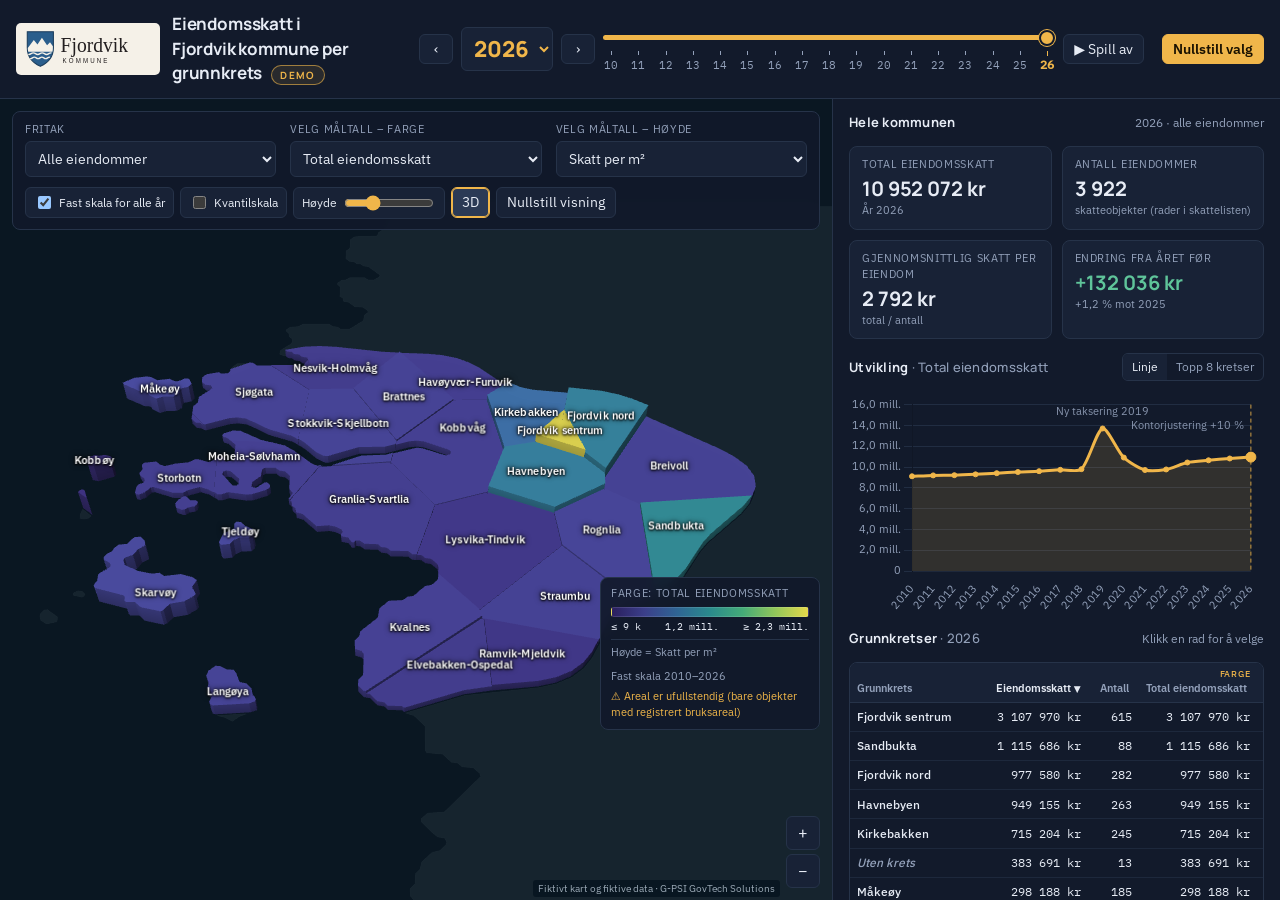
<file: demo-eiendomsskatt/index.html>
<!doctype html>
<html lang="nb">
<head>
<meta charset="utf-8">
<meta name="viewport" content="width=device-width,initial-scale=1">
<title>Eiendomsskatt per grunnkrets · demo</title>
<meta name="description" content="Demo av G-PSI Eiendomsskatt-kart: eiendomsskatt per grunnkrets 2010–2026 for den fiktive Fjordvik kommune. Fiktive data. Utviklet av G-PSI GovTech Solutions.">
<link rel="icon" href="assets/fjordvik-logo.svg">
<link rel="stylesheet" href="style.css">
</head>
<body>
<div class="app">
  <header class="top">
    <div class="brand">
      <img class="kommune-logo" id="kommuneLogo" src="assets/fjordvik-logo.svg" alt="Fjordvik kommune" width="144" height="44">
      <h1><span id="titleText">Eiendomsskatt i Fjordvik kommune per grunnkrets</span> <span class="demo-badge" id="demoBadge" title="Fiktiv kommune, fiktivt kart og fiktive tall – kun for demonstrasjon">Demo</span></h1>
    </div>
    <div class="yearbox" role="group" aria-label="År">
      <button class="btn icon" id="prevYear" title="Forrige år" aria-label="Forrige år">‹</button>
      <label class="sr" for="yearSelect">Velg år</label>
      <select class="yr num" id="yearSelect" aria-label="Velg år"></select>
      <button class="btn icon" id="nextYear" title="Neste år" aria-label="Neste år">›</button>
      <div class="year-track">
        <label class="sr" for="yearSlider">År på tidslinjen</label>
        <input type="range" id="yearSlider">
        <div class="year-ticks" id="yearTicks" role="group" aria-label="Velg år på tidslinjen"></div>
      </div>
      <button class="btn" id="playBtn" aria-pressed="false" title="Spill av årene">▶ Spill av</button>
    </div>
    <div class="ctl">
      <button class="btn primary" id="resetBtn">Nullstill valg</button>
    </div>
  </header>

  <main>
    <section id="mapwrap" aria-label="Kart over grunnkretser">
      <div id="map"></div>
      <div class="nomap" id="nomap">Kartet kunne ikke tegnes (WebGL mangler). Tabellen og grafene til høyre fungerer fortsatt.</div>
      <div class="mapbar">
        <button class="btn card" id="ctlToggle" aria-expanded="true" aria-controls="mapctl" hidden>⚙ Kartvalg</button>
        <div class="card mapctl" id="mapctl">
          <div class="field"><label for="fritakSel">Fritak</label>
            <select id="fritakSel">
              <option value="all">Alle eiendommer</option>
              <option value="tax">Kun skattepliktige</option>
              <option value="ex">Kun fritatte (§ 5 / § 7)</option>
            </select>
          </div>
          <div class="metric-fields">
            <div class="field"><label for="colorSel">Velg måltall – farge</label><select id="colorSel"></select></div>
            <div class="field" id="colorCategoryField" hidden><label id="colorCategoryLabel" for="colorCategory">Kategori – farge</label><select id="colorCategory"></select></div>
          </div>
          <div class="metric-fields">
            <div class="field"><label for="heightSel">Velg måltall – høyde</label><select id="heightSel"></select></div>
            <div class="field" id="heightCategoryField" hidden><label id="heightCategoryLabel" for="heightCategory">Kategori – høyde</label><select id="heightCategory"></select></div>
          </div>
          <div class="toggles">
            <label><input type="checkbox" id="fixedScale" checked> Fast skala for alle år</label>
            <label><input type="checkbox" id="quantScale"> Kvantilskala</label>
            <label>Høyde <input type="range" id="exag" min="0.2" max="3" step="0.1" value="1" aria-label="Høydeoverdrivelse"></label>
            <button class="btn" id="btn3d" aria-pressed="true">3D</button>
            <button class="btn" id="btnView" title="Tilbakestill kartvinkel">Nullstill visning</button>
          </div>
        </div>
      </div>
      <div class="card legend" id="legend"></div>
      <div class="card sel-chip" id="selChip" hidden>
        <div class="name"><span id="selName"></span><small id="selSub"></small></div>
        <button class="btn" id="selClear">Nullstill valg</button>
      </div>
      <div class="navbtns">
        <button class="btn" id="zoomIn" aria-label="Zoom inn">+</button>
        <button class="btn" id="zoomOut" aria-label="Zoom ut">−</button>
      </div>
      <div class="card tip" id="tip" role="tooltip"></div>
      <div class="map-credit" id="mapCredit">Fiktivt kart og fiktive data · G-PSI GovTech Solutions</div>
    </section>

    <aside class="panel">
      <div class="sec-h"><h2 id="scopeTitle">Hele kommunen</h2><span class="scope" id="scopeSub"></span></div>
      <div class="kpis" id="kpis"></div>

      <div class="sec-h">
        <h2><span id="chartHeading">Utvikling</span> <span id="chartMetricName" style="font-weight:500;color:var(--muted)"></span></h2>
        <div class="seg" id="chartViews" role="group" aria-label="Grafvisning">
          <button id="viewLine" aria-pressed="true">Linje</button>
          <button id="viewBars" aria-pressed="false">Topp 8 kretser</button>
        </div>
      </div>
      <div class="chartbox"><canvas id="chart" aria-label="Utvikling over tid"></canvas></div>

      <div class="sec-h"><h2>Grunnkretser <span id="tableYear" style="font-weight:500;color:var(--muted)"></span></h2>
        <span class="scope">Klikk en rad for å velge</span></div>
      <div class="tablewrap">
        <table id="tbl">
          <thead><tr>
            <th data-k="navn" aria-sort="none">Grunnkrets<span class="arr"></span></th>
            <th data-k="skatt" aria-sort="descending">Eiendomsskatt<span class="arr"></span></th>
            <th data-k="n" aria-sort="none">Antall<span class="arr"></span></th>
            <th data-k="colorValue" aria-sort="none"><small>Farge</small><span id="colorTableLabel"></span><span class="arr"></span></th>
            <th data-k="heightValue" id="heightTableHeader" aria-sort="none"><small>Høyde</small><span id="heightTableLabel"></span><span class="arr"></span></th>
            <th data-k="andel" aria-sort="none">Andel<span class="arr"></span></th>
          </tr></thead>
          <tbody></tbody>
          <tfoot></tfoot>
        </table>
      </div>
      <div class="table-note" id="tableMetricNote"></div>

      <div class="note" id="datanote">
        <h3>Datagrunnlag</h3>
        <div id="noteBody"></div>
      </div>
    </aside>
  </main>
</div>

<!-- Lokale biblioteker: ingen eksterne forespørsler (MapLibre GL 4.7.1, Chart.js 4.4.1) -->
<script src="vendor/maplibre-gl.js"></script>
<script src="vendor/chart.umd.min.js"></script>
<script src="data.js"></script>
<script src="app.js"></script>
</body>
</html>
</file>
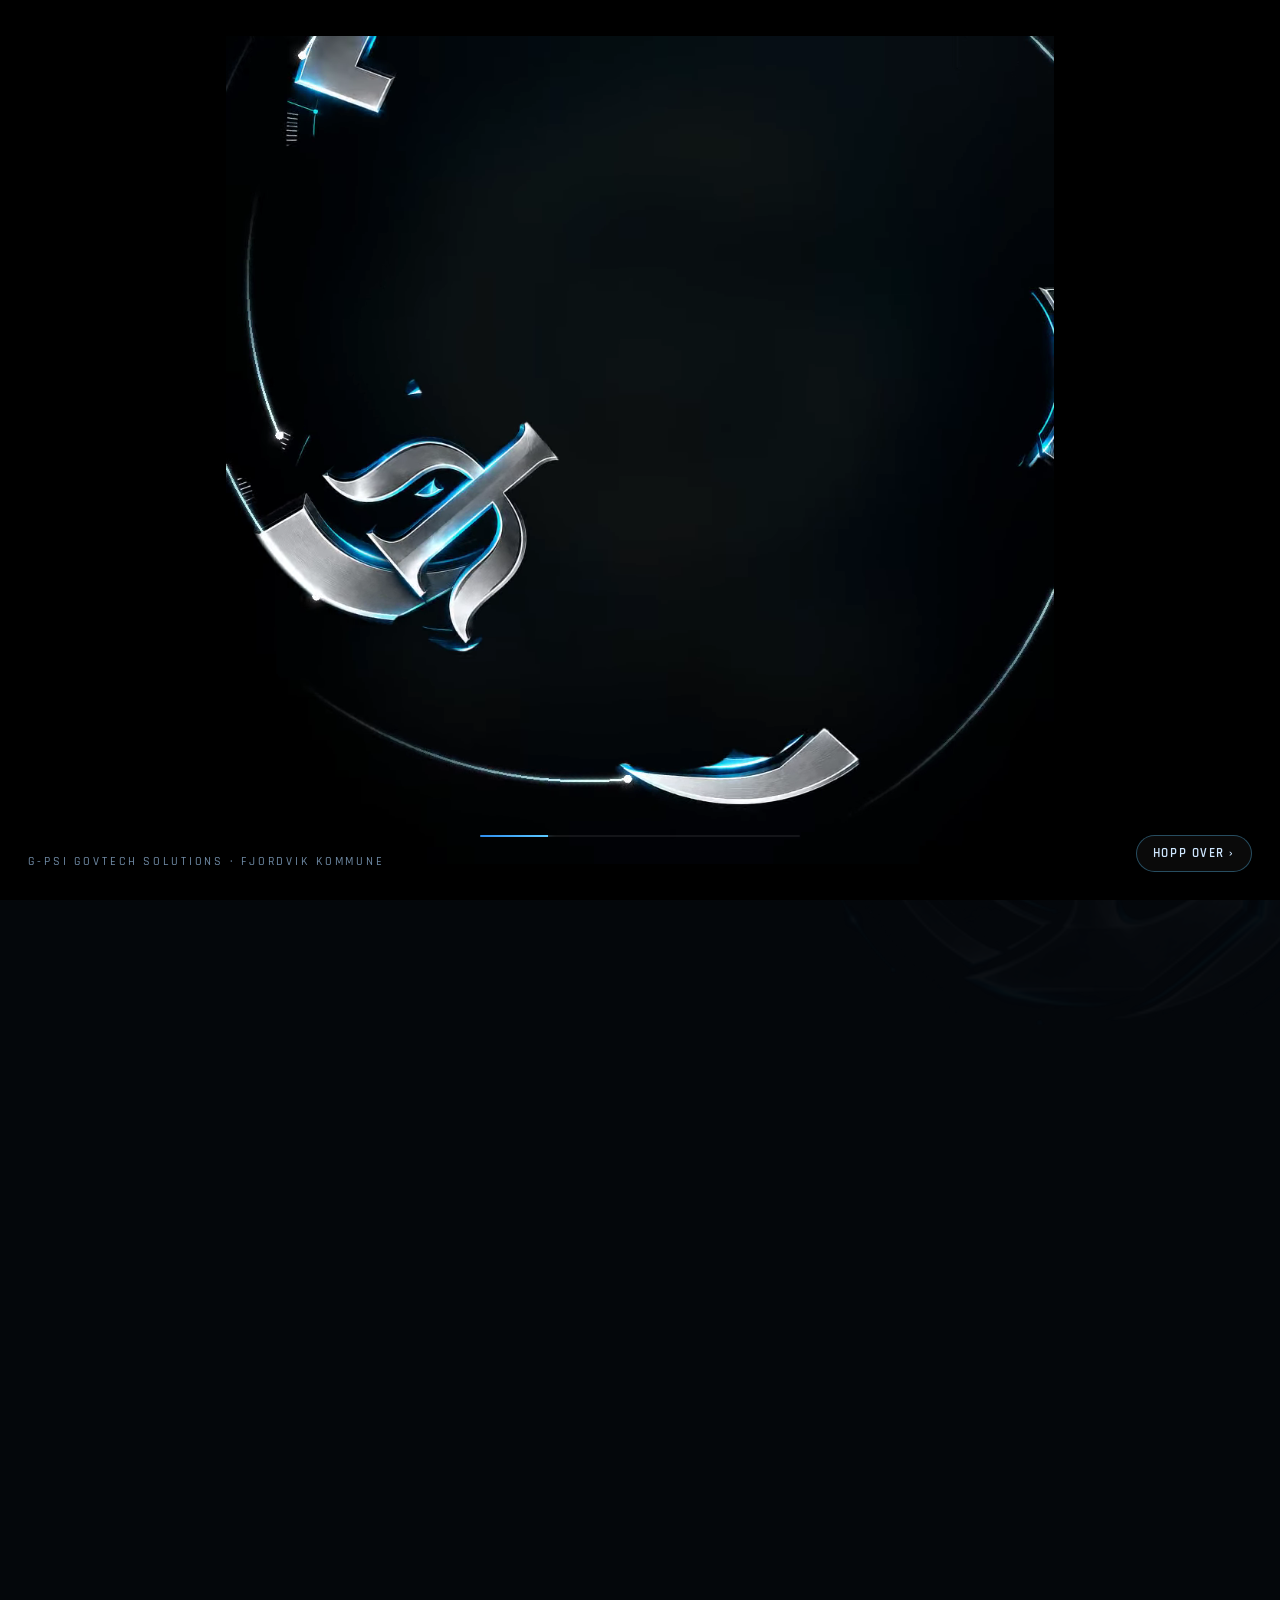
<file: demo-utgiftsanalyse/index.html>
<!doctype html>
<html lang="nb">
<head>
<meta charset="utf-8">
<meta name="viewport" content="width=device-width,initial-scale=1">
<title>Utgiftsanalyse · demo</title>
<meta name="description" content="Demo av G-PSI Utgiftsanalyse for kommuner 2016–2025: fakturagrunnlag og KOSTRA (SSB). Fiktiv kommune og fiktive data. Utviklet av G-PSI GovTech Solutions.">
<link rel="icon" type="image/png" href="assets/img/favicon.png">
<link rel="stylesheet" href="css/style.css">
</head>
<body class="intro-active">

<!-- ============================ INTRO ============================ -->
<div id="intro" role="dialog" aria-label="Intro">
  <video id="introVideo" muted playsinline preload="auto">
    <source src="assets/video/intro.mp4" type="video/mp4">
    <source src="assets/video/intro.webm" type="video/webm">
  </video>
  <div class="intro-sweep"></div>
  <button class="intro-play" id="introPlay" type="button">▶ START</button>
  <div class="intro-bar"><span id="introProgress"></span></div>
  <div class="intro-tag">G-PSI GovTech Solutions · <span data-client="name"></span></div>
  <button class="intro-skip" id="introSkip" type="button">Hopp over ›</button>
</div>

<!-- bakgrunn: kretsmønster + vannmerke -->
<svg class="bg-circuit" aria-hidden="true" width="100%" height="100%">
  <defs>
    <pattern id="circ" width="220" height="220" patternUnits="userSpaceOnUse">
      <path d="M0 40 H70 L90 60 H150 M150 60 V120 L170 140 H220 M30 220 V170 L50 150 H110 M110 150 V100" fill="none" stroke="rgba(92,200,255,.07)" stroke-width="1"/>
      <circle cx="150" cy="60" r="2.2" fill="rgba(92,200,255,.16)"/>
      <circle cx="110" cy="100" r="2.2" fill="rgba(92,200,255,.16)"/>
      <circle cx="70" cy="40" r="1.6" fill="rgba(92,200,255,.12)"/>
      <rect x="166" y="136" width="8" height="8" fill="none" stroke="rgba(92,200,255,.12)"/>
    </pattern>
  </defs>
  <rect width="100%" height="100%" fill="url(#circ)"/>
</svg>
<img class="bg-watermark" src="assets/img/gpsi-emblem.png" alt="" aria-hidden="true">

<div id="app">
  <!-- ============================ TOPP ============================ -->
  <header class="topbar">
    <div class="brand">
      <div class="emblem"><span class="ring"></span><img src="assets/img/gpsi-emblem.png" alt="G-PSI"></div>
      <div class="titles">
        <div class="titlerow"><h1>UTGIFTSANALYSE</h1><span class="demo-badge" id="demoBadge" title="Fiktiv kommune og fiktive tall – kun for demonstrasjon">Demo</span></div>
        <span class="sub"><b>G-PSI</b> Analytics · <span data-client="name"></span></span>
      </div>
    </div>
    <nav class="pagenav" aria-label="Sider">
      <button type="button" data-page="oversikt" aria-current="page" title="Oversikt">
        <svg viewBox="0 0 24 24" fill="currentColor"><rect x="3" y="3" width="8" height="8" rx="1.5"/><rect x="13" y="3" width="8" height="8" rx="1.5"/><rect x="3" y="13" width="8" height="8" rx="1.5"/><rect x="13" y="13" width="8" height="8" rx="1.5"/></svg><span>Oversikt</span></button>
      <button type="button" data-page="kategorier" title="Kategorianalyse">
        <svg viewBox="0 0 24 24" fill="none" stroke="currentColor" stroke-width="2" stroke-linecap="round"><path d="M4 20V10M10 20V4M16 20v-7M22 20H2"/></svg><span>Kategorier</span></button>
      <button type="button" data-page="leverandorer" title="Leverandører">
        <svg viewBox="0 0 24 24" fill="none" stroke="currentColor" stroke-width="2" stroke-linejoin="round"><path d="M2 7h12v9H2zM14 10h4l3 3v3h-7z"/><circle cx="6" cy="18" r="2" fill="currentColor"/><circle cx="17" cy="18" r="2" fill="currentColor"/></svg><span>Leverandører</span></button>
      <button type="button" data-page="kostra" title="KOSTRA">
        <svg viewBox="0 0 24 24" fill="none" stroke="currentColor" stroke-width="2" stroke-linejoin="round"><path d="M3 21h18M5 21V10l7-5 7 5v11M9 21v-6h6v6"/></svg><span>KOSTRA</span></button>
      <button type="button" data-page="transaksjoner" title="Transaksjoner">
        <svg viewBox="0 0 24 24" fill="none" stroke="currentColor" stroke-width="2" stroke-linecap="round"><path d="M8 6h13M8 12h13M8 18h13"/><circle cx="3.5" cy="6" r="1.2" fill="currentColor"/><circle cx="3.5" cy="12" r="1.2" fill="currentColor"/><circle cx="3.5" cy="18" r="1.2" fill="currentColor"/></svg><span>Transaksjoner</span></button>
      <button type="button" data-page="datakvalitet" title="Datakvalitet og metode">
        <svg viewBox="0 0 24 24" fill="none" stroke="currentColor" stroke-width="2" stroke-linejoin="round"><path d="M12 3l8 3v6c0 4.5-3.4 8.3-8 9-4.6-.7-8-4.5-8-9V6z"/><path d="M8.5 12l2.5 2.5 4.5-5"/></svg><span>Datakvalitet</span></button>
    </nav>
    <div class="client">
      <div class="client-logo" id="clientLogo" role="img" aria-label="Fjordvik kommune">
        <svg class="crest" viewBox="0 0 40 48" aria-hidden="true">
          <path d="M2 2h36v20c0 12-8 20-18 24C10 42 2 34 2 22z" fill="#2a5e8c" stroke="#c9d6e3" stroke-width="1.6"/>
          <path d="M2.8 22.5 11 12l5 6 6-9 7 10 4-4 4.2 5.5V22c0 2-.2 3.8-.6 5.5H3.4C3 25.8 2.8 24.2 2.8 22.5z" fill="#e9eef4"/>
          <path d="M4.2 31c3 0 3-2.2 6-2.2s3 2.2 6 2.2 3-2.2 6-2.2 3 2.2 6 2.2 3-2.2 6-2.2c.3 0 .6 0 .9.1M6.4 36.5c2.6 0 2.6-2 5.2-2s2.6 2 5.2 2 2.6-2 5.2-2 2.6 2 5.2 2 2.6-2 5.2-2" fill="none" stroke="#e9eef4" stroke-width="1.8" stroke-linecap="round"/>
        </svg>
        <span class="wordmark"><span data-client="short"></span><small>Kommune</small></span>
      </div>
      <div class="period">2016 – 2025<small>Regnskapsår</small></div>
      <button class="icon-btn" id="themeBtn" type="button" title="Bytt lyst/mørkt tema" aria-label="Bytt tema">
        <svg viewBox="0 0 24 24" fill="none" stroke="currentColor" stroke-width="2"><path d="M21 12.8A9 9 0 1 1 11.2 3a7 7 0 0 0 9.8 9.8z"/></svg>
      </button>
    </div>
  </header>

  <main>
    <!-- ======================= VERKTØYLINJE ======================= -->
    <div class="toolbar">
      <div id="toolbarLeft"></div>
      <div class="filters" id="filters">
        <div class="fld"><label for="fYear">År</label><div class="sel"><select id="fYear"></select></div></div>
        <div class="fld"><label for="fQ">Kvartal</label><div class="sel"><select id="fQ">
          <option value="">Alle</option><option value="1">K1</option><option value="2">K2</option><option value="3">K3</option><option value="4">K4</option></select></div></div>
        <div class="fld"><label for="fTO">Tjenesteområde</label><div class="sel"><select id="fTO"></select></div></div>
        <div class="fld"><label for="fReg">Regnskap</label><div class="sel"><select id="fReg">
          <option value="">Drift + investering</option><option value="drift">Drift</option><option value="inv">Investering</option></select></div></div>
        <div class="fld f-measure"><span class="lbl">Visning</span>
          <div class="seg" id="fMeasure" role="group" aria-label="Visning">
            <button type="button" data-m="nom" aria-pressed="true" title="Løpende kroner">Nominelt</button>
            <button type="button" data-m="real" aria-pressed="false" title="Faste 2025-kroner, deflatert med KPI (SSB 03014)">2025-kr</button>
            <button type="button" data-m="cap" aria-pressed="false" title="Kroner per innbygger (folkemengde 31.12)">Per innb.</button>
            <button type="button" data-m="capreal" aria-pressed="false" title="Faste 2025-kr per innbygger">Per innb. 2025-kr</button>
          </div></div>
        <div class="fld"><span class="lbl">&nbsp;</span><label class="switch" title="Ta med kompensasjonsberettiget merverdiavgift (art 429)"><input type="checkbox" id="fMva"> Inkl. mva</label></div>
        <div class="fld"><span class="lbl">&nbsp;</span><button class="reset" id="fReset" type="button" title="Nullstill alle filtre" aria-label="Nullstill filtre">
          <svg viewBox="0 0 24 24" fill="none" stroke="currentColor" stroke-width="2.2" stroke-linecap="round" stroke-linejoin="round"><path d="M9 14L4 9l5-5"/><path d="M4 9h10.5a5.5 5.5 0 0 1 0 11H11"/></svg></button></div>
      </div>
    </div>
    <div class="chips" id="chips"></div>

    <!-- ============================ OVERSIKT ============================ -->
    <section class="page active" id="p-oversikt" aria-label="Oversikt">
      <div id="ovWarn"></div>
      <div class="insights" id="insights" aria-label="Nøkkelfunn"></div>
      <div class="grid-ov">
        <div class="card c-bars">
          <div class="card-head"><div><h3>Utgifter etter tjenesteområde</h3><p class="cap" id="capBars">Drift og investering · klikk en stolpe for å filtrere</p></div></div>
          <div class="chart tall" id="chBars"></div>
          <div class="src" id="srcBars"></div>
        </div>
        <div class="card c-donut">
          <div class="card-head"><div><h3>Fordeling etter art</h3><p class="cap">KOSTRA-artsgrupper · klikk et segment for å filtrere</p></div></div>
          <div class="chart tall" id="chDonut"></div>
          <div class="src" id="srcDonut"></div>
        </div>
        <div class="card c-tree">
          <div class="card-head"><div><h3>Vare-/tjenestegruppe og konto</h3><p class="cap">Klikk en gruppe for å filtrere · ⊞ for å åpne</p></div></div>
          <div class="tree" id="tree"></div>
          <div class="src" id="srcTree"></div>
        </div>
        <div class="card c-trend">
          <div class="card-head"><div><h3>Utvikling 2016–2025</h3><p class="cap" id="trendCap">Nominelt og i faste 2025-kroner (KPI)</p></div>
            <div class="card-tools"><div class="seg" id="trendGran"><button type="button" data-g="y" aria-pressed="true">År</button><button type="button" data-g="q" aria-pressed="false">Kvartal</button><button type="button" data-g="m" aria-pressed="false">Måned</button></div></div></div>
          <div class="chart" id="chTrend"></div>
          <div class="src" id="srcTrend"></div>
        </div>
      </div>
    </section>

    <!-- ============================ KATEGORIER ============================ -->
    <section class="page" id="p-kategorier" aria-label="Kategorianalyse">
      <div class="card">
        <div class="card-head">
          <div><h3>Første og siste år, endring og CAGR</h3><p class="cap" id="catCap"></p></div>
          <div class="card-tools">
            <div class="seg" id="catSrc"><button type="button" data-s="kostra" aria-pressed="true">KOSTRA (SSB)</button><button type="button" data-s="faktura" aria-pressed="false">Fakturagrunnlag</button></div>
            <div class="sel"><select id="catDim" aria-label="Dimensjon"></select></div>
            <div class="sel"><select id="catFrom" aria-label="Fra år"></select></div>
            <div class="sel"><select id="catTo" aria-label="Til år"></select></div>
          </div>
        </div>
        <div id="catWarn"></div>
        <div class="dtable-wrap" id="catTable" style="max-height:none"></div>
        <div class="src" id="srcCat"></div>
      </div>
      <div class="grid-21 mt">
        <div class="card">
          <div class="card-head"><div><h3>Utvikling per kategori</h3><p class="cap" id="heatCap">Varmekart, beløp per år</p></div>
            <div class="card-tools"><div class="seg" id="heatMode"><button type="button" data-h="abs" aria-pressed="true">Beløp</button><button type="button" data-h="share" aria-pressed="false">Andel %</button><button type="button" data-h="idx" aria-pressed="false">Indeks</button></div></div></div>
          <div class="chart tall" id="chHeat"></div>
        </div>
        <div class="card">
          <div class="card-head"><div><h3>Bidrag til endring</h3><p class="cap" id="wfCap">Realendring fra første til siste år</p></div></div>
          <div class="chart tall" id="chWaterfall"></div>
        </div>
      </div>
    </section>

    <!-- ============================ LEVERANDØRER ============================ -->
    <section class="page" id="p-leverandorer" aria-label="Leverandører">
      <div class="grid-21">
        <div class="card">
          <div class="card-head"><div><h3>Største leverandører</h3><p class="cap">Topp 15 · klikk for å filtrere hele dashboardet</p></div></div>
          <div class="chart tall" id="chTopLev"></div>
          <div class="src" id="srcTopLev"></div>
        </div>
        <div class="card">
          <div class="card-head"><div><h3>Konsentrasjon</h3><p class="cap" id="paretoCap">Kumulativ andel av utgiftene</p></div></div>
          <div class="chart tall" id="chPareto"></div>
        </div>
      </div>
      <div class="grid-12 mt">
        <div class="card">
          <div class="card-head"><div><h3>Leverandørbransjer</h3><p class="cap">Bransje hovedkategori</p></div></div>
          <div class="chart tall" id="chBransje"></div>
        </div>
        <div class="card">
          <div class="card-head"><div><h3>Leverandørregister</h3><p class="cap" id="levCap"></p></div></div>
          <div class="tbl-tools">
            <div class="search"><svg viewBox="0 0 24 24" fill="none" stroke="currentColor" stroke-width="2"><circle cx="11" cy="11" r="7"/><path d="M20 20l-4-4"/></svg><input id="levSearch" type="search" placeholder="Søk leverandør eller bransje…"></div>
          </div>
          <div class="dtable-wrap" id="levTable" style="max-height:420px"></div>
        </div>
      </div>
    </section>

    <!-- ============================ KOSTRA ============================ -->
    <section class="page" id="p-kostra" aria-label="KOSTRA">
      <div class="kpis" id="kostraKpis"></div>
      <div class="grid-2 mt">
        <div class="card">
          <div class="card-head"><div><h3>Brutto driftsutgifter</h3><p class="cap">Mill. kr, nominelt og i faste 2025-kroner (KPI)</p></div></div>
          <div class="chart" id="chKTot"></div>
          <div class="src">Kilde: <b>SSB tabell 12362</b> (kommunekonsern, sum funksjoner 100–393), KPI fra <b>SSB 03014</b>, 2016–2025.</div>
        </div>
        <div class="card">
          <div class="card-head"><div><h3>Utgifter etter art</h3><p class="cap">Mill. kr, kommunekasse</p></div>
            <div class="card-tools"><div class="seg" id="kArtMode"><button type="button" data-a="nom" aria-pressed="true">Nominelt</button><button type="button" data-a="real" aria-pressed="false">2025-kr</button></div></div></div>
          <div class="chart" id="chKArt"></div>
          <div class="src">Kilde: <b>SSB tabell 12367</b> (kommunekasse), 2016–2025. Lønn er fratrukket sykelønnsrefusjon (art 710).</div>
        </div>
      </div>
      <div class="grid-21 mt">
        <div class="card">
          <div class="card-head"><div><h3>Per innbygger mot sammenlignbare kommuner</h3><p class="cap" id="kCmpCap"></p></div>
            <div class="card-tools">
              <div class="seg" id="kCmpArt"><button type="button" data-k="AGD10" aria-pressed="true">Brutto</button><button type="button" data-k="AGD2" aria-pressed="false">Netto</button></div>
              <div class="sel"><select id="kCmpYear" aria-label="År"></select></div>
            </div></div>
          <div class="chart" id="chKCmp" style="height:600px"></div>
          <div class="src">Kilde: <b>SSB tabell 12362</b>, kr per innbygger, KOSTRA-tjenesteområder (FGK). Områdene overlapper delvis (eiendomsforvaltning inngår også i andre områder).</div>
        </div>
        <div class="card">
          <div class="card-head"><div><h3>Totalt per innbygger</h3><p class="cap">Brutto driftsutgifter, kr per innbygger (nominelt)</p></div></div>
          <div class="chart" id="chKCap" style="height:600px"></div>
          <div class="src">Kilde: <b>SSB tabell 12362</b>. Brudd i KOSTRA-gruppene mellom 2019 og 2020.</div>
        </div>
      </div>
      <div class="grid-12 mt">
        <div class="card">
          <div class="card-head"><div><h3>Brutto investeringsutgifter</h3><p class="cap">Mill. kr, <span data-client="short"></span></p></div></div>
          <div class="chart" id="chKInv"></div>
          <div class="src">Kilde: <b>SSB tabell 12362</b> (AGI5), 2016–2025.</div>
        </div>
        <div class="card">
          <div class="card-head"><div><h3>Avvik mot KOSTRA-gruppe 6</h3><p class="cap" id="kDevCap"></p></div></div>
          <div class="dtable-wrap" id="kDevTable" style="max-height:380px"></div>
          <div class="src">Beregnet: (<span data-client="short"></span> − KOSTRA-gruppe 6) × innbyggere 31.12. Viser hva utgiftsnivået ville vært med gruppens nivå per innbygger – ikke et innsparingsestimat (struktur, bosettingsmønster og kvalitet er ikke justert).</div>
        </div>
      </div>
    </section>

    <!-- ============================ TRANSAKSJONER ============================ -->
    <section class="page" id="p-transaksjoner" aria-label="Transaksjoner">
      <div class="card">
        <div class="card-head"><div><h3>Fakturalinjer</h3><p class="cap" id="txCap"></p></div></div>
        <div class="tbl-tools">
          <div class="search"><svg viewBox="0 0 24 24" fill="none" stroke="currentColor" stroke-width="2"><circle cx="11" cy="11" r="7"/><path d="M20 20l-4-4"/></svg><input id="txSearch" type="search" placeholder="Søk leverandør, konto, funksjon, bilag…"></div>
          <button class="btn" id="txCsv" type="button">⭳ Last ned CSV</button>
          <span class="muted small" id="txInfo"></span>
        </div>
        <div class="dtable-wrap" id="txTable" style="max-height:640px"></div>
        <div class="pager" id="txPager"></div>
      </div>
    </section>

    <!-- ============================ DATAKVALITET ============================ -->
    <section class="page" id="p-datakvalitet" aria-label="Datakvalitet og metode">
      <div class="grid-2">
        <div class="card">
          <div class="card-head"><div><h3>Dekning: fakturagrunnlag mot KOSTRA</h3><p class="cap">Driftskjøp og overføringer (ekskl. mva), mill. kr</p></div></div>
          <div class="chart" id="chCov"></div>
          <div class="src">Fakturagrunnlag: <b data-src></b>, driftsregnskap, art 100–480 ekskl. 429. KOSTRA: <b>SSB 12367</b> kommunekasse, AGD50 + AGD51 + AG34.</div>
        </div>
        <div class="card">
          <div class="card-head"><div><h3>Fakturalinjer per måned og bilagsserie</h3><p class="cap">Antall utgiftslinjer i uttrekket per måned</p></div></div>
          <div class="chart" id="chLines"></div>
          <div class="src">Kilde: <b data-src></b>, bilagsnummer gruppert etter serie.</div>
        </div>
      </div>
      <div class="grid-2 mt">
        <div class="card">
          <h3>Hendelser og brudd i seriene</h3>
          <p class="cap">Fakta = dokumentert i data · Hypotese = mulig forklaring som må verifiseres</p>
          <div class="events" id="events"></div>
        </div>
        <div class="card method" id="method"></div>
      </div>
    </section>
  </main>

  <footer>
    <div class="by"><img src="assets/img/gpsi-logo.png" alt="G-PSI GovTech Solutions"><div><b>G-PSI GOVTECH SOLUTIONS</b><br>Utgiftsanalyse for <span data-client="name"></span> · <span id="genDate"></span></div></div>
    <div id="footSrc"></div>
  </footer>
</div>

<script src="js/vendor/echarts.min.js"></script>
<script src="js/data.js"></script>
<script src="js/app.js"></script>
</body>
</html>
</file>
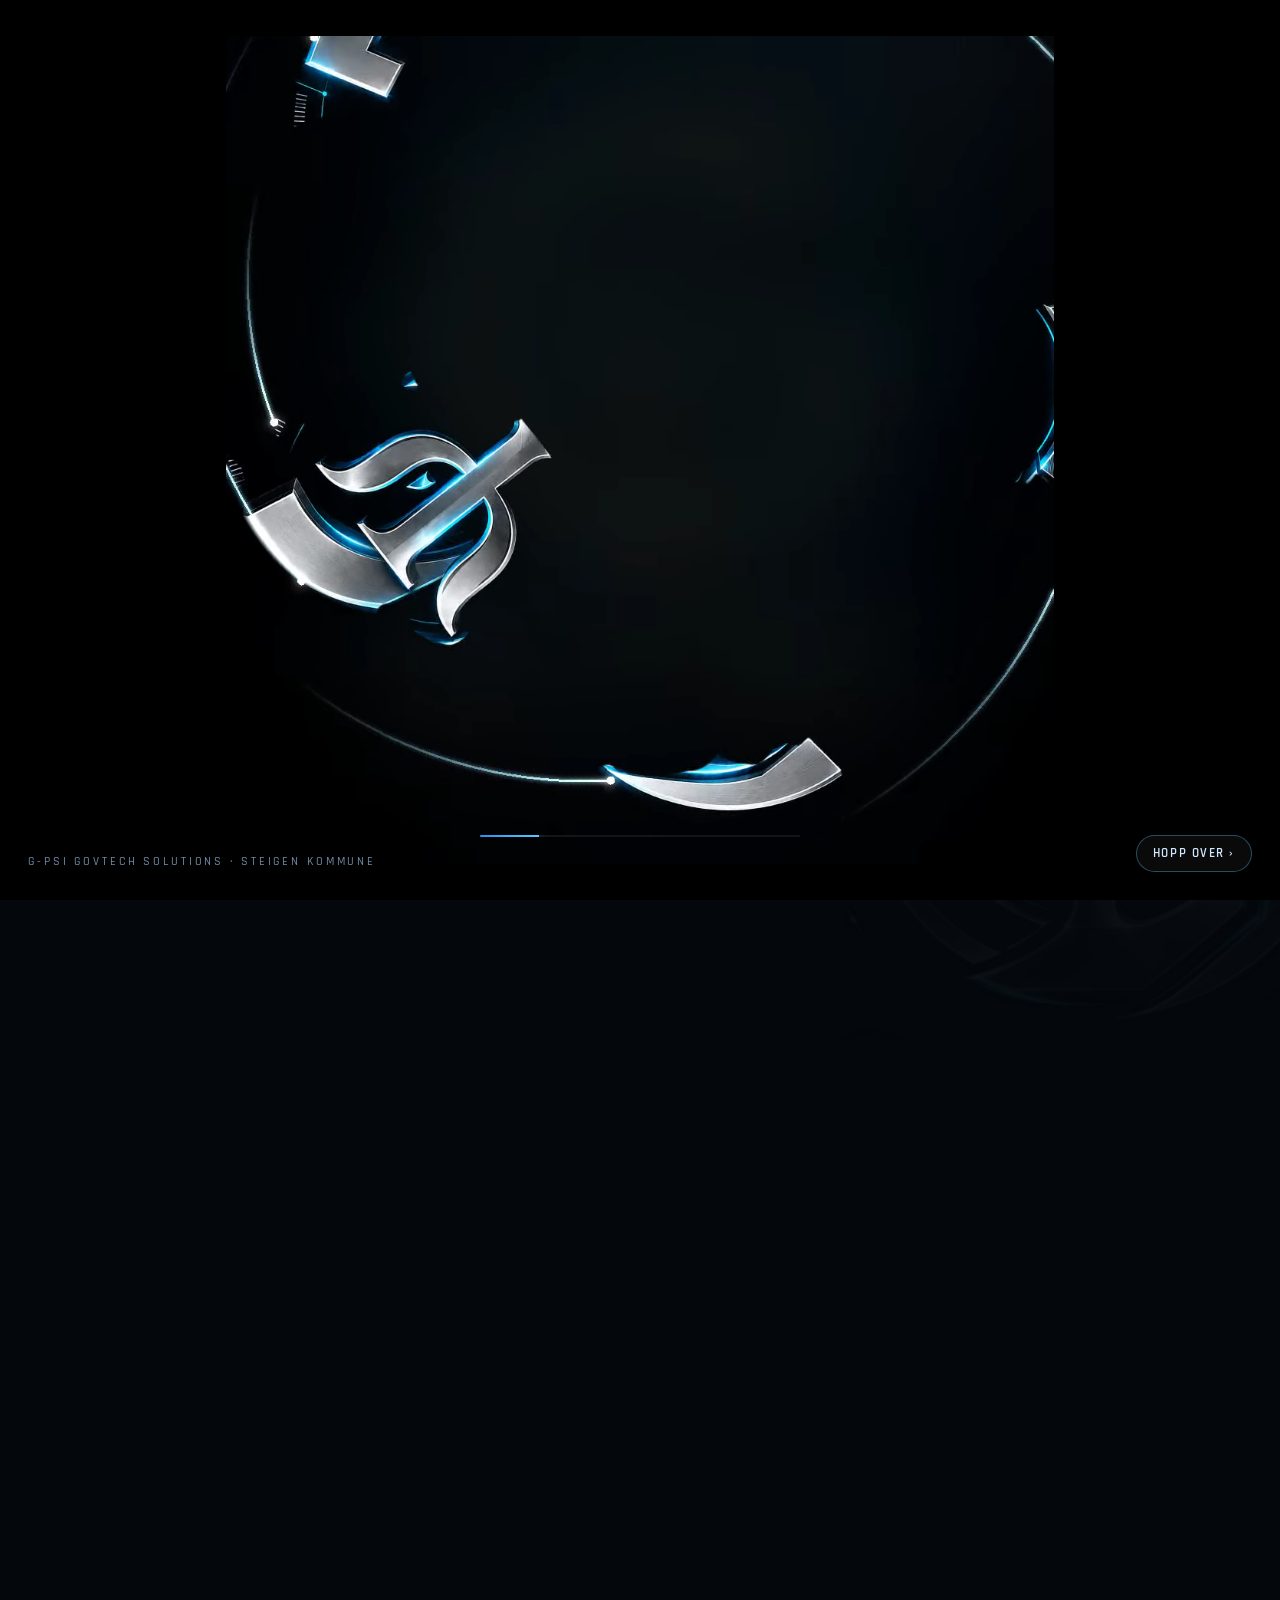
<file: steigen-utgiftsanalyse/index.html>
<!doctype html>
<html lang="nb">
<head>
<meta charset="utf-8">
<meta name="viewport" content="width=device-width,initial-scale=1">
<title>Utgiftsanalyse Steigen</title>
<meta name="description" content="Utgiftsanalyse for Steigen kommune 2016–2025: fakturagrunnlag (Ready2.xlsm) og KOSTRA (SSB). Utviklet av G-PSI GovTech Solutions.">
<link rel="icon" type="image/png" href="assets/img/favicon.png">
<link rel="stylesheet" href="css/style.css">
</head>
<body class="intro-active">

<!-- ============================ INTRO ============================ -->
<div id="intro" role="dialog" aria-label="Intro">
  <video id="introVideo" muted playsinline preload="auto">
    <source src="assets/video/intro.mp4" type="video/mp4">
    <source src="assets/video/intro.webm" type="video/webm">
  </video>
  <div class="intro-sweep"></div>
  <button class="intro-play" id="introPlay" type="button">▶ START</button>
  <div class="intro-bar"><span id="introProgress"></span></div>
  <div class="intro-tag">G-PSI GovTech Solutions · Steigen kommune</div>
  <button class="intro-skip" id="introSkip" type="button">Hopp over ›</button>
</div>

<!-- bakgrunn: kretsmønster + vannmerke -->
<svg class="bg-circuit" aria-hidden="true" width="100%" height="100%">
  <defs>
    <pattern id="circ" width="220" height="220" patternUnits="userSpaceOnUse">
      <path d="M0 40 H70 L90 60 H150 M150 60 V120 L170 140 H220 M30 220 V170 L50 150 H110 M110 150 V100" fill="none" stroke="rgba(92,200,255,.07)" stroke-width="1"/>
      <circle cx="150" cy="60" r="2.2" fill="rgba(92,200,255,.16)"/>
      <circle cx="110" cy="100" r="2.2" fill="rgba(92,200,255,.16)"/>
      <circle cx="70" cy="40" r="1.6" fill="rgba(92,200,255,.12)"/>
      <rect x="166" y="136" width="8" height="8" fill="none" stroke="rgba(92,200,255,.12)"/>
    </pattern>
  </defs>
  <rect width="100%" height="100%" fill="url(#circ)"/>
</svg>
<img class="bg-watermark" src="assets/img/gpsi-emblem.png" alt="" aria-hidden="true">

<div id="app">
  <!-- ============================ TOPP ============================ -->
  <header class="topbar">
    <div class="brand">
      <div class="emblem"><span class="ring"></span><img src="assets/img/gpsi-emblem.png" alt="G-PSI"></div>
      <div class="titles">
        <h1>UTGIFTSANALYSE</h1>
        <span class="sub"><b>G-PSI</b> Analytics · Steigen kommune</span>
      </div>
    </div>
    <nav class="pagenav" aria-label="Sider">
      <button type="button" data-page="oversikt" aria-current="page" title="Oversikt">
        <svg viewBox="0 0 24 24" fill="currentColor"><rect x="3" y="3" width="8" height="8" rx="1.5"/><rect x="13" y="3" width="8" height="8" rx="1.5"/><rect x="3" y="13" width="8" height="8" rx="1.5"/><rect x="13" y="13" width="8" height="8" rx="1.5"/></svg><span>Oversikt</span></button>
      <button type="button" data-page="kategorier" title="Kategorianalyse">
        <svg viewBox="0 0 24 24" fill="none" stroke="currentColor" stroke-width="2" stroke-linecap="round"><path d="M4 20V10M10 20V4M16 20v-7M22 20H2"/></svg><span>Kategorier</span></button>
      <button type="button" data-page="leverandorer" title="Leverandører">
        <svg viewBox="0 0 24 24" fill="none" stroke="currentColor" stroke-width="2" stroke-linejoin="round"><path d="M2 7h12v9H2zM14 10h4l3 3v3h-7z"/><circle cx="6" cy="18" r="2" fill="currentColor"/><circle cx="17" cy="18" r="2" fill="currentColor"/></svg><span>Leverandører</span></button>
      <button type="button" data-page="kostra" title="KOSTRA">
        <svg viewBox="0 0 24 24" fill="none" stroke="currentColor" stroke-width="2" stroke-linejoin="round"><path d="M3 21h18M5 21V10l7-5 7 5v11M9 21v-6h6v6"/></svg><span>KOSTRA</span></button>
      <button type="button" data-page="transaksjoner" title="Transaksjoner">
        <svg viewBox="0 0 24 24" fill="none" stroke="currentColor" stroke-width="2" stroke-linecap="round"><path d="M8 6h13M8 12h13M8 18h13"/><circle cx="3.5" cy="6" r="1.2" fill="currentColor"/><circle cx="3.5" cy="12" r="1.2" fill="currentColor"/><circle cx="3.5" cy="18" r="1.2" fill="currentColor"/></svg><span>Transaksjoner</span></button>
      <button type="button" data-page="datakvalitet" title="Datakvalitet og metode">
        <svg viewBox="0 0 24 24" fill="none" stroke="currentColor" stroke-width="2" stroke-linejoin="round"><path d="M12 3l8 3v6c0 4.5-3.4 8.3-8 9-4.6-.7-8-4.5-8-9V6z"/><path d="M8.5 12l2.5 2.5 4.5-5"/></svg><span>Datakvalitet</span></button>
    </nav>
    <div class="client">
      <img id="clientLogo" src="assets/img/steigen-logo-light.png" alt="Steigen kommune">
      <div class="period">2016 – 2025<small>Regnskapsår</small></div>
      <button class="icon-btn" id="themeBtn" type="button" title="Bytt lyst/mørkt tema" aria-label="Bytt tema">
        <svg viewBox="0 0 24 24" fill="none" stroke="currentColor" stroke-width="2"><path d="M21 12.8A9 9 0 1 1 11.2 3a7 7 0 0 0 9.8 9.8z"/></svg>
      </button>
    </div>
  </header>

  <main>
    <!-- ======================= VERKTØYLINJE ======================= -->
    <div class="toolbar">
      <div id="toolbarLeft"></div>
      <div class="filters" id="filters">
        <div class="fld"><label for="fYear">År</label><div class="sel"><select id="fYear"></select></div></div>
        <div class="fld"><label for="fQ">Kvartal</label><div class="sel"><select id="fQ">
          <option value="">Alle</option><option value="1">K1</option><option value="2">K2</option><option value="3">K3</option><option value="4">K4</option></select></div></div>
        <div class="fld"><label for="fTO">Tjenesteområde</label><div class="sel"><select id="fTO"></select></div></div>
        <div class="fld"><label for="fReg">Regnskap</label><div class="sel"><select id="fReg">
          <option value="">Drift + investering</option><option value="drift">Drift</option><option value="inv">Investering</option></select></div></div>
        <div class="fld f-measure"><span class="lbl">Visning</span>
          <div class="seg" id="fMeasure" role="group" aria-label="Visning">
            <button type="button" data-m="nom" aria-pressed="true" title="Løpende kroner">Nominelt</button>
            <button type="button" data-m="real" aria-pressed="false" title="Faste 2025-kroner, deflatert med KPI (SSB 03014)">2025-kr</button>
            <button type="button" data-m="cap" aria-pressed="false" title="Kroner per innbygger (folkemengde 31.12)">Per innb.</button>
            <button type="button" data-m="capreal" aria-pressed="false" title="Faste 2025-kr per innbygger">Per innb. 2025-kr</button>
          </div></div>
        <div class="fld"><span class="lbl">&nbsp;</span><label class="switch" title="Ta med kompensasjonsberettiget merverdiavgift (art 429)"><input type="checkbox" id="fMva"> Inkl. mva</label></div>
        <div class="fld"><span class="lbl">&nbsp;</span><button class="reset" id="fReset" type="button" title="Nullstill alle filtre" aria-label="Nullstill filtre">
          <svg viewBox="0 0 24 24" fill="none" stroke="currentColor" stroke-width="2.2" stroke-linecap="round" stroke-linejoin="round"><path d="M9 14L4 9l5-5"/><path d="M4 9h10.5a5.5 5.5 0 0 1 0 11H11"/></svg></button></div>
      </div>
    </div>
    <div class="chips" id="chips"></div>

    <!-- ============================ OVERSIKT ============================ -->
    <section class="page active" id="p-oversikt" aria-label="Oversikt">
      <div class="warnbox" id="ovWarn"></div>
      <div class="grid-ov">
        <div class="card c-bars">
          <div class="card-head"><div><h3>Utgifter etter tjenesteområde</h3><p class="cap" id="capBars">Drift og investering · klikk en stolpe for å filtrere</p></div></div>
          <div class="chart tall" id="chBars"></div>
          <div class="src" id="srcBars"></div>
        </div>
        <div class="card c-donut">
          <div class="card-head"><div><h3>Fordeling etter art</h3><p class="cap">KOSTRA-artsgrupper · klikk et segment for å filtrere</p></div></div>
          <div class="chart tall" id="chDonut"></div>
          <div class="src" id="srcDonut"></div>
        </div>
        <div class="card c-tree">
          <div class="card-head"><div><h3>Vare-/tjenestegruppe og konto</h3><p class="cap">Klikk en gruppe for å filtrere · ⊞ for å åpne</p></div></div>
          <div class="tree" id="tree"></div>
          <div class="src" id="srcTree"></div>
        </div>
        <div class="card c-trend">
          <div class="card-head"><div><h3>Utvikling 2016–2025</h3><p class="cap" id="trendCap">Nominelt og i faste 2025-kroner (KPI)</p></div>
            <div class="card-tools"><div class="seg" id="trendGran"><button type="button" data-g="y" aria-pressed="true">År</button><button type="button" data-g="q" aria-pressed="false">Kvartal</button><button type="button" data-g="m" aria-pressed="false">Måned</button></div></div></div>
          <div class="chart" id="chTrend"></div>
          <div class="src" id="srcTrend"></div>
        </div>
      </div>
    </section>

    <!-- ============================ KATEGORIER ============================ -->
    <section class="page" id="p-kategorier" aria-label="Kategorianalyse">
      <div class="card">
        <div class="card-head">
          <div><h3>Første og siste år, endring og CAGR</h3><p class="cap" id="catCap"></p></div>
          <div class="card-tools">
            <div class="seg" id="catSrc"><button type="button" data-s="kostra" aria-pressed="true">KOSTRA (SSB)</button><button type="button" data-s="faktura" aria-pressed="false">Fakturagrunnlag</button></div>
            <div class="sel"><select id="catDim" aria-label="Dimensjon"></select></div>
            <div class="sel"><select id="catFrom" aria-label="Fra år"></select></div>
            <div class="sel"><select id="catTo" aria-label="Til år"></select></div>
          </div>
        </div>
        <div id="catWarn"></div>
        <div class="dtable-wrap" id="catTable" style="max-height:none"></div>
        <div class="src" id="srcCat"></div>
      </div>
      <div class="grid-21 mt">
        <div class="card">
          <div class="card-head"><div><h3>Utvikling per kategori</h3><p class="cap" id="heatCap">Varmekart, beløp per år</p></div>
            <div class="card-tools"><div class="seg" id="heatMode"><button type="button" data-h="abs" aria-pressed="true">Beløp</button><button type="button" data-h="share" aria-pressed="false">Andel %</button><button type="button" data-h="idx" aria-pressed="false">Indeks</button></div></div></div>
          <div class="chart tall" id="chHeat"></div>
        </div>
        <div class="card">
          <div class="card-head"><div><h3>Bidrag til endring</h3><p class="cap" id="wfCap">Realendring fra første til siste år</p></div></div>
          <div class="chart tall" id="chWaterfall"></div>
        </div>
      </div>
    </section>

    <!-- ============================ LEVERANDØRER ============================ -->
    <section class="page" id="p-leverandorer" aria-label="Leverandører">
      <div class="grid-21">
        <div class="card">
          <div class="card-head"><div><h3>Største leverandører</h3><p class="cap">Topp 15 · klikk for å filtrere hele dashboardet</p></div></div>
          <div class="chart tall" id="chTopLev"></div>
          <div class="src" id="srcTopLev"></div>
        </div>
        <div class="card">
          <div class="card-head"><div><h3>Konsentrasjon</h3><p class="cap" id="paretoCap">Kumulativ andel av utgiftene</p></div></div>
          <div class="chart tall" id="chPareto"></div>
        </div>
      </div>
      <div class="grid-12 mt">
        <div class="card">
          <div class="card-head"><div><h3>Leverandørbransjer</h3><p class="cap">Bransje hovedkategori</p></div></div>
          <div class="chart tall" id="chBransje"></div>
        </div>
        <div class="card">
          <div class="card-head"><div><h3>Leverandørregister</h3><p class="cap" id="levCap"></p></div></div>
          <div class="tbl-tools">
            <div class="search"><svg viewBox="0 0 24 24" fill="none" stroke="currentColor" stroke-width="2"><circle cx="11" cy="11" r="7"/><path d="M20 20l-4-4"/></svg><input id="levSearch" type="search" placeholder="Søk leverandør eller bransje…"></div>
          </div>
          <div class="dtable-wrap" id="levTable" style="max-height:420px"></div>
        </div>
      </div>
    </section>

    <!-- ============================ KOSTRA ============================ -->
    <section class="page" id="p-kostra" aria-label="KOSTRA">
      <div class="kpis" id="kostraKpis"></div>
      <div class="grid-2 mt">
        <div class="card">
          <div class="card-head"><div><h3>Brutto driftsutgifter</h3><p class="cap">Mill. kr, nominelt og i faste 2025-kroner (KPI)</p></div></div>
          <div class="chart" id="chKTot"></div>
          <div class="src">Kilde: <b>SSB tabell 12362</b> (kommunekonsern, sum funksjoner 100–393), KPI fra <b>SSB 03014</b>, 2016–2025.</div>
        </div>
        <div class="card">
          <div class="card-head"><div><h3>Utgifter etter art</h3><p class="cap">Mill. kr, kommunekasse</p></div>
            <div class="card-tools"><div class="seg" id="kArtMode"><button type="button" data-a="nom" aria-pressed="true">Nominelt</button><button type="button" data-a="real" aria-pressed="false">2025-kr</button></div></div></div>
          <div class="chart" id="chKArt"></div>
          <div class="src">Kilde: <b>SSB tabell 12367</b> (kommunekasse), 2016–2025. Lønn er fratrukket sykelønnsrefusjon (art 710).</div>
        </div>
      </div>
      <div class="grid-21 mt">
        <div class="card">
          <div class="card-head"><div><h3>Per innbygger mot sammenlignbare kommuner</h3><p class="cap" id="kCmpCap"></p></div>
            <div class="card-tools">
              <div class="seg" id="kCmpArt"><button type="button" data-k="AGD10" aria-pressed="true">Brutto</button><button type="button" data-k="AGD2" aria-pressed="false">Netto</button></div>
              <div class="sel"><select id="kCmpYear" aria-label="År"></select></div>
            </div></div>
          <div class="chart" id="chKCmp" style="height:600px"></div>
          <div class="src">Kilde: <b>SSB tabell 12362</b>, kr per innbygger, KOSTRA-tjenesteområder (FGK). Områdene overlapper delvis (eiendomsforvaltning inngår også i andre områder).</div>
        </div>
        <div class="card">
          <div class="card-head"><div><h3>Totalt per innbygger</h3><p class="cap">Brutto driftsutgifter, kr per innbygger (nominelt)</p></div></div>
          <div class="chart" id="chKCap" style="height:600px"></div>
          <div class="src">Kilde: <b>SSB tabell 12362</b>. Brudd i KOSTRA-gruppene mellom 2019 og 2020.</div>
        </div>
      </div>
      <div class="grid-12 mt">
        <div class="card">
          <div class="card-head"><div><h3>Brutto investeringsutgifter</h3><p class="cap">Mill. kr, Steigen</p></div></div>
          <div class="chart" id="chKInv"></div>
          <div class="src">Kilde: <b>SSB tabell 12362</b> (AGI5), 2016–2025.</div>
        </div>
        <div class="card">
          <div class="card-head"><div><h3>Avvik mot KOSTRA-gruppe 6</h3><p class="cap" id="kDevCap"></p></div></div>
          <div class="dtable-wrap" id="kDevTable" style="max-height:380px"></div>
          <div class="src">Beregnet: (Steigen − KOSTRA-gruppe 6) × innbyggere 31.12. Viser hva utgiftsnivået ville vært med gruppens nivå per innbygger – ikke et innsparingsestimat (struktur, bosettingsmønster og kvalitet er ikke justert).</div>
        </div>
      </div>
    </section>

    <!-- ============================ TRANSAKSJONER ============================ -->
    <section class="page" id="p-transaksjoner" aria-label="Transaksjoner">
      <div class="card">
        <div class="card-head"><div><h3>Fakturalinjer</h3><p class="cap" id="txCap"></p></div></div>
        <div class="tbl-tools">
          <div class="search"><svg viewBox="0 0 24 24" fill="none" stroke="currentColor" stroke-width="2"><circle cx="11" cy="11" r="7"/><path d="M20 20l-4-4"/></svg><input id="txSearch" type="search" placeholder="Søk leverandør, konto, funksjon, bilag…"></div>
          <button class="btn" id="txCsv" type="button">⭳ Last ned CSV</button>
          <span class="muted small" id="txInfo"></span>
        </div>
        <div class="dtable-wrap" id="txTable" style="max-height:640px"></div>
        <div class="pager" id="txPager"></div>
      </div>
    </section>

    <!-- ============================ DATAKVALITET ============================ -->
    <section class="page" id="p-datakvalitet" aria-label="Datakvalitet og metode">
      <div class="grid-2">
        <div class="card">
          <div class="card-head"><div><h3>Dekning: fakturagrunnlag mot KOSTRA</h3><p class="cap">Driftskjøp og overføringer (ekskl. mva), mill. kr</p></div></div>
          <div class="chart" id="chCov"></div>
          <div class="src">Fakturagrunnlag: <b>Ready2.xlsm</b>, driftsregnskap, art 100–480 ekskl. 429. KOSTRA: <b>SSB 12367</b> kommunekasse, AGD50 + AGD51 + AG34.</div>
        </div>
        <div class="card">
          <div class="card-head"><div><h3>Fakturalinjer per måned og bilagsserie</h3><p class="cap">Antall utgiftslinjer i uttrekket per måned</p></div></div>
          <div class="chart" id="chLines"></div>
          <div class="src">Kilde: <b>Ready2.xlsm</b>, bilagsnummer gruppert etter serie.</div>
        </div>
      </div>
      <div class="grid-2 mt">
        <div class="card">
          <h3>Hendelser og brudd i seriene</h3>
          <p class="cap">Fakta = dokumentert i data · Hypotese = mulig forklaring som må verifiseres</p>
          <div class="events" id="events"></div>
        </div>
        <div class="card method" id="method"></div>
      </div>
    </section>
  </main>

  <footer>
    <div class="by"><img src="assets/img/gpsi-logo.png" alt="G-PSI GovTech Solutions"><div><b>G-PSI GOVTECH SOLUTIONS</b><br>Utgiftsanalyse for Steigen kommune · <span id="genDate"></span></div></div>
    <div>Data: Ready2.xlsm (fakturagrunnlag) · SSB KOSTRA 12362/12367 · SSB 03014 (KPI) · SSB 07459 (folkemengde)</div>
  </footer>
</div>

<script src="js/vendor/echarts.min.js"></script>
<script src="js/data.js"></script>
<script src="js/app.js"></script>
</body>
</html>
</file>
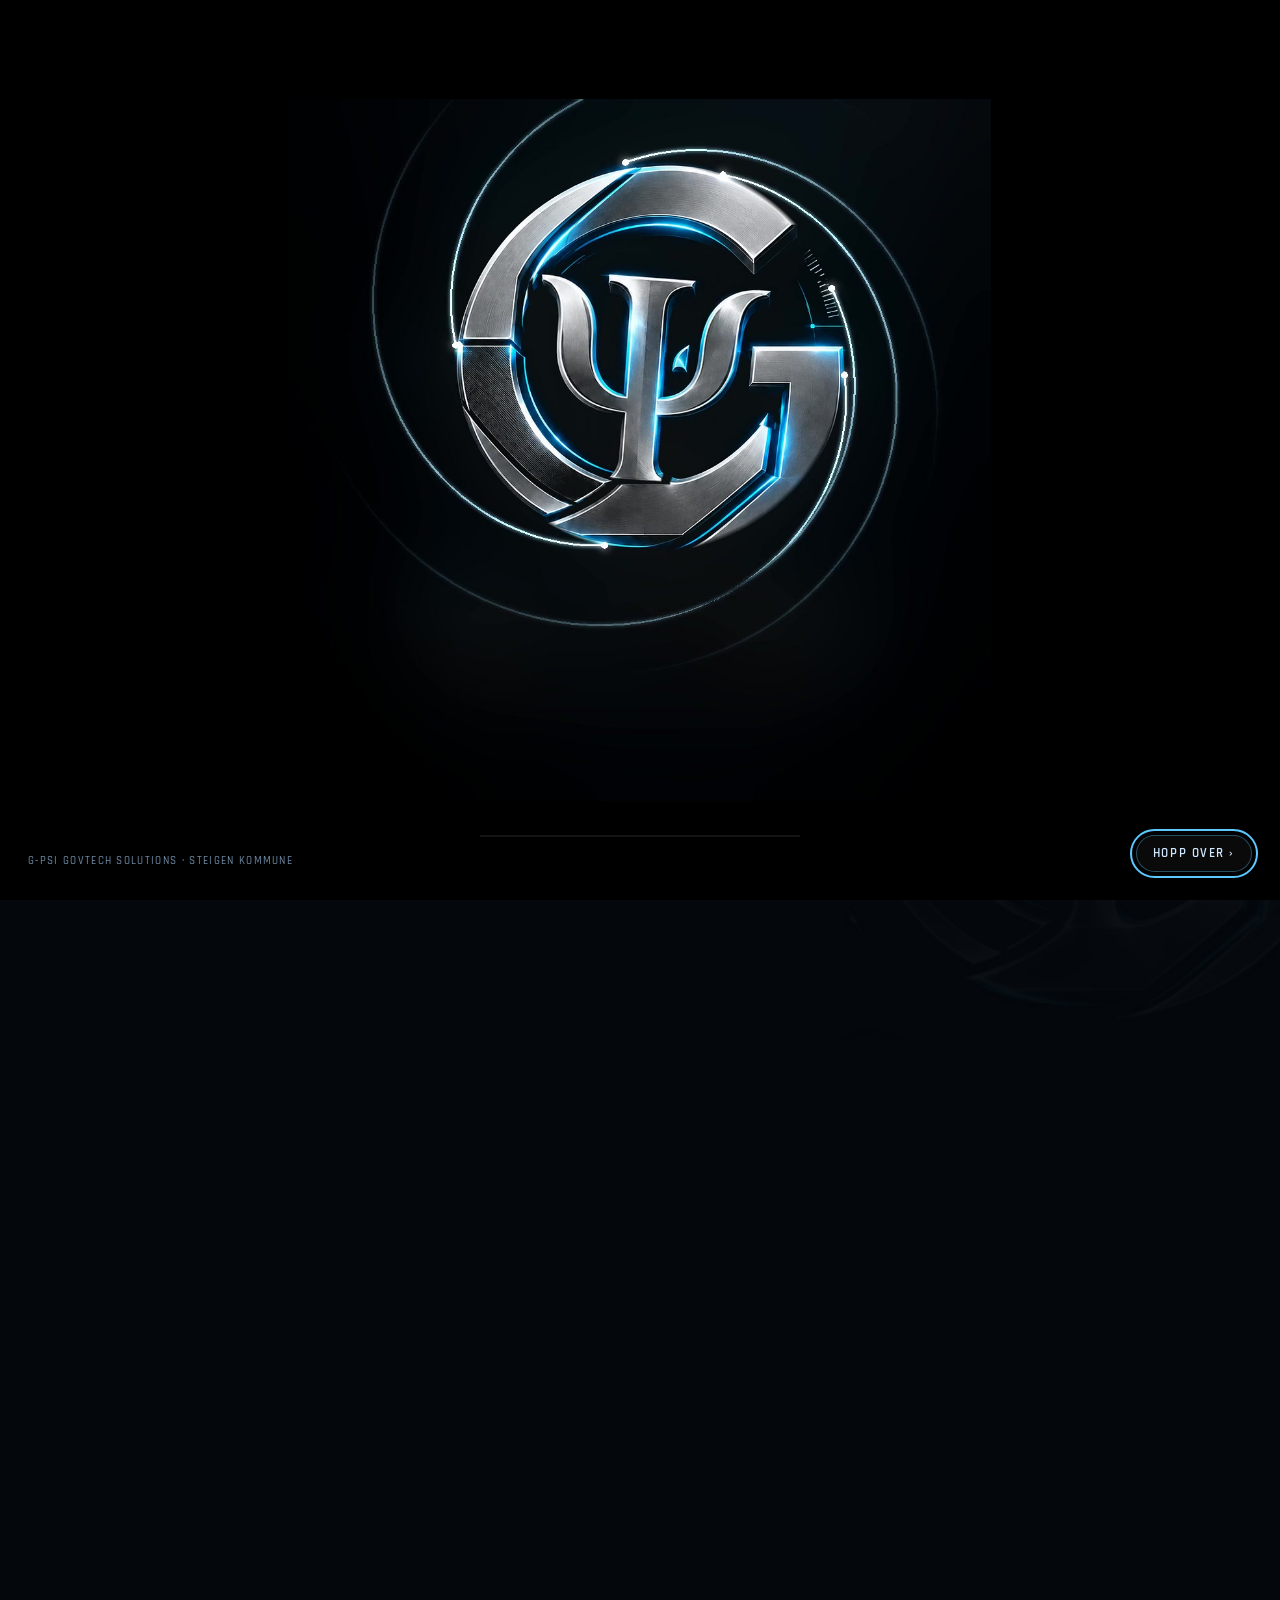
<file: Steigen/index.html>
<!doctype html>
<html lang="nb">
<head>
<meta charset="utf-8">
<meta http-equiv="Content-Security-Policy" content="default-src 'none'; script-src 'self' ; style-src 'self' 'unsafe-inline'; img-src 'self' data: blob:; font-src 'self' data:; media-src 'self' data:; worker-src 'self' blob:; connect-src 'self' https://tiles.openfreemap.org; object-src 'none'; base-uri 'none'; form-action 'none'">
<meta name="viewport" content="width=device-width,initial-scale=1">
<title>Steigen | G-PSI Analytics</title>
<meta name="description" content="Utgiftsanalyse for Steigen kommune 2016–2025: fakturagrunnlag fra databasen og KOSTRA (SSB). Utviklet av G-PSI GovTech Solutions.">
<link rel="icon" type="image/png" href="assets/img/favicon.png">
<link rel="stylesheet" href="js/vendor/maplibre-gl.css">
<link rel="stylesheet" href="css/style.css">
<link rel="stylesheet" href="css/calculator.css">
<link rel="stylesheet" href="css/property.css">
<link rel="stylesheet" href="css/integration.css">
</head>
<body class="intro-active">
<a class="skip-link" href="#mainContent">Gå til innhold</a>
<noscript><p>Aktiver JavaScript for å bruke analyseverktøyene.</p></noscript>

<!-- ============================ INTRO ============================ -->
<div id="intro" role="dialog" aria-modal="true" aria-label="Introduksjon">
  <video id="introVideo" muted playsinline preload="metadata" poster="assets/img/intro-poster.jpg" aria-label="Animert G-PSI-logo">
    <source src="assets/video/intro.mp4" type="video/mp4">
  </video>
  <div class="intro-sweep"></div>
  <button class="intro-play" id="introPlay" type="button">Start introduksjon</button>
  <div class="intro-bar"><span id="introProgress"></span></div>
  <div class="intro-tag">G-PSI GovTech Solutions · Steigen kommune</div>
  <button class="intro-skip" id="introSkip" type="button">Hopp over ›</button>
</div>

<!-- bakgrunn: kretsmønster + vannmerke -->
<svg class="bg-circuit" aria-hidden="true" width="100%" height="100%">
  <defs>
    <pattern id="circ" width="220" height="220" patternUnits="userSpaceOnUse">
      <path d="M0 40 H70 L90 60 H150 M150 60 V120 L170 140 H220 M30 220 V170 L50 150 H110 M110 150 V100" fill="none" stroke="rgba(92,200,255,.07)" stroke-width="1"/>
      <circle cx="150" cy="60" r="2.2" fill="rgba(92,200,255,.16)"/>
      <circle cx="110" cy="100" r="2.2" fill="rgba(92,200,255,.16)"/>
      <circle cx="70" cy="40" r="1.6" fill="rgba(92,200,255,.12)"/>
      <rect x="166" y="136" width="8" height="8" fill="none" stroke="rgba(92,200,255,.12)"/>
    </pattern>
  </defs>
  <rect width="100%" height="100%" fill="url(#circ)"/>
</svg>
<img class="bg-watermark" src="assets/img/gpsi-emblem.png" alt="" aria-hidden="true">

<div id="app">
  <!-- ============================ TOPP ============================ -->
  <header class="topbar">
    <div class="client municipality"><img id="clientLogo" src="assets/img/steigen-logo-light.png" alt="Steigen kommune"><div class="period">2016 – 2025<small>Regnskapsår</small></div></div>
    <nav class="pagenav" aria-label="Sider">
      <button type="button" data-page="oversikt" aria-current="page" title="Oversikt">
        <svg viewBox="0 0 24 24" fill="currentColor"><rect x="3" y="3" width="8" height="8" rx="1.5"/><rect x="13" y="3" width="8" height="8" rx="1.5"/><rect x="3" y="13" width="8" height="8" rx="1.5"/><rect x="13" y="13" width="8" height="8" rx="1.5"/></svg><span>Oversikt</span></button>
      <button type="button" data-page="kategorier" title="Kategorianalyse">
        <svg viewBox="0 0 24 24" fill="none" stroke="currentColor" stroke-width="2" stroke-linecap="round"><path d="M4 20V10M10 20V4M16 20v-7M22 20H2"/></svg><span>Kategorier</span></button>
      <button type="button" data-page="leverandorer" title="Leverandører">
        <svg viewBox="0 0 24 24" fill="none" stroke="currentColor" stroke-width="2" stroke-linejoin="round"><path d="M2 7h12v9H2zM14 10h4l3 3v3h-7z"/><circle cx="6" cy="18" r="2" fill="currentColor"/><circle cx="17" cy="18" r="2" fill="currentColor"/></svg><span>Leverandører</span></button>
      <button type="button" data-page="kostra" title="KOSTRA">
        <svg viewBox="0 0 24 24" fill="none" stroke="currentColor" stroke-width="2" stroke-linejoin="round"><path d="M3 21h18M5 21V10l7-5 7 5v11M9 21v-6h6v6"/></svg><span>KOSTRA</span></button>
      <button type="button" data-page="transaksjoner" title="Transaksjoner">
        <svg viewBox="0 0 24 24" fill="none" stroke="currentColor" stroke-width="2" stroke-linecap="round"><path d="M8 6h13M8 12h13M8 18h13"/><circle cx="3.5" cy="6" r="1.2" fill="currentColor"/><circle cx="3.5" cy="12" r="1.2" fill="currentColor"/><circle cx="3.5" cy="18" r="1.2" fill="currentColor"/></svg><span>Transaksjoner</span></button>
      <button type="button" data-page="datakvalitet" title="Datakvalitet og metode">
        <svg viewBox="0 0 24 24" fill="none" stroke="currentColor" stroke-width="2" stroke-linejoin="round"><path d="M12 3l8 3v6c0 4.5-3.4 8.3-8 9-4.6-.7-8-4.5-8-9V6z"/><path d="M8.5 12l2.5 2.5 4.5-5"/></svg><span>Datakvalitet</span></button>
<button type="button" data-page="kalkulator" title="Eiendomsskattekalkulator"><svg viewBox="0 0 24 24" fill="none" stroke="currentColor" stroke-width="2"><rect x="5" y="2" width="14" height="20" rx="2"/><path d="M8 6h8M8 11h2m4 0h2M8 15h2m4 0h2M8 19h2m4 0h2"/></svg><span>Kalkulator</span></button>
<button type="button" data-page="eiendomsskatt" title="Eiendomsskatt 2010–2026"><svg viewBox="0 0 24 24" fill="none" stroke="currentColor" stroke-width="2"><path d="M3 10l9-7 9 7v11H3zM9 21v-8h6v8"/></svg><span>Eiendomsskatt</span></button>
<button type="button" data-page="database" title="Database og datagrunnlag"><svg viewBox="0 0 24 24" fill="none" stroke="currentColor" stroke-width="2"><ellipse cx="12" cy="5" rx="9" ry="3"/><path d="M3 5v14c0 4 18 4 18 0V5M3 12c0 4 18 4 18 0"/></svg><span>Database</span></button>
    </nav>
    <div class="brand company"><div class="emblem"><span class="ring"></span><img src="assets/img/gpsi-emblem.png" alt="G-PSI"></div><div class="titles"><h1>UTGIFTSANALYSE</h1><span class="sub"><b>G-PSI</b> Analytics · Steigen kommune</span></div><button class="icon-btn" id="themeBtn" type="button" title="Bytt lyst/mørkt tema" aria-label="Bytt tema"><svg viewBox="0 0 24 24" fill="none" stroke="currentColor" stroke-width="2"><path d="M21 12.8A9 9 0 1 1 11.2 3a7 7 0 0 0 9.8 9.8z"/></svg></button></div>
  </header>

  <main id="mainContent" tabindex="-1">
    <!-- ======================= VERKTØYLINJE ======================= -->
    <div class="toolbar">
      <div id="toolbarLeft"></div>
      <div class="filters" id="filters">
        <div class="fld"><label for="fYear">År</label><div class="sel"><select id="fYear"></select></div></div>
        <div class="fld"><label for="fQ">Kvartal</label><div class="sel"><select id="fQ">
          <option value="">Alle</option><option value="1">K1</option><option value="2">K2</option><option value="3">K3</option><option value="4">K4</option></select></div></div>
        <div class="fld"><label for="fTO">Tjenesteområde</label><div class="sel"><select id="fTO"></select></div></div>
        <div class="fld"><label for="fReg">Regnskap</label><div class="sel"><select id="fReg">
          <option value="">Drift + investering</option><option value="drift">Drift</option><option value="inv">Investering</option></select></div></div>
        <div class="fld f-measure"><span class="lbl">Visning</span>
          <div class="seg" id="fMeasure" role="group" aria-label="Visning">
            <button type="button" data-m="nom" aria-pressed="true" title="Løpende kroner">Nominelt</button>
            <button type="button" data-m="real" aria-pressed="false" title="Faste 2025-kroner, deflatert med KPI (SSB 03014)">2025-kr</button>
            <button type="button" data-m="cap" aria-pressed="false" title="Kroner per innbygger (folkemengde 31.12)">Per innb.</button>
            <button type="button" data-m="capreal" aria-pressed="false" title="Faste 2025-kr per innbygger">Per innb. 2025-kr</button>
          </div></div>
        <div class="fld"><span class="lbl">&nbsp;</span><label class="switch" title="Ta med kompensasjonsberettiget merverdiavgift (art 429)"><input type="checkbox" id="fMva"> Inkl. mva</label></div>
        <div class="fld"><span class="lbl">&nbsp;</span><button class="reset" id="fReset" type="button" title="Nullstill alle filtre" aria-label="Nullstill filtre">
          <svg viewBox="0 0 24 24" fill="none" stroke="currentColor" stroke-width="2.2" stroke-linecap="round" stroke-linejoin="round"><path d="M9 14L4 9l5-5"/><path d="M4 9h10.5a5.5 5.5 0 0 1 0 11H11"/></svg></button></div>
      </div>
    </div>
    <div class="chips" id="chips"></div>

    <!-- ============================ OVERSIKT ============================ -->
    <section class="page active" id="p-oversikt" aria-label="Oversikt">
      <div class="warnbox" id="ovWarn"></div>
      <div class="grid-ov">
        <div class="card c-bars">
          <div class="card-head"><div><h3>Utgifter etter tjenesteområde</h3><p class="cap" id="capBars">Drift og investering · klikk en stolpe for å filtrere</p></div></div>
          <div class="chart tall" id="chBars"></div>
          <div class="src" id="srcBars"></div>
        </div>
        <div class="card c-donut">
          <div class="card-head"><div><h3>Fordeling etter art</h3><p class="cap">KOSTRA-artsgrupper · klikk et segment for å filtrere</p></div></div>
          <div class="chart tall" id="chDonut"></div>
          <div class="src" id="srcDonut"></div>
        </div>
        <div class="card c-tree">
          <div class="card-head"><div><h3>Vare-/tjenestegruppe og konto</h3><p class="cap">Klikk en gruppe for å filtrere · ⊞ for å åpne</p></div></div>
          <div class="tree" id="tree"></div>
          <div class="src" id="srcTree"></div>
        </div>
        <div class="card c-trend">
          <div class="card-head"><div><h3>Utvikling 2016–2025</h3><p class="cap" id="trendCap">Nominelt og i faste 2025-kroner (KPI)</p></div>
            <div class="card-tools"><div class="seg" id="trendGran"><button type="button" data-g="y" aria-pressed="true">År</button><button type="button" data-g="q" aria-pressed="false">Kvartal</button><button type="button" data-g="m" aria-pressed="false">Måned</button></div></div></div>
          <div class="chart" id="chTrend"></div>
          <div class="src" id="srcTrend"></div>
        </div>
      </div>
    </section>

    <!-- ============================ KATEGORIER ============================ -->
    <section class="page" id="p-kategorier" aria-label="Kategorianalyse">
      <div class="card">
        <div class="card-head">
          <div><h3>Første og siste år, endring og CAGR</h3><p class="cap" id="catCap"></p></div>
          <div class="card-tools">
            <div class="seg" id="catSrc"><button type="button" data-s="kostra" aria-pressed="true">KOSTRA (SSB)</button><button type="button" data-s="faktura" aria-pressed="false">Fakturagrunnlag</button></div>
            <div class="sel"><select id="catDim" aria-label="Dimensjon"></select></div>
            <div class="sel"><select id="catFrom" aria-label="Fra år"></select></div>
            <div class="sel"><select id="catTo" aria-label="Til år"></select></div>
          </div>
        </div>
        <div id="catWarn"></div>
        <div class="dtable-wrap" id="catTable" style="max-height:none"></div>
        <div class="src" id="srcCat"></div>
      </div>
      <div class="grid-21 mt">
        <div class="card">
          <div class="card-head"><div><h3>Utvikling per kategori</h3><p class="cap" id="heatCap">Varmekart, beløp per år</p></div>
            <div class="card-tools"><div class="seg" id="heatMode"><button type="button" data-h="abs" aria-pressed="true">Beløp</button><button type="button" data-h="share" aria-pressed="false">Andel %</button><button type="button" data-h="idx" aria-pressed="false">Indeks</button></div></div></div>
          <div class="chart tall" id="chHeat"></div>
        </div>
        <div class="card">
          <div class="card-head"><div><h3>Bidrag til endring</h3><p class="cap" id="wfCap">Realendring fra første til siste år</p></div></div>
          <div class="chart tall" id="chWaterfall"></div>
        </div>
      </div>
    </section>

    <!-- ============================ LEVERANDØRER ============================ -->
    <section class="page" id="p-leverandorer" aria-label="Leverandører">
      <div class="grid-21">
        <div class="card">
          <div class="card-head"><div><h3>Største leverandører</h3><p class="cap">Topp 15 · klikk for å filtrere hele dashboardet</p></div></div>
          <div class="chart tall" id="chTopLev"></div>
          <div class="src" id="srcTopLev"></div>
        </div>
        <div class="card">
          <div class="card-head"><div><h3>Konsentrasjon</h3><p class="cap" id="paretoCap">Kumulativ andel av utgiftene</p></div></div>
          <div class="chart tall" id="chPareto"></div>
        </div>
      </div>
      <div class="grid-12 mt">
        <div class="card">
          <div class="card-head"><div><h3>Leverandørbransjer</h3><p class="cap">Bransje hovedkategori</p></div></div>
          <div class="chart tall" id="chBransje"></div>
        </div>
        <div class="card">
          <div class="card-head"><div><h3>Leverandørregister</h3><p class="cap" id="levCap"></p></div></div>
          <div class="tbl-tools">
            <div class="search"><svg viewBox="0 0 24 24" fill="none" stroke="currentColor" stroke-width="2"><circle cx="11" cy="11" r="7"/><path d="M20 20l-4-4"/></svg><input id="levSearch" type="search" placeholder="Søk leverandør eller bransje…"></div>
          </div>
          <div class="dtable-wrap" id="levTable" style="max-height:420px"></div>
        </div>
      </div>
    </section>

    <!-- ============================ KOSTRA ============================ -->
    <section class="page" id="p-kostra" aria-label="KOSTRA">
      <div class="kpis" id="kostraKpis"></div>
      <div class="grid-2 mt">
        <div class="card">
          <div class="card-head"><div><h3>Brutto driftsutgifter</h3><p class="cap">Mill. kr, nominelt og i faste 2025-kroner (KPI)</p></div></div>
          <div class="chart" id="chKTot"></div>
          <div class="src">Database: <b>SSB tabell 12362</b> (kommunekonsern, sum funksjoner 100–393), KPI fra <b>SSB 03014</b>, 2016–2025.</div>
        </div>
        <div class="card">
          <div class="card-head"><div><h3>Utgifter etter art</h3><p class="cap">Mill. kr, kommunekasse</p></div>
            <div class="card-tools"><div class="seg" id="kArtMode"><button type="button" data-a="nom" aria-pressed="true">Nominelt</button><button type="button" data-a="real" aria-pressed="false">2025-kr</button></div></div></div>
          <div class="chart" id="chKArt"></div>
          <div class="src">Database: <b>SSB tabell 12367</b> (kommunekasse), 2016–2025. Lønn er fratrukket sykelønnsrefusjon (art 710).</div>
        </div>
      </div>
      <div class="grid-21 mt">
        <div class="card">
          <div class="card-head"><div><h3>Per innbygger mot sammenlignbare kommuner</h3><p class="cap" id="kCmpCap"></p></div>
            <div class="card-tools">
              <div class="seg" id="kCmpArt"><button type="button" data-k="AGD10" aria-pressed="true">Brutto</button><button type="button" data-k="AGD2" aria-pressed="false">Netto</button></div>
              <div class="sel"><select id="kCmpYear" aria-label="År"></select></div>
            </div></div>
          <div class="chart" id="chKCmp" style="height:600px"></div>
          <div class="src">Database: <b>SSB tabell 12362</b>, kr per innbygger, KOSTRA-tjenesteområder (FGK). Områdene overlapper delvis (eiendomsforvaltning inngår også i andre områder).</div>
        </div>
        <div class="card">
          <div class="card-head"><div><h3>Totalt per innbygger</h3><p class="cap">Brutto driftsutgifter, kr per innbygger (nominelt)</p></div></div>
          <div class="chart" id="chKCap" style="height:600px"></div>
          <div class="src">Database: <b>SSB tabell 12362</b>. Brudd i KOSTRA-gruppene mellom 2019 og 2020.</div>
        </div>
      </div>
      <div class="grid-12 mt">
        <div class="card">
          <div class="card-head"><div><h3>Brutto investeringsutgifter</h3><p class="cap">Mill. kr, Steigen</p></div></div>
          <div class="chart" id="chKInv"></div>
          <div class="src">Database: <b>SSB tabell 12362</b> (AGI5), 2016–2025.</div>
        </div>
        <div class="card">
          <div class="card-head"><div><h3>Avvik mot KOSTRA-gruppe 6</h3><p class="cap" id="kDevCap"></p></div></div>
          <div class="dtable-wrap" id="kDevTable" style="max-height:380px"></div>
          <div class="src">Beregnet: (Steigen − KOSTRA-gruppe 6) × innbyggere 31.12. Viser hva utgiftsnivået ville vært med gruppens nivå per innbygger – ikke et innsparingsestimat (struktur, bosettingsmønster og kvalitet er ikke justert).</div>
        </div>
      </div>
    </section>

    <!-- ============================ TRANSAKSJONER ============================ -->
    <section class="page" id="p-transaksjoner" aria-label="Transaksjoner">
      <div class="card">
        <div class="card-head"><div><h3>Fakturalinjer</h3><p class="cap" id="txCap"></p></div></div>
        <div class="tbl-tools">
          <div class="search"><svg viewBox="0 0 24 24" fill="none" stroke="currentColor" stroke-width="2"><circle cx="11" cy="11" r="7"/><path d="M20 20l-4-4"/></svg><input id="txSearch" type="search" placeholder="Søk leverandør, konto, funksjon, bilag…"></div>
          <button class="btn" id="txCsv" type="button">⭳ Last ned CSV</button>
          <span class="muted small" id="txInfo"></span>
        </div>
        <div class="dtable-wrap" id="txTable" style="max-height:640px"></div>
        <div class="pager" id="txPager"></div>
      </div>
    </section>

    <!-- ============================ DATAKVALITET ============================ -->
    <section class="page" id="p-datakvalitet" aria-label="Datakvalitet og metode">
      <div class="grid-2">
        <div class="card">
          <div class="card-head"><div><h3>Dekning: fakturagrunnlag mot KOSTRA</h3><p class="cap">Driftskjøp og overføringer (ekskl. mva), mill. kr</p></div></div>
          <div class="chart" id="chCov"></div>
          <div class="src">Fakturagrunnlag: <b>regnskapsdatabasen</b>, driftsregnskap, art 100–480 ekskl. 429. KOSTRA: <b>SSB 12367</b> kommunekasse, AGD50 + AGD51 + AG34.</div>
        </div>
        <div class="card">
          <div class="card-head"><div><h3>Fakturalinjer per måned og bilagsserie</h3><p class="cap">Antall utgiftslinjer i uttrekket per måned</p></div></div>
          <div class="chart" id="chLines"></div>
          <div class="src">Database: <b>regnskapsdatabasen</b>, bilagsnummer gruppert etter serie.</div>
        </div>
      </div>
      <div class="grid-2 mt">
        <div class="card">
          <h3>Hendelser og brudd i seriene</h3>
          <p class="cap">Fakta = dokumentert i data · Hypotese = mulig forklaring som må verifiseres</p>
          <div class="events" id="events"></div>
        </div>
        <div class="card method" id="method"></div>
      </div>
    </section>
<section class="page" id="p-kalkulator" aria-label="Eiendomsskattekalkulator"><div class="module-notice"><b>Veiledende beregning</b><span>Satser fra det leverte beregningsgrunnlaget. Kontroller årets vedtak før overslaget brukes.</span></div><section id="eskatt-kalkulator" aria-label="Kalkulator for eiendomsskatt">
<div class="esk-grid">
  <div class="card">
    <ol class="steps" id="steps"></ol>

    <!-- STEG 1 -->
    <div class="panel" data-step="1">
      <h2 tabindex="-1">Bolig</h2>
      <p class="sub">Arealet er bruksareal (BRA), slik det er registrert i Matrikkelen. Du finner det i byggesøknaden eller ved å kontakte kommunen. Skal du bare se på andre bygg eller tomt, kan du hoppe over hele dette steget.</p>

      <fieldset>
        <legend>Hva slags eiendom er det?</legend>
        <div class="cards c2" id="typeList"></div>
        <p class="hint" style="margin-top:10px">Velg Bolig eller Fritid etter bygningens registrerte bruk. Garasje, anneks og naust legges til i neste steg.</p>
        <p class="error" id="errType"></p>
      </fieldset>

      <fieldset>
        <legend>Bruksareal per etasje</legend>
        <p class="hint">Har boligen flere hovedetasjer, legger du dem sammen.</p>
        <div class="fields" id="floorFields"></div>
        <p class="sum" aria-live="polite">Vektet areal: <b id="weighted">0 m²</b></p>
        <p class="error" id="errArea"></p>
      </fieldset>

      <div class="divider"></div>

      <fieldset>
        <legend>Når ble boligen tatt i bruk?</legend>
        <div class="cards c4" id="yearList"></div>
        <p class="error" id="errYear"></p>
      </fieldset>

      <fieldset>
        <legend>Standard sammenlignet med andre bygg fra samme periode</legend>
        <p class="hint">De fleste har normal standard. Endelig vurdering gjøres av kommunen ved besiktigelse.</p>
        <div class="cards" id="stdList"></div>
      </fieldset>

      <div class="nav"><span></span><button class="btn" type="button" data-go="2">Neste: Andre bygg <span aria-hidden="true">→</span></button></div>
    </div>

    <!-- STEG 2 -->
    <div class="panel" data-step="2" hidden>
      <h2 tabindex="-1">Andre bygg</h2>
      <p class="sub">Garasje, uthus, naust, anneks og lignende på samme eiendom. Bygninger på 15 m² eller mindre beskattes ikke.</p>
      <div class="blist" id="blist"></div>
      <p class="empty" id="bempty">Ingen andre bygg lagt til. Hopp over steget hvis eiendommen bare har bolig eller fritidsbolig.</p>
      <button class="btn sec small" type="button" id="addB">+ Legg til bygning</button>
      <p class="error" id="errBygg" role="alert"></p>
      <div class="nav"><button class="btn sec" type="button" data-go="1"><span aria-hidden="true">←</span> Tilbake</button><button class="btn" type="button" data-go="3">Neste: Tomt og sone <span aria-hidden="true">→</span></button></div>
    </div>

    <!-- STEG 3 -->
    <div class="panel" data-step="3" hidden>
      <h2 tabindex="-1">Tomt og sone</h2>
      <p class="sub">Tomten verdsettes med <span data-tomtpris></span> per m², med inntil <span data-tomtmaks></span>. Tomteareal kan stå tomt når du bare vil beregne bygg. Tomten beskattes først når bygning er tatt i bruk.</p>

      <fieldset>
        <legend class="sr-only">Tomt</legend>
        <div class="fields">
          <div class="field" id="fTomt"><label for="tomt">Tomteareal</label><div class="inbox"><input id="tomt" inputmode="decimal" autocomplete="off" aria-describedby="tomtHint errTomt"><span>m²</span></div><p class="fx" id="tomtHint">Areal etter målebrev</p></div>
        </div>
        <div class="cards" style="margin-top:14px">
          <label class="opt"><input type="checkbox" id="noMaal"><span class="mark" aria-hidden="true"></span><span><b>Målebrev finnes ikke</b><small>Da settes tomtearealet til <span data-tomtmaks></span>.</small></span></label>
          <label class="opt"><input type="checkbox" id="gard"><span class="mark" aria-hidden="true"></span><span><b>Boligen hører til et gårdsbruk i drift</b><small>Gårdbrukers bolig får 10 % reduksjon, og tomten regnes med inntil <span data-tomtgard></span>. Driftsbygninger på gårdsbruket er fritatt.</small></span></label>
        </div>
        <p class="error" id="errTomt"></p>
      </fieldset>

      <div class="divider"></div>

      <div class="field" style="margin-bottom:26px">
        <label for="sone">Sone (område)</label>
        <p class="hint" id="soneHint">Sonefaktoren gjenspeiler prisnivået i området. Er du usikker, kontakt eiendomsskattekontoret.</p>
        <select id="sone" aria-describedby="soneHint errSone"></select>
        <p class="error" id="errSone"></p>
      </div>

      <fieldset>
        <legend>Beliggenhet (ytre faktor)</legend>
        <p class="hint">De fleste eiendommer har normal beliggenhet. Redusert faktor settes av kommunen ved besiktigelse når forhold rundt eiendommen trekker verdien ned.</p>
        <div class="cards" id="ytreList"></div>
      </fieldset>

      <div class="nav"><button class="btn sec" type="button" data-go="2"><span aria-hidden="true">←</span> Tilbake</button><button class="btn" type="button" data-go="4">Se resultat <span aria-hidden="true">→</span></button></div>
    </div>

    <!-- STEG 4 -->
    <div class="panel" data-step="4" hidden>
      <h2 tabindex="-1">Slik er eiendomsskatten beregnet</h2>
      <p class="sub" id="resSub"></p>
      <div id="resMissing"></div>
      <div id="resBody"></div>

      <details>
        <summary>Formelen kommunen bruker</summary>
        <p class="formula">Takst = (bygningsareal × etasjefaktor × sats per m² + tomteareal × tomtepris) × sonefaktor × ytre faktor × indre faktor</p>
        <p class="formula">Eiendomsskatt = (takst × <span data-red></span> − bunnfradrag) × skattesats</p>
        <p>Årsskatten rundes ned til hele kroner. Det skrives ikke ut skatt når den er under 300 kr per eiendom, jf. eiendomsskatteloven § 14.</p>
        <p>Kilder: «Rammer og retningslinjer for taksering i Steigen kommune 2019» (rev. 17.02.2020), <a href="https://www.steigen.kommune.no/tjenester/plan-bygg-brann-og-eiendom/eiendomsskatt/" target="_blank" rel="noopener">kommunens informasjon om eiendomsskatt</a>, <a href="https://www.kartverket.no/eiendom/lokal-matrikkelmyndighet/foringsinstruks-for-matrikkelen" target="_blank" rel="noopener">Kartverkets føringsinstruks</a> og <a href="https://lovdata.no/dokument/NL/lov/1975-06-06-29/§14" target="_blank" rel="noopener">eiendomsskatteloven § 14</a>.</p>
      </details>

      <div class="nav no-print"><button class="btn sec" type="button" data-go="3"><span aria-hidden="true">←</span> Endre opplysninger</button><span style="display:flex;gap:12px;flex-wrap:wrap"><button class="btn sec" type="button" id="reset">Start på nytt</button><button class="btn" type="button" id="print">Skriv ut / lagre som PDF</button></span></div>
    </div>
  </div>

  <aside aria-label="Overslag">
    <div class="box on-dark">
      <h2 id="boxTitle">Foreløpig overslag</h2>
      <div class="big" id="bigVal" aria-live="polite" aria-atomic="true">–</div>
      <div class="unit" id="bigUnit">Fyll inn opplysningene for å se overslaget</div>
      <hr>
      <div id="boxRows"></div>
      <div id="whatIf"></div>
    </div>
    <div class="info">
      <p><b>Dette er et overslag.</b> Kommunens takst bygger på opplysninger i Matrikkelen og utvendig besiktigelse. Indre og ytre faktor fastsettes av sakkyndig takstnemnd.</p>
      <p>Stemmer ikke areal eller byggeår? Gi beskjed til kommunen, eller les om <a href="https://www.steigen.kommune.no/tjenester/plan-bygg-brann-og-eiendom/eiendomsskatt/" target="_blank" rel="noopener noreferrer">klage på eiendomsskatt</a>.</p>
    </div>
  </aside>
</div>
<div class="mbar" aria-hidden="true"><span>Overslag</span><b id="mVal">–</b></div>
</section></section>
<section class="page" id="p-eiendomsskatt" aria-label="Eiendomsskatt 2010–2026">
<div class="app">
  <header class="top">
    <div class="module-heading"><span class="eyebrow">EIENDOMSANALYSE</span><h2>Eiendomsskatt per grunnkrets</h2><p>Historiske data og geografisk sammenligning · 2010–2026</p></div>
    <div class="yearbox" role="group" aria-label="År">
      <button class="btn icon" id="prevYear" title="Forrige år" aria-label="Forrige år">‹</button>
      <label class="sr" for="yearSelect">Velg år</label>
      <select class="yr num" id="yearSelect" aria-label="Velg år"></select>
      <button class="btn icon" id="nextYear" title="Neste år" aria-label="Neste år">›</button>
      <div class="year-track">
        <label class="sr" for="yearSlider">År på tidslinjen</label>
        <input type="range" id="yearSlider">
        <div class="year-ticks" id="yearTicks" role="group" aria-label="Velg år på tidslinjen"></div>
      </div>
      <button class="btn" id="playBtn" aria-pressed="false" title="Spill av årene">▶ Spill av</button>
    </div>
    <div class="ctl"><button type="button" class="btn" id="loadBasemap">Vis bakgrunnskart</button>
      <button class="btn primary" id="resetBtn">Nullstill valg</button>
    </div>
  </header>

  <div class="property-layout">
    <section id="mapwrap" aria-label="Kart over grunnkretser">
      <div id="map"></div>
      <div class="nomap" id="nomap">Kartet kunne ikke tegnes. Bruk tabellen og grafene for å utforske de samme tallene.</div>
      <div class="mapbar">
        <button class="btn card" id="ctlToggle" aria-expanded="true" aria-controls="mapctl" hidden>⚙ Kartvalg</button>
        <div class="card mapctl" id="mapctl">
          <div class="field"><label for="fritakSel">Fritak</label>
            <select id="fritakSel">
              <option value="all">Alle eiendommer</option>
              <option value="tax">Kun skattepliktige</option>
              <option value="ex">Kun fritatte (§ 5 / § 7)</option>
            </select>
          </div>
          <div class="metric-fields">
            <div class="field"><label for="colorSel">Velg måltall – farge</label><select id="colorSel"></select></div>
            <div class="field" id="colorCategoryField" hidden><label id="colorCategoryLabel" for="colorCategory">Kategori – farge</label><select id="colorCategory"></select></div>
          </div>
          <div class="metric-fields">
            <div class="field"><label for="heightSel">Velg måltall – høyde</label><select id="heightSel"></select></div>
            <div class="field" id="heightCategoryField" hidden><label id="heightCategoryLabel" for="heightCategory">Kategori – høyde</label><select id="heightCategory"></select></div>
          </div>
          <div class="toggles">
            <label><input type="checkbox" id="fixedScale" checked> Fast skala for alle år</label>
            <label><input type="checkbox" id="quantScale"> Kvantilskala</label>
            <label>Høyde <input type="range" id="exag" min="0.2" max="3" step="0.1" value="1" aria-label="Høydeoverdrivelse"></label>
            <button class="btn" id="btn3d" aria-pressed="true">3D</button>
            <button class="btn" id="btnView" title="Tilbakestill kartvinkel">Nullstill visning</button>
          </div>
        </div>
      </div>
      <div class="card legend" id="legend"></div>
      <div class="card sel-chip" id="selChip" hidden>
        <div class="name"><span id="selName"></span><small id="selSub"></small></div>
        <button class="btn" id="selClear">Nullstill valg</button>
      </div>
      <div class="navbtns">
        <button class="btn" id="zoomIn" aria-label="Zoom inn">+</button>
        <button class="btn" id="zoomOut" aria-label="Zoom ut">−</button>
      </div>
      <div class="card tip" id="tip" role="tooltip"></div>
      <div class="map-credit"><span id="basemapStatus" role="status"></span>© <a href="https://www.openstreetmap.org/copyright" target="_blank" rel="noopener noreferrer">OpenStreetMap</a> · <a href="https://openfreemap.org" target="_blank" rel="noopener noreferrer">OpenFreeMap</a></div>
    </section>

    <aside class="panel">
      <div class="sec-h"><h2 id="scopeTitle">Hele kommunen</h2><span class="scope" id="scopeSub"></span></div>
      <div class="kpis" id="kpis"></div>

      <div class="sec-h">
        <h2><span id="chartHeading">Utvikling</span> <span id="chartMetricName" style="font-weight:500;color:var(--muted)"></span></h2>
        <div class="seg" id="chartViews" role="group" aria-label="Grafvisning">
          <button id="viewLine" aria-pressed="true">Linje</button>
          <button id="viewBars" aria-pressed="false">Topp 8 kretser</button>
        </div>
      </div>
      <div class="chartbox"><canvas id="chart" aria-label="Utvikling over tid"></canvas></div>

      <div class="sec-h"><h2>Grunnkretser <span id="tableYear" style="font-weight:500;color:var(--muted)"></span></h2>
        <span class="scope">Klikk en rad for å velge</span></div>
      <div class="tablewrap">
        <table id="tbl">
          <thead><tr>
            <th data-k="navn" aria-sort="none">Grunnkrets<span class="arr"></span></th>
            <th data-k="skatt" aria-sort="descending">Eiendomsskatt<span class="arr"></span></th>
            <th data-k="n" aria-sort="none">Antall<span class="arr"></span></th>
            <th data-k="colorValue" aria-sort="none"><small>Farge</small><span id="colorTableLabel"></span><span class="arr"></span></th>
            <th data-k="heightValue" id="heightTableHeader" aria-sort="none"><small>Høyde</small><span id="heightTableLabel"></span><span class="arr"></span></th>
            <th data-k="andel" aria-sort="none">Andel<span class="arr"></span></th>
          </tr></thead>
          <tbody></tbody>
          <tfoot></tfoot>
        </table>
      </div>
      <div class="table-note" id="tableMetricNote"></div>

      <div class="note" id="datanote">
        <h3>Datagrunnlag</h3>
        <div id="noteBody"></div>
      </div>
    </aside>
  </div>
</div>

</section>
<section class="page" id="p-database" aria-label="Database"><div class="database-intro card"><span class="eyebrow">DATAGRUNNLAG OG FORVALTNING</span><h2>Én felles database. Tre analyseverktøy.</h2><p>Regnskap, eiendomsskatt og bygningsdata samlet i en strukturert SQL-database. Datagrunnlaget har dokumentert opprinnelse og beholder de opprinnelige avgrensningene.</p><div class="database-stats" id="databaseStats"></div></div><div class="grid-2 mt"><div class="card"><h3>Datasett</h3><div class="dataset-list"><article><b>Regnskapsdatabase</b><span>2016–2025 · fakturalinjer, leverandører og KOSTRA</span></article><article><b>Eiendomsskattedatabase</b><span>2010–2026 · aggregater per grunnkrets og fritak</span></article><article><b>Bygningsregister</b><span>Registrert tilstand · bygningstype og bygningsstatus</span></article><article><b>Beregningsparametere</b><span>Takseringsregler, soner og satser for kalkulatoren</span></article></div></div><div class="card"><h3>Kvalitet og metode</h3><p>SSB er datakilde for KOSTRA, konsumprisindeks og folkemengde. Fakturagrunnlaget dekker utvalgte utgifter og er ikke et fullstendig kommuneregnskap.</p><p>Eiendomsskatt vises på aggregert nivå. Bygningsregisteret er et øyeblikksbilde og skal ikke tolkes som en historisk årsserie.</p><button class="btn" type="button" data-goto="datakvalitet">Se datakvalitet og definisjoner →</button><p class="muted small">Kalkulatoren gir et veiledende overslag. Årets satser og bunnfradrag må kontrolleres mot kommunens vedtak.</p></div></div><div class="card mt"><h3>SQL og integrasjon</h3><p>Prosjektpakken inneholder SQLite-database, SQL-skjema, komplett SQL-eksport og dokumenterte visninger for rapportering. Et lokalt lesebasert API følger med. Databasefiler og administrasjonsverktøy publiseres ikke av den medfølgende serveren.</p><code>SELECT aar, sum_belop_kr FROM v_utgifter_per_aar ORDER BY aar;</code></div></section>
  </main>

<footer class="site-footer"><div class="footer-main"><div class="footer-brand"><img src="assets/img/gpsi-emblem.png" alt=""><div><b>G-PSI GOVTECH SOLUTIONS</b><p>Innsikt som gir bedre beslutninger.</p><span>Analyse av kommunal økonomi og eiendom</span></div></div><nav aria-label="Analyseverktøy"><b>Utforsk</b><button type="button" data-goto="oversikt">Utgiftsanalyse</button><button type="button" data-goto="kalkulator">Eiendomsskattekalkulator</button><button type="button" data-goto="eiendomsskatt">Eiendomsanalyse</button></nav><nav aria-label="Informasjon"><b>Datagrunnlag</b><button type="button" data-goto="database">Database</button><button type="button" data-goto="datakvalitet">Metode og datakvalitet</button><button type="button" data-dialog="personvern">Personvern og lokal lagring</button></nav><div class="footer-about"><b>Steigen · Analyseportal</b><p>Et analysekonsept fra G-PSI. Kommunens navn og våpen identifiserer datagrunnlaget.</p><span id="genDate"></span></div></div><div class="footer-bottom"><span>© 2026 G-PSI GovTech Solutions</span><span>Database: kommunale regnskapsdata · SSB · eiendoms- og bygningsdata</span><button type="button" id="backTop">Til toppen ↑</button></div></footer>
<dialog id="privacyDialog" aria-labelledby="privacyTitle"><h2 id="privacyTitle">Personvern og lokal lagring</h2><p>Portalen bruker ingen sporingsverktøy eller analyseinformasjonskapsler. Temavalget kan lagres lokalt i nettleseren. Kalkulatorens opplysninger behandles i nettleseren og sendes ikke til en server.</p><p>Privatpersoner i fakturagrunnlaget er samlet i en anonymisert kategori. Eiendomsskatt og bygningsdata vises som aggregater.</p><p>Bakgrunnskart lastes bare hvis du velger «Vis bakgrunnskart». Da mottar kartleverandøren vanlige tilkoblingsopplysninger, blant annet IP-adresse. Det innebygde kartet fungerer uten denne tjenesten.</p><button class="btn" type="button" id="closePrivacy">Lukk</button></dialog>
</div>

<script src="js/vendor/echarts.min.js"></script>
<script src="js/data.js"></script>
<script src="js/vendor/maplibre-gl.js"></script>
<script src="js/vendor/chart.umd.min.js"></script>
<script src="js/property-data.js"></script>
<script src="js/calculator-config.js"></script>
<script src="js/property.js"></script>
<script src="js/calculator.js"></script>
<script src="js/portal.js"></script>
<script src="js/app.js"></script>
</body>
</html>
</file>
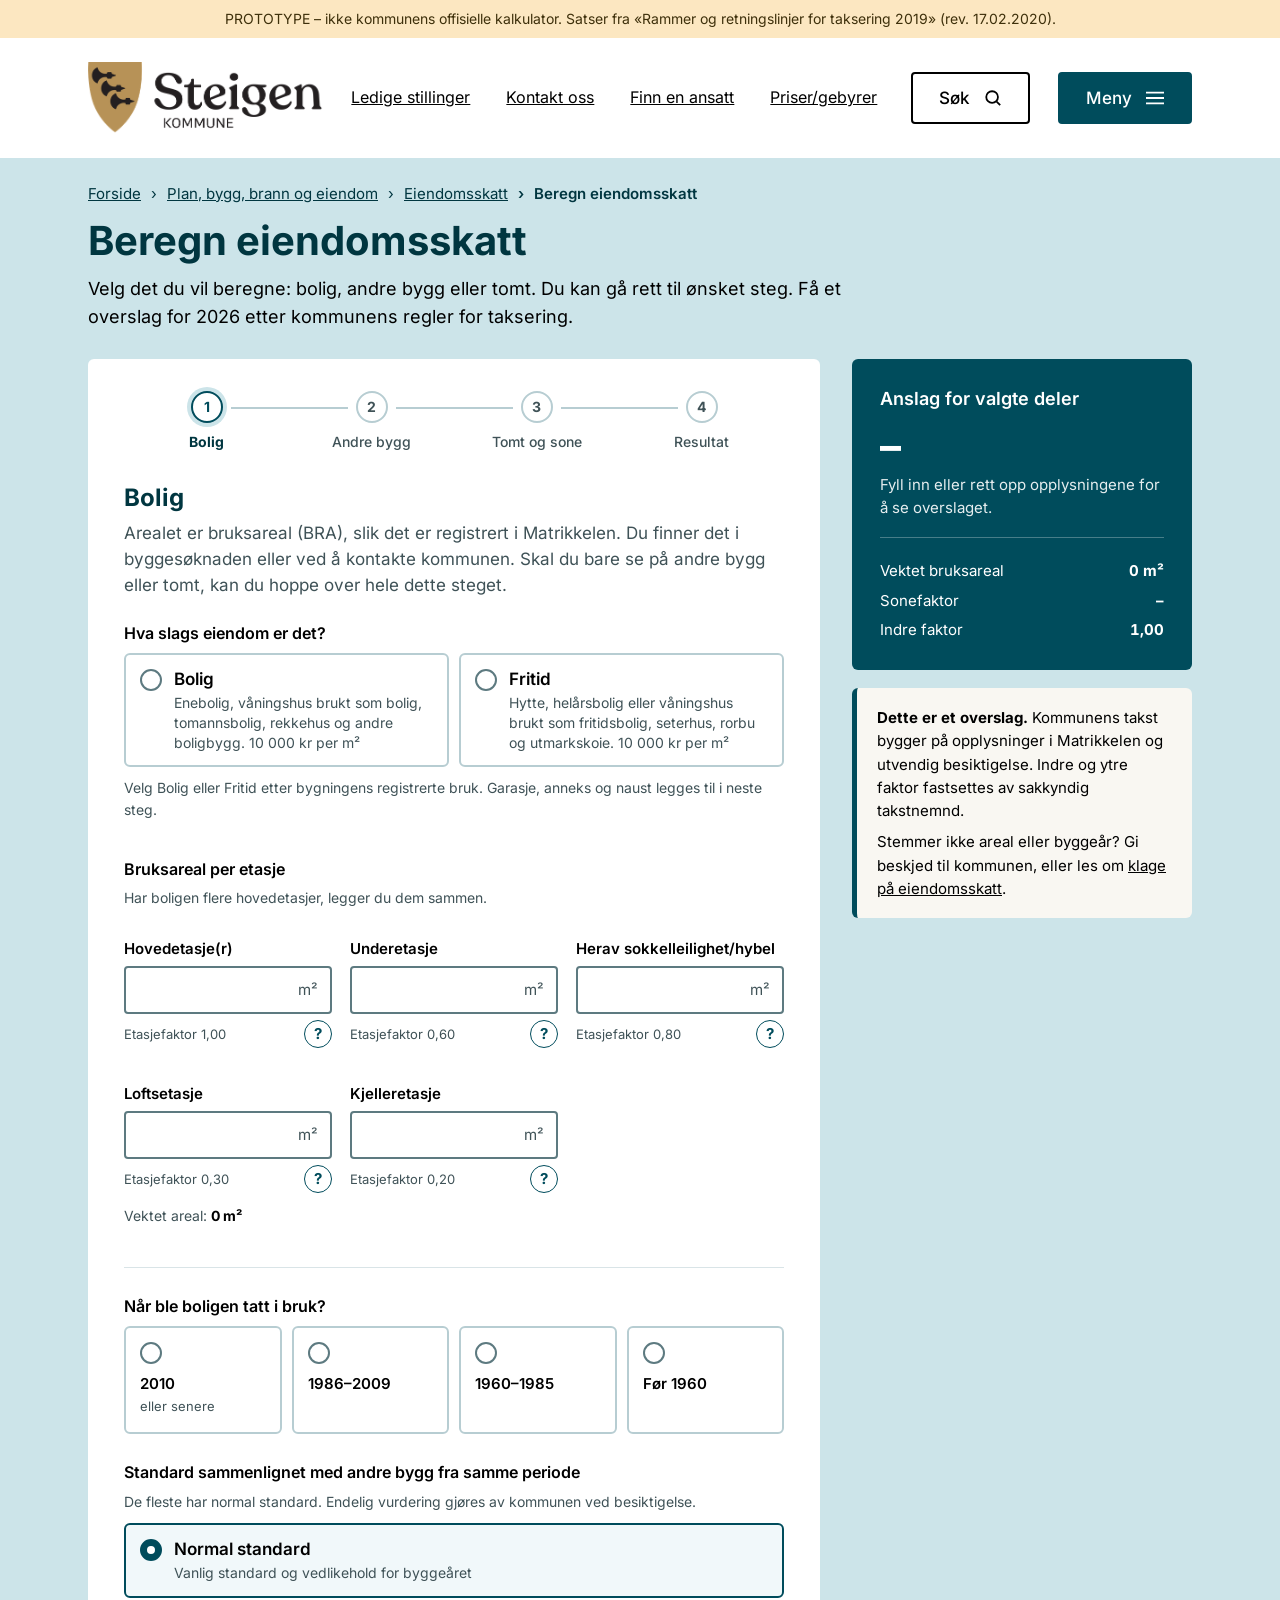
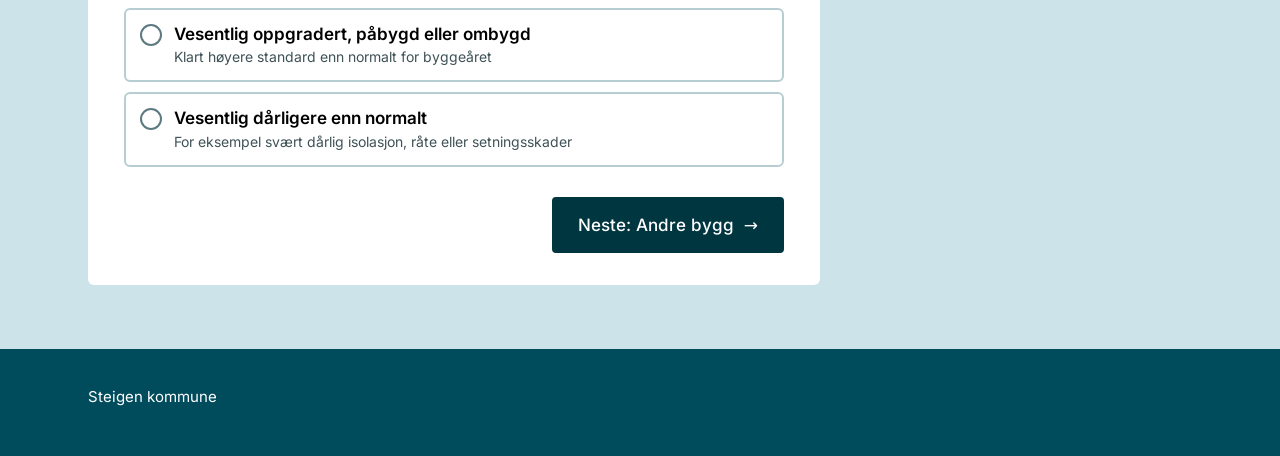
<file: kalkulator.html>
<!doctype html>
<html lang="nb">
<head>
<meta charset="utf-8">
<meta name="viewport" content="width=device-width, initial-scale=1">
<title>Beregn eiendomsskatt – Steigen kommune (prototype)</title>
<meta name="description" content="Prototype: veiledende beregning av eiendomsskatt for bolig og fritidsbolig i Steigen kommune etter Rammer og retningslinjer for taksering 2019 (rev. 2020).">
<style>
/* ==========================================================================
   Skrift: Inter, samme som steigen.kommune.no. Innebygd for forhåndsvisning.
   På kommunens nettside lastes Inter allerede av malen og kan fjernes her.
   ========================================================================== */
@font-face{font-family:Inter;font-weight:400;font-display:swap;src:url([data-uri]) format("woff2")}
@font-face{font-family:Inter;font-weight:500;font-display:swap;src:url([data-uri]) format("woff2")}
@font-face{font-family:Inter;font-weight:600;font-display:swap;src:url([data-uri]) format("woff2")}
@font-face{font-family:Inter;font-weight:700;font-display:swap;src:url([data-uri]) format("woff2")}

/* Fargene er hentet fra steigen.kommune.no (:root-variablene i malen) */
:root{
  --c-primary-dark:#004C5C;
  --c-neutral-button:#003640;
  --c-primary-light:#CCE4E9;
  --c-paper:#F9F7F2;
  --c-warn:#FCE7C1;
  --c-text:#000;
  --c-muted:#3F5257;
  --c-line:#B7CDD2;
  --c-field:#5D7A80;
  --c-row:#F1F8FA;
  --c-error:#A3141E;
  --radius:6px;
}
*{box-sizing:border-box}
html{-webkit-text-size-adjust:100%}
body{margin:0;font-family:Inter,system-ui,sans-serif;font-size:17px;line-height:1.55;color:var(--c-text);background:var(--c-primary-light)}
a{color:inherit}
:focus-visible{outline:3px solid var(--c-neutral-button);outline-offset:2px}
.on-dark :focus-visible{outline-color:#fff}
.sr-only{position:absolute;width:1px;height:1px;padding:0;margin:-1px;overflow:hidden;clip:rect(0,0,0,0);white-space:nowrap;border:0}
.wrap{max-width:1152px;margin:0 auto;padding:0 24px}

/* ---------- Forhåndsvisning av kommunens ramme (header/footer) ----------
   Disse delene finnes allerede på steigen.kommune.no.
   Ved publisering bygges bare <section id="eskatt-kalkulator"> inn. */
.proto{background:var(--c-warn);color:#3E300B;font-size:14px;text-align:center;padding:8px 16px}
.site-header{background:#fff}
.site-header .wrap{display:flex;align-items:center;gap:28px;min-height:120px}
.site-header img{height:72px;width:auto;display:block}
.site-header nav{display:flex;gap:36px;flex:1;flex-wrap:wrap}
.site-header nav a{font-size:16px}
.hbtn{border:2px solid #000;border-radius:4px;padding:11px 26px;font-weight:500;background:#fff;display:inline-flex;gap:14px;align-items:center;font:inherit;font-weight:500}
.hbtn.dark{background:var(--c-primary-dark);border-color:var(--c-primary-dark);color:#fff}
.site-footer{background:var(--c-primary-dark);color:#fff;padding:36px 0 48px;margin-top:64px;font-size:15px}
@media (max-width:900px){.site-header nav,.hbtn.search{display:none}.site-header .wrap{min-height:84px;justify-content:space-between}.site-header img{height:52px}}

/* ------------------------------ Kalkulator ------------------------------ */
.crumbs{padding:24px 0 4px;font-size:15px;color:var(--c-neutral-button)}
.crumbs ol{list-style:none;margin:0;padding:0;display:flex;flex-wrap:wrap;gap:4px 10px}
.crumbs li+li::before{content:"›";margin-right:10px}
.crumbs [aria-current]{font-weight:600}
h1{font-size:clamp(30px,4vw,40px);line-height:1.2;margin:8px 0 10px;color:var(--c-neutral-button)}
.lead{max-width:760px;font-size:18px;margin:0 0 28px}

.esk-grid{display:grid;grid-template-columns:minmax(0,1fr) 340px;gap:32px;align-items:start}
.card{background:#fff;border-radius:var(--radius);padding:32px 36px}

/* Stegindikator */
.steps{display:flex;margin:0 0 30px;padding:0;list-style:none}
.steps li{flex:1;min-width:0;position:relative;text-align:center}
.steps li:not(:last-child)::after{content:"";position:absolute;top:16px;left:calc(50% + 24px);right:calc(-50% + 24px);height:2px;background:var(--c-line);pointer-events:none}
.steps li.done::after{background:var(--c-primary-dark)}
.steps button{all:unset;box-sizing:border-box;cursor:pointer;display:flex;flex-direction:column;align-items:center;gap:8px;width:100%;font-size:14px;font-weight:500;color:var(--c-muted);border-radius:4px;text-align:center}
.steps button:focus-visible{outline:3px solid var(--c-neutral-button);outline-offset:3px}
.steps .dot{width:32px;height:32px;border-radius:50%;border:2px solid var(--c-line);background:#fff;display:flex;align-items:center;justify-content:center;font-weight:700;color:var(--c-muted)}
.steps li.done .dot{background:var(--c-primary-dark);border-color:var(--c-primary-dark);color:#fff}
.steps li.current button{color:var(--c-neutral-button);font-weight:700}
.steps li.current .dot{border-color:var(--c-primary-dark);color:var(--c-primary-dark);box-shadow:0 0 0 4px var(--c-primary-light)}

.panel h2{font-size:24px;line-height:1.3;margin:0 0 6px;color:var(--c-neutral-button)}
.panel h2:focus{outline:none}
.sub{color:var(--c-muted);margin:0 0 22px}
fieldset{border:0;margin:0 0 26px;padding:0;min-width:0}
legend,.lbl{font-weight:600;font-size:16px;padding:0;margin-bottom:8px;display:block}
.hint{font-size:14px;color:var(--c-muted);margin:-2px 0 10px}

/* Radiokort */
.cards{display:grid;gap:10px}
.cards.c2{grid-template-columns:repeat(2,minmax(0,1fr))}
.cards.c4{grid-template-columns:repeat(4,minmax(0,1fr))}
.opt{position:relative;display:flex;gap:12px;align-items:flex-start;border:2px solid var(--c-line);border-radius:var(--radius);padding:13px 14px;cursor:pointer;background:#fff}
.opt input{position:absolute;opacity:0;width:1px;height:1px}
.opt .mark{flex:none;width:22px;height:22px;border:2px solid var(--c-field);border-radius:50%;margin-top:1px;background:#fff}
.opt input[type=checkbox]+.mark{border-radius:4px;display:flex;align-items:center;justify-content:center;color:#fff;font-size:14px;font-weight:700}
.opt b{display:block;font-weight:600;line-height:1.35}
.opt .opt-copy{min-width:0;overflow-wrap:anywhere}
.opt small{display:block;color:var(--c-muted);font-size:14px;line-height:1.4;margin-top:2px}
.opt:has(input:checked){border-color:var(--c-primary-dark);background:var(--c-row)}
.opt input:checked+.mark{border:7px solid var(--c-primary-dark)}
.opt input[type=checkbox]:checked+.mark{border:2px solid var(--c-primary-dark);background:var(--c-primary-dark)}
.opt input[type=checkbox]:checked+.mark::after{content:"✓"}
.opt:has(input:focus-visible){outline:3px solid var(--c-neutral-button);outline-offset:2px}
.opt:has(input:disabled){opacity:.45;cursor:not-allowed}
.opt .f{margin-left:auto;font-variant-numeric:tabular-nums;font-size:14px;color:var(--c-muted);white-space:nowrap}

/* Tallfelt */
.fields{display:grid;gap:16px 18px;grid-template-columns:repeat(3,minmax(0,1fr));align-items:end}
#yearList .opt{flex-direction:column;gap:10px;min-height:108px}
#yearList .opt b{white-space:normal;font-size:15px}
#yearList .opt small{font-size:13px}
.field label{display:block;font-weight:600;font-size:15px;margin-bottom:6px}
.inbox{display:flex;align-items:center;border:2px solid var(--c-field);border-radius:4px;background:#fff;height:48px;padding:0 12px;min-width:0;width:100%}
.inbox:focus-within{border-color:var(--c-primary-dark);box-shadow:0 0 0 3px var(--c-primary-light)}
.inbox input{all:unset;flex:1;min-width:0;font-size:17px;font-variant-numeric:tabular-nums}
.inbox span{color:var(--c-muted);font-size:15px;margin-left:8px}
.inbox:has(input:disabled){background:#EEF2F3}
.field .fx{font-size:13px;color:var(--c-muted);margin-top:5px}
.floor-field{display:grid;grid-template-columns:minmax(0,1fr);grid-template-rows:minmax(47px,auto) 48px auto;align-self:stretch;min-width:0}
.floor-field label{align-self:end;overflow-wrap:anywhere}
.floor-meta{display:flex;align-items:center;justify-content:space-between;gap:8px;margin-top:6px;min-height:28px}
.floor-meta .fx{margin:0}
.floor-help{display:flex;align-items:center;justify-content:center;flex:none;width:28px;height:28px;border:1.5px solid var(--c-primary-dark);border-radius:50%;background:#fff;color:var(--c-primary-dark);font:inherit;font-size:15px;font-weight:700;cursor:help}
.floor-help:hover,.floor-help[aria-expanded=true]{background:var(--c-primary-dark);color:#fff}
.floor-tip{position:fixed;z-index:20;width:340px;max-width:calc(100vw - 24px);padding:18px 20px;border:1px solid var(--c-line);border-radius:8px;background:#fff;box-shadow:0 8px 32px rgba(0,54,64,.2);color:var(--c-text);font-size:14px;line-height:1.5;overflow-y:auto}
.floor-tip[hidden]{display:none}
.floor-tip strong{display:block;color:var(--c-neutral-button);font-size:15px;margin-bottom:8px}
.floor-tip p{margin:0 0 8px}
.floor-tip p:last-child{margin-bottom:0}
.floor-tip .tip-source{font-size:12px;color:var(--c-muted);margin-top:10px}
.field.err .inbox{border-color:var(--c-error)}
select{font:inherit;font-size:16px;width:100%;height:48px;border:2px solid var(--c-field);border-radius:4px;padding:0 12px;background:#fff;color:#000}
select:focus-visible{outline:none;border-color:var(--c-primary-dark);box-shadow:0 0 0 3px var(--c-primary-light)}
.sum{font-size:14px;color:var(--c-muted);margin-top:12px}
.sum b{color:#000}
.divider{height:1px;background:#D9E4E7;margin:6px 0 26px}
.error{color:var(--c-error);font-size:15px;font-weight:500;margin:8px 0 0}
.error:empty{display:none}

/* Andre bygg */
.blist{display:flex;flex-direction:column;gap:12px;margin-bottom:14px}
.brow{display:grid;grid-template-columns:minmax(0,1fr) 150px auto;gap:12px;align-items:end;border:2px solid var(--c-line);border-radius:var(--radius);padding:14px}
.brow .tag{grid-column:1/-1;font-size:13px;font-weight:600;color:var(--c-neutral-button);background:var(--c-primary-light);border-radius:20px;padding:2px 10px;justify-self:start}
.empty{color:var(--c-muted);font-size:15px;border:2px dashed var(--c-line);border-radius:var(--radius);padding:16px;margin-bottom:14px}

/* Knapper */
.btn{font:inherit;font-weight:500;border-radius:4px;padding:13px 24px;cursor:pointer;border:2px solid var(--c-neutral-button);background:var(--c-neutral-button);color:#fff;display:inline-flex;align-items:center;gap:10px}
.btn.sec{background:#fff;color:#000;border-color:#000}
.btn.small{padding:8px 14px;font-size:15px}
.btn.link{all:unset;cursor:pointer;text-decoration:underline;font-size:15px;color:var(--c-neutral-button);padding:10px 4px}
.btn.link:focus-visible{outline:3px solid var(--c-neutral-button);outline-offset:2px;border-radius:2px}
.nav{display:flex;justify-content:space-between;gap:12px;margin-top:30px;flex-wrap:wrap}

/* Resultat */
table{width:100%;border-collapse:collapse;font-size:15px}
caption{text-align:left;font-weight:600;font-size:17px;padding:0 0 8px;color:var(--c-neutral-button)}
th{text-align:left;font-weight:600;color:var(--c-muted);font-size:13px;padding:8px 6px;border-bottom:2px solid var(--c-neutral-button)}
td{padding:10px 6px;border-bottom:1px solid #DBE6E9;vertical-align:top}
td.n,th.n{text-align:right;font-variant-numeric:tabular-nums;white-space:nowrap}
tr.tot td{font-weight:700;background:var(--c-row);border-bottom:2px solid var(--c-neutral-button)}
tr.op td{color:#1D2B2E}
td small{display:block;color:var(--c-muted);font-size:13px}
.free{color:var(--c-muted)}
.tablewrap{overflow-x:auto;margin-bottom:24px}
.missing{background:var(--c-warn);border-radius:var(--radius);padding:16px 18px;margin-bottom:20px}
.missing ul{margin:6px 0 0;padding-left:20px}
details{border:2px solid var(--c-line);border-radius:var(--radius);padding:12px 16px;margin-top:8px}
summary{cursor:pointer;font-weight:600;color:var(--c-neutral-button)}
details p{margin:10px 0 0;font-size:15px}
.formula{font-variant-numeric:tabular-nums;background:var(--c-row);border-radius:4px;padding:10px 12px;font-size:15px}

/* Sidepanel */
aside{position:sticky;top:20px}
.box{background:var(--c-primary-dark);color:#fff;border-radius:var(--radius);padding:26px 28px}
.box h2{margin:0;font-size:18px;font-weight:600}
.big{font-size:42px;font-weight:700;line-height:1.1;margin:10px 0 4px;font-variant-numeric:tabular-nums}
.box .unit{font-size:15px;opacity:.9}
.box hr{border:0;border-top:1px solid rgba(255,255,255,.28);margin:18px 0}
.kv{display:flex;justify-content:space-between;gap:12px;font-size:15px;padding:3px 0}
.kv b{font-variant-numeric:tabular-nums;white-space:nowrap}
.box h3{margin:0 0 6px;font-size:16px;font-weight:600}
.box .note{font-size:14px;opacity:.9}
.kv.cur{background:rgba(255,255,255,.12);border-radius:4px;padding:3px 8px;margin:0 -8px}
.info{background:var(--c-paper);border-radius:var(--radius);padding:18px 20px;margin-top:18px;font-size:15px;border-left:5px solid var(--c-primary-dark)}
.info p{margin:0 0 8px}.info p:last-child{margin:0}

/* Mobil: fast overslag nederst */
.mbar{display:none}
@media (max-width:900px){
  .esk-grid{grid-template-columns:1fr}
  aside{position:static}
  .card{padding:22px 18px}
  .wrap{padding:0 16px}
  .fields{grid-template-columns:repeat(2,minmax(0,1fr))}
  .cards.c4{grid-template-columns:repeat(2,minmax(0,1fr))}
  .mbar{display:flex;position:fixed;left:0;right:0;bottom:0;z-index:5;background:var(--c-neutral-button);color:#fff;padding:10px 16px;justify-content:space-between;align-items:center;font-size:15px;box-shadow:0 -2px 8px rgba(0,0,0,.15)}
  .mbar b{font-size:18px}
  body{padding-bottom:56px}
  .steps .lab{display:none}
  .steps li.current .lab{display:block}
}
@media (max-width:560px){
  .site-header .wrap{gap:16px}
  .site-header img{height:44px}
  .hbtn.dark{padding:10px 14px;font-size:16px;gap:10px}
  .cards.c2{grid-template-columns:1fr}
  .brow{grid-template-columns:1fr 120px}
  .brow .rm{grid-column:1/-1;justify-self:start}
}
@media (max-width:380px){.fields{grid-template-columns:1fr}}
@media print{
  .proto,.site-header,.site-footer,.crumbs,.steps,.nav,.mbar,aside .box,.floor-tip,.no-print{display:none!important}
  body{background:#fff;font-size:12pt}
  .esk-grid{display:block}.card{padding:0}
  .panel{display:none!important}.panel[data-step="4"]{display:block!important}
  aside{position:static}
}
</style>
</head>
<body>

<div class="proto" role="note">PROTOTYPE – ikke kommunens offisielle kalkulator. Satser fra «Rammer og retningslinjer for taksering 2019» (rev. 17.02.2020).</div>

<!-- ===== Forhåndsvisning av kommunens header (finnes allerede på nettsiden) ===== -->
<header class="site-header">
  <div class="wrap">
    <a href="#" aria-label="Steigen kommune – forsiden"><img src="[data-uri]" alt="Steigen kommune"></a>
    <nav aria-label="Snarveier"><a href="#">Ledige stillinger</a><a href="#">Kontakt oss</a><a href="#">Finn en ansatt</a><a href="#">Priser/gebyrer</a></nav>
    <button class="hbtn search" type="button">Søk <svg width="18" height="18" viewBox="0 0 20 20" fill="none" stroke="currentColor" stroke-width="2" aria-hidden="true"><circle cx="9" cy="9" r="6.5"/><path d="M14 14l4 4"/></svg></button>
    <button class="hbtn dark" type="button">Meny <svg width="18" height="14" viewBox="0 0 20 14" stroke="currentColor" stroke-width="2" aria-hidden="true"><path d="M0 1h20M0 7h20M0 13h20"/></svg></button>
  </div>
</header>

<main class="wrap" id="innhold">
  <nav class="crumbs" aria-label="Brødsmulesti"><ol><li><a href="#">Forside</a></li><li><a href="#">Plan, bygg, brann og eiendom</a></li><li><a href="#">Eiendomsskatt</a></li><li aria-current="page">Beregn eiendomsskatt</li></ol></nav>
  <h1>Beregn eiendomsskatt</h1>
  <p class="lead">Velg det du vil beregne: bolig, andre bygg eller tomt. Du kan gå rett til ønsket steg. Få et overslag for <span data-year></span> etter kommunens regler for taksering.</p>

<!-- ===================== KALKULATOR (dette bygges inn på nettsiden) ===================== -->
<section id="eskatt-kalkulator" aria-label="Kalkulator for eiendomsskatt">
<div class="esk-grid">
  <div class="card">
    <ol class="steps" id="steps"></ol>

    <!-- STEG 1 -->
    <div class="panel" data-step="1">
      <h2 tabindex="-1">Bolig</h2>
      <p class="sub">Arealet er bruksareal (BRA), slik det er registrert i Matrikkelen. Du finner det i byggesøknaden eller ved å kontakte kommunen. Skal du bare se på andre bygg eller tomt, kan du hoppe over hele dette steget.</p>

      <fieldset>
        <legend>Hva slags eiendom er det?</legend>
        <div class="cards c2" id="typeList"></div>
        <p class="hint" style="margin-top:10px">Velg Bolig eller Fritid etter bygningens registrerte bruk. Garasje, anneks og naust legges til i neste steg.</p>
        <p class="error" id="errType"></p>
      </fieldset>

      <fieldset>
        <legend>Bruksareal per etasje</legend>
        <p class="hint">Har boligen flere hovedetasjer, legger du dem sammen.</p>
        <div class="fields" id="floorFields"></div>
        <p class="sum" aria-live="polite">Vektet areal: <b id="weighted">0 m²</b></p>
        <p class="error" id="errArea"></p>
      </fieldset>

      <div class="divider"></div>

      <fieldset>
        <legend>Når ble boligen tatt i bruk?</legend>
        <div class="cards c4" id="yearList"></div>
        <p class="error" id="errYear"></p>
      </fieldset>

      <fieldset>
        <legend>Standard sammenlignet med andre bygg fra samme periode</legend>
        <p class="hint">De fleste har normal standard. Endelig vurdering gjøres av kommunen ved besiktigelse.</p>
        <div class="cards" id="stdList"></div>
      </fieldset>

      <div class="nav"><span></span><button class="btn" type="button" data-go="2">Neste: Andre bygg <span aria-hidden="true">→</span></button></div>
    </div>

    <!-- STEG 2 -->
    <div class="panel" data-step="2" hidden>
      <h2 tabindex="-1">Andre bygg</h2>
      <p class="sub">Garasje, uthus, naust, anneks og lignende på samme eiendom. Bygninger på 15 m² eller mindre beskattes ikke.</p>
      <div class="blist" id="blist"></div>
      <p class="empty" id="bempty">Ingen andre bygg lagt til. Hopp over steget hvis eiendommen bare har bolig eller fritidsbolig.</p>
      <button class="btn sec small" type="button" id="addB">+ Legg til bygning</button>
      <p class="error" id="errBygg" role="alert"></p>
      <div class="nav"><button class="btn sec" type="button" data-go="1"><span aria-hidden="true">←</span> Tilbake</button><button class="btn" type="button" data-go="3">Neste: Tomt og sone <span aria-hidden="true">→</span></button></div>
    </div>

    <!-- STEG 3 -->
    <div class="panel" data-step="3" hidden>
      <h2 tabindex="-1">Tomt og sone</h2>
      <p class="sub">Tomten verdsettes med <span data-tomtpris></span> per m², med inntil <span data-tomtmaks></span>. Tomteareal kan stå tomt når du bare vil beregne bygg. Tomten beskattes først når bygning er tatt i bruk.</p>

      <fieldset>
        <legend class="sr-only">Tomt</legend>
        <div class="fields">
          <div class="field" id="fTomt"><label for="tomt">Tomteareal</label><div class="inbox"><input id="tomt" inputmode="decimal" autocomplete="off" aria-describedby="tomtHint errTomt"><span>m²</span></div><p class="fx" id="tomtHint">Areal etter målebrev</p></div>
        </div>
        <div class="cards" style="margin-top:14px">
          <label class="opt"><input type="checkbox" id="noMaal"><span class="mark" aria-hidden="true"></span><span><b>Målebrev finnes ikke</b><small>Da settes tomtearealet til <span data-tomtmaks></span>.</small></span></label>
          <label class="opt"><input type="checkbox" id="gard"><span class="mark" aria-hidden="true"></span><span><b>Boligen hører til et gårdsbruk i drift</b><small>Gårdbrukers bolig får 10 % reduksjon, og tomten regnes med inntil <span data-tomtgard></span>. Driftsbygninger på gårdsbruket er fritatt.</small></span></label>
        </div>
        <p class="error" id="errTomt"></p>
      </fieldset>

      <div class="divider"></div>

      <div class="field" style="margin-bottom:26px">
        <label for="sone">Sone (område)</label>
        <p class="hint" id="soneHint">Sonefaktoren gjenspeiler prisnivået i området. Er du usikker, kontakt eiendomsskattekontoret.</p>
        <select id="sone" aria-describedby="soneHint errSone"></select>
        <p class="error" id="errSone"></p>
      </div>

      <fieldset>
        <legend>Beliggenhet (ytre faktor)</legend>
        <p class="hint">De fleste eiendommer har normal beliggenhet. Redusert faktor settes av kommunen ved besiktigelse når forhold rundt eiendommen trekker verdien ned.</p>
        <div class="cards" id="ytreList"></div>
      </fieldset>

      <div class="nav"><button class="btn sec" type="button" data-go="2"><span aria-hidden="true">←</span> Tilbake</button><button class="btn" type="button" data-go="4">Se resultat <span aria-hidden="true">→</span></button></div>
    </div>

    <!-- STEG 4 -->
    <div class="panel" data-step="4" hidden>
      <h2 tabindex="-1">Slik er eiendomsskatten beregnet</h2>
      <p class="sub" id="resSub"></p>
      <div id="resMissing"></div>
      <div id="resBody"></div>

      <details>
        <summary>Formelen kommunen bruker</summary>
        <p class="formula">Takst = (bygningsareal × etasjefaktor × sats per m² + tomteareal × tomtepris) × sonefaktor × ytre faktor × indre faktor</p>
        <p class="formula">Eiendomsskatt = (takst × <span data-red></span> − bunnfradrag) × skattesats</p>
        <p>Årsskatten rundes ned til hele kroner. Det skrives ikke ut skatt når den er under 300 kr per eiendom, jf. eiendomsskatteloven § 14.</p>
        <p>Kilder: «Rammer og retningslinjer for taksering i Steigen kommune 2019» (rev. 17.02.2020), <a href="https://www.steigen.kommune.no/tjenester/plan-bygg-brann-og-eiendom/eiendomsskatt/" target="_blank" rel="noopener">kommunens informasjon om eiendomsskatt</a>, <a href="https://www.kartverket.no/eiendom/lokal-matrikkelmyndighet/foringsinstruks-for-matrikkelen" target="_blank" rel="noopener">Kartverkets føringsinstruks</a> og <a href="https://lovdata.no/dokument/NL/lov/1975-06-06-29/§14" target="_blank" rel="noopener">eiendomsskatteloven § 14</a>.</p>
      </details>

      <div class="nav no-print"><button class="btn sec" type="button" data-go="3"><span aria-hidden="true">←</span> Endre opplysninger</button><span style="display:flex;gap:12px;flex-wrap:wrap"><button class="btn sec" type="button" id="reset">Start på nytt</button><button class="btn" type="button" id="print">Skriv ut / lagre som PDF</button></span></div>
    </div>
  </div>

  <aside aria-label="Overslag">
    <div class="box on-dark">
      <h2 id="boxTitle">Foreløpig overslag</h2>
      <div class="big" id="bigVal" aria-live="polite" aria-atomic="true">–</div>
      <div class="unit" id="bigUnit">Fyll inn opplysningene for å se overslaget</div>
      <hr>
      <div id="boxRows"></div>
      <div id="whatIf"></div>
    </div>
    <div class="info">
      <p><b>Dette er et overslag.</b> Kommunens takst bygger på opplysninger i Matrikkelen og utvendig besiktigelse. Indre og ytre faktor fastsettes av sakkyndig takstnemnd.</p>
      <p>Stemmer ikke areal eller byggeår? Gi beskjed til kommunen, eller les om <a href="#">klage på eiendomsskatt</a>.</p>
    </div>
  </aside>
</div>
<div class="mbar" aria-hidden="true"><span>Overslag</span><b id="mVal">–</b></div>
</section>
<!-- =================== SLUTT KALKULATOR =================== -->
</main>

<footer class="site-footer"><div class="wrap">Steigen kommune</div></footer>

<script>
/* ==========================================================================
   PARAMETERE – alt som kan endre seg ligger her.
   Kilde: Rammer og retningslinjer for taksering 2019 (rev. 17.02.2020),
   pkt. 4.5–5.1, og kommunestyrets årlige vedtak (skattesats, bunnfradrag).
   ========================================================================== */
const CONFIG = {
  skatteaar: 2026,
  skattesatsPromille: 4,        // bolig- og fritidseiendom (kommunens nettside)
  reduksjonsfaktor: 0.7,        // eiendomsskatteloven § 8 A-2: verdi × 0,7 for bolig og fritid
  bunnfradrag: 0,               // kr per selvstendig boenhet. MÅ BEKREFTES mot årets budsjettvedtak
  bunnfradragForFritid: false,  // bunnfradrag gjelder boenheter
  terminer: 4,
  utskrivningsgrense: 300,     // eiendomsskatteloven § 14: årlig skatt < 300 kr skrives ikke ut

  boligtyper: [                 // pkt. 4.5 Sjablonverdier pr kvm BRA (hovedetasjer)
    // Hovedgruppe i Eskatt2026.xlsm, Klassifisering (kolonne B).
    // Våningshus (113) er Bolig; våningshus brukt som fritidsbolig (163) er Fritid.
    {id:'bolig', navn:'Bolig', tekst:'Enebolig, våningshus brukt som bolig, tomannsbolig, rekkehus og andre boligbygg', sats:10000, kategori:'bolig', koder:[111,112,113,193,199,121,122,131,135,136,141,142,144]},
    {id:'fritid', navn:'Fritid', tekst:'Hytte, helårsbolig eller våningshus brukt som fritidsbolig, seterhus, rorbu og utmarkskoie', sats:10000, kategori:'fritid', koder:[161,162,163,171,172]}
  ],
  etasjer: [                    // pkt. 4.6 Etasjefaktorer
    {id:'hoved', navn:'Hovedetasje(r)', faktor:1.00, hjelp:[
      'Et plan der underkant dekke er mer enn 1,5 m over gjennomsnittlig planert terreng rundt bygningen. Fri bredde i høyden 1,9 m skal være minst 1,9 m.',
      'Legg sammen bruksarealet for alle hovedetasjene. Arealet verdsettes med etasjefaktor 1,00.']},
    {id:'under', navn:'Underetasje', faktor:0.60, hjelp:[
      'Et plan der underkant dekke eller himling er mer enn 0,75 m, men høyst 1,5 m over gjennomsnittlig planert terreng.',
      'Oppgi hele underetasjens bruksareal, inkludert eventuell sokkelleilighet eller hybel. Restarealet får faktor 0,60; leilighets-/hybelarealet oppgis også i Herav-feltet og får faktor 0,80.']},
    {id:'sokkel', navn:'Herav sokkelleilighet/hybel', faktor:0.80, delAv:'under', hjelp:[
      'Den delen av underetasjen som brukes som sokkelleilighet eller hybel. Dette er en del av arealet i Underetasje, ikke et ekstra areal.',
      'Leilighets-/hybelarealet får faktor 0,80 og kan ikke være større enn hele underetasjen. Det telles bare én gang i beregningen.']},
    {id:'loft', navn:'Loftsetasje', faktor:0.30, hjelp:[
      'Et rom over øverste alminnelige etasje som ikke oppfyller kravene til hovedetasje.',
      'Fri høyde må være minst 1,9 m i en bredde på minst 0,6 m. Ved skråtak måles arealet inntil 0,6 m utenfor linjen med høyde 1,9 m. Oppgi måleverdig BRA; det får faktor 0,30.']},
    {id:'kjeller', navn:'Kjelleretasje', faktor:0.20, hjelp:[
      'Et plan der underkant dekke eller himling er høyst 0,75 m over gjennomsnittlig planert terreng rundt bygningen.',
      'Måleverdig kjellerareal får faktor 0,20. Er innvendig høyde under 1,90 m, skal arealet ikke tas med i eiendomsskatteberegningen.']}
  ],
  andreBygg: [                  // pkt. 4.5
    {id:'garasje', navn:'Garasje, uthus, naust', sats:2000},
    {id:'anneks',  navn:'Anneks med funksjon som bolig/fritidsbolig', sats:10000},
    {id:'carport', navn:'Carport med tak, plasthall', sats:1000},
    {id:'fjos',    navn:'Landbruksbygning/fjøs', sats:1000, landbruk:true}
  ],
  fritakMaksAreal: 15,          // øvrige bygninger t.o.m. 15 m² beskattes ikke
  tomt: {pris:50, maksAreal:2000, arealUtenMaalebrev:2000, maksArealGardsbruk:1000},
  gardsbrukFaktor: 0.9,         // pkt. 5.1: gårdbrukers bolig på gårdsbruk i drift
  soner: [                      // pkt. 4.7 Sonefaktor
    {navn:'Leinesfjord, Saurselva, avkj. Småtindan, skogsvei Lagmansosen', faktor:1.0},
    {navn:'Leines til Fløstrand (gnr. 11)', faktor:0.9},
    {navn:'Laskestad, Steigberg, vei til Vik', faktor:0.9},
    {navn:'Steigberg til Mjelle (Engeløya)', faktor:0.8},
    {navn:'Nordfold, tverrvei Ytterkleiva – Ulvegraven, Mølnelva (Lakså), Kjærlighetskroken', faktor:0.9},
    {navn:'Bogen, vei til Vik, t.o.m. Haug, t.o.m. Vinsnes, t.o.m. Dypvik', faktor:0.9},
    {navn:'Skjenaust, Skånland, kryss til Markvatnet', faktor:0.8},
    {navn:'Fure, Skjelvareid, Stensland, Dyping', faktor:0.8},
    {navn:'Nordskott inkl. Båtberget, til Lund', faktor:0.8},
    {navn:'Lakså', faktor:0.8},
    {navn:'Øvrige områder i kommunen', faktor:0.7}
  ],
  ytre: [                       // pkt. 5.1 Ytre faktor
    {id:'normal', navn:'Normal beliggenhet', faktor:1.0, tekst:'Gjelder de fleste eiendommer'},
    {id:'darlig', navn:'Dårlig beliggenhet', faktor:0.8, tekst:'Settes av kommunen ved besiktigelse'},
    {id:'sarlig', navn:'Særlig dårlig beliggenhet', faktor:0.6, tekst:'Settes av kommunen ved besiktigelse'}
  ],
  alder: [                      // pkt. 5.1 Indre faktor (aldersfaktor). Maks 1,0.
    {id:'2010', navn:'2010', tekst:'eller senere', hoy:null, normal:1.0, lav:null},
    {id:'1986', navn:'1986–2009',         hoy:1.0,  normal:0.9, lav:[0.7,0.8]},
    {id:'1960', navn:'1960–1985',         hoy:0.9,  normal:0.8, lav:[0.6,0.7]},
    {id:'f60',  navn:'Før 1960',          hoy:0.75, normal:0.6, lav:[0.4,0.5]}
  ],
  standarder: [
    {id:'normal', navn:'Normal standard', tekst:'Vanlig standard og vedlikehold for byggeåret'},
    {id:'hoy',    navn:'Vesentlig oppgradert, påbygd eller ombygd', tekst:'Klart høyere standard enn normalt for byggeåret'},
    {id:'lav',    navn:'Vesentlig dårligere enn normalt', tekst:'For eksempel svært dårlig isolasjon, råte eller setningsskader'}
  ],
  indreFaktorGjelderTomt: true  // «Aldersfaktor for eiendom (tomt og bygninger dersom bebygd)»
};

/* ============================== Hjelpefunksjoner ============================== */
const $ = s => document.querySelector(s);
const nf0 = new Intl.NumberFormat('nb-NO',{maximumFractionDigits:0});
const nf2 = new Intl.NumberFormat('nb-NO',{minimumFractionDigits:2,maximumFractionDigits:2});
const nfArea = new Intl.NumberFormat('nb-NO',{maximumFractionDigits:2});
const kr  = v => nf0.format(Math.round(v)) + ' kr';
const kr2 = v => nf2.format(v) + ' kr';
const m2  = v => nfArea.format(v) + ' m²';
const fx  = v => nf2.format(v);
const parseArea = s => {
  const text = String(s ?? '').replace(/\s/g,'').replace(',','.');
  if (!/^(?:\d+(?:\.\d*)?|\.\d+)$/.test(text)) return null;
  const value = Number(text); return Number.isFinite(value) && value >= 0 ? value : null;
};
const num = s => parseArea(s) ?? 0;
const esc = s => String(s).replace(/[&<>"]/g, c => ({'&':'&amp;','<':'&lt;','>':'&gt;','"':'&quot;'}[c]));
const lavMid = r => (r[0] + r[1]) / 2;
const alderNavn = a => a.navn + (a.tekst ? ' ' + a.tekst : '');
const byggFritak = (type, areal, gard) => {
  if (type?.landbruk && gard) return 'Fritatt: driftsbygning på gårdsbruk i drift';
  return areal > 0 && areal <= CONFIG.fritakMaksAreal ? 'Ikke skattepliktig (15 m² eller mindre)' : '';
};

/* ================================= Tilstand ================================= */
const S = {
  step: 1,
  type: null,
  floors: {hoved:'', under:'', sokkel:'', loft:'', kjeller:''},
  alder: null,
  standard: 'normal',
  bygg: [],              // {id, type, areal}
  tomt: '',
  noMaal: false,
  gard: false,
  sone: '',
  ytre: 'normal'
};
let byggSeq = 0;

/* ================================ Beregning ================================ */
function indreFaktor(alderId, std){
  const a = CONFIG.alder.find(x => x.id === alderId);
  if (!a) return null;
  if (std === 'hoy' && a.hoy != null) return Math.min(1, a.hoy);
  if (std === 'lav' && a.lav) return lavMid(a.lav);
  return a.normal;
}

const hasBolig = state => ['hoved','under','loft','kjeller'].some(k => num(state.floors[k]) > 0);
const hasTomt = state => state.noMaal || num(state.tomt) > 0;

function inputIssues(state){
  const issues = [];
  const add = (key, steg, tekst) => issues.push({key, steg, tekst});
  const bolig = hasBolig(state);
  if (bolig && !CONFIG.boligtyper.some(t => t.id === state.type)) add('Type',1,'Velg Bolig eller Fritid.');
  for (const e of CONFIG.etasjer){
    const value = String(state.floors[e.id] ?? '').trim();
    if (value && parseArea(value) == null) add('Area',1,`${e.navn}: oppgi et gyldig areal på 0 m² eller mer.`);
  }
  const fl = state.floors;
  if (num(fl.sokkel) > num(fl.under)) add('Area',1,'Sokkelleilighet/hybel kan ikke være større enn hele underetasjen.');
  if (bolig && !CONFIG.alder.some(a => a.id === state.alder)) add('Year',1,'Velg når boligen ble tatt i bruk.');
  state.bygg.forEach((b,i) => {
    if (!CONFIG.andreBygg.some(t => t.id === b.type) || parseArea(b.areal) == null || num(b.areal) <= 0)
      add('Bygg',2,`Bygning ${i+1}: velg type og oppgi et gyldig areal større enn 0 m², eller fjern bygningen.`);
  });
  if (!state.noMaal && String(state.tomt).trim() !== '' && parseArea(state.tomt) == null) add('Tomt',3,'Oppgi et gyldig tomteareal (0 m² eller mer), eller kryss av for at målebrev ikke finnes.');
  if (!bolig && state.bygg.length === 0 && !hasTomt(state)) add('Tomt',3,'Oppgi tomteareal eller legg til en bygning i steg 2. Du kan også beregne en bolig i steg 1.');
  if (state.sone === '' || !Number.isInteger(Number(state.sone)) || !CONFIG.soner[Number(state.sone)]) add('Sone',3,'Velg sone.');
  return issues;
}

function beregn(state){
  const partial = !hasBolig(state);
  const t = CONFIG.boligtyper.find(x => x.id === state.type);
  const sats = t ? t.sats : 10000;
  const rows = [];
  // Bolig – etasjer
  const fl = {}; for (const k in state.floors) fl[k] = num(state.floors[k]);
  const sokkel = Math.min(fl.sokkel, fl.under);
  const underRest = fl.under - sokkel;
  const etasjeAreal = {hoved:fl.hoved, under:underRest, sokkel:sokkel, loft:fl.loft, kjeller:fl.kjeller};
  let vektet = 0, byggVerdi = 0;
  for (const e of CONFIG.etasjer){
    const a = etasjeAreal[e.id]; if (!a) continue;
    const v = a * e.faktor * sats;
    vektet += a * e.faktor; byggVerdi += v;
    rows.push({obj:(t && t.kategori==='fritid' ? 'Fritidsbolig' : 'Bolig') + ' – ' + e.navn.toLowerCase().replace('herav ',''), areal:a, faktor:e.faktor, sats, verdi:v});
  }
  // Andre bygg
  for (const b of state.bygg){
    const bt = CONFIG.andreBygg.find(x => x.id === b.type); const a = num(b.areal);
    if (!bt || !a) continue;
    const friTekst = byggFritak(bt, a, state.gard);
    const fri = Boolean(friTekst);
    const v = fri ? 0 : a * bt.sats;
    byggVerdi += v;
    rows.push({obj:bt.navn, areal:a, faktor:1, sats:bt.sats, verdi:v, fri, friTekst});
  }
  // Tomt
  const T = CONFIG.tomt;
  const maks = state.gard ? T.maksArealGardsbruk : T.maksAreal;
  const oppgitt = num(state.tomt);
  const tomtAreal = state.noMaal ? Math.min(T.arealUtenMaalebrev, maks) : Math.min(oppgitt, maks);
  const tomtVerdi = tomtAreal * T.pris;
  const sjablong = byggVerdi + tomtVerdi;

  const sone = state.sone === '' ? null : CONFIG.soner[+state.sone];
  const ytre = CONFIG.ytre.find(x => x.id === state.ytre) || CONFIG.ytre[0];
  // Uten boligopplysninger brukes 1,00 som synlig, foreløpig antakelse.
  const indre = indreFaktor(state.alder, state.standard) ?? (partial ? 1 : null);
  const gardF = state.gard ? CONFIG.gardsbrukFaktor : 1;

  let takst = null, grunnlag = null, skatt = null, skattBeregnet = null, skattAvrundet = null, underGrense = false, bunn = 0;
  const kat = t ? t.kategori : 'bolig';
  if (sone && indre != null && inputIssues(state).length === 0){
    const indreBygg = indre, indreTomt = CONFIG.indreFaktorGjelderTomt ? indre : 1;
    takst = (byggVerdi * indreBygg + tomtVerdi * indreTomt) * sone.faktor * ytre.faktor * gardF;
    bunn = partial ? 0 : (kat === 'bolig' || CONFIG.bunnfradragForFritid) ? CONFIG.bunnfradrag : 0;
    grunnlag = Math.max(0, takst * CONFIG.reduksjonsfaktor - bunn);
    skattBeregnet = grunnlag * CONFIG.skattesatsPromille / 1000;
    skattAvrundet = Math.floor(skattBeregnet + 1e-9);
    underGrense = skattAvrundet < CONFIG.utskrivningsgrense;
    // Avrunding og 300-kronersgrensen gjelder hele eiendommen, ikke delbeløp.
    skatt = partial ? skattBeregnet : underGrense ? 0 : skattAvrundet;
  }
  return {rows, vektet, byggVerdi, tomtAreal, oppgitt, tomtVerdi, sjablong, sone, ytre, indre, gardF, takst, bunn, grunnlag, skatt, skattBeregnet, skattAvrundet, underGrense, kat, sats, partial};
}

function mangler(){
  return inputIssues(S);
}

/* ============================ Bygging av skjema ============================ */
function radioCards(container, name, items, getLabel){
  container.innerHTML = items.map(it => {
    const l = getLabel(it);
    return `<label class="opt"><input type="radio" name="${name}" value="${esc(it.id)}"><span class="mark" aria-hidden="true"></span><span class="opt-copy"><b>${esc(l.navn)}</b>${l.tekst?`<small>${esc(l.tekst)}</small>`:''}</span>${l.f?`<span class="f">${l.f}</span>`:''}</label>`;
  }).join('');
}

function buildForm(){
  document.querySelectorAll('[data-year]').forEach(e => e.textContent = CONFIG.skatteaar);
  document.querySelectorAll('[data-tomtpris]').forEach(e => e.textContent = kr(CONFIG.tomt.pris));
  document.querySelectorAll('[data-tomtmaks]').forEach(e => e.textContent = m2(CONFIG.tomt.maksAreal));
  document.querySelectorAll('[data-tomtgard]').forEach(e => e.textContent = m2(CONFIG.tomt.maksArealGardsbruk));
  document.querySelectorAll('[data-red]').forEach(e => e.textContent = fx(CONFIG.reduksjonsfaktor));

  radioCards($('#typeList'), 'type', CONFIG.boligtyper, t => ({navn:t.navn, tekst:t.tekst + '. ' + nf0.format(t.sats)+' kr per m²'}));
  radioCards($('#yearList'), 'alder', CONFIG.alder, a => ({navn:a.navn, tekst:a.tekst}));
  radioCards($('#stdList'), 'std', CONFIG.standarder, s => ({navn:s.navn, tekst:s.tekst}));
  radioCards($('#ytreList'), 'ytre', CONFIG.ytre, y => ({navn:y.navn, tekst:y.tekst, f:'faktor '+fx(y.faktor)}));

  $('#floorFields').innerHTML = CONFIG.etasjer.map(e => `
    <div class="field floor-field" id="f_${e.id}">
      <label for="fl_${e.id}">${esc(e.navn)}</label>
      <div class="inbox"><input id="fl_${e.id}" data-floor="${e.id}" inputmode="decimal" autocomplete="off" aria-describedby="fx_${e.id} errArea"><span>m²</span></div>
      <div class="floor-meta"><p class="fx" id="fx_${e.id}">Etasjefaktor ${fx(e.faktor)}</p>
        <button type="button" class="floor-help" aria-label="Forklaring: ${esc(e.navn)}" aria-controls="tip_${e.id}" aria-describedby="tip_${e.id}" aria-expanded="false">?</button>
      </div>
      <div class="floor-tip" id="tip_${e.id}" role="tooltip" hidden>
        <strong>${esc(e.navn)}</strong>${e.hjelp.map(p => `<p>${esc(p)}</p>`).join('')}
        <p class="tip-source">Kilder: Steigens takseringsretningslinjer, pkt. 3.1 og etasjefaktorer; Kartverkets føringsinstruks, pkt. 6.1.8–6.1.9${e.id==='kjeller'?'; Steigen kommunes informasjon om eiendomsskatt':''}.</p>
      </div>
    </div>`).join('');

  $('#sone').innerHTML = '<option value="">Velg sone …</option>' + CONFIG.soner.map((s,i) => `<option value="${i}">${esc(s.navn)} (${fx(s.faktor)})</option>`).join('');

  // Steg
  const navn = ['Bolig','Andre bygg','Tomt og sone','Resultat'];
  $('#steps').innerHTML = navn.map((n,i) => `<li data-s="${i+1}"><button type="button" data-go="${i+1}"><span class="dot">${i+1}</span><span class="lab">${n}</span></button></li>`).join('');

  // Standardvalg
  document.querySelector('input[name=std][value=normal]').checked = true;
  document.querySelector('input[name=ytre][value=normal]').checked = true;
}

function renderBygg(){
  const list = $('#blist');
  list.innerHTML = S.bygg.map(b => {
    const a = num(b.areal); const friTekst = byggFritak(CONFIG.andreBygg.find(t => t.id === b.type), a, S.gard);
    return `<div class="brow" data-id="${b.id}">
      <div class="field"><label for="bt_${b.id}">Type bygning</label>
        <select id="bt_${b.id}" data-bt="${b.id}">${CONFIG.andreBygg.map(t => `<option value="${t.id}" ${t.id===b.type?'selected':''}>${esc(t.navn)} – ${nf0.format(t.sats)} kr/m²</option>`).join('')}</select></div>
      <div class="field"><label for="ba_${b.id}">Bruksareal</label><div class="inbox"><input id="ba_${b.id}" data-ba="${b.id}" inputmode="decimal" autocomplete="off" value="${esc(b.areal)}"><span>m²</span></div></div>
      <button type="button" class="btn link rm" data-rm="${b.id}">Fjern<span class="sr-only"> bygning</span></button>
      ${friTekst?`<span class="tag">${esc(friTekst)}</span>`:''}
    </div>`;
  }).join('');
  $('#bempty').hidden = S.bygg.length > 0;
}

function updateByggTag(row){
  const b = S.bygg.find(b => String(b.id) === row.dataset.id);
  if(!b) return;
  const text = byggFritak(CONFIG.andreBygg.find(t => t.id===b.type),num(b.areal),S.gard);
  let tag = row.querySelector('.tag');
  if(text){
    if(!tag){tag=document.createElement('span');tag.className='tag';row.appendChild(tag);}
    tag.textContent=text;
  } else if(tag) tag.remove();
}

/* ================================ Visning ================================ */
let activeHelp = null, pinnedHelp = false, helpTimer = null;
function closeHelp(){
  clearTimeout(helpTimer);
  if (!activeHelp) return;
  document.getElementById(activeHelp.getAttribute('aria-controls')).hidden = true;
  activeHelp.setAttribute('aria-expanded','false');
  activeHelp = null; pinnedHelp = false;
}
function positionHelp(){
  if (!activeHelp) return;
  const tip = document.getElementById(activeHelp.getAttribute('aria-controls'));
  tip.style.maxHeight = Math.max(100, window.innerHeight - 24) + 'px';
  const button = activeHelp.getBoundingClientRect(), popup = tip.getBoundingClientRect();
  const left = Math.max(12, Math.min(button.right - popup.width, window.innerWidth - popup.width - 12));
  const above = button.top - popup.height - 10;
  const top = above >= 12 ? above : Math.max(12, Math.min(button.bottom + 10, window.innerHeight - popup.height - 12));
  tip.style.left = left + 'px'; tip.style.top = top + 'px';
}
function openHelp(button, pinned=false){
  clearTimeout(helpTimer);
  if (activeHelp !== button) closeHelp();
  activeHelp = button; pinnedHelp = pinnedHelp || pinned;
  document.getElementById(button.getAttribute('aria-controls')).hidden = false;
  button.setAttribute('aria-expanded','true');
  positionHelp();
}
function scheduleHelpClose(){
  clearTimeout(helpTimer);
  helpTimer = setTimeout(() => {
    if (!activeHelp || pinnedHelp || document.activeElement === activeHelp) return;
    const tip = document.getElementById(activeHelp.getAttribute('aria-controls'));
    if (!activeHelp.matches(':hover') && !tip.matches(':hover')) closeHelp();
  },150);
}
function bindHelp(){
  document.querySelectorAll('.floor-help').forEach(button => {
    const tip = document.getElementById(button.getAttribute('aria-controls'));
    button.addEventListener('pointerenter', e => { if(e.pointerType==='mouse') openHelp(button); });
    button.addEventListener('pointerleave',scheduleHelpClose);
    button.addEventListener('focus', () => openHelp(button));
    button.addEventListener('blur', () => { pinnedHelp=false; scheduleHelpClose(); });
    button.addEventListener('click', () => {
      if (activeHelp === button && pinnedHelp) closeHelp(); else openHelp(button,true);
    });
    tip.addEventListener('pointerenter', () => clearTimeout(helpTimer));
    tip.addEventListener('pointerleave',scheduleHelpClose);
  });
  document.addEventListener('keydown',e => { if(e.key==='Escape') closeHelp(); });
  document.addEventListener('pointerdown', e => { if(!e.target.closest('.floor-help,.floor-tip')) closeHelp(); });
  window.addEventListener('resize',positionHelp);
  window.addEventListener('scroll',positionHelp,{passive:true});
}

function showStep(n, focus=true){
  closeHelp();
  S.step = n;
  document.querySelectorAll('.panel').forEach(p => p.hidden = +p.dataset.step !== n);
  document.querySelectorAll('#steps li').forEach(li => {
    const s = +li.dataset.s;
    li.classList.toggle('current', s === n);
    const filled = s === 1 ? hasBolig(S) : s === 2 ? S.bygg.length > 0 : s === 3 ? hasTomt(S) : false;
    li.classList.toggle('done', s < n && filled);
    const b = li.querySelector('button');
    if (s === n) b.setAttribute('aria-current','step'); else b.removeAttribute('aria-current');
    b.setAttribute('aria-label', `Steg ${s} av 4: ${li.querySelector('.lab').textContent}${s<n && filled?' (utfylt)':''}`);
  });
  if (n === 4) renderResult();
  if (focus){ const h = document.querySelector(`.panel[data-step="${n}"] h2`); h && h.focus(); window.scrollTo({top: document.querySelector('#eskatt-kalkulator').offsetTop - 12, behavior:'smooth'}); }
}

function validateStep(n){
  const issues = inputIssues(S).filter(x => x.steg === n);
  const keys = n===1 ? ['Type','Area','Year'] : n===2 ? ['Bygg'] : ['Tomt','Sone'];
  keys.forEach(key => {
    const el = $('#err'+key);
    if(el){el.textContent = issues.filter(x => x.key === key).map(x => x.tekst).join(' ');el.setAttribute('role','alert');}
  });
  if(n===1) document.querySelectorAll('[data-floor]').forEach(input => {
    const bad = String(input.value).trim() !== '' && parseArea(input.value) == null || input.dataset.floor==='sokkel' && num(S.floors.sokkel)>num(S.floors.under);
    input.setAttribute('aria-invalid',String(bad));input.closest('.field').classList.toggle('err',bad);
  });
  if(n===3){
    $('#tomt').setAttribute('aria-invalid',String(issues.some(x => x.key==='Tomt')));
    $('#sone').setAttribute('aria-invalid',String(issues.some(x => x.key==='Sone')));
  }
  return issues.length === 0;
}

function updateStdAvailability(){
  const a = CONFIG.alder.find(x => x.id === S.alder);
  document.querySelectorAll('input[name=std]').forEach(inp => {
    const v = inp.value;
    let dis = false;
    if (a && v === 'hoy' && a.hoy == null) dis = true;
    if (a && v === 'lav' && !a.lav) dis = true;
    inp.disabled = dis;
    const small = inp.closest('.opt').querySelector('small');
    const base = CONFIG.standarder.find(s => s.id === v).tekst;
    if (!a) small.textContent = base;
    else if (dis) small.textContent = 'Ikke aktuelt for bygg tatt i bruk 2010 eller senere';
    else {
      const f = v === 'hoy' ? a.hoy : v === 'lav' ? a.lav : a.normal;
      small.textContent = base + ' · indre faktor ' + (Array.isArray(f) ? fx(f[0]) + '–' + fx(f[1]) : fx(f));
    }
  });
  if (document.querySelector('input[name=std]:checked')?.disabled){
    document.querySelector('input[name=std][value=normal]').checked = true; S.standard = 'normal';
  }
}

function renderSide(){
  const r = beregn(S);
  $('#boxTitle').textContent = r.partial ? 'Anslag for valgte deler' : 'Foreløpig overslag';
  $('#weighted').textContent = m2(r.vektet);
  const rows = [];
  rows.push(['Vektet bruksareal', m2(r.vektet)]);
  rows.push(['Sonefaktor', r.sone ? fx(r.sone.faktor) : '–']);
  rows.push(['Indre faktor', r.indre != null ? fx(r.indre) : '–']);
  if (r.takst != null) rows.push(['Takst', kr(r.takst)]);
  $('#boxRows').innerHTML = rows.map(([k,v]) => `<div class="kv"><span>${k}</span><b>${v}</b></div>`).join('');

  if (r.skatt != null){
    $('#bigVal').textContent = r.partial ? kr2(r.skatt) : kr(r.skatt);
    $('#bigUnit').textContent = r.partial ? 'Beregnet bidrag per år for valgte deler av en bebygd bolig-/fritidseiendom. Endelig skatt gjelder hele eiendommen.' : r.underGrense ? `Ingen utskriving: beregnet årsskatt er under ${kr(CONFIG.utskrivningsgrense)}.` : `per år · ${CONFIG.terminer} terminer à ca. ${kr(r.skatt/CONFIG.terminer)}`;
    $('#mVal').textContent = (r.partial ? kr2(r.skatt) : kr(r.skatt)) + ' / år';
    // Hva om: standard
    const a = CONFIG.alder.find(x => x.id === S.alder);
    const alts = a ? CONFIG.standarder.filter(s => !(s.id==='hoy' && a.hoy==null) && !(s.id==='lav' && !a.lav)) : [];
    if (!r.partial && alts.length > 1){
      $('#whatIf').innerHTML = '<hr><h3>Hva om standarden er …</h3>' + alts.map(s => {
        const rr = beregn({...S, standard:s.id});
        const kort = s.id==='normal'?'Normal':s.id==='hoy'?'Oppgradert':'Dårligere';
        return `<div class="kv${s.id===S.standard?' cur':''}"><span>${kort}${s.id===S.standard?' (valgt)':''}</span><b>${kr(rr.skatt)}</b></div>`;
      }).join('') + '<p class="note">Standard vurderes av kommunen ved besiktigelse.</p>';
    } else $('#whatIf').innerHTML = '';
  } else {
    $('#bigVal').textContent = '–';
    const m = mangler();
    $('#bigUnit').textContent = m.length ? 'Fyll inn eller rett opp opplysningene for å se overslaget.' : '';
    $('#mVal').textContent = '–';
    $('#whatIf').innerHTML = '';
  }
}

function renderResult(){
  const r = beregn(S);
  const m = mangler();
  $('#resMissing').innerHTML = m.length ? `<div class="missing" role="alert"><b>Noen opplysninger mangler:</b><ul>${m.map(x => `<li>${esc(x.tekst)} – <button type="button" class="btn link" data-go="${x.steg}">gå til steg ${x.steg}</button></li>`).join('')}</ul></div>` : r.partial ? '<div class="missing"><b>Dette er bare et anslag for valgte deler av eiendommen.</b> Det forutsetter en bebygd bolig-/fritidseiendom og indre faktor 1,00 hvis byggeår ikke er valgt. Skatt fastsettes for hele eiendommen; avrunding og grensen på 300 kr brukes derfor ikke på dette delbeløpet. En tomt uten bygg tatt i bruk beskattes ikke.</div>' : '';
  $('.panel[data-step="4"] h2').textContent = r.partial ? 'Beregnet bidrag fra valgte deler' : 'Slik er eiendomsskatten beregnet';
  const t = CONFIG.boligtyper.find(x => x.id === S.type);
  $('#resSub').textContent = [r.partial ? [S.bygg.length?'Andre bygg':null,hasTomt(S)?'tomt':null].filter(Boolean).join(' og ') : t.navn, r.sone ? 'Sone: ' + r.sone.navn : null, 'Skatteår ' + CONFIG.skatteaar].filter(Boolean).join(' · ');

  let h = '<div class="tablewrap"><table><caption>Sjablongverdi</caption><thead><tr><th scope="col">Objekt</th><th class="n" scope="col">Areal</th><th class="n" scope="col">Faktor</th><th class="n" scope="col">Sats per m²</th><th class="n" scope="col">Verdi</th></tr></thead><tbody>';
  for (const x of r.rows){
    h += `<tr><td>${esc(x.obj)}${x.fri?`<small>${esc(x.friTekst)}</small>`:''}</td><td class="n">${m2(x.areal)}</td><td class="n">${fx(x.faktor)}</td><td class="n">${nf0.format(x.sats)} kr</td><td class="n${x.fri?' free':''}">${nf0.format(Math.round(x.verdi))}</td></tr>`;
  }
  const tomtNote = S.noMaal ? 'Målebrev finnes ikke' : (r.oppgitt > r.tomtAreal ? `Oppgitt ${m2(r.oppgitt)}, maks ${m2(r.tomtAreal)} regnes med` : '');
  if (hasTomt(S)) h += `<tr><td>Tomt${tomtNote?`<small>${esc(tomtNote)}</small>`:''}</td><td class="n">${m2(r.tomtAreal)}</td><td class="n">–</td><td class="n">${nf0.format(CONFIG.tomt.pris)} kr</td><td class="n">${nf0.format(r.tomtVerdi)}</td></tr>`;
  h += `<tr class="tot"><td colspan="4">Sum sjablongverdi</td><td class="n">${nf0.format(Math.round(r.sjablong))}</td></tr></tbody></table></div>`;

  if (r.takst != null){
    const alder = CONFIG.alder.find(a=>a.id===S.alder);
    const indreT = alder ? esc(alderNavn(alder)) + ', ' + CONFIG.standarder.find(s=>s.id===S.standard).navn.toLowerCase() + (S.standard==='lav' ? ' (overslaget bruker midtverdien)' : '') : 'Forutsatt indre faktor 1,00 uten boligopplysninger';
    let run = r.sjablong;
    h += '<div class="tablewrap"><table><caption>Fra sjablongverdi til eiendomsskatt</caption><thead><tr><th scope="col">Trinn</th><th class="n" scope="col">Faktor</th><th class="n" scope="col">Beløp</th></tr></thead><tbody>';
    run *= r.sone.faktor;
    h += `<tr class="op"><td>Sonefaktor<small>${esc(r.sone.navn)}</small></td><td class="n">× ${fx(r.sone.faktor)}</td><td class="n">${nf0.format(Math.round(run))}</td></tr>`;
    run *= r.ytre.faktor;
    h += `<tr class="op"><td>Ytre faktor<small>${esc(r.ytre.navn)}</small></td><td class="n">× ${fx(r.ytre.faktor)}</td><td class="n">${nf0.format(Math.round(run))}</td></tr>`;
    run = (r.byggVerdi*r.indre + r.tomtVerdi*(CONFIG.indreFaktorGjelderTomt?r.indre:1))*r.sone.faktor*r.ytre.faktor;
    h += `<tr class="op"><td>Indre faktor (aldersfaktor)<small>${indreT}${CONFIG.indreFaktorGjelderTomt?'':' · gjelder bare bygninger'}</small></td><td class="n">× ${fx(r.indre)}</td><td class="n">${nf0.format(Math.round(run))}</td></tr>`;
    if (S.gard){ run *= r.gardF; h += `<tr class="op"><td>Gårdbrukers bolig på gårdsbruk i drift</td><td class="n">× ${fx(r.gardF)}</td><td class="n">${nf0.format(Math.round(run))}</td></tr>`; }
    h += `<tr class="tot"><td colspan="2">Takst</td><td class="n">${kr(r.takst)}</td></tr>`;
    h += `<tr class="op"><td>Reduksjon for bolig og fritidsbolig<small>Eiendomsskatteloven § 8 A-2</small></td><td class="n">× ${fx(CONFIG.reduksjonsfaktor)}</td><td class="n">${nf0.format(Math.round(r.takst*CONFIG.reduksjonsfaktor))}</td></tr>`;
    if (r.bunn > 0) h += `<tr class="op"><td>Bunnfradrag</td><td class="n"></td><td class="n">− ${nf0.format(r.bunn)}</td></tr>`;
    h += `<tr class="tot"><td colspan="2">Skattegrunnlag</td><td class="n">${kr(r.grunnlag)}</td></tr>`;
    h += `<tr class="op"><td>${r.partial?'Beregnet bidrag per år':'Beregnet årsskatt'}${r.partial?'':'<small>Avrundet ned til hele kroner, jf. eiendomsskatteloven § 14</small>'}</td><td class="n">× ${nf2.format(CONFIG.skattesatsPromille).replace(/,00$/,'')} ‰</td><td class="n">${r.partial?kr2(r.skattBeregnet):kr(r.skattAvrundet)}</td></tr>`;
    if (!r.partial){
      h += `<tr class="tot"><td colspan="2">Eiendomsskatt per år${r.underGrense?`<small>Under utskrivningsgrensen på ${kr(CONFIG.utskrivningsgrense)} per eiendom</small>`:''}</td><td class="n">${kr(r.skatt)}</td></tr>`;
      h += `<tr class="op"><td>Per termin (${CONFIG.terminer} terminer)</td><td class="n"></td><td class="n">ca. ${kr(r.skatt/CONFIG.terminer)}</td></tr>`;
    }
    h += '</tbody></table></div>';
  }
  $('#resBody').innerHTML = h;
}

/* Feilmeldinger som allerede vises, oppdateres når brukeren retter opp */
function refreshErrors(){
  const shown = document.querySelector(`.panel[data-step="${S.step}"] .error:not(:empty)`);
  if (shown) validateStep(S.step);
}

/* ================================ Hendelser ================================ */
function bind(){
  document.addEventListener('click', e => {
    const go = e.target.closest('[data-go]');
    if (go) showStep(+go.dataset.go);
    const rm = e.target.closest('[data-rm]');
    if (rm){ S.bygg = S.bygg.filter(b => String(b.id) !== rm.dataset.rm); renderBygg(); renderSide(); $('#addB').focus(); }
  });
  $('#addB').addEventListener('click', () => {
    const id = ++byggSeq; S.bygg.push({id, type:'garasje', areal:''}); renderBygg(); renderSide();
    document.getElementById('bt_'+id).focus();
  });
  document.addEventListener('change', e => {
    const t = e.target;
    if (t.name === 'type') S.type = t.value;
    if (t.name === 'alder'){ S.alder = t.value; updateStdAvailability(); }
    if (t.name === 'std') S.standard = t.value;
    if (t.name === 'ytre') S.ytre = t.value;
    if (t.dataset.bt){ S.bygg.find(b => b.id === +t.dataset.bt).type = t.value; updateByggTag(t.closest('.brow')); }
    if (t.id === 'sone') S.sone = t.value;
    if (t.id === 'noMaal'){ S.noMaal = t.checked; $('#tomt').disabled = t.checked; }
    if (t.id === 'gard'){ S.gard = t.checked; renderBygg(); }
    refreshErrors();
    renderSide();
  });
  document.addEventListener('input', e => {
    const t = e.target;
    if (t.dataset.floor) S.floors[t.dataset.floor] = t.value;
    if (t.dataset.ba){
      S.bygg.find(b => b.id === +t.dataset.ba).areal = t.value;
      updateByggTag(t.closest('.brow'));
    }
    if (t.id === 'tomt') S.tomt = t.value;
    refreshErrors();
    renderSide();
  });
  $('#print').addEventListener('click', () => window.print());
  $('#reset').addEventListener('click', () => { location.hash=''; location.reload(); });
}

buildForm();
bind();
bindHelp();
renderBygg();
updateStdAvailability();
showStep(1, false);
renderSide();

/* Testgrensesnitt (brukes til kontroll av beregningene) */
window.__eskatt = {CONFIG, beregn, S, inputIssues};
</script>
</body>
</html>
</file>
<file: demo-eiendomsskatt/style.css>
/* ---------------------------------------------------------------------------
   DESIGN PLAN
   Layout: full-height app shell. Header (title + år-kontroller) on top, then a
   two-column grid: 3D-kart 65 % | høyrepanel 35 % (KPI, graf, tabell). On narrow
   screens the map stacks above the panel and the page scrolls.
   Single dark theme by choice (kommunalt/finansielt kartgrensesnitt).
--------------------------------------------------------------------------- */
/* Lokale skrifter (SIL OFL 1.1, se assets/fonts) */
@font-face{font-family:"Manrope";font-style:normal;font-weight:500;font-display:swap;src:url("assets/fonts/manrope-latin-500-normal.woff2") format("woff2")}
@font-face{font-family:"Manrope";font-style:normal;font-weight:600;font-display:swap;src:url("assets/fonts/manrope-latin-600-normal.woff2") format("woff2")}
@font-face{font-family:"Manrope";font-style:normal;font-weight:700;font-display:swap;src:url("assets/fonts/manrope-latin-700-normal.woff2") format("woff2")}
@font-face{font-family:"Manrope";font-style:normal;font-weight:800;font-display:swap;src:url("assets/fonts/manrope-latin-800-normal.woff2") format("woff2")}
@font-face{font-family:"IBM Plex Sans";font-style:normal;font-weight:400;font-display:swap;src:url("assets/fonts/ibm-plex-sans-latin-400-normal.woff2") format("woff2")}
@font-face{font-family:"IBM Plex Sans";font-style:normal;font-weight:500;font-display:swap;src:url("assets/fonts/ibm-plex-sans-latin-500-normal.woff2") format("woff2")}
@font-face{font-family:"IBM Plex Sans";font-style:normal;font-weight:600;font-display:swap;src:url("assets/fonts/ibm-plex-sans-latin-600-normal.woff2") format("woff2")}
@font-face{font-family:"IBM Plex Mono";font-style:normal;font-weight:400;font-display:swap;src:url("assets/fonts/ibm-plex-mono-latin-400-normal.woff2") format("woff2")}
@font-face{font-family:"IBM Plex Mono";font-style:normal;font-weight:500;font-display:swap;src:url("assets/fonts/ibm-plex-mono-latin-500-normal.woff2") format("woff2")}

:root{
  --bg:#0c1220;          /* page ground, blue-black */
  --panel:#121a2b;       /* cards and side panel */
  --panel-2:#182236;     /* raised controls */
  --line:#263349;        /* borders, grid lines */
  --fg:#e7ecf5;          /* primary text */
  --muted:#93a1ba;       /* secondary text */
  --accent:#f0b64a;      /* amber: selection, focus, highlight */
  --accent-ink:#1a1200;
  --pos:#5fc49a;         /* semantic: increase */
  --neg:#e8835b;         /* semantic: decrease */
  --warn:#f0b64a;
  --font-display:"Manrope",system-ui,sans-serif;
  --font-body:"IBM Plex Sans",system-ui,sans-serif;
  --font-mono:"IBM Plex Mono",ui-monospace,monospace;
  color-scheme:dark;
}
*{box-sizing:border-box}
[hidden]{display:none!important}
html,body{height:100%}
body{margin:0;background:var(--bg);color:var(--fg);font:14px/1.45 var(--font-body);
  -webkit-font-smoothing:antialiased}
button,select,input{font:inherit;color:inherit}
button{cursor:pointer}
:focus-visible{outline:2px solid var(--accent);outline-offset:2px}
h1,h2,h3{margin:0;font-family:var(--font-display);text-wrap:balance}
.num{font-variant-numeric:tabular-nums}
.sr{position:absolute;width:1px;height:1px;overflow:hidden;clip:rect(0 0 0 0)}

/* ---- App shell ---- */
.app{display:flex;flex-direction:column;min-height:100%;height:100%}
header.top{display:grid;grid-template-columns:minmax(330px,.85fr) minmax(590px,1.6fr) auto;align-items:center;gap:12px 18px;padding:12px 16px;
  border-bottom:1px solid var(--line);background:var(--panel)}
.brand{display:flex;align-items:center;gap:12px;min-width:0}
.kommune-logo{display:block;width:128px;height:auto;flex:none;background:#f5f1e8;padding:6px 8px;border-radius:5px;box-sizing:content-box}
.demo-badge{display:inline-block;vertical-align:middle;margin-left:6px;font:700 10px/1 var(--font-display);letter-spacing:.14em;text-transform:uppercase;color:var(--accent);border:1px solid rgba(240,182,74,.6);background:rgba(240,182,74,.1);border-radius:999px;padding:4px 8px;cursor:help;white-space:nowrap}
.brand h1{font-size:17px;font-weight:700;letter-spacing:-.01em}
.yearbox{display:flex;align-items:center;gap:8px;min-width:0}
.yearbox .yr{font:800 22px/1.2 var(--font-display);width:92px;flex:none;text-align:center;color:var(--accent);background:var(--panel-2);border:1px solid var(--line);border-radius:6px;padding:5px 1px}
.yearbox>.btn{flex:none}
.year-track{flex:1;min-width:290px;position:relative;height:52px;padding-top:1px}
.yearbox input[type=range]{--progress:100%;width:100%;height:28px;margin:0;display:block;background:transparent;appearance:none;-webkit-appearance:none;cursor:pointer;accent-color:var(--accent)}
.yearbox input[type=range]::-webkit-slider-runnable-track{height:5px;border-radius:4px;background:linear-gradient(to right,var(--accent) 0%,var(--accent) var(--progress),var(--line) var(--progress),var(--line) 100%)}
.yearbox input[type=range]::-moz-range-track{height:5px;border-radius:4px;background:var(--line)}
.yearbox input[type=range]::-moz-range-progress{height:5px;border-radius:4px;background:var(--accent)}
.yearbox input[type=range]::-webkit-slider-thumb{appearance:none;-webkit-appearance:none;width:16px;height:16px;border-radius:50%;background:var(--accent);border:2px solid var(--panel);margin-top:-5.5px;box-shadow:0 0 0 1px var(--accent)}
.yearbox input[type=range]::-moz-range-thumb{width:12px;height:12px;border-radius:50%;background:var(--accent);border:2px solid var(--panel);box-shadow:0 0 0 1px var(--accent)}
.year-ticks{position:absolute;top:28px;left:8px;right:8px;height:23px}
.year-tick{position:absolute;top:0;transform:translateX(-50%);width:24px;height:23px;border:0;padding:5px 0 0;background:transparent;color:var(--muted);font:400 11px/16px var(--font-mono);text-align:center}
.year-tick::before{content:"";position:absolute;width:1px;height:4px;background:var(--muted);top:0;left:50%}
.year-tick.active{color:var(--accent);font-size:12px;font-weight:700}
.year-tick.active::before{background:var(--accent);height:5px}
.btn{background:var(--panel-2);border:1px solid var(--line);border-radius:6px;padding:6px 10px;
  color:var(--fg);line-height:1.2;white-space:nowrap}
.btn:hover{border-color:var(--muted)}
.btn.icon{width:34px;padding:6px 0;text-align:center}
.btn.primary{background:var(--accent);color:var(--accent-ink);border-color:var(--accent);font-weight:600}
.btn.primary:hover{filter:brightness(1.08)}
.btn[aria-pressed="true"]{background:#2b3a55;border-color:var(--accent);box-shadow:inset 0 0 0 1px var(--accent)}
.ctl{display:flex;flex-wrap:wrap;gap:8px 14px;align-items:flex-end}
.field{display:flex;flex-direction:column;gap:3px;min-width:0}
.field label,.lbl{font-size:11px;letter-spacing:.06em;text-transform:uppercase;color:var(--muted)}
.field select{background:var(--panel-2);border:1px solid var(--line);border-radius:6px;padding:6px 8px;max-width:230px}

/* ---- Main grid ---- */
main{flex:1;display:grid;grid-template-columns:minmax(0,65fr) minmax(0,35fr);min-height:0}
#mapwrap{position:relative;min-height:420px;background:var(--bg)}
#map{position:absolute;inset:0;background:radial-gradient(ellipse at 50% 40%,#141f33 0%,#0b1120 70%)}
aside.panel{border-left:1px solid var(--line);background:var(--panel);overflow:auto;min-width:0;
  display:flex;flex-direction:column;gap:14px;padding:14px 16px 24px}
aside.panel>*{flex:none}

/* ---- Map overlays ---- */
.mapbar{position:absolute;top:12px;left:12px;right:12px;display:flex;flex-wrap:wrap;gap:8px;z-index:3;align-items:flex-start;
  pointer-events:none}
.mapbar>*{pointer-events:auto}
.card{background:rgba(18,26,43,.92);border:1px solid var(--line);border-radius:8px;backdrop-filter:blur(6px)}
.mapctl{display:grid;grid-template-columns:repeat(3,minmax(0,1fr));gap:10px 14px;padding:10px 12px;align-items:start;width:100%}
.mapctl .field select{width:100%;max-width:none;min-width:0;height:36px}
.mapctl>.toggles{grid-column:1/-1}
.metric-fields{display:flex;flex-direction:column;gap:8px;min-width:0}
.toggles{display:flex;flex-wrap:wrap;gap:6px;align-items:center}
.toggles label{display:inline-flex;align-items:center;gap:5px;font-size:12px;color:var(--fg);
  background:var(--panel-2);border:1px solid var(--line);border-radius:6px;padding:5px 8px}
.toggles input[type=range]{width:90px;accent-color:var(--accent)}
.sel-chip{position:absolute;left:12px;bottom:12px;z-index:3;display:flex;gap:8px;align-items:center;
  padding:8px 10px;max-width:calc(100% - 24px)}
.sel-chip .name{font:700 14px var(--font-display)}
.sel-chip .name small{display:block;font:500 11px var(--font-body);color:var(--muted)}
.navbtns{position:absolute;right:12px;bottom:12px;z-index:3;display:flex;flex-direction:column;gap:4px}
.navbtns .btn{width:34px;height:34px;padding:0;display:grid;place-items:center;font-size:16px}
.legend{position:absolute;right:12px;top:auto;bottom:170px;z-index:3;padding:8px 10px;min-width:170px;max-width:220px}
.legend .t{font-size:11px;color:var(--muted);text-transform:uppercase;letter-spacing:.06em;margin-bottom:5px}
.legend .bar{height:10px;border-radius:3px;border:1px solid rgba(255,255,255,.12)}
.legend .ticks{display:flex;justify-content:space-between;gap:8px;font:10px var(--font-mono);margin-top:3px;color:var(--fg)}
.legend .h{font-size:11px;color:var(--muted);margin-top:6px;border-top:1px solid var(--line);padding-top:5px}
.legend .caveat{font-size:11px;color:var(--warn);margin-top:4px}
.lbl-marker{position:absolute;left:0;top:0;pointer-events:none;will-change:transform;transform:translate(-50%,-50%);font:600 11px/1.15 var(--font-body);
  color:#fff;text-align:center;white-space:nowrap;letter-spacing:.01em;
  text-shadow:0 0 3px #000,0 0 6px #000,0 1px 2px #000;max-width:120px;white-space:normal}
.lbl-marker.hidden{display:none}
.lbl-marker.selected{color:var(--accent);font-weight:700}
.tip{position:absolute;z-index:5;pointer-events:none;padding:9px 11px;min-width:270px;max-width:320px;
  font-size:12px;display:none;box-shadow:0 8px 24px rgba(0,0,0,.45)}
.tip .n{font:700 13px var(--font-display);margin-bottom:4px;display:flex;justify-content:space-between;gap:8px}
.tip .n span{color:var(--muted);font:500 12px var(--font-body)}
.tip dl{display:grid;grid-template-columns:1fr auto;gap:2px 12px;margin:0}
.tip dt{color:var(--muted);overflow-wrap:anywhere}.tip dd{margin:0;text-align:right;font-family:var(--font-mono)}
.tip .sep{grid-column:1/-1;border-top:1px solid var(--line);margin:3px 0}
.tip .warn{grid-column:1/-1;color:var(--warn);font-size:11px}
.nomap{position:absolute;inset:0;display:none;place-items:center;color:var(--muted);text-align:center;padding:24px;z-index:4}
.map-credit{position:absolute;bottom:3px;right:52px;z-index:2;max-width:calc(100% - 64px);font:10px/1.3 var(--font-body);color:#9caab7;background:rgba(7,21,31,.84);padding:2px 5px;border-radius:3px}
.demo-note{margin:0 0 8px;padding:7px 9px;border:1px solid rgba(240,182,74,.45);background:rgba(240,182,74,.08);border-radius:6px}
.map-credit a{color:inherit;text-decoration:none}.map-credit a:hover{text-decoration:underline}

/* ---- Right panel ---- */
.kpis{display:grid;grid-template-columns:repeat(2,minmax(0,1fr));gap:10px}
.kpi{background:var(--panel-2);border:1px solid var(--line);border-radius:8px;padding:10px 12px;min-width:0}
.kpi .k{font-size:11px;color:var(--muted);text-transform:uppercase;letter-spacing:.06em}
.kpi .v{font:700 20px/1.15 var(--font-display);margin-top:4px;overflow-wrap:anywhere}
.kpi .d{font-size:11px;color:var(--muted);margin-top:3px}
.kpi .v.pos{color:var(--pos)}.kpi .v.neg{color:var(--neg)}
.sec-h{display:flex;align-items:center;justify-content:space-between;gap:8px;flex-wrap:wrap}
.sec-h h2{font-size:13px;font-weight:700;letter-spacing:.02em}
.sec-h .scope{font-size:12px;color:var(--muted)}
.seg{display:inline-flex;border:1px solid var(--line);border-radius:6px;overflow:hidden}
.seg button{background:transparent;border:0;padding:4px 9px;font-size:12px;color:var(--muted)}
.seg button[aria-pressed="true"]{background:var(--panel-2);color:var(--fg)}
.chartbox{position:relative;height:220px;min-width:0}
.tablewrap{overflow-x:auto;border:1px solid var(--line);border-radius:8px}
table{border-collapse:collapse;width:100%;font-size:12px;min-width:620px}
thead th{position:sticky;top:0;background:var(--panel-2);text-align:right;font-weight:600;padding:6px 7px;line-height:1.2;vertical-align:bottom;
  border-bottom:1px solid var(--line);cursor:pointer;user-select:none;font-size:11px;color:var(--muted)}
thead th:first-child{text-align:left}
thead th[aria-sort]:not([aria-sort="none"]){color:var(--fg)}
thead th .arr{font-size:9px;margin-left:3px}
thead th small{display:block;font-size:9px;font-weight:500;text-transform:uppercase;letter-spacing:.08em;color:var(--accent);margin-bottom:3px}
thead th[data-k="colorValue"],thead th[data-k="heightValue"]{min-width:110px;max-width:175px;overflow-wrap:anywhere}
.table-note{font-size:11px;color:var(--muted);line-height:1.4;margin-top:-6px}
tbody td{padding:5px 7px;border-bottom:1px solid rgba(38,51,73,.6);text-align:right;font-family:var(--font-mono);white-space:nowrap}
tbody td:first-child{text-align:left;font-family:var(--font-body);font-weight:500;white-space:normal;min-width:120px;max-width:150px}
tbody tr{cursor:pointer}
tbody tr:hover{background:rgba(255,255,255,.03)}
tbody tr.sel{background:rgba(240,182,74,.14);box-shadow:inset 3px 0 0 var(--accent)}
tbody tr.uk td:first-child{color:var(--muted);font-style:italic}
tfoot td{padding:6px 8px;font-family:var(--font-mono);text-align:right;font-weight:600;background:var(--panel-2);border-top:1px solid var(--line)}
tfoot td:first-child{text-align:left;font-family:var(--font-body)}
.share{display:inline-flex;align-items:center;gap:6px;justify-content:flex-end}
.share i{display:inline-block;height:7px;width:40px;background:rgba(255,255,255,.08);border-radius:2px;overflow:hidden}
.share i b{display:block;height:100%;background:var(--accent)}
.pos{color:var(--pos)}.neg{color:var(--neg)}
.few{color:var(--warn);font-size:10px;margin-left:3px}
.note{font-size:12px;color:var(--muted);line-height:1.5;border-top:1px solid var(--line);padding-top:10px}
.note h3{font-size:12px;color:var(--fg);margin-bottom:4px}
.note ul{margin:4px 0 0;padding-left:16px}
.flag{display:inline-block;font-size:11px;color:var(--warn);border:1px solid rgba(240,182,74,.4);border-radius:4px;padding:2px 6px}

/* ---- MapLibre essentials (inlined; stylesheets cannot be loaded from a CDN) ---- */
.maplibregl-map{overflow:hidden;position:relative;-webkit-tap-highlight-color:rgb(0 0 0/0)}
.maplibregl-canvas{left:0;position:absolute;top:0}
.maplibregl-canvas-container.maplibregl-interactive{cursor:grab;user-select:none}
.maplibregl-canvas-container.maplibregl-interactive.maplibregl-track-pointer{cursor:pointer}
.maplibregl-canvas-container.maplibregl-interactive:active{cursor:grabbing}
.maplibregl-canvas-container.maplibregl-touch-zoom-rotate,.maplibregl-canvas-container.maplibregl-touch-zoom-rotate .maplibregl-canvas{touch-action:pan-x pan-y}
.maplibregl-canvas-container.maplibregl-touch-drag-pan,.maplibregl-canvas-container.maplibregl-touch-drag-pan .maplibregl-canvas{touch-action:pinch-zoom}
.maplibregl-canvas-container.maplibregl-touch-zoom-rotate.maplibregl-touch-drag-pan,.maplibregl-canvas-container.maplibregl-touch-zoom-rotate.maplibregl-touch-drag-pan .maplibregl-canvas{touch-action:none}
.maplibregl-marker{left:0;position:absolute;top:0;will-change:transform}
.maplibregl-ctrl-top-left,.maplibregl-ctrl-top-right,.maplibregl-ctrl-bottom-left,.maplibregl-ctrl-bottom-right{position:absolute;pointer-events:none;z-index:2}
.maplibregl-ctrl-bottom-right{bottom:0;right:0}.maplibregl-ctrl-bottom-left{bottom:0;left:0}
.maplibregl-ctrl-attrib{display:none}

/* ---- Responsive ---- */
@media (max-width:1240px){
  header.top{grid-template-columns:minmax(0,1fr) auto}
  .yearbox{grid-column:1/-1;grid-row:2}
  .ctl{grid-column:2;grid-row:1}
  .brand h1{max-width:none}
}
@media (max-width:980px){
  main{grid-template-columns:1fr;grid-template-rows:auto auto}
  #mapwrap{height:62vh;min-height:380px}
  aside.panel{border-left:0;border-top:1px solid var(--line)}
  .legend{bottom:60px;min-width:140px}
  .sel-chip{max-width:calc(100% - 140px)}
}
@media (max-width:600px){
  #ctlToggle{display:inline-block!important;flex:none}
  .mapctl.collapsed{display:none}
  .mapctl{grid-template-columns:1fr;gap:10px}
  .mapctl .field select{max-width:none}
  .kpis{grid-template-columns:1fr 1fr}
  .kpi .v{font-size:17px}
  header.top{gap:10px;padding:10px}
  .brand{gap:8px}.kommune-logo{width:88px;padding:5px}.brand h1{font-size:14px}
  .ctl .btn{font-size:11px;padding:6px}
  .yearbox{display:grid;grid-template-columns:32px 86px 32px 1fr;gap:6px}
  .yearbox .yr{font-size:21px;width:86px}
  .year-track{grid-column:1/-1;grid-row:2;min-width:0;width:100%}
  #playBtn{grid-column:4;grid-row:1;justify-self:end}
  .legend{display:none}
}
@media (prefers-reduced-motion:reduce){*{transition:none!important}}
</file>
<file: demo-utgiftsanalyse/css/style.css>
/* =====================================================================
   G-PSI Utgiftsanalyse 2016–2025 (kommune-mal)
   Design: G-PSI GovTech Solutions (mørk stål / elektrisk blå)
   ===================================================================== */

@font-face{font-family:"Rajdhani";font-style:normal;font-weight:500;font-display:swap;src:url("../assets/fonts/rajdhani-latin-500-normal.woff2") format("woff2")}
@font-face{font-family:"Rajdhani";font-style:normal;font-weight:600;font-display:swap;src:url("../assets/fonts/rajdhani-latin-600-normal.woff2") format("woff2")}
@font-face{font-family:"Rajdhani";font-style:normal;font-weight:700;font-display:swap;src:url("../assets/fonts/rajdhani-latin-700-normal.woff2") format("woff2")}
@font-face{font-family:"Inter";font-style:normal;font-weight:400;font-display:swap;src:url("../assets/fonts/inter-latin-400-normal.woff2") format("woff2")}
@font-face{font-family:"Inter";font-style:normal;font-weight:500;font-display:swap;src:url("../assets/fonts/inter-latin-500-normal.woff2") format("woff2")}
@font-face{font-family:"Inter";font-style:normal;font-weight:600;font-display:swap;src:url("../assets/fonts/inter-latin-600-normal.woff2") format("woff2")}
@font-face{font-family:"Inter";font-style:normal;font-weight:700;font-display:swap;src:url("../assets/fonts/inter-latin-700-normal.woff2") format("woff2")}

/* ---------- Tokens: mørk (standard) ---------- */
:root{
  color-scheme:dark;
  --font-ui:"Inter",system-ui,-apple-system,"Segoe UI",sans-serif;
  --font-display:"Rajdhani","Inter",system-ui,sans-serif;

  --bg:#04070b;
  --bg-glow:rgba(47,143,240,.10);
  --panel:#0b121a;
  --panel-2:#0f1822;
  --panel-3:#142030;
  --line:rgba(150,180,210,.11);
  --line-2:rgba(150,180,210,.20);
  --text:#e9eef4;
  --text-2:#aab7c5;
  --muted:#728297;
  --accent:#2f8ff0;
  --accent-2:#5cc8ff;
  --accent-soft:rgba(47,143,240,.14);
  --glow:0 0 0 1px rgba(92,200,255,.25),0 0 18px rgba(47,143,240,.25);
  --steel:linear-gradient(180deg,#ffffff 0%,#d9e1e9 38%,#8c99a8 52%,#c9d3dd 70%,#f2f5f8 100%);
  --band:linear-gradient(180deg,#0e1722 0%,#0a1119 100%);
  --grid:#18222e;
  --axis:#2a3644;
  --chart-text:#aab7c5;
  --tooltip-bg:#0f1822;
  --good:#0ca30c; --warn:#fab219; --serious:#ec835a; --crit:#d03b3b;
  --s1:#2f8ff0; --s2:#d9692a; --s3:#169e80; --s4:#b8890f;
  --s5:#d9609a; --s6:#3da34a; --s7:#9085e9; --s8:#e66767;
  --seq-0:#0f2238; --seq-1:#184f95; --seq-2:#2a78d6; --seq-3:#6da7ec; --seq-4:#cde2fb;
  --radius:10px;
  --shadow:0 10px 30px rgba(0,0,0,.45);
}
:root[data-theme="light"]{
  color-scheme:light;
  --bg:#eef2f6;
  --bg-glow:rgba(47,143,240,.07);
  --panel:#ffffff;
  --panel-2:#f6f8fb;
  --panel-3:#eaf0f6;
  --line:rgba(16,32,52,.10);
  --line-2:rgba(16,32,52,.18);
  --text:#0d1621;
  --text-2:#44505e;
  --muted:#6b7785;
  --accent:#1f6fc9;
  --accent-2:#1f6fc9;
  --accent-soft:rgba(31,111,201,.10);
  --glow:0 0 0 1px rgba(31,111,201,.25);
  --steel:linear-gradient(180deg,#2b3644 0%,#4b5868 50%,#1d2733 100%);
  --grid:#e4e9ef;
  --axis:#c4ccd6;
  --chart-text:#44505e;
  --tooltip-bg:#ffffff;
  --s1:#2a78d6; --s2:#eb6834; --s3:#1baf7a; --s4:#eda100;
  --s5:#e87ba4; --s6:#008300; --s7:#6250d6; --s8:#e34948;
  --seq-0:#eef4fc; --seq-1:#b7d3f6; --seq-2:#5598e7; --seq-3:#1c5cab; --seq-4:#0d366b;
  --shadow:0 6px 20px rgba(13,22,33,.08);
}

*{box-sizing:border-box}
html,body{margin:0;padding:0}
body{
  font-family:var(--font-ui);font-size:14px;line-height:1.45;color:var(--text);
  background:var(--bg);
  background-image:
    radial-gradient(1200px 600px at 8% -10%, var(--bg-glow), transparent 60%),
    radial-gradient(900px 500px at 100% 0%, rgba(92,200,255,.05), transparent 60%);
  background-attachment:fixed;
  min-height:100vh;
  -webkit-font-smoothing:antialiased;
}
body.intro-active{overflow:hidden}
/* svakt kretskort-mønster i bakgrunnen */
.bg-circuit{position:fixed;inset:0;pointer-events:none;z-index:0;opacity:.55}
:root[data-theme="light"] .bg-circuit{opacity:.25}
.bg-watermark{position:fixed;right:-120px;bottom:-140px;width:620px;opacity:.035;pointer-events:none;z-index:0;filter:grayscale(.2)}
:root[data-theme="light"] .bg-watermark{opacity:.05;filter:grayscale(1) brightness(.4)}

button,select,input{font:inherit;color:inherit}
a{color:var(--accent-2)}
:root[data-theme="light"] a{color:var(--accent)}
.sr-only{position:absolute;width:1px;height:1px;overflow:hidden;clip:rect(0 0 0 0);white-space:nowrap}
:focus-visible{outline:2px solid var(--accent-2);outline-offset:2px}

/* =====================================================================
   INTRO
   ===================================================================== */
#intro{
  position:fixed;inset:0;z-index:1000;background:#000;
  display:flex;align-items:center;justify-content:center;flex-direction:column;
  transition:opacity .9s ease, visibility .9s ease;
}
#intro video{width:min(92vmin,1080px);height:min(92vmin,1080px);object-fit:contain;display:block}
#intro .intro-sweep{position:absolute;inset:0;pointer-events:none;
  background:linear-gradient(105deg,transparent 40%,rgba(92,200,255,.18) 50%,transparent 60%);
  transform:translateX(-120%);opacity:0}
#intro.outro .intro-sweep{animation:sweep 1s ease forwards}
@keyframes sweep{0%{transform:translateX(-120%);opacity:1}100%{transform:translateX(120%);opacity:1}}
#intro.outro{opacity:0;visibility:hidden}
#intro.outro video{transform:scale(1.06);filter:brightness(1.4) blur(2px);transition:transform .9s ease, filter .9s ease}
#intro .intro-bar{position:absolute;left:50%;bottom:7vh;transform:translateX(-50%);width:min(320px,60vw);height:2px;background:rgba(255,255,255,.08);border-radius:2px;overflow:hidden}
#intro .intro-bar span{display:block;height:100%;width:0;background:linear-gradient(90deg,#2f8ff0,#5cc8ff);box-shadow:0 0 10px #5cc8ff}
#intro .intro-skip{
  position:absolute;right:28px;bottom:28px;background:rgba(255,255,255,.04);
  border:1px solid rgba(92,200,255,.35);color:#cfe7ff;border-radius:999px;
  padding:8px 16px;font-family:var(--font-display);font-weight:600;letter-spacing:.12em;text-transform:uppercase;font-size:13px;cursor:pointer;
  transition:background .2s, box-shadow .2s;
}
#intro .intro-skip:hover{background:rgba(47,143,240,.18);box-shadow:0 0 16px rgba(47,143,240,.35)}
#intro .intro-play{display:none;position:absolute;inset:auto;background:rgba(47,143,240,.15);border:1px solid #5cc8ff;color:#e8f6ff;border-radius:999px;padding:14px 26px;font-family:var(--font-display);font-size:18px;letter-spacing:.14em;cursor:pointer}
#intro.needs-click .intro-play{display:block}
#intro .intro-tag{position:absolute;left:28px;bottom:30px;color:#6f8aa5;font-family:var(--font-display);letter-spacing:.24em;font-size:12px;text-transform:uppercase}

/* =====================================================================
   APP-SKALL
   ===================================================================== */
#app{position:relative;z-index:1;opacity:0;transform:translateY(8px);transition:opacity .8s ease .1s, transform .8s ease .1s}
body.revealed #app{opacity:1;transform:none}

.topbar{
  position:sticky;top:0;z-index:50;
  display:grid;grid-template-columns:auto 1fr auto;align-items:center;gap:18px;
  padding:10px 22px;background:var(--band);
  border-bottom:1px solid rgba(92,200,255,.18);
  box-shadow:0 1px 0 rgba(47,143,240,.35), 0 8px 24px rgba(0,0,0,.35);
}
.topbar::after{content:"";position:absolute;left:0;right:0;bottom:-1px;height:1px;
  background:linear-gradient(90deg,transparent,rgba(92,200,255,.9) 20%,rgba(47,143,240,.6) 50%,rgba(92,200,255,.9) 80%,transparent);opacity:.55}
.brand{display:flex;align-items:center;gap:14px;min-width:0}
.emblem{position:relative;width:54px;height:54px;flex:0 0 54px;display:grid;place-items:center}
.emblem img{width:50px;height:auto;position:relative;z-index:2;filter:drop-shadow(0 0 6px rgba(47,143,240,.45))}
.emblem .ring{position:absolute;inset:0;border-radius:50%;
  background:conic-gradient(from 0deg,transparent 0 62%,rgba(92,200,255,.85) 72%,transparent 80% 100%);
  -webkit-mask:radial-gradient(circle,transparent 60%,#000 61%,#000 64%,transparent 65%);
          mask:radial-gradient(circle,transparent 60%,#000 61%,#000 64%,transparent 65%);
  animation:spin 9s linear infinite;opacity:.8}
@keyframes spin{to{transform:rotate(360deg)}}
.titles h1{margin:0;font-family:var(--font-display);font-weight:700;font-size:28px;letter-spacing:.06em;line-height:1;
  background:linear-gradient(180deg,#ffffff 0%,#dfe6ee 40%,#8e9bab 55%,#d6dee7 80%,#ffffff 100%);
  -webkit-background-clip:text;background-clip:text;color:transparent}
.titles .sub{display:block;margin-top:3px;font-family:var(--font-display);font-weight:600;font-size:13px;letter-spacing:.14em;color:#8fb3d6;text-transform:uppercase;white-space:nowrap}
.titles .sub b{color:#5cc8ff;font-weight:700}

.pagenav{display:flex;justify-content:center;gap:6px;flex-wrap:wrap}
.pagenav button{
  display:flex;align-items:center;gap:8px;padding:8px 12px;border-radius:8px;cursor:pointer;
  background:transparent;border:1px solid transparent;color:#9fb1c4;
  font-family:var(--font-display);font-weight:600;font-size:14px;letter-spacing:.06em;text-transform:uppercase;
  transition:color .2s, background .2s, border-color .2s, box-shadow .2s;
}
.pagenav button svg{width:18px;height:18px;flex:0 0 18px;opacity:.85}
.pagenav button:hover{color:#e6f3ff;background:rgba(47,143,240,.10)}
.pagenav button[aria-current="page"]{color:#fff;border-color:rgba(92,200,255,.45);background:linear-gradient(180deg,rgba(47,143,240,.25),rgba(47,143,240,.08));box-shadow:0 0 14px rgba(47,143,240,.25) inset}

.client{display:flex;align-items:center;gap:14px}
.client img{height:40px;width:auto}
.client-logo{display:flex;align-items:center;gap:8px;color:#e9eef4}
.client-logo .crest{height:42px;width:auto;flex:0 0 auto;filter:drop-shadow(0 2px 6px rgba(0,0,0,.4))}
.client-logo .wordmark{display:flex;flex-direction:column;line-height:1;font-family:Georgia,"Times New Roman",serif;font-size:27px;letter-spacing:.01em;color:#eef3f8}
.client-logo .wordmark small{font-family:var(--font-ui);font-size:9px;letter-spacing:.32em;text-transform:uppercase;color:#9fb1c4;margin-top:3px;padding-left:2px}
.titlerow{display:flex;align-items:center;gap:10px}
.demo-badge{font-family:var(--font-display);font-weight:700;font-size:11px;letter-spacing:.16em;line-height:1;cursor:help;text-transform:uppercase;color:#ffd27a;border:1px solid rgba(250,178,25,.55);background:rgba(250,178,25,.10);border-radius:999px;padding:4px 10px;white-space:nowrap}
.period{font-family:var(--font-display);font-weight:700;font-size:22px;letter-spacing:.04em;color:#e9eef4;white-space:nowrap}
.period small{display:block;font-size:11px;font-weight:600;letter-spacing:.14em;color:#7f97b0;text-transform:uppercase;text-align:right}
.icon-btn{width:36px;height:36px;border-radius:8px;border:1px solid rgba(150,180,210,.22);background:rgba(255,255,255,.03);color:#cfe0f1;cursor:pointer;display:grid;place-items:center}
.icon-btn:hover{border-color:rgba(92,200,255,.6);box-shadow:0 0 12px rgba(47,143,240,.3)}
.icon-btn svg{width:18px;height:18px}

main{padding:16px 22px 26px;max-width:1920px;margin:0 auto;position:relative}

/* ---------- Verktøylinje / filtre ---------- */
.toolbar{display:grid;grid-template-columns:minmax(0,1fr);gap:12px;align-items:end;margin-bottom:12px}
.toolbar #toolbarLeft:empty{display:none}
.page-head h2{margin:0;font-family:var(--font-display);font-weight:700;font-size:26px;letter-spacing:.04em}
.page-head p{margin:2px 0 0;color:var(--text-2);max-width:820px}
.filters{display:flex;flex-wrap:wrap;gap:10px;align-items:flex-end;justify-content:flex-start;padding:10px 12px;border:1px solid var(--line);border-radius:var(--radius);background:linear-gradient(180deg,var(--panel-2),var(--panel))}
.filters .fld.grow{flex:1 1 auto}
.filters.hidden{display:none}
.fld{display:flex;flex-direction:column;gap:4px;min-width:0}
.fld label,.fld .lbl{font-size:12px;color:var(--text-2);font-weight:500;letter-spacing:.02em}
.sel{position:relative}
.sel select{
  appearance:none;-webkit-appearance:none;min-width:150px;max-width:260px;height:36px;padding:0 34px 0 12px;border-radius:8px;
  background:var(--panel-2);border:1px solid var(--line-2);color:var(--text);cursor:pointer;
  box-shadow:inset 0 1px 0 rgba(255,255,255,.03);
}
.sel select:hover,.sel select:focus{border-color:var(--accent-2);box-shadow:var(--glow);outline:none}
.sel::after{content:"";position:absolute;right:12px;top:50%;width:8px;height:8px;margin-top:-6px;border-right:2px solid var(--accent-2);border-bottom:2px solid var(--accent-2);transform:rotate(45deg);pointer-events:none}
.sel.active select{border-color:var(--accent);background:linear-gradient(180deg,var(--accent-soft),transparent),var(--panel-2)}
.seg{display:inline-flex;border:1px solid var(--line-2);border-radius:8px;overflow:hidden;height:36px;background:var(--panel-2)}
.seg button{border:0;background:transparent;padding:0 11px;cursor:pointer;color:var(--text-2);font-size:13px;font-weight:500;white-space:nowrap}
.seg button+button{border-left:1px solid var(--line)}
.seg button[aria-pressed="true"]{background:linear-gradient(180deg,rgba(47,143,240,.35),rgba(47,143,240,.18));color:#fff}
:root[data-theme="light"] .seg button[aria-pressed="true"]{background:var(--accent);color:#fff}
.switch{display:flex;align-items:center;gap:8px;height:36px;padding:0 10px;border:1px solid var(--line-2);border-radius:8px;background:var(--panel-2);cursor:pointer;font-size:13px;color:var(--text-2);user-select:none}
.switch input{appearance:none;width:30px;height:16px;border-radius:999px;background:var(--axis);position:relative;cursor:pointer;margin:0;transition:background .2s}
.switch input::after{content:"";position:absolute;top:2px;left:2px;width:12px;height:12px;border-radius:50%;background:#fff;transition:left .2s}
.switch input:checked{background:var(--accent)}
.switch input:checked::after{left:16px}
.reset{width:40px;height:36px;border-radius:8px;border:1px solid var(--line-2);background:var(--panel-2);cursor:pointer;color:var(--text);display:grid;place-items:center}
.reset:hover{border-color:var(--accent-2);box-shadow:var(--glow)}
.reset svg{width:20px;height:20px}

.chips{display:flex;flex-wrap:wrap;gap:6px;min-height:0;margin:-2px 0 10px}
.chip{display:inline-flex;align-items:center;gap:6px;padding:3px 6px 3px 10px;border-radius:999px;background:var(--accent-soft);border:1px solid rgba(92,200,255,.35);font-size:12px;color:var(--text)}
.chip b{font-weight:600;color:var(--text-2)}
.chip button{border:0;background:transparent;color:var(--text-2);cursor:pointer;width:18px;height:18px;border-radius:50%;display:grid;place-items:center;padding:0}
.chip button:hover{background:rgba(255,255,255,.1);color:var(--text)}

/* ---------- KPI ---------- */
.kpis{display:grid;grid-template-columns:repeat(4,minmax(0,1fr));gap:12px}
.kpi{position:relative;padding:12px 16px 12px;border-radius:var(--radius);background:linear-gradient(180deg,var(--panel-2),var(--panel));border:1px solid var(--line);overflow:hidden}
.kpi::before{content:"";position:absolute;left:0;top:0;bottom:0;width:3px;background:linear-gradient(180deg,var(--accent-2),var(--accent));box-shadow:0 0 12px var(--accent)}
.kpi .v{font-family:var(--font-display);font-weight:700;font-size:38px;line-height:1.05;letter-spacing:.01em;
  background:var(--steel);-webkit-background-clip:text;background-clip:text;color:transparent;white-space:nowrap}
.kpi .v .u{font-size:20px;margin-left:4px}
.kpi .l{color:var(--text);font-weight:500;font-size:13px;margin-top:2px}
.kpi .s{color:var(--muted);font-size:11.5px;margin-top:3px;min-height:16px}
.kpi .d{display:inline-flex;align-items:center;gap:3px;font-weight:600}
.kpi .d.up{color:var(--serious)} .kpi .d.down{color:#4fc06a}
:root[data-theme="light"] .kpi .d.down{color:#006300}
:root[data-theme="light"] .kpi .d.up{color:#b4471b}

/* ---------- Kort / paneler ---------- */
.card{position:relative;background:linear-gradient(180deg,var(--panel-2),var(--panel) 60%);border:1px solid var(--line);border-radius:var(--radius);padding:14px 16px 12px;min-width:0;box-shadow:var(--shadow)}
/* HUD-hjørner (fra G-PSI-logoens kretsdetaljer) */
.card::before,.card::after{content:"";position:absolute;width:14px;height:14px;pointer-events:none;opacity:.8}
.card::before{left:-1px;top:-1px;border-left:2px solid var(--accent-2);border-top:2px solid var(--accent-2);border-top-left-radius:var(--radius)}
.card::after{right:-1px;bottom:-1px;border-right:2px solid var(--accent);border-bottom:2px solid var(--accent);border-bottom-right-radius:var(--radius)}
.card h3{margin:0;font-family:var(--font-display);font-weight:700;font-size:17px;letter-spacing:.05em;text-transform:uppercase;color:var(--text)}
.card .cap{margin:2px 0 6px;color:var(--muted);font-size:12px}
.card-head{display:flex;justify-content:space-between;align-items:flex-start;gap:10px;flex-wrap:wrap}
.card-tools{display:flex;gap:8px;align-items:center;flex-wrap:wrap}
.card-tools .seg{height:30px}
.card-tools .seg button{font-size:12px;padding:0 9px}
.card-tools .sel select{height:30px;min-width:110px;font-size:12.5px}
.src{margin-top:6px;font-size:11px;color:var(--muted);border-top:1px dashed var(--line);padding-top:6px}
.src b{color:var(--text-2);font-weight:600}
.chart{width:100%;height:320px}
.chart.tall{height:420px}
.chart.short{height:240px}
.warnbox{display:flex;gap:10px;align-items:flex-start;padding:9px 12px;border-radius:8px;background:rgba(250,178,25,.08);border:1px solid rgba(250,178,25,.35);color:var(--text);font-size:12.5px;margin-bottom:10px}
.warnbox .ic{flex:0 0 18px;width:18px;height:18px;color:var(--warn)}
.warnbox b{color:var(--warn)}
:root[data-theme="light"] .warnbox b{color:#8a5a00}
.infobox{display:flex;gap:10px;align-items:flex-start;padding:9px 12px;border-radius:8px;background:var(--accent-soft);border:1px solid rgba(92,200,255,.3);font-size:12.5px;margin-bottom:10px}
.infobox .ic{flex:0 0 18px;width:18px;height:18px;color:var(--accent-2)}

/* ---------- Nøkkelfunn ---------- */
.insights{margin-bottom:12px}
.insights:empty{display:none}
.ins-head{display:flex;align-items:baseline;gap:12px;flex-wrap:wrap;margin:0 2px 8px}
.ins-head h3{margin:0;font-family:var(--font-display);font-weight:700;font-size:17px;letter-spacing:.05em;text-transform:uppercase}
.ins-head span{color:var(--muted);font-size:12px}
.ins-grid{display:grid;grid-template-columns:repeat(auto-fit,minmax(210px,1fr));gap:10px}
.ins{position:relative;display:flex;flex-direction:column;gap:2px;text-align:left;padding:10px 14px;border-radius:var(--radius);cursor:pointer;
  background:linear-gradient(180deg,var(--panel-2),var(--panel));border:1px solid var(--line);color:var(--text);transition:border-color .2s, box-shadow .2s, transform .2s}
.ins:hover{border-color:rgba(92,200,255,.55);box-shadow:var(--glow);transform:translateY(-1px)}
.ins::after{content:"›";position:absolute;right:12px;top:8px;color:var(--muted);font-size:18px}
.ins-k{font-size:11.5px;color:var(--text-2);font-weight:600;letter-spacing:.04em;text-transform:uppercase}
.ins-v{font-family:var(--font-display);font-weight:700;font-size:28px;line-height:1.1;color:var(--accent-2)}
.ins.up .ins-v{color:var(--serious)} .ins.down .ins-v{color:#4fc06a}
:root[data-theme="light"] .ins-v{color:var(--accent)}
:root[data-theme="light"] .ins.up .ins-v{color:#b4471b} :root[data-theme="light"] .ins.down .ins-v{color:#006300}
.ins-s{font-size:12px;color:var(--muted)}

/* ---------- Sidegrid ---------- */
.page{display:none}
.page.active{display:block;animation:fadeIn .35s ease}
@keyframes fadeIn{from{opacity:0;transform:translateY(4px)}to{opacity:1;transform:none}}
.grid-ov{display:grid;gap:14px;grid-template-columns:minmax(0,1.25fr) minmax(0,1fr) minmax(320px,.95fr);
  grid-template-areas:"bars donut tree" "trend trend tree"}
.grid-ov .c-bars{grid-area:bars}.grid-ov .c-donut{grid-area:donut}.grid-ov .c-tree{grid-area:tree}.grid-ov .c-trend{grid-area:trend}
.grid-2{display:grid;gap:14px;grid-template-columns:repeat(2,minmax(0,1fr))}
.grid-3{display:grid;gap:14px;grid-template-columns:repeat(3,minmax(0,1fr))}
.grid-21{display:grid;gap:14px;grid-template-columns:minmax(0,2fr) minmax(0,1fr)}
.grid-12{display:grid;gap:14px;grid-template-columns:minmax(0,1fr) minmax(0,2fr)}
.stack{display:grid;gap:14px}
.mt{margin-top:14px}

/* ---------- Hierarkisk tabell (vare-/tjenestegruppe) ---------- */
.tree{max-height:640px;overflow:auto;margin:0 -6px;padding:0 6px}
.grid-ov .c-tree{display:flex;flex-direction:column}
.grid-ov .c-tree .tree{flex:1 1 0;max-height:none;min-height:320px}
.tree table{width:100%;border-collapse:collapse;font-size:13px}
.tree th{position:sticky;top:0;background:var(--panel);text-align:left;font-family:var(--font-display);font-size:14px;letter-spacing:.06em;text-transform:uppercase;color:var(--accent-2);padding:6px 4px;border-bottom:1px solid var(--line-2);z-index:1}
:root[data-theme="light"] .tree th{color:var(--accent)}
.tree th.num,.tree td.num{text-align:right;font-variant-numeric:tabular-nums;white-space:nowrap}
.tree td{padding:5px 4px;border-bottom:1px solid var(--line);vertical-align:middle}
.tree tr.grp td{font-weight:600;color:var(--text);cursor:pointer}
.tree tr.grp:hover td{background:var(--accent-soft)}
.tree tr.grp.sel td{background:linear-gradient(90deg,var(--accent-soft),transparent)}
.tree tr.item td{color:var(--text-2);font-size:12.5px}
.tree tr.item td:first-child{padding-left:28px}
.tree tr.total td{font-weight:700;border-top:1px solid var(--line-2);border-bottom:0;position:sticky;bottom:0;background:var(--panel);box-shadow:0 -8px 12px -6px rgba(0,0,0,.35)}
.tree .tg{display:inline-grid;place-items:center;width:16px;height:16px;margin-right:6px;border:1px solid var(--line-2);border-radius:3px;font-size:11px;line-height:1;color:var(--text-2);vertical-align:-2px}
.tree .bar{display:block;height:3px;margin-top:3px;border-radius:2px;background:linear-gradient(90deg,var(--accent),var(--accent-2));opacity:.7}

/* ---------- Datatabeller ---------- */
.dtable-wrap{overflow:auto;max-height:560px;border:1px solid var(--line);border-radius:8px}
table.dt{width:100%;border-collapse:collapse;font-size:12.8px}
table.dt th{position:sticky;top:0;z-index:1;background:var(--panel-3);text-align:left;font-weight:600;color:var(--text);padding:8px 10px;border-bottom:1px solid var(--line-2);white-space:nowrap;cursor:pointer;user-select:none}
table.dt th.num,table.dt td.num{text-align:right;font-variant-numeric:tabular-nums}
table.dt th .ar{opacity:.4;margin-left:4px;font-size:10px}
table.dt th.sorted .ar{opacity:1;color:var(--accent-2)}
table.dt td{padding:6px 10px;border-bottom:1px solid var(--line);white-space:nowrap}
table.dt td.wrap{white-space:normal;min-width:180px}
table.dt tr:hover td{background:var(--accent-soft)}
table.dt tr.click{cursor:pointer}
table.dt tr.sel td{background:linear-gradient(90deg,var(--accent-soft),transparent)}
table.dt tfoot td{font-weight:700;background:var(--panel-2);position:sticky;bottom:0;border-top:1px solid var(--line-2)}
.pos{color:var(--serious)} .neg{color:#4fc06a}
:root[data-theme="light"] .pos{color:#b4471b} :root[data-theme="light"] .neg{color:#006300}
.na{color:var(--muted)}
.spark{display:block}
.badge{display:inline-block;padding:1px 7px;border-radius:999px;font-size:11px;font-weight:600;letter-spacing:.02em;border:1px solid}
.badge.fakta{color:#7fd0ff;border-color:rgba(92,200,255,.45);background:rgba(47,143,240,.12)}
.badge.hyp{color:#ffcf6b;border-color:rgba(250,178,25,.45);background:rgba(250,178,25,.10)}
.badge.brudd{color:#ff9a8a;border-color:rgba(230,103,103,.5);background:rgba(230,103,103,.10)}
:root[data-theme="light"] .badge.fakta{color:#1f5fa8} :root[data-theme="light"] .badge.hyp{color:#8a5a00} :root[data-theme="light"] .badge.brudd{color:#a3302f}
.dot{display:inline-block;width:9px;height:9px;border-radius:2px;margin-right:6px;vertical-align:0}

.tbl-tools{display:flex;gap:10px;align-items:center;flex-wrap:wrap;margin:6px 0 10px}
.search{position:relative}
.search input{height:34px;width:280px;max-width:70vw;padding:0 12px 0 32px;border-radius:8px;border:1px solid var(--line-2);background:var(--panel-2)}
.search input:focus{outline:none;border-color:var(--accent-2);box-shadow:var(--glow)}
.search svg{position:absolute;left:9px;top:9px;width:16px;height:16px;color:var(--muted)}
.btn{height:34px;padding:0 14px;border-radius:8px;border:1px solid var(--line-2);background:var(--panel-2);cursor:pointer;color:var(--text);display:inline-flex;align-items:center;gap:6px;font-size:13px}
.btn:hover{border-color:var(--accent-2);box-shadow:var(--glow)}
.btn.primary{background:linear-gradient(180deg,#3797f5,#1f6fc9);border-color:#5cc8ff;color:#fff}
.pager{display:flex;align-items:center;gap:8px;margin-top:10px;color:var(--text-2);font-size:12.5px}
.pager .btn{height:30px;padding:0 10px}
.muted{color:var(--muted)}
.small{font-size:12px}

/* ---------- Hendelser / metode ---------- */
.events{display:grid;gap:10px}
.event{display:grid;grid-template-columns:86px 1fr;gap:12px;padding:10px 12px;border:1px solid var(--line);border-radius:8px;background:var(--panel-2)}
.event .yr{font-family:var(--font-display);font-weight:700;font-size:20px;color:var(--accent-2);line-height:1.1}
:root[data-theme="light"] .event .yr{color:var(--accent)}
.event h4{margin:0 0 3px;font-size:13.5px}
.event p{margin:2px 0;color:var(--text-2);font-size:12.8px}
.method h4{font-family:var(--font-display);letter-spacing:.05em;text-transform:uppercase;font-size:15px;margin:14px 0 6px;color:var(--text)}
.method p,.method li{color:var(--text-2);font-size:13px}
.method ul{padding-left:18px;margin:6px 0}
.kv{width:100%;border-collapse:collapse;font-size:12.5px}
.kv th,.kv td{padding:5px 8px;border-bottom:1px solid var(--line);text-align:right;font-variant-numeric:tabular-nums}
.kv th:first-child,.kv td:first-child{text-align:left}
.kv th{color:var(--text-2);font-weight:600}
.sources li{margin:3px 0}

/* ---------- Bunn ---------- */
footer{position:relative;z-index:1;display:flex;align-items:center;justify-content:space-between;gap:16px;flex-wrap:wrap;padding:14px 22px 22px;color:var(--muted);font-size:12px;border-top:1px solid var(--line);max-width:1920px;margin:0 auto}
footer .by{display:flex;align-items:center;gap:10px}
footer .by img{height:34px;width:auto}
:root[data-theme="light"] footer .by img,:root[data-theme="light"] .about-logo{filter:drop-shadow(0 0 0 #000) brightness(.6) contrast(1.4)}
footer .by b{font-family:var(--font-display);letter-spacing:.12em;color:var(--text-2);font-size:13px}

/* ---------- Tooltip (ECharts) ---------- */
.tt{font-family:var(--font-ui);font-size:12px;color:var(--text);min-width:160px}
.tt .h{font-weight:600;margin-bottom:5px;color:var(--text)}
.tt .r{display:flex;align-items:center;gap:8px;justify-content:space-between;margin:2px 0}
.tt .r .k{display:flex;align-items:center;gap:6px;color:var(--text-2)}
.tt .r .k i{display:inline-block;width:12px;height:3px;border-radius:2px}
.tt .r .v{font-weight:700;font-variant-numeric:tabular-nums;color:var(--text)}
.tt .n{margin-top:5px;color:var(--muted);font-size:11px;max-width:260px;white-space:normal}

/* ---------- Responsiv ---------- */
@media (max-width:1600px){
  .pagenav{gap:2px}
  .pagenav button{padding:8px 9px;font-size:13px;letter-spacing:.03em}
}
@media (max-width:1500px){
  .pagenav button span{display:none}
  .pagenav button{padding:9px 11px}
  .pagenav button svg{width:20px;height:20px}
}
@media (max-width:1500px){
  .grid-ov{grid-template-columns:minmax(0,1.2fr) minmax(0,1fr);grid-template-areas:"bars donut" "trend trend" "tree tree"}
  .grid-ov .c-tree .tree{flex:none;max-height:520px}
}
@media (max-width:1180px){
  .topbar{grid-template-columns:1fr auto;}
  .pagenav{grid-column:1 / -1;order:3;justify-content:flex-start;overflow-x:auto;flex-wrap:nowrap}
  .pagenav button span{display:inline}
  .grid-2,.grid-3,.grid-21,.grid-12{grid-template-columns:1fr}
  .kpis{grid-template-columns:repeat(2,minmax(0,1fr))}
}
@media (max-width:760px){
  .topbar{padding:8px 16px;gap:10px}
  main{padding:12px 16px 20px}
  .titles h1{font-size:21px}
  .titles .sub{font-size:10.5px;letter-spacing:.08em}
  .emblem{width:42px;height:42px;flex-basis:42px}
  .emblem img{width:38px}
  .client{gap:8px}
  .client img{height:24px}
  .client-logo .crest{height:30px} .client-logo .wordmark{display:none}
  .titlerow{gap:6px} .demo-badge{font-size:9px;padding:3px 6px;letter-spacing:.1em}
  .period{display:none}
  .fld.f-measure{flex:1 1 100%}
  .seg{height:auto;flex-wrap:wrap;width:100%}
  .filters .seg button{flex:1 1 45%;height:34px}
  .filters .seg button+button{border-left:0}
  .pagenav button span{display:none}
  .grid-ov{grid-template-columns:1fr;grid-template-areas:"bars" "donut" "trend" "tree"}
  .kpi .v{font-size:30px}
  .sel select{min-width:0;width:100%}
  .fld{flex:1 1 140px}
  .filters{gap:8px}
  .chart{height:300px}
  .event{grid-template-columns:1fr}
  .bg-watermark{display:none}
}
@media (max-width:440px){.titles .sub{display:none}.titles h1{font-size:19px}}
@media (prefers-reduced-motion:reduce){
  .emblem .ring{animation:none}
  .page.active{animation:none}
}
@media print{
  #intro,.topbar .pagenav,.filters,.icon-btn,.bg-circuit,.bg-watermark{display:none!important}
  body{background:#fff}
}
</file>
<file: steigen-utgiftsanalyse/css/style.css>
/* =====================================================================
   Steigen kommune – Utgiftsanalyse 2016–2025
   Design: G-PSI GovTech Solutions (mørk stål / elektrisk blå)
   ===================================================================== */

@font-face{font-family:"Rajdhani";font-style:normal;font-weight:500;font-display:swap;src:url("../assets/fonts/rajdhani-latin-500-normal.woff2") format("woff2")}
@font-face{font-family:"Rajdhani";font-style:normal;font-weight:600;font-display:swap;src:url("../assets/fonts/rajdhani-latin-600-normal.woff2") format("woff2")}
@font-face{font-family:"Rajdhani";font-style:normal;font-weight:700;font-display:swap;src:url("../assets/fonts/rajdhani-latin-700-normal.woff2") format("woff2")}
@font-face{font-family:"Inter";font-style:normal;font-weight:400;font-display:swap;src:url("../assets/fonts/inter-latin-400-normal.woff2") format("woff2")}
@font-face{font-family:"Inter";font-style:normal;font-weight:500;font-display:swap;src:url("../assets/fonts/inter-latin-500-normal.woff2") format("woff2")}
@font-face{font-family:"Inter";font-style:normal;font-weight:600;font-display:swap;src:url("../assets/fonts/inter-latin-600-normal.woff2") format("woff2")}
@font-face{font-family:"Inter";font-style:normal;font-weight:700;font-display:swap;src:url("../assets/fonts/inter-latin-700-normal.woff2") format("woff2")}

/* ---------- Tokens: mørk (standard) ---------- */
:root{
  color-scheme:dark;
  --font-ui:"Inter",system-ui,-apple-system,"Segoe UI",sans-serif;
  --font-display:"Rajdhani","Inter",system-ui,sans-serif;

  --bg:#04070b;
  --bg-glow:rgba(47,143,240,.10);
  --panel:#0b121a;
  --panel-2:#0f1822;
  --panel-3:#142030;
  --line:rgba(150,180,210,.11);
  --line-2:rgba(150,180,210,.20);
  --text:#e9eef4;
  --text-2:#aab7c5;
  --muted:#728297;
  --accent:#2f8ff0;
  --accent-2:#5cc8ff;
  --accent-soft:rgba(47,143,240,.14);
  --glow:0 0 0 1px rgba(92,200,255,.25),0 0 18px rgba(47,143,240,.25);
  --steel:linear-gradient(180deg,#ffffff 0%,#d9e1e9 38%,#8c99a8 52%,#c9d3dd 70%,#f2f5f8 100%);
  --band:linear-gradient(180deg,#0e1722 0%,#0a1119 100%);
  --grid:#18222e;
  --axis:#2a3644;
  --chart-text:#aab7c5;
  --tooltip-bg:#0f1822;
  --good:#0ca30c; --warn:#fab219; --serious:#ec835a; --crit:#d03b3b;
  --s1:#2f8ff0; --s2:#d9692a; --s3:#169e80; --s4:#b8890f;
  --s5:#d9609a; --s6:#3da34a; --s7:#9085e9; --s8:#e66767;
  --seq-0:#0f2238; --seq-1:#184f95; --seq-2:#2a78d6; --seq-3:#6da7ec; --seq-4:#cde2fb;
  --radius:10px;
  --shadow:0 10px 30px rgba(0,0,0,.45);
}
:root[data-theme="light"]{
  color-scheme:light;
  --bg:#eef2f6;
  --bg-glow:rgba(47,143,240,.07);
  --panel:#ffffff;
  --panel-2:#f6f8fb;
  --panel-3:#eaf0f6;
  --line:rgba(16,32,52,.10);
  --line-2:rgba(16,32,52,.18);
  --text:#0d1621;
  --text-2:#44505e;
  --muted:#6b7785;
  --accent:#1f6fc9;
  --accent-2:#1f6fc9;
  --accent-soft:rgba(31,111,201,.10);
  --glow:0 0 0 1px rgba(31,111,201,.25);
  --steel:linear-gradient(180deg,#2b3644 0%,#4b5868 50%,#1d2733 100%);
  --grid:#e4e9ef;
  --axis:#c4ccd6;
  --chart-text:#44505e;
  --tooltip-bg:#ffffff;
  --s1:#2a78d6; --s2:#eb6834; --s3:#1baf7a; --s4:#eda100;
  --s5:#e87ba4; --s6:#008300; --s7:#6250d6; --s8:#e34948;
  --seq-0:#eef4fc; --seq-1:#b7d3f6; --seq-2:#5598e7; --seq-3:#1c5cab; --seq-4:#0d366b;
  --shadow:0 6px 20px rgba(13,22,33,.08);
}

*{box-sizing:border-box}
html,body{margin:0;padding:0}
body{
  font-family:var(--font-ui);font-size:14px;line-height:1.45;color:var(--text);
  background:var(--bg);
  background-image:
    radial-gradient(1200px 600px at 8% -10%, var(--bg-glow), transparent 60%),
    radial-gradient(900px 500px at 100% 0%, rgba(92,200,255,.05), transparent 60%);
  background-attachment:fixed;
  min-height:100vh;
  -webkit-font-smoothing:antialiased;
}
body.intro-active{overflow:hidden}
/* svakt kretskort-mønster i bakgrunnen */
.bg-circuit{position:fixed;inset:0;pointer-events:none;z-index:0;opacity:.55}
:root[data-theme="light"] .bg-circuit{opacity:.25}
.bg-watermark{position:fixed;right:-120px;bottom:-140px;width:620px;opacity:.035;pointer-events:none;z-index:0;filter:grayscale(.2)}
:root[data-theme="light"] .bg-watermark{opacity:.05;filter:grayscale(1) brightness(.4)}

button,select,input{font:inherit;color:inherit}
a{color:var(--accent-2)}
:root[data-theme="light"] a{color:var(--accent)}
.sr-only{position:absolute;width:1px;height:1px;overflow:hidden;clip:rect(0 0 0 0);white-space:nowrap}
:focus-visible{outline:2px solid var(--accent-2);outline-offset:2px}

/* =====================================================================
   INTRO
   ===================================================================== */
#intro{
  position:fixed;inset:0;z-index:1000;background:#000;
  display:flex;align-items:center;justify-content:center;flex-direction:column;
  transition:opacity .9s ease, visibility .9s ease;
}
#intro video{width:min(92vmin,1080px);height:min(92vmin,1080px);object-fit:contain;display:block}
#intro .intro-sweep{position:absolute;inset:0;pointer-events:none;
  background:linear-gradient(105deg,transparent 40%,rgba(92,200,255,.18) 50%,transparent 60%);
  transform:translateX(-120%);opacity:0}
#intro.outro .intro-sweep{animation:sweep 1s ease forwards}
@keyframes sweep{0%{transform:translateX(-120%);opacity:1}100%{transform:translateX(120%);opacity:1}}
#intro.outro{opacity:0;visibility:hidden}
#intro.outro video{transform:scale(1.06);filter:brightness(1.4) blur(2px);transition:transform .9s ease, filter .9s ease}
#intro .intro-bar{position:absolute;left:50%;bottom:7vh;transform:translateX(-50%);width:min(320px,60vw);height:2px;background:rgba(255,255,255,.08);border-radius:2px;overflow:hidden}
#intro .intro-bar span{display:block;height:100%;width:0;background:linear-gradient(90deg,#2f8ff0,#5cc8ff);box-shadow:0 0 10px #5cc8ff}
#intro .intro-skip{
  position:absolute;right:28px;bottom:28px;background:rgba(255,255,255,.04);
  border:1px solid rgba(92,200,255,.35);color:#cfe7ff;border-radius:999px;
  padding:8px 16px;font-family:var(--font-display);font-weight:600;letter-spacing:.12em;text-transform:uppercase;font-size:13px;cursor:pointer;
  transition:background .2s, box-shadow .2s;
}
#intro .intro-skip:hover{background:rgba(47,143,240,.18);box-shadow:0 0 16px rgba(47,143,240,.35)}
#intro .intro-play{display:none;position:absolute;inset:auto;background:rgba(47,143,240,.15);border:1px solid #5cc8ff;color:#e8f6ff;border-radius:999px;padding:14px 26px;font-family:var(--font-display);font-size:18px;letter-spacing:.14em;cursor:pointer}
#intro.needs-click .intro-play{display:block}
#intro .intro-tag{position:absolute;left:28px;bottom:30px;color:#6f8aa5;font-family:var(--font-display);letter-spacing:.24em;font-size:12px;text-transform:uppercase}

/* =====================================================================
   APP-SKALL
   ===================================================================== */
#app{position:relative;z-index:1;opacity:0;transform:translateY(8px);transition:opacity .8s ease .1s, transform .8s ease .1s}
body.revealed #app{opacity:1;transform:none}

.topbar{
  position:sticky;top:0;z-index:50;
  display:grid;grid-template-columns:auto 1fr auto;align-items:center;gap:18px;
  padding:10px 22px;background:var(--band);
  border-bottom:1px solid rgba(92,200,255,.18);
  box-shadow:0 1px 0 rgba(47,143,240,.35), 0 8px 24px rgba(0,0,0,.35);
}
.topbar::after{content:"";position:absolute;left:0;right:0;bottom:-1px;height:1px;
  background:linear-gradient(90deg,transparent,rgba(92,200,255,.9) 20%,rgba(47,143,240,.6) 50%,rgba(92,200,255,.9) 80%,transparent);opacity:.55}
.brand{display:flex;align-items:center;gap:14px;min-width:0}
.emblem{position:relative;width:54px;height:54px;flex:0 0 54px;display:grid;place-items:center}
.emblem img{width:50px;height:auto;position:relative;z-index:2;filter:drop-shadow(0 0 6px rgba(47,143,240,.45))}
.emblem .ring{position:absolute;inset:0;border-radius:50%;
  background:conic-gradient(from 0deg,transparent 0 62%,rgba(92,200,255,.85) 72%,transparent 80% 100%);
  -webkit-mask:radial-gradient(circle,transparent 60%,#000 61%,#000 64%,transparent 65%);
          mask:radial-gradient(circle,transparent 60%,#000 61%,#000 64%,transparent 65%);
  animation:spin 9s linear infinite;opacity:.8}
@keyframes spin{to{transform:rotate(360deg)}}
.titles h1{margin:0;font-family:var(--font-display);font-weight:700;font-size:28px;letter-spacing:.06em;line-height:1;
  background:linear-gradient(180deg,#ffffff 0%,#dfe6ee 40%,#8e9bab 55%,#d6dee7 80%,#ffffff 100%);
  -webkit-background-clip:text;background-clip:text;color:transparent}
.titles .sub{display:block;margin-top:3px;font-family:var(--font-display);font-weight:600;font-size:13px;letter-spacing:.14em;color:#8fb3d6;text-transform:uppercase;white-space:nowrap}
.titles .sub b{color:#5cc8ff;font-weight:700}

.pagenav{display:flex;justify-content:center;gap:6px;flex-wrap:wrap}
.pagenav button{
  display:flex;align-items:center;gap:8px;padding:8px 12px;border-radius:8px;cursor:pointer;
  background:transparent;border:1px solid transparent;color:#9fb1c4;
  font-family:var(--font-display);font-weight:600;font-size:14px;letter-spacing:.06em;text-transform:uppercase;
  transition:color .2s, background .2s, border-color .2s, box-shadow .2s;
}
.pagenav button svg{width:18px;height:18px;flex:0 0 18px;opacity:.85}
.pagenav button:hover{color:#e6f3ff;background:rgba(47,143,240,.10)}
.pagenav button[aria-current="page"]{color:#fff;border-color:rgba(92,200,255,.45);background:linear-gradient(180deg,rgba(47,143,240,.25),rgba(47,143,240,.08));box-shadow:0 0 14px rgba(47,143,240,.25) inset}

.client{display:flex;align-items:center;gap:14px}
.client img{height:40px;width:auto}
.period{font-family:var(--font-display);font-weight:700;font-size:22px;letter-spacing:.04em;color:#e9eef4;white-space:nowrap}
.period small{display:block;font-size:11px;font-weight:600;letter-spacing:.14em;color:#7f97b0;text-transform:uppercase;text-align:right}
.icon-btn{width:36px;height:36px;border-radius:8px;border:1px solid rgba(150,180,210,.22);background:rgba(255,255,255,.03);color:#cfe0f1;cursor:pointer;display:grid;place-items:center}
.icon-btn:hover{border-color:rgba(92,200,255,.6);box-shadow:0 0 12px rgba(47,143,240,.3)}
.icon-btn svg{width:18px;height:18px}

main{padding:16px 22px 26px;max-width:1920px;margin:0 auto;position:relative}

/* ---------- Verktøylinje / filtre ---------- */
.toolbar{display:grid;grid-template-columns:minmax(0,1fr);gap:12px;align-items:end;margin-bottom:12px}
.toolbar #toolbarLeft:empty{display:none}
.page-head h2{margin:0;font-family:var(--font-display);font-weight:700;font-size:26px;letter-spacing:.04em}
.page-head p{margin:2px 0 0;color:var(--text-2);max-width:820px}
.filters{display:flex;flex-wrap:wrap;gap:10px;align-items:flex-end;justify-content:flex-start;padding:10px 12px;border:1px solid var(--line);border-radius:var(--radius);background:linear-gradient(180deg,var(--panel-2),var(--panel))}
.filters .fld.grow{flex:1 1 auto}
.filters.hidden{display:none}
.fld{display:flex;flex-direction:column;gap:4px;min-width:0}
.fld label,.fld .lbl{font-size:12px;color:var(--text-2);font-weight:500;letter-spacing:.02em}
.sel{position:relative}
.sel select{
  appearance:none;-webkit-appearance:none;min-width:150px;max-width:260px;height:36px;padding:0 34px 0 12px;border-radius:8px;
  background:var(--panel-2);border:1px solid var(--line-2);color:var(--text);cursor:pointer;
  box-shadow:inset 0 1px 0 rgba(255,255,255,.03);
}
.sel select:hover,.sel select:focus{border-color:var(--accent-2);box-shadow:var(--glow);outline:none}
.sel::after{content:"";position:absolute;right:12px;top:50%;width:8px;height:8px;margin-top:-6px;border-right:2px solid var(--accent-2);border-bottom:2px solid var(--accent-2);transform:rotate(45deg);pointer-events:none}
.sel.active select{border-color:var(--accent);background:linear-gradient(180deg,var(--accent-soft),transparent),var(--panel-2)}
.seg{display:inline-flex;border:1px solid var(--line-2);border-radius:8px;overflow:hidden;height:36px;background:var(--panel-2)}
.seg button{border:0;background:transparent;padding:0 11px;cursor:pointer;color:var(--text-2);font-size:13px;font-weight:500;white-space:nowrap}
.seg button+button{border-left:1px solid var(--line)}
.seg button[aria-pressed="true"]{background:linear-gradient(180deg,rgba(47,143,240,.35),rgba(47,143,240,.18));color:#fff}
:root[data-theme="light"] .seg button[aria-pressed="true"]{background:var(--accent);color:#fff}
.switch{display:flex;align-items:center;gap:8px;height:36px;padding:0 10px;border:1px solid var(--line-2);border-radius:8px;background:var(--panel-2);cursor:pointer;font-size:13px;color:var(--text-2);user-select:none}
.switch input{appearance:none;width:30px;height:16px;border-radius:999px;background:var(--axis);position:relative;cursor:pointer;margin:0;transition:background .2s}
.switch input::after{content:"";position:absolute;top:2px;left:2px;width:12px;height:12px;border-radius:50%;background:#fff;transition:left .2s}
.switch input:checked{background:var(--accent)}
.switch input:checked::after{left:16px}
.reset{width:40px;height:36px;border-radius:8px;border:1px solid var(--line-2);background:var(--panel-2);cursor:pointer;color:var(--text);display:grid;place-items:center}
.reset:hover{border-color:var(--accent-2);box-shadow:var(--glow)}
.reset svg{width:20px;height:20px}

.chips{display:flex;flex-wrap:wrap;gap:6px;min-height:0;margin:-2px 0 10px}
.chip{display:inline-flex;align-items:center;gap:6px;padding:3px 6px 3px 10px;border-radius:999px;background:var(--accent-soft);border:1px solid rgba(92,200,255,.35);font-size:12px;color:var(--text)}
.chip b{font-weight:600;color:var(--text-2)}
.chip button{border:0;background:transparent;color:var(--text-2);cursor:pointer;width:18px;height:18px;border-radius:50%;display:grid;place-items:center;padding:0}
.chip button:hover{background:rgba(255,255,255,.1);color:var(--text)}

/* ---------- KPI ---------- */
.kpis{display:grid;grid-template-columns:repeat(4,minmax(0,1fr));gap:12px}
.kpi{position:relative;padding:12px 16px 12px;border-radius:var(--radius);background:linear-gradient(180deg,var(--panel-2),var(--panel));border:1px solid var(--line);overflow:hidden}
.kpi::before{content:"";position:absolute;left:0;top:0;bottom:0;width:3px;background:linear-gradient(180deg,var(--accent-2),var(--accent));box-shadow:0 0 12px var(--accent)}
.kpi .v{font-family:var(--font-display);font-weight:700;font-size:38px;line-height:1.05;letter-spacing:.01em;
  background:var(--steel);-webkit-background-clip:text;background-clip:text;color:transparent;white-space:nowrap}
.kpi .v .u{font-size:20px;margin-left:4px}
.kpi .l{color:var(--text);font-weight:500;font-size:13px;margin-top:2px}
.kpi .s{color:var(--muted);font-size:11.5px;margin-top:3px;min-height:16px}
.kpi .d{display:inline-flex;align-items:center;gap:3px;font-weight:600}
.kpi .d.up{color:var(--serious)} .kpi .d.down{color:#4fc06a}
:root[data-theme="light"] .kpi .d.down{color:#006300}
:root[data-theme="light"] .kpi .d.up{color:#b4471b}

/* ---------- Kort / paneler ---------- */
.card{position:relative;background:linear-gradient(180deg,var(--panel-2),var(--panel) 60%);border:1px solid var(--line);border-radius:var(--radius);padding:14px 16px 12px;min-width:0;box-shadow:var(--shadow)}
/* HUD-hjørner (fra G-PSI-logoens kretsdetaljer) */
.card::before,.card::after{content:"";position:absolute;width:14px;height:14px;pointer-events:none;opacity:.8}
.card::before{left:-1px;top:-1px;border-left:2px solid var(--accent-2);border-top:2px solid var(--accent-2);border-top-left-radius:var(--radius)}
.card::after{right:-1px;bottom:-1px;border-right:2px solid var(--accent);border-bottom:2px solid var(--accent);border-bottom-right-radius:var(--radius)}
.card h3{margin:0;font-family:var(--font-display);font-weight:700;font-size:17px;letter-spacing:.05em;text-transform:uppercase;color:var(--text)}
.card .cap{margin:2px 0 6px;color:var(--muted);font-size:12px}
.card-head{display:flex;justify-content:space-between;align-items:flex-start;gap:10px;flex-wrap:wrap}
.card-tools{display:flex;gap:8px;align-items:center;flex-wrap:wrap}
.card-tools .seg{height:30px}
.card-tools .seg button{font-size:12px;padding:0 9px}
.card-tools .sel select{height:30px;min-width:110px;font-size:12.5px}
.src{margin-top:6px;font-size:11px;color:var(--muted);border-top:1px dashed var(--line);padding-top:6px}
.src b{color:var(--text-2);font-weight:600}
.chart{width:100%;height:320px}
.chart.tall{height:420px}
.chart.short{height:240px}
.warnbox{display:flex;gap:10px;align-items:flex-start;padding:9px 12px;border-radius:8px;background:rgba(250,178,25,.08);border:1px solid rgba(250,178,25,.35);color:var(--text);font-size:12.5px;margin-bottom:10px}
.warnbox .ic{flex:0 0 18px;width:18px;height:18px;color:var(--warn)}
.warnbox b{color:var(--warn)}
:root[data-theme="light"] .warnbox b{color:#8a5a00}
.infobox{display:flex;gap:10px;align-items:flex-start;padding:9px 12px;border-radius:8px;background:var(--accent-soft);border:1px solid rgba(92,200,255,.3);font-size:12.5px;margin-bottom:10px}
.infobox .ic{flex:0 0 18px;width:18px;height:18px;color:var(--accent-2)}

/* ---------- Sidegrid ---------- */
.page{display:none}
.page.active{display:block;animation:fadeIn .35s ease}
@keyframes fadeIn{from{opacity:0;transform:translateY(4px)}to{opacity:1;transform:none}}
.grid-ov{display:grid;gap:14px;grid-template-columns:minmax(0,1.25fr) minmax(0,1fr) minmax(320px,.95fr);
  grid-template-areas:"bars donut tree" "trend trend tree"}
.grid-ov .c-bars{grid-area:bars}.grid-ov .c-donut{grid-area:donut}.grid-ov .c-tree{grid-area:tree}.grid-ov .c-trend{grid-area:trend}
.grid-2{display:grid;gap:14px;grid-template-columns:repeat(2,minmax(0,1fr))}
.grid-3{display:grid;gap:14px;grid-template-columns:repeat(3,minmax(0,1fr))}
.grid-21{display:grid;gap:14px;grid-template-columns:minmax(0,2fr) minmax(0,1fr)}
.grid-12{display:grid;gap:14px;grid-template-columns:minmax(0,1fr) minmax(0,2fr)}
.stack{display:grid;gap:14px}
.mt{margin-top:14px}

/* ---------- Hierarkisk tabell (vare-/tjenestegruppe) ---------- */
.tree{max-height:640px;overflow:auto;margin:0 -6px;padding:0 6px}
.grid-ov .c-tree{display:flex;flex-direction:column}
.grid-ov .c-tree .tree{flex:1 1 0;max-height:none;min-height:320px}
.tree table{width:100%;border-collapse:collapse;font-size:13px}
.tree th{position:sticky;top:0;background:var(--panel);text-align:left;font-family:var(--font-display);font-size:14px;letter-spacing:.06em;text-transform:uppercase;color:var(--accent-2);padding:6px 4px;border-bottom:1px solid var(--line-2);z-index:1}
:root[data-theme="light"] .tree th{color:var(--accent)}
.tree th.num,.tree td.num{text-align:right;font-variant-numeric:tabular-nums;white-space:nowrap}
.tree td{padding:5px 4px;border-bottom:1px solid var(--line);vertical-align:middle}
.tree tr.grp td{font-weight:600;color:var(--text);cursor:pointer}
.tree tr.grp:hover td{background:var(--accent-soft)}
.tree tr.grp.sel td{background:linear-gradient(90deg,var(--accent-soft),transparent)}
.tree tr.item td{color:var(--text-2);font-size:12.5px}
.tree tr.item td:first-child{padding-left:28px}
.tree tr.total td{font-weight:700;border-top:1px solid var(--line-2);border-bottom:0;position:sticky;bottom:0;background:var(--panel);box-shadow:0 -8px 12px -6px rgba(0,0,0,.35)}
.tree .tg{display:inline-grid;place-items:center;width:16px;height:16px;margin-right:6px;border:1px solid var(--line-2);border-radius:3px;font-size:11px;line-height:1;color:var(--text-2);vertical-align:-2px}
.tree .bar{display:block;height:3px;margin-top:3px;border-radius:2px;background:linear-gradient(90deg,var(--accent),var(--accent-2));opacity:.7}

/* ---------- Datatabeller ---------- */
.dtable-wrap{overflow:auto;max-height:560px;border:1px solid var(--line);border-radius:8px}
table.dt{width:100%;border-collapse:collapse;font-size:12.8px}
table.dt th{position:sticky;top:0;z-index:1;background:var(--panel-3);text-align:left;font-weight:600;color:var(--text);padding:8px 10px;border-bottom:1px solid var(--line-2);white-space:nowrap;cursor:pointer;user-select:none}
table.dt th.num,table.dt td.num{text-align:right;font-variant-numeric:tabular-nums}
table.dt th .ar{opacity:.4;margin-left:4px;font-size:10px}
table.dt th.sorted .ar{opacity:1;color:var(--accent-2)}
table.dt td{padding:6px 10px;border-bottom:1px solid var(--line);white-space:nowrap}
table.dt td.wrap{white-space:normal;min-width:180px}
table.dt tr:hover td{background:var(--accent-soft)}
table.dt tr.click{cursor:pointer}
table.dt tr.sel td{background:linear-gradient(90deg,var(--accent-soft),transparent)}
table.dt tfoot td{font-weight:700;background:var(--panel-2);position:sticky;bottom:0;border-top:1px solid var(--line-2)}
.pos{color:var(--serious)} .neg{color:#4fc06a}
:root[data-theme="light"] .pos{color:#b4471b} :root[data-theme="light"] .neg{color:#006300}
.na{color:var(--muted)}
.spark{display:block}
.badge{display:inline-block;padding:1px 7px;border-radius:999px;font-size:11px;font-weight:600;letter-spacing:.02em;border:1px solid}
.badge.fakta{color:#7fd0ff;border-color:rgba(92,200,255,.45);background:rgba(47,143,240,.12)}
.badge.hyp{color:#ffcf6b;border-color:rgba(250,178,25,.45);background:rgba(250,178,25,.10)}
.badge.brudd{color:#ff9a8a;border-color:rgba(230,103,103,.5);background:rgba(230,103,103,.10)}
:root[data-theme="light"] .badge.fakta{color:#1f5fa8} :root[data-theme="light"] .badge.hyp{color:#8a5a00} :root[data-theme="light"] .badge.brudd{color:#a3302f}
.dot{display:inline-block;width:9px;height:9px;border-radius:2px;margin-right:6px;vertical-align:0}

.tbl-tools{display:flex;gap:10px;align-items:center;flex-wrap:wrap;margin:6px 0 10px}
.search{position:relative}
.search input{height:34px;width:280px;max-width:70vw;padding:0 12px 0 32px;border-radius:8px;border:1px solid var(--line-2);background:var(--panel-2)}
.search input:focus{outline:none;border-color:var(--accent-2);box-shadow:var(--glow)}
.search svg{position:absolute;left:9px;top:9px;width:16px;height:16px;color:var(--muted)}
.btn{height:34px;padding:0 14px;border-radius:8px;border:1px solid var(--line-2);background:var(--panel-2);cursor:pointer;color:var(--text);display:inline-flex;align-items:center;gap:6px;font-size:13px}
.btn:hover{border-color:var(--accent-2);box-shadow:var(--glow)}
.btn.primary{background:linear-gradient(180deg,#3797f5,#1f6fc9);border-color:#5cc8ff;color:#fff}
.pager{display:flex;align-items:center;gap:8px;margin-top:10px;color:var(--text-2);font-size:12.5px}
.pager .btn{height:30px;padding:0 10px}
.muted{color:var(--muted)}
.small{font-size:12px}

/* ---------- Hendelser / metode ---------- */
.events{display:grid;gap:10px}
.event{display:grid;grid-template-columns:86px 1fr;gap:12px;padding:10px 12px;border:1px solid var(--line);border-radius:8px;background:var(--panel-2)}
.event .yr{font-family:var(--font-display);font-weight:700;font-size:20px;color:var(--accent-2);line-height:1.1}
:root[data-theme="light"] .event .yr{color:var(--accent)}
.event h4{margin:0 0 3px;font-size:13.5px}
.event p{margin:2px 0;color:var(--text-2);font-size:12.8px}
.method h4{font-family:var(--font-display);letter-spacing:.05em;text-transform:uppercase;font-size:15px;margin:14px 0 6px;color:var(--text)}
.method p,.method li{color:var(--text-2);font-size:13px}
.method ul{padding-left:18px;margin:6px 0}
.kv{width:100%;border-collapse:collapse;font-size:12.5px}
.kv th,.kv td{padding:5px 8px;border-bottom:1px solid var(--line);text-align:right;font-variant-numeric:tabular-nums}
.kv th:first-child,.kv td:first-child{text-align:left}
.kv th{color:var(--text-2);font-weight:600}
.sources li{margin:3px 0}

/* ---------- Bunn ---------- */
footer{position:relative;z-index:1;display:flex;align-items:center;justify-content:space-between;gap:16px;flex-wrap:wrap;padding:14px 22px 22px;color:var(--muted);font-size:12px;border-top:1px solid var(--line);max-width:1920px;margin:0 auto}
footer .by{display:flex;align-items:center;gap:10px}
footer .by img{height:34px;width:auto}
:root[data-theme="light"] footer .by img,:root[data-theme="light"] .about-logo{filter:drop-shadow(0 0 0 #000) brightness(.6) contrast(1.4)}
footer .by b{font-family:var(--font-display);letter-spacing:.12em;color:var(--text-2);font-size:13px}

/* ---------- Tooltip (ECharts) ---------- */
.tt{font-family:var(--font-ui);font-size:12px;color:var(--text);min-width:160px}
.tt .h{font-weight:600;margin-bottom:5px;color:var(--text)}
.tt .r{display:flex;align-items:center;gap:8px;justify-content:space-between;margin:2px 0}
.tt .r .k{display:flex;align-items:center;gap:6px;color:var(--text-2)}
.tt .r .k i{display:inline-block;width:12px;height:3px;border-radius:2px}
.tt .r .v{font-weight:700;font-variant-numeric:tabular-nums;color:var(--text)}
.tt .n{margin-top:5px;color:var(--muted);font-size:11px;max-width:260px;white-space:normal}

/* ---------- Responsiv ---------- */
@media (max-width:1600px){
  .pagenav{gap:2px}
  .pagenav button{padding:8px 9px;font-size:13px;letter-spacing:.03em}
}
@media (max-width:1420px){
  .pagenav button span{display:none}
  .pagenav button{padding:9px 11px}
  .pagenav button svg{width:20px;height:20px}
}
@media (max-width:1500px){
  .grid-ov{grid-template-columns:minmax(0,1.2fr) minmax(0,1fr);grid-template-areas:"bars donut" "trend trend" "tree tree"}
  .grid-ov .c-tree .tree{flex:none;max-height:520px}
}
@media (max-width:1180px){
  .topbar{grid-template-columns:1fr auto;}
  .pagenav{grid-column:1 / -1;order:3;justify-content:flex-start;overflow-x:auto;flex-wrap:nowrap}
  .pagenav button span{display:inline}
  .grid-2,.grid-3,.grid-21,.grid-12{grid-template-columns:1fr}
  .kpis{grid-template-columns:repeat(2,minmax(0,1fr))}
}
@media (max-width:760px){
  .topbar{padding:8px 16px;gap:10px}
  main{padding:12px 16px 20px}
  .titles h1{font-size:21px}
  .titles .sub{font-size:10.5px;letter-spacing:.08em}
  .emblem{width:42px;height:42px;flex-basis:42px}
  .emblem img{width:38px}
  .client{gap:8px}
  .client img{height:24px}
  .period{display:none}
  .fld.f-measure{flex:1 1 100%}
  .seg{height:auto;flex-wrap:wrap;width:100%}
  .filters .seg button{flex:1 1 45%;height:34px}
  .filters .seg button+button{border-left:0}
  .pagenav button span{display:none}
  .grid-ov{grid-template-columns:1fr;grid-template-areas:"bars" "donut" "trend" "tree"}
  .kpi .v{font-size:30px}
  .sel select{min-width:0;width:100%}
  .fld{flex:1 1 140px}
  .filters{gap:8px}
  .chart{height:300px}
  .event{grid-template-columns:1fr}
  .bg-watermark{display:none}
}
@media (max-width:440px){.titles .sub{display:none}.titles h1{font-size:19px}}
@media (prefers-reduced-motion:reduce){
  .emblem .ring{animation:none}
  .page.active{animation:none}
}
@media print{
  #intro,.topbar .pagenav,.filters,.icon-btn,.bg-circuit,.bg-watermark{display:none!important}
  body{background:#fff}
}
</file>
<file: Steigen/js/vendor/maplibre-gl.css>
.maplibregl-map{font:12px/20px Helvetica Neue,Arial,Helvetica,sans-serif;overflow:hidden;position:relative;-webkit-tap-highlight-color:rgb(0 0 0/0)}.maplibregl-canvas{left:0;position:absolute;top:0}.maplibregl-map:fullscreen{height:100%;width:100%}.maplibregl-ctrl-group button.maplibregl-ctrl-compass{touch-action:none}.maplibregl-canvas-container.maplibregl-interactive,.maplibregl-ctrl-group button.maplibregl-ctrl-compass{cursor:grab;-webkit-user-select:none;-moz-user-select:none;user-select:none}.maplibregl-canvas-container.maplibregl-interactive.maplibregl-track-pointer{cursor:pointer}.maplibregl-canvas-container.maplibregl-interactive:active,.maplibregl-ctrl-group button.maplibregl-ctrl-compass:active{cursor:grabbing}.maplibregl-canvas-container.maplibregl-touch-zoom-rotate,.maplibregl-canvas-container.maplibregl-touch-zoom-rotate .maplibregl-canvas{touch-action:pan-x pan-y}.maplibregl-canvas-container.maplibregl-touch-drag-pan,.maplibregl-canvas-container.maplibregl-touch-drag-pan .maplibregl-canvas{touch-action:pinch-zoom}.maplibregl-canvas-container.maplibregl-touch-zoom-rotate.maplibregl-touch-drag-pan,.maplibregl-canvas-container.maplibregl-touch-zoom-rotate.maplibregl-touch-drag-pan .maplibregl-canvas{touch-action:none}.maplibregl-canvas-container.maplibregl-touch-drag-pan.maplibregl-cooperative-gestures,.maplibregl-canvas-container.maplibregl-touch-drag-pan.maplibregl-cooperative-gestures .maplibregl-canvas{touch-action:pan-x pan-y}.maplibregl-ctrl-bottom-left,.maplibregl-ctrl-bottom-right,.maplibregl-ctrl-top-left,.maplibregl-ctrl-top-right{pointer-events:none;position:absolute;z-index:2}.maplibregl-ctrl-top-left{left:0;top:0}.maplibregl-ctrl-top-right{right:0;top:0}.maplibregl-ctrl-bottom-left{bottom:0;left:0}.maplibregl-ctrl-bottom-right{bottom:0;right:0}.maplibregl-ctrl{clear:both;pointer-events:auto;transform:translate(0)}.maplibregl-ctrl-top-left .maplibregl-ctrl{float:left;margin:10px 0 0 10px}.maplibregl-ctrl-top-right .maplibregl-ctrl{float:right;margin:10px 10px 0 0}.maplibregl-ctrl-bottom-left .maplibregl-ctrl{float:left;margin:0 0 10px 10px}.maplibregl-ctrl-bottom-right .maplibregl-ctrl{float:right;margin:0 10px 10px 0}.maplibregl-ctrl-group{background:#fff;border-radius:4px}.maplibregl-ctrl-group:not(:empty){box-shadow:0 0 0 2px rgba(0,0,0,.1)}@media (forced-colors:active){.maplibregl-ctrl-group:not(:empty){box-shadow:0 0 0 2px ButtonText}}.maplibregl-ctrl-group button{background-color:transparent;border:0;box-sizing:border-box;cursor:pointer;display:block;height:29px;outline:none;padding:0;width:29px}.maplibregl-ctrl-group button+button{border-top:1px solid #ddd}.maplibregl-ctrl button .maplibregl-ctrl-icon{background-position:50%;background-repeat:no-repeat;display:block;height:100%;width:100%}@media (forced-colors:active){.maplibregl-ctrl-icon{background-color:transparent}.maplibregl-ctrl-group button+button{border-top:1px solid ButtonText}}.maplibregl-ctrl button::-moz-focus-inner{border:0;padding:0}.maplibregl-ctrl-attrib-button:focus,.maplibregl-ctrl-group button:focus{box-shadow:0 0 2px 2px #0096ff}.maplibregl-ctrl button:disabled{cursor:not-allowed}.maplibregl-ctrl button:disabled .maplibregl-ctrl-icon{opacity:.25}.maplibregl-ctrl button:not(:disabled):hover{background-color:rgb(0 0 0/5%)}.maplibregl-ctrl-group button:focus:focus-visible{box-shadow:0 0 2px 2px #0096ff}.maplibregl-ctrl-group button:focus:not(:focus-visible){box-shadow:none}.maplibregl-ctrl-group button:focus:first-child{border-radius:4px 4px 0 0}.maplibregl-ctrl-group button:focus:last-child{border-radius:0 0 4px 4px}.maplibregl-ctrl-group button:focus:only-child{border-radius:inherit}.maplibregl-ctrl button.maplibregl-ctrl-zoom-out .maplibregl-ctrl-icon{background-image:url("data:image/svg+xml;charset=utf-8,%3Csvg xmlns='http://www.w3.org/2000/svg' width='29' height='29' fill='%23333' viewBox='0 0 29 29'%3E%3Cpath d='M10 13c-.75 0-1.5.75-1.5 1.5S9.25 16 10 16h9c.75 0 1.5-.75 1.5-1.5S19.75 13 19 13z'/%3E%3C/svg%3E")}.maplibregl-ctrl button.maplibregl-ctrl-zoom-in .maplibregl-ctrl-icon{background-image:url("data:image/svg+xml;charset=utf-8,%3Csvg xmlns='http://www.w3.org/2000/svg' width='29' height='29' fill='%23333' viewBox='0 0 29 29'%3E%3Cpath d='M14.5 8.5c-.75 0-1.5.75-1.5 1.5v3h-3c-.75 0-1.5.75-1.5 1.5S9.25 16 10 16h3v3c0 .75.75 1.5 1.5 1.5S16 19.75 16 19v-3h3c.75 0 1.5-.75 1.5-1.5S19.75 13 19 13h-3v-3c0-.75-.75-1.5-1.5-1.5'/%3E%3C/svg%3E")}@media (forced-colors:active){.maplibregl-ctrl button.maplibregl-ctrl-zoom-out .maplibregl-ctrl-icon{background-image:url("data:image/svg+xml;charset=utf-8,%3Csvg xmlns='http://www.w3.org/2000/svg' width='29' height='29' fill='%23fff' viewBox='0 0 29 29'%3E%3Cpath d='M10 13c-.75 0-1.5.75-1.5 1.5S9.25 16 10 16h9c.75 0 1.5-.75 1.5-1.5S19.75 13 19 13z'/%3E%3C/svg%3E")}.maplibregl-ctrl button.maplibregl-ctrl-zoom-in .maplibregl-ctrl-icon{background-image:url("data:image/svg+xml;charset=utf-8,%3Csvg xmlns='http://www.w3.org/2000/svg' width='29' height='29' fill='%23fff' viewBox='0 0 29 29'%3E%3Cpath d='M14.5 8.5c-.75 0-1.5.75-1.5 1.5v3h-3c-.75 0-1.5.75-1.5 1.5S9.25 16 10 16h3v3c0 .75.75 1.5 1.5 1.5S16 19.75 16 19v-3h3c.75 0 1.5-.75 1.5-1.5S19.75 13 19 13h-3v-3c0-.75-.75-1.5-1.5-1.5'/%3E%3C/svg%3E")}}@media (forced-colors:active) and (prefers-color-scheme:light){.maplibregl-ctrl button.maplibregl-ctrl-zoom-out .maplibregl-ctrl-icon{background-image:url("data:image/svg+xml;charset=utf-8,%3Csvg xmlns='http://www.w3.org/2000/svg' width='29' height='29' viewBox='0 0 29 29'%3E%3Cpath d='M10 13c-.75 0-1.5.75-1.5 1.5S9.25 16 10 16h9c.75 0 1.5-.75 1.5-1.5S19.75 13 19 13z'/%3E%3C/svg%3E")}.maplibregl-ctrl button.maplibregl-ctrl-zoom-in .maplibregl-ctrl-icon{background-image:url("data:image/svg+xml;charset=utf-8,%3Csvg xmlns='http://www.w3.org/2000/svg' width='29' height='29' viewBox='0 0 29 29'%3E%3Cpath d='M14.5 8.5c-.75 0-1.5.75-1.5 1.5v3h-3c-.75 0-1.5.75-1.5 1.5S9.25 16 10 16h3v3c0 .75.75 1.5 1.5 1.5S16 19.75 16 19v-3h3c.75 0 1.5-.75 1.5-1.5S19.75 13 19 13h-3v-3c0-.75-.75-1.5-1.5-1.5'/%3E%3C/svg%3E")}}.maplibregl-ctrl button.maplibregl-ctrl-fullscreen .maplibregl-ctrl-icon{background-image:url("data:image/svg+xml;charset=utf-8,%3Csvg xmlns='http://www.w3.org/2000/svg' width='29' height='29' fill='%23333' viewBox='0 0 29 29'%3E%3Cpath d='M24 16v5.5c0 1.75-.75 2.5-2.5 2.5H16v-1l3-1.5-4-5.5 1-1 5.5 4 1.5-3zM6 16l1.5 3 5.5-4 1 1-4 5.5 3 1.5v1H7.5C5.75 24 5 23.25 5 21.5V16zm7-11v1l-3 1.5 4 5.5-1 1-5.5-4L6 13H5V7.5C5 5.75 5.75 5 7.5 5zm11 2.5c0-1.75-.75-2.5-2.5-2.5H16v1l3 1.5-4 5.5 1 1 5.5-4 1.5 3h1z'/%3E%3C/svg%3E")}.maplibregl-ctrl button.maplibregl-ctrl-shrink .maplibregl-ctrl-icon{background-image:url("data:image/svg+xml;charset=utf-8,%3Csvg xmlns='http://www.w3.org/2000/svg' width='29' height='29' viewBox='0 0 29 29'%3E%3Cpath d='M18.5 16c-1.75 0-2.5.75-2.5 2.5V24h1l1.5-3 5.5 4 1-1-4-5.5 3-1.5v-1zM13 18.5c0-1.75-.75-2.5-2.5-2.5H5v1l3 1.5L4 24l1 1 5.5-4 1.5 3h1zm3-8c0 1.75.75 2.5 2.5 2.5H24v-1l-3-1.5L25 5l-1-1-5.5 4L17 5h-1zM10.5 13c1.75 0 2.5-.75 2.5-2.5V5h-1l-1.5 3L5 4 4 5l4 5.5L5 12v1z'/%3E%3C/svg%3E")}@media (forced-colors:active){.maplibregl-ctrl button.maplibregl-ctrl-fullscreen .maplibregl-ctrl-icon{background-image:url("data:image/svg+xml;charset=utf-8,%3Csvg xmlns='http://www.w3.org/2000/svg' width='29' height='29' fill='%23fff' viewBox='0 0 29 29'%3E%3Cpath d='M24 16v5.5c0 1.75-.75 2.5-2.5 2.5H16v-1l3-1.5-4-5.5 1-1 5.5 4 1.5-3zM6 16l1.5 3 5.5-4 1 1-4 5.5 3 1.5v1H7.5C5.75 24 5 23.25 5 21.5V16zm7-11v1l-3 1.5 4 5.5-1 1-5.5-4L6 13H5V7.5C5 5.75 5.75 5 7.5 5zm11 2.5c0-1.75-.75-2.5-2.5-2.5H16v1l3 1.5-4 5.5 1 1 5.5-4 1.5 3h1z'/%3E%3C/svg%3E")}.maplibregl-ctrl button.maplibregl-ctrl-shrink .maplibregl-ctrl-icon{background-image:url("data:image/svg+xml;charset=utf-8,%3Csvg xmlns='http://www.w3.org/2000/svg' width='29' height='29' fill='%23fff' viewBox='0 0 29 29'%3E%3Cpath d='M18.5 16c-1.75 0-2.5.75-2.5 2.5V24h1l1.5-3 5.5 4 1-1-4-5.5 3-1.5v-1zM13 18.5c0-1.75-.75-2.5-2.5-2.5H5v1l3 1.5L4 24l1 1 5.5-4 1.5 3h1zm3-8c0 1.75.75 2.5 2.5 2.5H24v-1l-3-1.5L25 5l-1-1-5.5 4L17 5h-1zM10.5 13c1.75 0 2.5-.75 2.5-2.5V5h-1l-1.5 3L5 4 4 5l4 5.5L5 12v1z'/%3E%3C/svg%3E")}}@media (forced-colors:active) and (prefers-color-scheme:light){.maplibregl-ctrl button.maplibregl-ctrl-fullscreen .maplibregl-ctrl-icon{background-image:url("data:image/svg+xml;charset=utf-8,%3Csvg xmlns='http://www.w3.org/2000/svg' width='29' height='29' viewBox='0 0 29 29'%3E%3Cpath d='M24 16v5.5c0 1.75-.75 2.5-2.5 2.5H16v-1l3-1.5-4-5.5 1-1 5.5 4 1.5-3zM6 16l1.5 3 5.5-4 1 1-4 5.5 3 1.5v1H7.5C5.75 24 5 23.25 5 21.5V16zm7-11v1l-3 1.5 4 5.5-1 1-5.5-4L6 13H5V7.5C5 5.75 5.75 5 7.5 5zm11 2.5c0-1.75-.75-2.5-2.5-2.5H16v1l3 1.5-4 5.5 1 1 5.5-4 1.5 3h1z'/%3E%3C/svg%3E")}.maplibregl-ctrl button.maplibregl-ctrl-shrink .maplibregl-ctrl-icon{background-image:url("data:image/svg+xml;charset=utf-8,%3Csvg xmlns='http://www.w3.org/2000/svg' width='29' height='29' viewBox='0 0 29 29'%3E%3Cpath d='M18.5 16c-1.75 0-2.5.75-2.5 2.5V24h1l1.5-3 5.5 4 1-1-4-5.5 3-1.5v-1zM13 18.5c0-1.75-.75-2.5-2.5-2.5H5v1l3 1.5L4 24l1 1 5.5-4 1.5 3h1zm3-8c0 1.75.75 2.5 2.5 2.5H24v-1l-3-1.5L25 5l-1-1-5.5 4L17 5h-1zM10.5 13c1.75 0 2.5-.75 2.5-2.5V5h-1l-1.5 3L5 4 4 5l4 5.5L5 12v1z'/%3E%3C/svg%3E")}}.maplibregl-ctrl button.maplibregl-ctrl-compass .maplibregl-ctrl-icon{background-image:url("data:image/svg+xml;charset=utf-8,%3Csvg xmlns='http://www.w3.org/2000/svg' width='29' height='29' fill='%23333' viewBox='0 0 29 29'%3E%3Cpath d='m10.5 14 4-8 4 8z'/%3E%3Cpath fill='%23ccc' d='m10.5 16 4 8 4-8z'/%3E%3C/svg%3E")}@media (forced-colors:active){.maplibregl-ctrl button.maplibregl-ctrl-compass .maplibregl-ctrl-icon{background-image:url("data:image/svg+xml;charset=utf-8,%3Csvg xmlns='http://www.w3.org/2000/svg' width='29' height='29' fill='%23fff' viewBox='0 0 29 29'%3E%3Cpath d='m10.5 14 4-8 4 8z'/%3E%3Cpath fill='%23ccc' d='m10.5 16 4 8 4-8z'/%3E%3C/svg%3E")}}@media (forced-colors:active) and (prefers-color-scheme:light){.maplibregl-ctrl button.maplibregl-ctrl-compass .maplibregl-ctrl-icon{background-image:url("data:image/svg+xml;charset=utf-8,%3Csvg xmlns='http://www.w3.org/2000/svg' width='29' height='29' viewBox='0 0 29 29'%3E%3Cpath d='m10.5 14 4-8 4 8z'/%3E%3Cpath fill='%23ccc' d='m10.5 16 4 8 4-8z'/%3E%3C/svg%3E")}}.maplibregl-ctrl button.maplibregl-ctrl-terrain .maplibregl-ctrl-icon{background-image:url("data:image/svg+xml;charset=utf-8,%3Csvg xmlns='http://www.w3.org/2000/svg' width='22' height='22' fill='%23333' viewBox='0 0 22 22'%3E%3Cpath d='m1.754 13.406 4.453-4.851 3.09 3.09 3.281 3.277.969-.969-3.309-3.312 3.844-4.121 6.148 6.886h1.082v-.855l-7.207-8.07-4.84 5.187L6.169 6.57l-5.48 5.965v.871ZM.688 16.844h20.625v1.375H.688Zm0 0'/%3E%3C/svg%3E")}.maplibregl-ctrl button.maplibregl-ctrl-terrain-enabled .maplibregl-ctrl-icon{background-image:url("data:image/svg+xml;charset=utf-8,%3Csvg xmlns='http://www.w3.org/2000/svg' width='22' height='22' fill='%2333b5e5' viewBox='0 0 22 22'%3E%3Cpath d='m1.754 13.406 4.453-4.851 3.09 3.09 3.281 3.277.969-.969-3.309-3.312 3.844-4.121 6.148 6.886h1.082v-.855l-7.207-8.07-4.84 5.187L6.169 6.57l-5.48 5.965v.871ZM.688 16.844h20.625v1.375H.688Zm0 0'/%3E%3C/svg%3E")}.maplibregl-ctrl button.maplibregl-ctrl-geolocate .maplibregl-ctrl-icon{background-image:url("data:image/svg+xml;charset=utf-8,%3Csvg xmlns='http://www.w3.org/2000/svg' width='29' height='29' fill='%23333' viewBox='0 0 20 20'%3E%3Cpath d='M10 4C9 4 9 5 9 5v.1A5 5 0 0 0 5.1 9H5s-1 0-1 1 1 1 1 1h.1A5 5 0 0 0 9 14.9v.1s0 1 1 1 1-1 1-1v-.1a5 5 0 0 0 3.9-3.9h.1s1 0 1-1-1-1-1-1h-.1A5 5 0 0 0 11 5.1V5s0-1-1-1m0 2.5a3.5 3.5 0 1 1 0 7 3.5 3.5 0 1 1 0-7'/%3E%3Ccircle cx='10' cy='10' r='2'/%3E%3C/svg%3E")}.maplibregl-ctrl button.maplibregl-ctrl-geolocate:disabled .maplibregl-ctrl-icon{background-image:url("data:image/svg+xml;charset=utf-8,%3Csvg xmlns='http://www.w3.org/2000/svg' width='29' height='29' fill='%23aaa' viewBox='0 0 20 20'%3E%3Cpath d='M10 4C9 4 9 5 9 5v.1A5 5 0 0 0 5.1 9H5s-1 0-1 1 1 1 1 1h.1A5 5 0 0 0 9 14.9v.1s0 1 1 1 1-1 1-1v-.1a5 5 0 0 0 3.9-3.9h.1s1 0 1-1-1-1-1-1h-.1A5 5 0 0 0 11 5.1V5s0-1-1-1m0 2.5a3.5 3.5 0 1 1 0 7 3.5 3.5 0 1 1 0-7'/%3E%3Ccircle cx='10' cy='10' r='2'/%3E%3Cpath fill='red' d='m14 5 1 1-9 9-1-1z'/%3E%3C/svg%3E")}.maplibregl-ctrl button.maplibregl-ctrl-geolocate.maplibregl-ctrl-geolocate-active .maplibregl-ctrl-icon{background-image:url("data:image/svg+xml;charset=utf-8,%3Csvg xmlns='http://www.w3.org/2000/svg' width='29' height='29' fill='%2333b5e5' viewBox='0 0 20 20'%3E%3Cpath d='M10 4C9 4 9 5 9 5v.1A5 5 0 0 0 5.1 9H5s-1 0-1 1 1 1 1 1h.1A5 5 0 0 0 9 14.9v.1s0 1 1 1 1-1 1-1v-.1a5 5 0 0 0 3.9-3.9h.1s1 0 1-1-1-1-1-1h-.1A5 5 0 0 0 11 5.1V5s0-1-1-1m0 2.5a3.5 3.5 0 1 1 0 7 3.5 3.5 0 1 1 0-7'/%3E%3Ccircle cx='10' cy='10' r='2'/%3E%3C/svg%3E")}.maplibregl-ctrl button.maplibregl-ctrl-geolocate.maplibregl-ctrl-geolocate-active-error .maplibregl-ctrl-icon{background-image:url("data:image/svg+xml;charset=utf-8,%3Csvg xmlns='http://www.w3.org/2000/svg' width='29' height='29' fill='%23e58978' viewBox='0 0 20 20'%3E%3Cpath d='M10 4C9 4 9 5 9 5v.1A5 5 0 0 0 5.1 9H5s-1 0-1 1 1 1 1 1h.1A5 5 0 0 0 9 14.9v.1s0 1 1 1 1-1 1-1v-.1a5 5 0 0 0 3.9-3.9h.1s1 0 1-1-1-1-1-1h-.1A5 5 0 0 0 11 5.1V5s0-1-1-1m0 2.5a3.5 3.5 0 1 1 0 7 3.5 3.5 0 1 1 0-7'/%3E%3Ccircle cx='10' cy='10' r='2'/%3E%3C/svg%3E")}.maplibregl-ctrl button.maplibregl-ctrl-geolocate.maplibregl-ctrl-geolocate-background .maplibregl-ctrl-icon{background-image:url("data:image/svg+xml;charset=utf-8,%3Csvg xmlns='http://www.w3.org/2000/svg' width='29' height='29' fill='%2333b5e5' viewBox='0 0 20 20'%3E%3Cpath d='M10 4C9 4 9 5 9 5v.1A5 5 0 0 0 5.1 9H5s-1 0-1 1 1 1 1 1h.1A5 5 0 0 0 9 14.9v.1s0 1 1 1 1-1 1-1v-.1a5 5 0 0 0 3.9-3.9h.1s1 0 1-1-1-1-1-1h-.1A5 5 0 0 0 11 5.1V5s0-1-1-1m0 2.5a3.5 3.5 0 1 1 0 7 3.5 3.5 0 1 1 0-7'/%3E%3C/svg%3E")}.maplibregl-ctrl button.maplibregl-ctrl-geolocate.maplibregl-ctrl-geolocate-background-error .maplibregl-ctrl-icon{background-image:url("data:image/svg+xml;charset=utf-8,%3Csvg xmlns='http://www.w3.org/2000/svg' width='29' height='29' fill='%23e54e33' viewBox='0 0 20 20'%3E%3Cpath d='M10 4C9 4 9 5 9 5v.1A5 5 0 0 0 5.1 9H5s-1 0-1 1 1 1 1 1h.1A5 5 0 0 0 9 14.9v.1s0 1 1 1 1-1 1-1v-.1a5 5 0 0 0 3.9-3.9h.1s1 0 1-1-1-1-1-1h-.1A5 5 0 0 0 11 5.1V5s0-1-1-1m0 2.5a3.5 3.5 0 1 1 0 7 3.5 3.5 0 1 1 0-7'/%3E%3C/svg%3E")}.maplibregl-ctrl button.maplibregl-ctrl-geolocate.maplibregl-ctrl-geolocate-waiting .maplibregl-ctrl-icon{animation:maplibregl-spin 2s linear infinite}@media (forced-colors:active){.maplibregl-ctrl button.maplibregl-ctrl-geolocate .maplibregl-ctrl-icon{background-image:url("data:image/svg+xml;charset=utf-8,%3Csvg xmlns='http://www.w3.org/2000/svg' width='29' height='29' fill='%23fff' viewBox='0 0 20 20'%3E%3Cpath d='M10 4C9 4 9 5 9 5v.1A5 5 0 0 0 5.1 9H5s-1 0-1 1 1 1 1 1h.1A5 5 0 0 0 9 14.9v.1s0 1 1 1 1-1 1-1v-.1a5 5 0 0 0 3.9-3.9h.1s1 0 1-1-1-1-1-1h-.1A5 5 0 0 0 11 5.1V5s0-1-1-1m0 2.5a3.5 3.5 0 1 1 0 7 3.5 3.5 0 1 1 0-7'/%3E%3Ccircle cx='10' cy='10' r='2'/%3E%3C/svg%3E")}.maplibregl-ctrl button.maplibregl-ctrl-geolocate:disabled .maplibregl-ctrl-icon{background-image:url("data:image/svg+xml;charset=utf-8,%3Csvg xmlns='http://www.w3.org/2000/svg' width='29' height='29' fill='%23999' viewBox='0 0 20 20'%3E%3Cpath d='M10 4C9 4 9 5 9 5v.1A5 5 0 0 0 5.1 9H5s-1 0-1 1 1 1 1 1h.1A5 5 0 0 0 9 14.9v.1s0 1 1 1 1-1 1-1v-.1a5 5 0 0 0 3.9-3.9h.1s1 0 1-1-1-1-1-1h-.1A5 5 0 0 0 11 5.1V5s0-1-1-1m0 2.5a3.5 3.5 0 1 1 0 7 3.5 3.5 0 1 1 0-7'/%3E%3Ccircle cx='10' cy='10' r='2'/%3E%3Cpath fill='red' d='m14 5 1 1-9 9-1-1z'/%3E%3C/svg%3E")}.maplibregl-ctrl button.maplibregl-ctrl-geolocate.maplibregl-ctrl-geolocate-active .maplibregl-ctrl-icon{background-image:url("data:image/svg+xml;charset=utf-8,%3Csvg xmlns='http://www.w3.org/2000/svg' width='29' height='29' fill='%2333b5e5' viewBox='0 0 20 20'%3E%3Cpath d='M10 4C9 4 9 5 9 5v.1A5 5 0 0 0 5.1 9H5s-1 0-1 1 1 1 1 1h.1A5 5 0 0 0 9 14.9v.1s0 1 1 1 1-1 1-1v-.1a5 5 0 0 0 3.9-3.9h.1s1 0 1-1-1-1-1-1h-.1A5 5 0 0 0 11 5.1V5s0-1-1-1m0 2.5a3.5 3.5 0 1 1 0 7 3.5 3.5 0 1 1 0-7'/%3E%3Ccircle cx='10' cy='10' r='2'/%3E%3C/svg%3E")}.maplibregl-ctrl button.maplibregl-ctrl-geolocate.maplibregl-ctrl-geolocate-active-error .maplibregl-ctrl-icon{background-image:url("data:image/svg+xml;charset=utf-8,%3Csvg xmlns='http://www.w3.org/2000/svg' width='29' height='29' fill='%23e58978' viewBox='0 0 20 20'%3E%3Cpath d='M10 4C9 4 9 5 9 5v.1A5 5 0 0 0 5.1 9H5s-1 0-1 1 1 1 1 1h.1A5 5 0 0 0 9 14.9v.1s0 1 1 1 1-1 1-1v-.1a5 5 0 0 0 3.9-3.9h.1s1 0 1-1-1-1-1-1h-.1A5 5 0 0 0 11 5.1V5s0-1-1-1m0 2.5a3.5 3.5 0 1 1 0 7 3.5 3.5 0 1 1 0-7'/%3E%3Ccircle cx='10' cy='10' r='2'/%3E%3C/svg%3E")}.maplibregl-ctrl button.maplibregl-ctrl-geolocate.maplibregl-ctrl-geolocate-background .maplibregl-ctrl-icon{background-image:url("data:image/svg+xml;charset=utf-8,%3Csvg xmlns='http://www.w3.org/2000/svg' width='29' height='29' fill='%2333b5e5' viewBox='0 0 20 20'%3E%3Cpath d='M10 4C9 4 9 5 9 5v.1A5 5 0 0 0 5.1 9H5s-1 0-1 1 1 1 1 1h.1A5 5 0 0 0 9 14.9v.1s0 1 1 1 1-1 1-1v-.1a5 5 0 0 0 3.9-3.9h.1s1 0 1-1-1-1-1-1h-.1A5 5 0 0 0 11 5.1V5s0-1-1-1m0 2.5a3.5 3.5 0 1 1 0 7 3.5 3.5 0 1 1 0-7'/%3E%3C/svg%3E")}.maplibregl-ctrl button.maplibregl-ctrl-geolocate.maplibregl-ctrl-geolocate-background-error .maplibregl-ctrl-icon{background-image:url("data:image/svg+xml;charset=utf-8,%3Csvg xmlns='http://www.w3.org/2000/svg' width='29' height='29' fill='%23e54e33' viewBox='0 0 20 20'%3E%3Cpath d='M10 4C9 4 9 5 9 5v.1A5 5 0 0 0 5.1 9H5s-1 0-1 1 1 1 1 1h.1A5 5 0 0 0 9 14.9v.1s0 1 1 1 1-1 1-1v-.1a5 5 0 0 0 3.9-3.9h.1s1 0 1-1-1-1-1-1h-.1A5 5 0 0 0 11 5.1V5s0-1-1-1m0 2.5a3.5 3.5 0 1 1 0 7 3.5 3.5 0 1 1 0-7'/%3E%3C/svg%3E")}}@media (forced-colors:active) and (prefers-color-scheme:light){.maplibregl-ctrl button.maplibregl-ctrl-geolocate .maplibregl-ctrl-icon{background-image:url("data:image/svg+xml;charset=utf-8,%3Csvg xmlns='http://www.w3.org/2000/svg' width='29' height='29' viewBox='0 0 20 20'%3E%3Cpath d='M10 4C9 4 9 5 9 5v.1A5 5 0 0 0 5.1 9H5s-1 0-1 1 1 1 1 1h.1A5 5 0 0 0 9 14.9v.1s0 1 1 1 1-1 1-1v-.1a5 5 0 0 0 3.9-3.9h.1s1 0 1-1-1-1-1-1h-.1A5 5 0 0 0 11 5.1V5s0-1-1-1m0 2.5a3.5 3.5 0 1 1 0 7 3.5 3.5 0 1 1 0-7'/%3E%3Ccircle cx='10' cy='10' r='2'/%3E%3C/svg%3E")}.maplibregl-ctrl button.maplibregl-ctrl-geolocate:disabled .maplibregl-ctrl-icon{background-image:url("data:image/svg+xml;charset=utf-8,%3Csvg xmlns='http://www.w3.org/2000/svg' width='29' height='29' fill='%23666' viewBox='0 0 20 20'%3E%3Cpath d='M10 4C9 4 9 5 9 5v.1A5 5 0 0 0 5.1 9H5s-1 0-1 1 1 1 1 1h.1A5 5 0 0 0 9 14.9v.1s0 1 1 1 1-1 1-1v-.1a5 5 0 0 0 3.9-3.9h.1s1 0 1-1-1-1-1-1h-.1A5 5 0 0 0 11 5.1V5s0-1-1-1m0 2.5a3.5 3.5 0 1 1 0 7 3.5 3.5 0 1 1 0-7'/%3E%3Ccircle cx='10' cy='10' r='2'/%3E%3Cpath fill='red' d='m14 5 1 1-9 9-1-1z'/%3E%3C/svg%3E")}}@keyframes maplibregl-spin{0%{transform:rotate(0deg)}to{transform:rotate(1turn)}}a.maplibregl-ctrl-logo{background-image:url("data:image/svg+xml;charset=utf-8,%3Csvg xmlns='http://www.w3.org/2000/svg' width='88' height='23' fill='none'%3E%3Cpath fill='%23000' fill-opacity='.4' fill-rule='evenodd' d='M17.408 16.796h-1.827l2.501-12.095h.198l3.324 6.533.988 2.19.988-2.19 3.258-6.533h.181l2.6 12.095h-1.81l-1.218-5.644-.362-1.71-.658 1.71-2.929 5.644h-.098l-2.914-5.644-.757-1.71-.345 1.71zm1.958-3.42-.726 3.663a1.255 1.255 0 0 1-1.232 1.011h-1.827a1.255 1.255 0 0 1-1.229-1.509l2.501-12.095a1.255 1.255 0 0 1 1.23-1.001h.197a1.25 1.25 0 0 1 1.12.685l3.19 6.273 3.125-6.263a1.25 1.25 0 0 1 1.123-.695h.181a1.255 1.255 0 0 1 1.227.991l1.443 6.71a5 5 0 0 1 .314-.787l.009-.016a4.6 4.6 0 0 1 1.777-1.887c.782-.46 1.668-.667 2.611-.667a4.6 4.6 0 0 1 1.7.32l.306.134c.21-.16.474-.256.759-.256h1.694a1.255 1.255 0 0 1 1.212.925 1.255 1.255 0 0 1 1.212-.925h1.711c.284 0 .545.094.755.252.613-.3 1.312-.45 2.075-.45 1.356 0 2.557.445 3.482 1.4q.47.48.763 1.064V4.701a1.255 1.255 0 0 1 1.255-1.255h1.86A1.255 1.255 0 0 1 54.44 4.7v9.194h2.217c.19 0 .37.043.532.118v-4.77c0-.356.147-.678.385-.906a2.42 2.42 0 0 1-.682-1.71c0-.665.267-1.253.735-1.7a2.45 2.45 0 0 1 1.722-.674 2.43 2.43 0 0 1 1.705.675q.318.302.504.683V4.7a1.255 1.255 0 0 1 1.255-1.255h1.744A1.255 1.255 0 0 1 65.812 4.7v3.335a4.8 4.8 0 0 1 1.526-.246c.938 0 1.817.214 2.59.69a4.47 4.47 0 0 1 1.67 1.743v-.98a1.255 1.255 0 0 1 1.256-1.256h1.777c.233 0 .451.064.639.174a3.4 3.4 0 0 1 1.567-.372c.346 0 .861.02 1.285.232a1.25 1.25 0 0 1 .689 1.004 4.7 4.7 0 0 1 .853-.588c.795-.44 1.675-.647 2.61-.647 1.385 0 2.65.39 3.525 1.396.836.938 1.168 2.173 1.168 3.528q-.001.515-.056 1.051a1.255 1.255 0 0 1-.947 1.09l.408.952a1.255 1.255 0 0 1-.477 1.552c-.418.268-.92.463-1.458.612-.613.171-1.304.244-2.049.244-1.06 0-2.043-.207-2.886-.698l-.015-.008c-.798-.48-1.419-1.135-1.818-1.963l-.004-.008a5.8 5.8 0 0 1-.548-2.512q0-.429.053-.843a1.3 1.3 0 0 1-.333-.086l-.166-.004c-.223 0-.426.062-.643.228-.03.024-.142.139-.142.59v3.883a1.255 1.255 0 0 1-1.256 1.256h-1.777a1.255 1.255 0 0 1-1.256-1.256V15.69l-.032.057a4.8 4.8 0 0 1-1.86 1.833 5.04 5.04 0 0 1-2.484.634 4.5 4.5 0 0 1-1.935-.424 1.25 1.25 0 0 1-.764.258h-1.71a1.255 1.255 0 0 1-1.256-1.255V7.687a2.4 2.4 0 0 1-.428.625c.253.23.412.561.412.93v7.553a1.255 1.255 0 0 1-1.256 1.255h-1.843a1.25 1.25 0 0 1-.894-.373c-.228.23-.544.373-.894.373H51.32a1.255 1.255 0 0 1-1.256-1.255v-1.251l-.061.117a4.7 4.7 0 0 1-1.782 1.884 4.77 4.77 0 0 1-2.485.67 5.6 5.6 0 0 1-1.485-.188l.009 2.764a1.255 1.255 0 0 1-1.255 1.259h-1.729a1.255 1.255 0 0 1-1.255-1.255v-3.537a1.255 1.255 0 0 1-1.167.793h-1.679a1.25 1.25 0 0 1-.77-.263 4.5 4.5 0 0 1-1.945.429c-.885 0-1.724-.21-2.495-.632l-.017-.01a5 5 0 0 1-1.081-.836 1.255 1.255 0 0 1-1.254 1.312h-1.81a1.255 1.255 0 0 1-1.228-.99l-.782-3.625-2.044 3.939a1.25 1.25 0 0 1-1.115.676h-.098a1.25 1.25 0 0 1-1.116-.68l-2.061-3.994zM35.92 16.63l.207-.114.223-.15q.493-.356.735-.785l.061-.118.033 1.332h1.678V9.242h-1.694l-.033 1.267q-.133-.329-.526-.658l-.032-.028a3.2 3.2 0 0 0-.668-.428l-.27-.12a3.3 3.3 0 0 0-1.235-.23q-1.136-.001-1.974.493a3.36 3.36 0 0 0-1.3 1.382q-.445.89-.444 2.074 0 1.2.51 2.107a3.8 3.8 0 0 0 1.382 1.381 3.9 3.9 0 0 0 1.893.477q.795 0 1.455-.33zm-2.789-5.38q-.576.675-.575 1.762 0 1.102.559 1.794.576.675 1.645.675a2.25 2.25 0 0 0 .934-.19 2.2 2.2 0 0 0 .468-.29l.178-.161a2.2 2.2 0 0 0 .397-.561q.244-.5.244-1.15v-.115q0-.708-.296-1.267l-.043-.077a2.2 2.2 0 0 0-.633-.709l-.13-.086-.047-.028a2.1 2.1 0 0 0-1.073-.285q-1.052 0-1.629.692zm2.316 2.706c.163-.17.28-.407.28-.83v-.114c0-.292-.06-.508-.15-.68a.96.96 0 0 0-.353-.389.85.85 0 0 0-.464-.127c-.4 0-.56.114-.664.239l-.01.012c-.148.174-.275.45-.275.945 0 .506.122.801.27.99.097.11.266.224.68.224.303 0 .504-.09.687-.269zm7.545 1.705a2.6 2.6 0 0 0 .331.423q.319.33.755.548l.173.074q.65.255 1.49.255 1.02 0 1.844-.493a3.45 3.45 0 0 0 1.316-1.4q.493-.904.493-2.089 0-1.909-.988-2.913-.988-1.02-2.584-1.02-.898 0-1.575.347a3 3 0 0 0-.415.262l-.199.166a3.4 3.4 0 0 0-.64.82V9.242h-1.712v11.553h1.729l-.017-5.134zm.53-1.138q.206.29.48.5l.155.11.053.034q.51.296 1.119.297 1.07 0 1.645-.675.577-.69.576-1.762 0-1.119-.576-1.777-.558-.675-1.645-.675-.435 0-.835.16a2 2 0 0 0-.284.136 2 2 0 0 0-.363.254 2.2 2.2 0 0 0-.46.569l-.082.162a2.6 2.6 0 0 0-.213 1.072v.115q0 .707.296 1.267l.135.211zm.964-.818a1.1 1.1 0 0 0 .367.385.94.94 0 0 0 .476.118c.423 0 .59-.117.687-.23.159-.194.28-.478.28-.95 0-.53-.133-.8-.266-.952l-.021-.025c-.078-.094-.231-.221-.68-.221a1 1 0 0 0-.503.135l-.012.007a.86.86 0 0 0-.335.343c-.073.133-.132.324-.132.614v.115a1.4 1.4 0 0 0 .14.66zm15.7-6.222q.347-.346.346-.856a1.05 1.05 0 0 0-.345-.79 1.18 1.18 0 0 0-.84-.329q-.51 0-.855.33a1.05 1.05 0 0 0-.346.79q0 .51.346.855.345.346.856.346.51 0 .839-.346zm4.337 9.314.033-1.332q.191.403.59.747l.098.081a4 4 0 0 0 .316.224l.223.122a3.2 3.2 0 0 0 1.44.322 3.8 3.8 0 0 0 1.875-.477 3.5 3.5 0 0 0 1.382-1.366q.527-.89.526-2.09 0-1.184-.444-2.073a3.24 3.24 0 0 0-1.283-1.399q-.823-.51-1.942-.51a3.5 3.5 0 0 0-1.527.344l-.086.043-.165.09a3 3 0 0 0-.33.214q-.432.315-.656.707a2 2 0 0 0-.099.198l.082-1.283V4.701h-1.744v12.095zm.473-2.509a2.5 2.5 0 0 0 .566.7q.117.098.245.18l.144.08a2.1 2.1 0 0 0 .975.232q1.07 0 1.645-.675.576-.69.576-1.778 0-1.102-.576-1.777-.56-.691-1.645-.692a2.2 2.2 0 0 0-1.015.235q-.22.113-.415.282l-.15.142a2.1 2.1 0 0 0-.42.594q-.223.479-.223 1.1v.115q0 .705.293 1.26zm2.616-.293c.157-.191.28-.479.28-.967 0-.51-.13-.79-.276-.961l-.021-.026c-.082-.1-.232-.225-.67-.225a.87.87 0 0 0-.681.279l-.012.011c-.154.155-.274.38-.274.807v.115c0 .285.057.499.144.669a1.1 1.1 0 0 0 .367.405c.137.082.28.123.455.123.423 0 .59-.118.686-.23zm8.266-3.013q.345-.13.724-.14l.069-.002q.493 0 .642.099l.247-1.794q-.196-.099-.717-.099a2.3 2.3 0 0 0-.545.063 2 2 0 0 0-.411.148 2.2 2.2 0 0 0-.4.249 2.5 2.5 0 0 0-.485.499 2.7 2.7 0 0 0-.32.581l-.05.137v-1.48h-1.778v7.553h1.777v-3.884q0-.546.159-.943a1.5 1.5 0 0 1 .466-.636 2.5 2.5 0 0 1 .399-.253 2 2 0 0 1 .224-.099zm9.784 2.656.05-.922q0-1.743-.856-2.698-.838-.97-2.584-.97-1.119-.001-2.007.493a3.46 3.46 0 0 0-1.4 1.382q-.493.906-.493 2.106 0 1.07.428 1.975.428.89 1.332 1.432.906.526 2.255.526.973 0 1.668-.185l.044-.012.135-.04q.613-.184.984-.421l-.542-1.267q-.3.162-.642.274l-.297.087q-.51.131-1.3.131-.954 0-1.497-.444a1.6 1.6 0 0 1-.192-.193q-.366-.44-.512-1.234l-.004-.021zm-5.427-1.256-.003.022h3.752v-.138q-.011-.727-.288-1.118a1 1 0 0 0-.156-.176q-.46-.428-1.316-.428-.986 0-1.494.604-.379.45-.494 1.234zm-27.053 2.77V4.7h-1.86v12.095h5.333V15.15zm7.103-5.908v7.553h-1.843V9.242h1.843z'/%3E%3Cpath fill='%23fff' d='m19.63 11.151-.757-1.71-.345 1.71-1.12 5.644h-1.827L18.083 4.7h.197l3.325 6.533.988 2.19.988-2.19L26.839 4.7h.181l2.6 12.095h-1.81l-1.218-5.644-.362-1.71-.658 1.71-2.93 5.644h-.098l-2.913-5.644zm14.836 5.81q-1.02 0-1.893-.478a3.8 3.8 0 0 1-1.381-1.382q-.51-.906-.51-2.106 0-1.185.444-2.074a3.36 3.36 0 0 1 1.3-1.382q.839-.494 1.974-.494a3.3 3.3 0 0 1 1.234.231 3.3 3.3 0 0 1 .97.575q.396.33.527.659l.033-1.267h1.694v7.553H37.18l-.033-1.332q-.279.593-1.02 1.053a3.17 3.17 0 0 1-1.662.444zm.296-1.482q.938 0 1.58-.642.642-.66.642-1.711v-.115q0-.708-.296-1.267a2.2 2.2 0 0 0-.807-.872 2.1 2.1 0 0 0-1.119-.313q-1.053 0-1.629.692-.575.675-.575 1.76 0 1.103.559 1.795.577.675 1.645.675zm6.521-6.237h1.711v1.4q.906-1.597 2.83-1.597 1.596 0 2.584 1.02.988 1.005.988 2.914 0 1.185-.493 2.09a3.46 3.46 0 0 1-1.316 1.399 3.5 3.5 0 0 1-1.844.493q-.954 0-1.662-.329a2.67 2.67 0 0 1-1.086-.97l.017 5.134h-1.728zm4.048 6.22q1.07 0 1.645-.674.577-.69.576-1.762 0-1.119-.576-1.777-.558-.675-1.645-.675-.592 0-1.12.296-.51.28-.822.823-.296.527-.296 1.234v.115q0 .708.296 1.267.313.543.823.855.51.296 1.119.297z'/%3E%3Cpath fill='%23e1e3e9' d='M51.325 4.7h1.86v10.45h3.473v1.646h-5.333zm7.12 4.542h1.843v7.553h-1.843zm.905-1.415a1.16 1.16 0 0 1-.856-.346 1.17 1.17 0 0 1-.346-.856 1.05 1.05 0 0 1 .346-.79q.346-.329.856-.329.494 0 .839.33a1.05 1.05 0 0 1 .345.79 1.16 1.16 0 0 1-.345.855q-.33.346-.84.346zm7.875 9.133a3.17 3.17 0 0 1-1.662-.444q-.723-.46-1.004-1.053l-.033 1.332h-1.71V4.701h1.743v4.657l-.082 1.283q.279-.658 1.086-1.119a3.5 3.5 0 0 1 1.778-.477q1.119 0 1.942.51a3.24 3.24 0 0 1 1.283 1.4q.445.888.444 2.072 0 1.201-.526 2.09a3.5 3.5 0 0 1-1.382 1.366 3.8 3.8 0 0 1-1.876.477zm-.296-1.481q1.069 0 1.645-.675.577-.69.577-1.778 0-1.102-.577-1.776-.56-.691-1.645-.692a2.12 2.12 0 0 0-1.58.659q-.642.641-.642 1.694v.115q0 .71.296 1.267a2.4 2.4 0 0 0 .807.872 2.1 2.1 0 0 0 1.119.313zm5.927-6.237h1.777v1.481q.263-.757.856-1.217a2.14 2.14 0 0 1 1.349-.46q.527 0 .724.098l-.247 1.794q-.149-.099-.642-.099-.774 0-1.416.494-.626.493-.626 1.58v3.883h-1.777V9.242zm9.534 7.718q-1.35 0-2.255-.526-.904-.543-1.332-1.432a4.6 4.6 0 0 1-.428-1.975q0-1.2.493-2.106a3.46 3.46 0 0 1 1.4-1.382q.889-.495 2.007-.494 1.744 0 2.584.97.855.956.856 2.7 0 .444-.05.92h-5.43q.18 1.005.708 1.45.542.443 1.497.443.79 0 1.3-.131a4 4 0 0 0 .938-.362l.542 1.267q-.411.263-1.119.46-.708.198-1.711.197zm1.596-4.558q.016-1.02-.444-1.432-.46-.428-1.316-.428-1.728 0-1.991 1.86z'/%3E%3Cpath d='M5.074 15.948a.484.657 0 0 0-.486.659v1.84a.484.657 0 0 0 .486.659h4.101a.484.657 0 0 0 .486-.659v-1.84a.484.657 0 0 0-.486-.659zm3.56 1.16H5.617v.838h3.017z' style='fill:%23fff;fill-rule:evenodd;stroke-width:1.03600001'/%3E%3Cg style='stroke-width:1.12603545'%3E%3Cpath d='M-9.408-1.416c-3.833-.025-7.056 2.912-7.08 6.615-.02 3.08 1.653 4.832 3.107 6.268.903.892 1.721 1.74 2.32 2.902l-.525-.004c-.543-.003-.992.304-1.24.639a1.87 1.87 0 0 0-.362 1.121l-.011 1.877c-.003.402.104.787.347 1.125.244.338.688.653 1.23.656l4.142.028c.542.003.99-.306 1.238-.641a1.87 1.87 0 0 0 .363-1.121l.012-1.875a1.87 1.87 0 0 0-.348-1.127c-.243-.338-.688-.653-1.23-.656l-.518-.004c.597-1.145 1.425-1.983 2.348-2.87 1.473-1.414 3.18-3.149 3.2-6.226-.016-3.59-2.923-6.684-6.993-6.707m-.006 1.1v.002c3.274.02 5.92 2.532 5.9 5.6-.017 2.706-1.39 4.026-2.863 5.44-1.034.994-2.118 2.033-2.814 3.633-.018.041-.052.055-.075.065q-.013.004-.02.01a.34.34 0 0 1-.226.084.34.34 0 0 1-.224-.086l-.092-.077c-.699-1.615-1.768-2.669-2.781-3.67-1.454-1.435-2.797-2.762-2.78-5.478.02-3.067 2.7-5.545 5.975-5.523m-.02 2.826c-1.62-.01-2.944 1.315-2.955 2.96-.01 1.646 1.295 2.988 2.916 2.999h.002c1.621.01 2.943-1.316 2.953-2.961.011-1.646-1.294-2.988-2.916-2.998m-.005 1.1c1.017.006 1.829.83 1.822 1.89s-.83 1.874-1.848 1.867c-1.018-.006-1.829-.83-1.822-1.89s.83-1.874 1.848-1.868m-2.155 11.857 4.14.025c.271.002.49.305.487.676l-.013 1.875c-.003.37-.224.67-.495.668l-4.14-.025c-.27-.002-.487-.306-.485-.676l.012-1.875c.003-.37.224-.67.494-.668' style='color:%23000;font-style:normal;font-variant:normal;font-weight:400;font-stretch:normal;font-size:medium;line-height:normal;font-family:sans-serif;font-variant-ligatures:normal;font-variant-position:normal;font-variant-caps:normal;font-variant-numeric:normal;font-variant-alternates:normal;font-feature-settings:normal;text-indent:0;text-align:start;text-decoration:none;text-decoration-line:none;text-decoration-style:solid;text-decoration-color:%23000;letter-spacing:normal;word-spacing:normal;text-transform:none;writing-mode:lr-tb;direction:ltr;text-orientation:mixed;dominant-baseline:auto;baseline-shift:baseline;text-anchor:start;white-space:normal;shape-padding:0;clip-rule:evenodd;display:inline;overflow:visible;visibility:visible;opacity:1;isolation:auto;mix-blend-mode:normal;color-interpolation:sRGB;color-interpolation-filters:linearRGB;solid-color:%23000;solid-opacity:1;vector-effect:none;fill:%23000;fill-opacity:.4;fill-rule:evenodd;stroke:none;stroke-width:2.47727823;stroke-linecap:butt;stroke-linejoin:miter;stroke-miterlimit:4;stroke-dasharray:none;stroke-dashoffset:0;stroke-opacity:1;color-rendering:auto;image-rendering:auto;shape-rendering:auto;text-rendering:auto' transform='translate(15.553 2.85)scale(.88807)'/%3E%3Cpath d='M-9.415-.316C-12.69-.338-15.37 2.14-15.39 5.207c-.017 2.716 1.326 4.041 2.78 5.477 1.013 1 2.081 2.055 2.78 3.67l.092.076a.34.34 0 0 0 .225.086.34.34 0 0 0 .227-.083l.019-.01c.022-.009.057-.024.074-.064.697-1.6 1.78-2.64 2.814-3.634 1.473-1.414 2.847-2.733 2.864-5.44.02-3.067-2.627-5.58-5.901-5.601m-.057 8.784c1.621.011 2.944-1.315 2.955-2.96.01-1.646-1.295-2.988-2.916-2.999-1.622-.01-2.945 1.315-2.955 2.96s1.295 2.989 2.916 3' style='clip-rule:evenodd;fill:%23e1e3e9;fill-opacity:1;fill-rule:evenodd;stroke:none;stroke-width:2.47727823;stroke-miterlimit:4;stroke-dasharray:none;stroke-opacity:.4' transform='translate(15.553 2.85)scale(.88807)'/%3E%3Cpath d='M-11.594 15.465c-.27-.002-.492.297-.494.668l-.012 1.876c-.003.371.214.673.485.675l4.14.027c.271.002.492-.298.495-.668l.012-1.877c.003-.37-.215-.672-.485-.674z' style='clip-rule:evenodd;fill:%23fff;fill-opacity:1;fill-rule:evenodd;stroke:none;stroke-width:2.47727823;stroke-miterlimit:4;stroke-dasharray:none;stroke-opacity:.4' transform='translate(15.553 2.85)scale(.88807)'/%3E%3C/g%3E%3C/svg%3E");background-repeat:no-repeat;cursor:pointer;display:block;height:23px;margin:0 0 -4px -4px;overflow:hidden;width:88px}a.maplibregl-ctrl-logo.maplibregl-compact{width:14px}@media (forced-colors:active){a.maplibregl-ctrl-logo{background-color:transparent;background-image:url("data:image/svg+xml;charset=utf-8,%3Csvg xmlns='http://www.w3.org/2000/svg' width='88' height='23' fill='none'%3E%3Cpath fill='%23000' fill-opacity='.4' fill-rule='evenodd' d='M17.408 16.796h-1.827l2.501-12.095h.198l3.324 6.533.988 2.19.988-2.19 3.258-6.533h.181l2.6 12.095h-1.81l-1.218-5.644-.362-1.71-.658 1.71-2.929 5.644h-.098l-2.914-5.644-.757-1.71-.345 1.71zm1.958-3.42-.726 3.663a1.255 1.255 0 0 1-1.232 1.011h-1.827a1.255 1.255 0 0 1-1.229-1.509l2.501-12.095a1.255 1.255 0 0 1 1.23-1.001h.197a1.25 1.25 0 0 1 1.12.685l3.19 6.273 3.125-6.263a1.25 1.25 0 0 1 1.123-.695h.181a1.255 1.255 0 0 1 1.227.991l1.443 6.71a5 5 0 0 1 .314-.787l.009-.016a4.6 4.6 0 0 1 1.777-1.887c.782-.46 1.668-.667 2.611-.667a4.6 4.6 0 0 1 1.7.32l.306.134c.21-.16.474-.256.759-.256h1.694a1.255 1.255 0 0 1 1.212.925 1.255 1.255 0 0 1 1.212-.925h1.711c.284 0 .545.094.755.252.613-.3 1.312-.45 2.075-.45 1.356 0 2.557.445 3.482 1.4q.47.48.763 1.064V4.701a1.255 1.255 0 0 1 1.255-1.255h1.86A1.255 1.255 0 0 1 54.44 4.7v9.194h2.217c.19 0 .37.043.532.118v-4.77c0-.356.147-.678.385-.906a2.42 2.42 0 0 1-.682-1.71c0-.665.267-1.253.735-1.7a2.45 2.45 0 0 1 1.722-.674 2.43 2.43 0 0 1 1.705.675q.318.302.504.683V4.7a1.255 1.255 0 0 1 1.255-1.255h1.744A1.255 1.255 0 0 1 65.812 4.7v3.335a4.8 4.8 0 0 1 1.526-.246c.938 0 1.817.214 2.59.69a4.47 4.47 0 0 1 1.67 1.743v-.98a1.255 1.255 0 0 1 1.256-1.256h1.777c.233 0 .451.064.639.174a3.4 3.4 0 0 1 1.567-.372c.346 0 .861.02 1.285.232a1.25 1.25 0 0 1 .689 1.004 4.7 4.7 0 0 1 .853-.588c.795-.44 1.675-.647 2.61-.647 1.385 0 2.65.39 3.525 1.396.836.938 1.168 2.173 1.168 3.528q-.001.515-.056 1.051a1.255 1.255 0 0 1-.947 1.09l.408.952a1.255 1.255 0 0 1-.477 1.552c-.418.268-.92.463-1.458.612-.613.171-1.304.244-2.049.244-1.06 0-2.043-.207-2.886-.698l-.015-.008c-.798-.48-1.419-1.135-1.818-1.963l-.004-.008a5.8 5.8 0 0 1-.548-2.512q0-.429.053-.843a1.3 1.3 0 0 1-.333-.086l-.166-.004c-.223 0-.426.062-.643.228-.03.024-.142.139-.142.59v3.883a1.255 1.255 0 0 1-1.256 1.256h-1.777a1.255 1.255 0 0 1-1.256-1.256V15.69l-.032.057a4.8 4.8 0 0 1-1.86 1.833 5.04 5.04 0 0 1-2.484.634 4.5 4.5 0 0 1-1.935-.424 1.25 1.25 0 0 1-.764.258h-1.71a1.255 1.255 0 0 1-1.256-1.255V7.687a2.4 2.4 0 0 1-.428.625c.253.23.412.561.412.93v7.553a1.255 1.255 0 0 1-1.256 1.255h-1.843a1.25 1.25 0 0 1-.894-.373c-.228.23-.544.373-.894.373H51.32a1.255 1.255 0 0 1-1.256-1.255v-1.251l-.061.117a4.7 4.7 0 0 1-1.782 1.884 4.77 4.77 0 0 1-2.485.67 5.6 5.6 0 0 1-1.485-.188l.009 2.764a1.255 1.255 0 0 1-1.255 1.259h-1.729a1.255 1.255 0 0 1-1.255-1.255v-3.537a1.255 1.255 0 0 1-1.167.793h-1.679a1.25 1.25 0 0 1-.77-.263 4.5 4.5 0 0 1-1.945.429c-.885 0-1.724-.21-2.495-.632l-.017-.01a5 5 0 0 1-1.081-.836 1.255 1.255 0 0 1-1.254 1.312h-1.81a1.255 1.255 0 0 1-1.228-.99l-.782-3.625-2.044 3.939a1.25 1.25 0 0 1-1.115.676h-.098a1.25 1.25 0 0 1-1.116-.68l-2.061-3.994zM35.92 16.63l.207-.114.223-.15q.493-.356.735-.785l.061-.118.033 1.332h1.678V9.242h-1.694l-.033 1.267q-.133-.329-.526-.658l-.032-.028a3.2 3.2 0 0 0-.668-.428l-.27-.12a3.3 3.3 0 0 0-1.235-.23q-1.136-.001-1.974.493a3.36 3.36 0 0 0-1.3 1.382q-.445.89-.444 2.074 0 1.2.51 2.107a3.8 3.8 0 0 0 1.382 1.381 3.9 3.9 0 0 0 1.893.477q.795 0 1.455-.33zm-2.789-5.38q-.576.675-.575 1.762 0 1.102.559 1.794.576.675 1.645.675a2.25 2.25 0 0 0 .934-.19 2.2 2.2 0 0 0 .468-.29l.178-.161a2.2 2.2 0 0 0 .397-.561q.244-.5.244-1.15v-.115q0-.708-.296-1.267l-.043-.077a2.2 2.2 0 0 0-.633-.709l-.13-.086-.047-.028a2.1 2.1 0 0 0-1.073-.285q-1.052 0-1.629.692zm2.316 2.706c.163-.17.28-.407.28-.83v-.114c0-.292-.06-.508-.15-.68a.96.96 0 0 0-.353-.389.85.85 0 0 0-.464-.127c-.4 0-.56.114-.664.239l-.01.012c-.148.174-.275.45-.275.945 0 .506.122.801.27.99.097.11.266.224.68.224.303 0 .504-.09.687-.269zm7.545 1.705a2.6 2.6 0 0 0 .331.423q.319.33.755.548l.173.074q.65.255 1.49.255 1.02 0 1.844-.493a3.45 3.45 0 0 0 1.316-1.4q.493-.904.493-2.089 0-1.909-.988-2.913-.988-1.02-2.584-1.02-.898 0-1.575.347a3 3 0 0 0-.415.262l-.199.166a3.4 3.4 0 0 0-.64.82V9.242h-1.712v11.553h1.729l-.017-5.134zm.53-1.138q.206.29.48.5l.155.11.053.034q.51.296 1.119.297 1.07 0 1.645-.675.577-.69.576-1.762 0-1.119-.576-1.777-.558-.675-1.645-.675-.435 0-.835.16a2 2 0 0 0-.284.136 2 2 0 0 0-.363.254 2.2 2.2 0 0 0-.46.569l-.082.162a2.6 2.6 0 0 0-.213 1.072v.115q0 .707.296 1.267l.135.211zm.964-.818a1.1 1.1 0 0 0 .367.385.94.94 0 0 0 .476.118c.423 0 .59-.117.687-.23.159-.194.28-.478.28-.95 0-.53-.133-.8-.266-.952l-.021-.025c-.078-.094-.231-.221-.68-.221a1 1 0 0 0-.503.135l-.012.007a.86.86 0 0 0-.335.343c-.073.133-.132.324-.132.614v.115a1.4 1.4 0 0 0 .14.66zm15.7-6.222q.347-.346.346-.856a1.05 1.05 0 0 0-.345-.79 1.18 1.18 0 0 0-.84-.329q-.51 0-.855.33a1.05 1.05 0 0 0-.346.79q0 .51.346.855.345.346.856.346.51 0 .839-.346zm4.337 9.314.033-1.332q.191.403.59.747l.098.081a4 4 0 0 0 .316.224l.223.122a3.2 3.2 0 0 0 1.44.322 3.8 3.8 0 0 0 1.875-.477 3.5 3.5 0 0 0 1.382-1.366q.527-.89.526-2.09 0-1.184-.444-2.073a3.24 3.24 0 0 0-1.283-1.399q-.823-.51-1.942-.51a3.5 3.5 0 0 0-1.527.344l-.086.043-.165.09a3 3 0 0 0-.33.214q-.432.315-.656.707a2 2 0 0 0-.099.198l.082-1.283V4.701h-1.744v12.095zm.473-2.509a2.5 2.5 0 0 0 .566.7q.117.098.245.18l.144.08a2.1 2.1 0 0 0 .975.232q1.07 0 1.645-.675.576-.69.576-1.778 0-1.102-.576-1.777-.56-.691-1.645-.692a2.2 2.2 0 0 0-1.015.235q-.22.113-.415.282l-.15.142a2.1 2.1 0 0 0-.42.594q-.223.479-.223 1.1v.115q0 .705.293 1.26zm2.616-.293c.157-.191.28-.479.28-.967 0-.51-.13-.79-.276-.961l-.021-.026c-.082-.1-.232-.225-.67-.225a.87.87 0 0 0-.681.279l-.012.011c-.154.155-.274.38-.274.807v.115c0 .285.057.499.144.669a1.1 1.1 0 0 0 .367.405c.137.082.28.123.455.123.423 0 .59-.118.686-.23zm8.266-3.013q.345-.13.724-.14l.069-.002q.493 0 .642.099l.247-1.794q-.196-.099-.717-.099a2.3 2.3 0 0 0-.545.063 2 2 0 0 0-.411.148 2.2 2.2 0 0 0-.4.249 2.5 2.5 0 0 0-.485.499 2.7 2.7 0 0 0-.32.581l-.05.137v-1.48h-1.778v7.553h1.777v-3.884q0-.546.159-.943a1.5 1.5 0 0 1 .466-.636 2.5 2.5 0 0 1 .399-.253 2 2 0 0 1 .224-.099zm9.784 2.656.05-.922q0-1.743-.856-2.698-.838-.97-2.584-.97-1.119-.001-2.007.493a3.46 3.46 0 0 0-1.4 1.382q-.493.906-.493 2.106 0 1.07.428 1.975.428.89 1.332 1.432.906.526 2.255.526.973 0 1.668-.185l.044-.012.135-.04q.613-.184.984-.421l-.542-1.267q-.3.162-.642.274l-.297.087q-.51.131-1.3.131-.954 0-1.497-.444a1.6 1.6 0 0 1-.192-.193q-.366-.44-.512-1.234l-.004-.021zm-5.427-1.256-.003.022h3.752v-.138q-.011-.727-.288-1.118a1 1 0 0 0-.156-.176q-.46-.428-1.316-.428-.986 0-1.494.604-.379.45-.494 1.234zm-27.053 2.77V4.7h-1.86v12.095h5.333V15.15zm7.103-5.908v7.553h-1.843V9.242h1.843z'/%3E%3Cpath fill='%23fff' d='m19.63 11.151-.757-1.71-.345 1.71-1.12 5.644h-1.827L18.083 4.7h.197l3.325 6.533.988 2.19.988-2.19L26.839 4.7h.181l2.6 12.095h-1.81l-1.218-5.644-.362-1.71-.658 1.71-2.93 5.644h-.098l-2.913-5.644zm14.836 5.81q-1.02 0-1.893-.478a3.8 3.8 0 0 1-1.381-1.382q-.51-.906-.51-2.106 0-1.185.444-2.074a3.36 3.36 0 0 1 1.3-1.382q.839-.494 1.974-.494a3.3 3.3 0 0 1 1.234.231 3.3 3.3 0 0 1 .97.575q.396.33.527.659l.033-1.267h1.694v7.553H37.18l-.033-1.332q-.279.593-1.02 1.053a3.17 3.17 0 0 1-1.662.444zm.296-1.482q.938 0 1.58-.642.642-.66.642-1.711v-.115q0-.708-.296-1.267a2.2 2.2 0 0 0-.807-.872 2.1 2.1 0 0 0-1.119-.313q-1.053 0-1.629.692-.575.675-.575 1.76 0 1.103.559 1.795.577.675 1.645.675zm6.521-6.237h1.711v1.4q.906-1.597 2.83-1.597 1.596 0 2.584 1.02.988 1.005.988 2.914 0 1.185-.493 2.09a3.46 3.46 0 0 1-1.316 1.399 3.5 3.5 0 0 1-1.844.493q-.954 0-1.662-.329a2.67 2.67 0 0 1-1.086-.97l.017 5.134h-1.728zm4.048 6.22q1.07 0 1.645-.674.577-.69.576-1.762 0-1.119-.576-1.777-.558-.675-1.645-.675-.592 0-1.12.296-.51.28-.822.823-.296.527-.296 1.234v.115q0 .708.296 1.267.313.543.823.855.51.296 1.119.297z'/%3E%3Cpath fill='%23e1e3e9' d='M51.325 4.7h1.86v10.45h3.473v1.646h-5.333zm7.12 4.542h1.843v7.553h-1.843zm.905-1.415a1.16 1.16 0 0 1-.856-.346 1.17 1.17 0 0 1-.346-.856 1.05 1.05 0 0 1 .346-.79q.346-.329.856-.329.494 0 .839.33a1.05 1.05 0 0 1 .345.79 1.16 1.16 0 0 1-.345.855q-.33.346-.84.346zm7.875 9.133a3.17 3.17 0 0 1-1.662-.444q-.723-.46-1.004-1.053l-.033 1.332h-1.71V4.701h1.743v4.657l-.082 1.283q.279-.658 1.086-1.119a3.5 3.5 0 0 1 1.778-.477q1.119 0 1.942.51a3.24 3.24 0 0 1 1.283 1.4q.445.888.444 2.072 0 1.201-.526 2.09a3.5 3.5 0 0 1-1.382 1.366 3.8 3.8 0 0 1-1.876.477zm-.296-1.481q1.069 0 1.645-.675.577-.69.577-1.778 0-1.102-.577-1.776-.56-.691-1.645-.692a2.12 2.12 0 0 0-1.58.659q-.642.641-.642 1.694v.115q0 .71.296 1.267a2.4 2.4 0 0 0 .807.872 2.1 2.1 0 0 0 1.119.313zm5.927-6.237h1.777v1.481q.263-.757.856-1.217a2.14 2.14 0 0 1 1.349-.46q.527 0 .724.098l-.247 1.794q-.149-.099-.642-.099-.774 0-1.416.494-.626.493-.626 1.58v3.883h-1.777V9.242zm9.534 7.718q-1.35 0-2.255-.526-.904-.543-1.332-1.432a4.6 4.6 0 0 1-.428-1.975q0-1.2.493-2.106a3.46 3.46 0 0 1 1.4-1.382q.889-.495 2.007-.494 1.744 0 2.584.97.855.956.856 2.7 0 .444-.05.92h-5.43q.18 1.005.708 1.45.542.443 1.497.443.79 0 1.3-.131a4 4 0 0 0 .938-.362l.542 1.267q-.411.263-1.119.46-.708.198-1.711.197zm1.596-4.558q.016-1.02-.444-1.432-.46-.428-1.316-.428-1.728 0-1.991 1.86z'/%3E%3Cpath d='M5.074 15.948a.484.657 0 0 0-.486.659v1.84a.484.657 0 0 0 .486.659h4.101a.484.657 0 0 0 .486-.659v-1.84a.484.657 0 0 0-.486-.659zm3.56 1.16H5.617v.838h3.017z' style='fill:%23fff;fill-rule:evenodd;stroke-width:1.03600001'/%3E%3Cg style='stroke-width:1.12603545'%3E%3Cpath d='M-9.408-1.416c-3.833-.025-7.056 2.912-7.08 6.615-.02 3.08 1.653 4.832 3.107 6.268.903.892 1.721 1.74 2.32 2.902l-.525-.004c-.543-.003-.992.304-1.24.639a1.87 1.87 0 0 0-.362 1.121l-.011 1.877c-.003.402.104.787.347 1.125.244.338.688.653 1.23.656l4.142.028c.542.003.99-.306 1.238-.641a1.87 1.87 0 0 0 .363-1.121l.012-1.875a1.87 1.87 0 0 0-.348-1.127c-.243-.338-.688-.653-1.23-.656l-.518-.004c.597-1.145 1.425-1.983 2.348-2.87 1.473-1.414 3.18-3.149 3.2-6.226-.016-3.59-2.923-6.684-6.993-6.707m-.006 1.1v.002c3.274.02 5.92 2.532 5.9 5.6-.017 2.706-1.39 4.026-2.863 5.44-1.034.994-2.118 2.033-2.814 3.633-.018.041-.052.055-.075.065q-.013.004-.02.01a.34.34 0 0 1-.226.084.34.34 0 0 1-.224-.086l-.092-.077c-.699-1.615-1.768-2.669-2.781-3.67-1.454-1.435-2.797-2.762-2.78-5.478.02-3.067 2.7-5.545 5.975-5.523m-.02 2.826c-1.62-.01-2.944 1.315-2.955 2.96-.01 1.646 1.295 2.988 2.916 2.999h.002c1.621.01 2.943-1.316 2.953-2.961.011-1.646-1.294-2.988-2.916-2.998m-.005 1.1c1.017.006 1.829.83 1.822 1.89s-.83 1.874-1.848 1.867c-1.018-.006-1.829-.83-1.822-1.89s.83-1.874 1.848-1.868m-2.155 11.857 4.14.025c.271.002.49.305.487.676l-.013 1.875c-.003.37-.224.67-.495.668l-4.14-.025c-.27-.002-.487-.306-.485-.676l.012-1.875c.003-.37.224-.67.494-.668' style='color:%23000;font-style:normal;font-variant:normal;font-weight:400;font-stretch:normal;font-size:medium;line-height:normal;font-family:sans-serif;font-variant-ligatures:normal;font-variant-position:normal;font-variant-caps:normal;font-variant-numeric:normal;font-variant-alternates:normal;font-feature-settings:normal;text-indent:0;text-align:start;text-decoration:none;text-decoration-line:none;text-decoration-style:solid;text-decoration-color:%23000;letter-spacing:normal;word-spacing:normal;text-transform:none;writing-mode:lr-tb;direction:ltr;text-orientation:mixed;dominant-baseline:auto;baseline-shift:baseline;text-anchor:start;white-space:normal;shape-padding:0;clip-rule:evenodd;display:inline;overflow:visible;visibility:visible;opacity:1;isolation:auto;mix-blend-mode:normal;color-interpolation:sRGB;color-interpolation-filters:linearRGB;solid-color:%23000;solid-opacity:1;vector-effect:none;fill:%23000;fill-opacity:.4;fill-rule:evenodd;stroke:none;stroke-width:2.47727823;stroke-linecap:butt;stroke-linejoin:miter;stroke-miterlimit:4;stroke-dasharray:none;stroke-dashoffset:0;stroke-opacity:1;color-rendering:auto;image-rendering:auto;shape-rendering:auto;text-rendering:auto' transform='translate(15.553 2.85)scale(.88807)'/%3E%3Cpath d='M-9.415-.316C-12.69-.338-15.37 2.14-15.39 5.207c-.017 2.716 1.326 4.041 2.78 5.477 1.013 1 2.081 2.055 2.78 3.67l.092.076a.34.34 0 0 0 .225.086.34.34 0 0 0 .227-.083l.019-.01c.022-.009.057-.024.074-.064.697-1.6 1.78-2.64 2.814-3.634 1.473-1.414 2.847-2.733 2.864-5.44.02-3.067-2.627-5.58-5.901-5.601m-.057 8.784c1.621.011 2.944-1.315 2.955-2.96.01-1.646-1.295-2.988-2.916-2.999-1.622-.01-2.945 1.315-2.955 2.96s1.295 2.989 2.916 3' style='clip-rule:evenodd;fill:%23e1e3e9;fill-opacity:1;fill-rule:evenodd;stroke:none;stroke-width:2.47727823;stroke-miterlimit:4;stroke-dasharray:none;stroke-opacity:.4' transform='translate(15.553 2.85)scale(.88807)'/%3E%3Cpath d='M-11.594 15.465c-.27-.002-.492.297-.494.668l-.012 1.876c-.003.371.214.673.485.675l4.14.027c.271.002.492-.298.495-.668l.012-1.877c.003-.37-.215-.672-.485-.674z' style='clip-rule:evenodd;fill:%23fff;fill-opacity:1;fill-rule:evenodd;stroke:none;stroke-width:2.47727823;stroke-miterlimit:4;stroke-dasharray:none;stroke-opacity:.4' transform='translate(15.553 2.85)scale(.88807)'/%3E%3C/g%3E%3C/svg%3E")}}@media (forced-colors:active) and (prefers-color-scheme:light){a.maplibregl-ctrl-logo{background-image:url("data:image/svg+xml;charset=utf-8,%3Csvg xmlns='http://www.w3.org/2000/svg' width='88' height='23' fill='none'%3E%3Cpath fill='%23000' fill-opacity='.4' fill-rule='evenodd' d='M17.408 16.796h-1.827l2.501-12.095h.198l3.324 6.533.988 2.19.988-2.19 3.258-6.533h.181l2.6 12.095h-1.81l-1.218-5.644-.362-1.71-.658 1.71-2.929 5.644h-.098l-2.914-5.644-.757-1.71-.345 1.71zm1.958-3.42-.726 3.663a1.255 1.255 0 0 1-1.232 1.011h-1.827a1.255 1.255 0 0 1-1.229-1.509l2.501-12.095a1.255 1.255 0 0 1 1.23-1.001h.197a1.25 1.25 0 0 1 1.12.685l3.19 6.273 3.125-6.263a1.25 1.25 0 0 1 1.123-.695h.181a1.255 1.255 0 0 1 1.227.991l1.443 6.71a5 5 0 0 1 .314-.787l.009-.016a4.6 4.6 0 0 1 1.777-1.887c.782-.46 1.668-.667 2.611-.667a4.6 4.6 0 0 1 1.7.32l.306.134c.21-.16.474-.256.759-.256h1.694a1.255 1.255 0 0 1 1.212.925 1.255 1.255 0 0 1 1.212-.925h1.711c.284 0 .545.094.755.252.613-.3 1.312-.45 2.075-.45 1.356 0 2.557.445 3.482 1.4q.47.48.763 1.064V4.701a1.255 1.255 0 0 1 1.255-1.255h1.86A1.255 1.255 0 0 1 54.44 4.7v9.194h2.217c.19 0 .37.043.532.118v-4.77c0-.356.147-.678.385-.906a2.42 2.42 0 0 1-.682-1.71c0-.665.267-1.253.735-1.7a2.45 2.45 0 0 1 1.722-.674 2.43 2.43 0 0 1 1.705.675q.318.302.504.683V4.7a1.255 1.255 0 0 1 1.255-1.255h1.744A1.255 1.255 0 0 1 65.812 4.7v3.335a4.8 4.8 0 0 1 1.526-.246c.938 0 1.817.214 2.59.69a4.47 4.47 0 0 1 1.67 1.743v-.98a1.255 1.255 0 0 1 1.256-1.256h1.777c.233 0 .451.064.639.174a3.4 3.4 0 0 1 1.567-.372c.346 0 .861.02 1.285.232a1.25 1.25 0 0 1 .689 1.004 4.7 4.7 0 0 1 .853-.588c.795-.44 1.675-.647 2.61-.647 1.385 0 2.65.39 3.525 1.396.836.938 1.168 2.173 1.168 3.528q-.001.515-.056 1.051a1.255 1.255 0 0 1-.947 1.09l.408.952a1.255 1.255 0 0 1-.477 1.552c-.418.268-.92.463-1.458.612-.613.171-1.304.244-2.049.244-1.06 0-2.043-.207-2.886-.698l-.015-.008c-.798-.48-1.419-1.135-1.818-1.963l-.004-.008a5.8 5.8 0 0 1-.548-2.512q0-.429.053-.843a1.3 1.3 0 0 1-.333-.086l-.166-.004c-.223 0-.426.062-.643.228-.03.024-.142.139-.142.59v3.883a1.255 1.255 0 0 1-1.256 1.256h-1.777a1.255 1.255 0 0 1-1.256-1.256V15.69l-.032.057a4.8 4.8 0 0 1-1.86 1.833 5.04 5.04 0 0 1-2.484.634 4.5 4.5 0 0 1-1.935-.424 1.25 1.25 0 0 1-.764.258h-1.71a1.255 1.255 0 0 1-1.256-1.255V7.687a2.4 2.4 0 0 1-.428.625c.253.23.412.561.412.93v7.553a1.255 1.255 0 0 1-1.256 1.255h-1.843a1.25 1.25 0 0 1-.894-.373c-.228.23-.544.373-.894.373H51.32a1.255 1.255 0 0 1-1.256-1.255v-1.251l-.061.117a4.7 4.7 0 0 1-1.782 1.884 4.77 4.77 0 0 1-2.485.67 5.6 5.6 0 0 1-1.485-.188l.009 2.764a1.255 1.255 0 0 1-1.255 1.259h-1.729a1.255 1.255 0 0 1-1.255-1.255v-3.537a1.255 1.255 0 0 1-1.167.793h-1.679a1.25 1.25 0 0 1-.77-.263 4.5 4.5 0 0 1-1.945.429c-.885 0-1.724-.21-2.495-.632l-.017-.01a5 5 0 0 1-1.081-.836 1.255 1.255 0 0 1-1.254 1.312h-1.81a1.255 1.255 0 0 1-1.228-.99l-.782-3.625-2.044 3.939a1.25 1.25 0 0 1-1.115.676h-.098a1.25 1.25 0 0 1-1.116-.68l-2.061-3.994zM35.92 16.63l.207-.114.223-.15q.493-.356.735-.785l.061-.118.033 1.332h1.678V9.242h-1.694l-.033 1.267q-.133-.329-.526-.658l-.032-.028a3.2 3.2 0 0 0-.668-.428l-.27-.12a3.3 3.3 0 0 0-1.235-.23q-1.136-.001-1.974.493a3.36 3.36 0 0 0-1.3 1.382q-.445.89-.444 2.074 0 1.2.51 2.107a3.8 3.8 0 0 0 1.382 1.381 3.9 3.9 0 0 0 1.893.477q.795 0 1.455-.33zm-2.789-5.38q-.576.675-.575 1.762 0 1.102.559 1.794.576.675 1.645.675a2.25 2.25 0 0 0 .934-.19 2.2 2.2 0 0 0 .468-.29l.178-.161a2.2 2.2 0 0 0 .397-.561q.244-.5.244-1.15v-.115q0-.708-.296-1.267l-.043-.077a2.2 2.2 0 0 0-.633-.709l-.13-.086-.047-.028a2.1 2.1 0 0 0-1.073-.285q-1.052 0-1.629.692zm2.316 2.706c.163-.17.28-.407.28-.83v-.114c0-.292-.06-.508-.15-.68a.96.96 0 0 0-.353-.389.85.85 0 0 0-.464-.127c-.4 0-.56.114-.664.239l-.01.012c-.148.174-.275.45-.275.945 0 .506.122.801.27.99.097.11.266.224.68.224.303 0 .504-.09.687-.269zm7.545 1.705a2.6 2.6 0 0 0 .331.423q.319.33.755.548l.173.074q.65.255 1.49.255 1.02 0 1.844-.493a3.45 3.45 0 0 0 1.316-1.4q.493-.904.493-2.089 0-1.909-.988-2.913-.988-1.02-2.584-1.02-.898 0-1.575.347a3 3 0 0 0-.415.262l-.199.166a3.4 3.4 0 0 0-.64.82V9.242h-1.712v11.553h1.729l-.017-5.134zm.53-1.138q.206.29.48.5l.155.11.053.034q.51.296 1.119.297 1.07 0 1.645-.675.577-.69.576-1.762 0-1.119-.576-1.777-.558-.675-1.645-.675-.435 0-.835.16a2 2 0 0 0-.284.136 2 2 0 0 0-.363.254 2.2 2.2 0 0 0-.46.569l-.082.162a2.6 2.6 0 0 0-.213 1.072v.115q0 .707.296 1.267l.135.211zm.964-.818a1.1 1.1 0 0 0 .367.385.94.94 0 0 0 .476.118c.423 0 .59-.117.687-.23.159-.194.28-.478.28-.95 0-.53-.133-.8-.266-.952l-.021-.025c-.078-.094-.231-.221-.68-.221a1 1 0 0 0-.503.135l-.012.007a.86.86 0 0 0-.335.343c-.073.133-.132.324-.132.614v.115a1.4 1.4 0 0 0 .14.66zm15.7-6.222q.347-.346.346-.856a1.05 1.05 0 0 0-.345-.79 1.18 1.18 0 0 0-.84-.329q-.51 0-.855.33a1.05 1.05 0 0 0-.346.79q0 .51.346.855.345.346.856.346.51 0 .839-.346zm4.337 9.314.033-1.332q.191.403.59.747l.098.081a4 4 0 0 0 .316.224l.223.122a3.2 3.2 0 0 0 1.44.322 3.8 3.8 0 0 0 1.875-.477 3.5 3.5 0 0 0 1.382-1.366q.527-.89.526-2.09 0-1.184-.444-2.073a3.24 3.24 0 0 0-1.283-1.399q-.823-.51-1.942-.51a3.5 3.5 0 0 0-1.527.344l-.086.043-.165.09a3 3 0 0 0-.33.214q-.432.315-.656.707a2 2 0 0 0-.099.198l.082-1.283V4.701h-1.744v12.095zm.473-2.509a2.5 2.5 0 0 0 .566.7q.117.098.245.18l.144.08a2.1 2.1 0 0 0 .975.232q1.07 0 1.645-.675.576-.69.576-1.778 0-1.102-.576-1.777-.56-.691-1.645-.692a2.2 2.2 0 0 0-1.015.235q-.22.113-.415.282l-.15.142a2.1 2.1 0 0 0-.42.594q-.223.479-.223 1.1v.115q0 .705.293 1.26zm2.616-.293c.157-.191.28-.479.28-.967 0-.51-.13-.79-.276-.961l-.021-.026c-.082-.1-.232-.225-.67-.225a.87.87 0 0 0-.681.279l-.012.011c-.154.155-.274.38-.274.807v.115c0 .285.057.499.144.669a1.1 1.1 0 0 0 .367.405c.137.082.28.123.455.123.423 0 .59-.118.686-.23zm8.266-3.013q.345-.13.724-.14l.069-.002q.493 0 .642.099l.247-1.794q-.196-.099-.717-.099a2.3 2.3 0 0 0-.545.063 2 2 0 0 0-.411.148 2.2 2.2 0 0 0-.4.249 2.5 2.5 0 0 0-.485.499 2.7 2.7 0 0 0-.32.581l-.05.137v-1.48h-1.778v7.553h1.777v-3.884q0-.546.159-.943a1.5 1.5 0 0 1 .466-.636 2.5 2.5 0 0 1 .399-.253 2 2 0 0 1 .224-.099zm9.784 2.656.05-.922q0-1.743-.856-2.698-.838-.97-2.584-.97-1.119-.001-2.007.493a3.46 3.46 0 0 0-1.4 1.382q-.493.906-.493 2.106 0 1.07.428 1.975.428.89 1.332 1.432.906.526 2.255.526.973 0 1.668-.185l.044-.012.135-.04q.613-.184.984-.421l-.542-1.267q-.3.162-.642.274l-.297.087q-.51.131-1.3.131-.954 0-1.497-.444a1.6 1.6 0 0 1-.192-.193q-.366-.44-.512-1.234l-.004-.021zm-5.427-1.256-.003.022h3.752v-.138q-.011-.727-.288-1.118a1 1 0 0 0-.156-.176q-.46-.428-1.316-.428-.986 0-1.494.604-.379.45-.494 1.234zm-27.053 2.77V4.7h-1.86v12.095h5.333V15.15zm7.103-5.908v7.553h-1.843V9.242h1.843z'/%3E%3Cpath fill='%23fff' d='m19.63 11.151-.757-1.71-.345 1.71-1.12 5.644h-1.827L18.083 4.7h.197l3.325 6.533.988 2.19.988-2.19L26.839 4.7h.181l2.6 12.095h-1.81l-1.218-5.644-.362-1.71-.658 1.71-2.93 5.644h-.098l-2.913-5.644zm14.836 5.81q-1.02 0-1.893-.478a3.8 3.8 0 0 1-1.381-1.382q-.51-.906-.51-2.106 0-1.185.444-2.074a3.36 3.36 0 0 1 1.3-1.382q.839-.494 1.974-.494a3.3 3.3 0 0 1 1.234.231 3.3 3.3 0 0 1 .97.575q.396.33.527.659l.033-1.267h1.694v7.553H37.18l-.033-1.332q-.279.593-1.02 1.053a3.17 3.17 0 0 1-1.662.444zm.296-1.482q.938 0 1.58-.642.642-.66.642-1.711v-.115q0-.708-.296-1.267a2.2 2.2 0 0 0-.807-.872 2.1 2.1 0 0 0-1.119-.313q-1.053 0-1.629.692-.575.675-.575 1.76 0 1.103.559 1.795.577.675 1.645.675zm6.521-6.237h1.711v1.4q.906-1.597 2.83-1.597 1.596 0 2.584 1.02.988 1.005.988 2.914 0 1.185-.493 2.09a3.46 3.46 0 0 1-1.316 1.399 3.5 3.5 0 0 1-1.844.493q-.954 0-1.662-.329a2.67 2.67 0 0 1-1.086-.97l.017 5.134h-1.728zm4.048 6.22q1.07 0 1.645-.674.577-.69.576-1.762 0-1.119-.576-1.777-.558-.675-1.645-.675-.592 0-1.12.296-.51.28-.822.823-.296.527-.296 1.234v.115q0 .708.296 1.267.313.543.823.855.51.296 1.119.297z'/%3E%3Cpath fill='%23e1e3e9' d='M51.325 4.7h1.86v10.45h3.473v1.646h-5.333zm7.12 4.542h1.843v7.553h-1.843zm.905-1.415a1.16 1.16 0 0 1-.856-.346 1.17 1.17 0 0 1-.346-.856 1.05 1.05 0 0 1 .346-.79q.346-.329.856-.329.494 0 .839.33a1.05 1.05 0 0 1 .345.79 1.16 1.16 0 0 1-.345.855q-.33.346-.84.346zm7.875 9.133a3.17 3.17 0 0 1-1.662-.444q-.723-.46-1.004-1.053l-.033 1.332h-1.71V4.701h1.743v4.657l-.082 1.283q.279-.658 1.086-1.119a3.5 3.5 0 0 1 1.778-.477q1.119 0 1.942.51a3.24 3.24 0 0 1 1.283 1.4q.445.888.444 2.072 0 1.201-.526 2.09a3.5 3.5 0 0 1-1.382 1.366 3.8 3.8 0 0 1-1.876.477zm-.296-1.481q1.069 0 1.645-.675.577-.69.577-1.778 0-1.102-.577-1.776-.56-.691-1.645-.692a2.12 2.12 0 0 0-1.58.659q-.642.641-.642 1.694v.115q0 .71.296 1.267a2.4 2.4 0 0 0 .807.872 2.1 2.1 0 0 0 1.119.313zm5.927-6.237h1.777v1.481q.263-.757.856-1.217a2.14 2.14 0 0 1 1.349-.46q.527 0 .724.098l-.247 1.794q-.149-.099-.642-.099-.774 0-1.416.494-.626.493-.626 1.58v3.883h-1.777V9.242zm9.534 7.718q-1.35 0-2.255-.526-.904-.543-1.332-1.432a4.6 4.6 0 0 1-.428-1.975q0-1.2.493-2.106a3.46 3.46 0 0 1 1.4-1.382q.889-.495 2.007-.494 1.744 0 2.584.97.855.956.856 2.7 0 .444-.05.92h-5.43q.18 1.005.708 1.45.542.443 1.497.443.79 0 1.3-.131a4 4 0 0 0 .938-.362l.542 1.267q-.411.263-1.119.46-.708.198-1.711.197zm1.596-4.558q.016-1.02-.444-1.432-.46-.428-1.316-.428-1.728 0-1.991 1.86z'/%3E%3Cpath d='M5.074 15.948a.484.657 0 0 0-.486.659v1.84a.484.657 0 0 0 .486.659h4.101a.484.657 0 0 0 .486-.659v-1.84a.484.657 0 0 0-.486-.659zm3.56 1.16H5.617v.838h3.017z' style='fill:%23fff;fill-rule:evenodd;stroke-width:1.03600001'/%3E%3Cg style='stroke-width:1.12603545'%3E%3Cpath d='M-9.408-1.416c-3.833-.025-7.056 2.912-7.08 6.615-.02 3.08 1.653 4.832 3.107 6.268.903.892 1.721 1.74 2.32 2.902l-.525-.004c-.543-.003-.992.304-1.24.639a1.87 1.87 0 0 0-.362 1.121l-.011 1.877c-.003.402.104.787.347 1.125.244.338.688.653 1.23.656l4.142.028c.542.003.99-.306 1.238-.641a1.87 1.87 0 0 0 .363-1.121l.012-1.875a1.87 1.87 0 0 0-.348-1.127c-.243-.338-.688-.653-1.23-.656l-.518-.004c.597-1.145 1.425-1.983 2.348-2.87 1.473-1.414 3.18-3.149 3.2-6.226-.016-3.59-2.923-6.684-6.993-6.707m-.006 1.1v.002c3.274.02 5.92 2.532 5.9 5.6-.017 2.706-1.39 4.026-2.863 5.44-1.034.994-2.118 2.033-2.814 3.633-.018.041-.052.055-.075.065q-.013.004-.02.01a.34.34 0 0 1-.226.084.34.34 0 0 1-.224-.086l-.092-.077c-.699-1.615-1.768-2.669-2.781-3.67-1.454-1.435-2.797-2.762-2.78-5.478.02-3.067 2.7-5.545 5.975-5.523m-.02 2.826c-1.62-.01-2.944 1.315-2.955 2.96-.01 1.646 1.295 2.988 2.916 2.999h.002c1.621.01 2.943-1.316 2.953-2.961.011-1.646-1.294-2.988-2.916-2.998m-.005 1.1c1.017.006 1.829.83 1.822 1.89s-.83 1.874-1.848 1.867c-1.018-.006-1.829-.83-1.822-1.89s.83-1.874 1.848-1.868m-2.155 11.857 4.14.025c.271.002.49.305.487.676l-.013 1.875c-.003.37-.224.67-.495.668l-4.14-.025c-.27-.002-.487-.306-.485-.676l.012-1.875c.003-.37.224-.67.494-.668' style='color:%23000;font-style:normal;font-variant:normal;font-weight:400;font-stretch:normal;font-size:medium;line-height:normal;font-family:sans-serif;font-variant-ligatures:normal;font-variant-position:normal;font-variant-caps:normal;font-variant-numeric:normal;font-variant-alternates:normal;font-feature-settings:normal;text-indent:0;text-align:start;text-decoration:none;text-decoration-line:none;text-decoration-style:solid;text-decoration-color:%23000;letter-spacing:normal;word-spacing:normal;text-transform:none;writing-mode:lr-tb;direction:ltr;text-orientation:mixed;dominant-baseline:auto;baseline-shift:baseline;text-anchor:start;white-space:normal;shape-padding:0;clip-rule:evenodd;display:inline;overflow:visible;visibility:visible;opacity:1;isolation:auto;mix-blend-mode:normal;color-interpolation:sRGB;color-interpolation-filters:linearRGB;solid-color:%23000;solid-opacity:1;vector-effect:none;fill:%23000;fill-opacity:.4;fill-rule:evenodd;stroke:none;stroke-width:2.47727823;stroke-linecap:butt;stroke-linejoin:miter;stroke-miterlimit:4;stroke-dasharray:none;stroke-dashoffset:0;stroke-opacity:1;color-rendering:auto;image-rendering:auto;shape-rendering:auto;text-rendering:auto' transform='translate(15.553 2.85)scale(.88807)'/%3E%3Cpath d='M-9.415-.316C-12.69-.338-15.37 2.14-15.39 5.207c-.017 2.716 1.326 4.041 2.78 5.477 1.013 1 2.081 2.055 2.78 3.67l.092.076a.34.34 0 0 0 .225.086.34.34 0 0 0 .227-.083l.019-.01c.022-.009.057-.024.074-.064.697-1.6 1.78-2.64 2.814-3.634 1.473-1.414 2.847-2.733 2.864-5.44.02-3.067-2.627-5.58-5.901-5.601m-.057 8.784c1.621.011 2.944-1.315 2.955-2.96.01-1.646-1.295-2.988-2.916-2.999-1.622-.01-2.945 1.315-2.955 2.96s1.295 2.989 2.916 3' style='clip-rule:evenodd;fill:%23e1e3e9;fill-opacity:1;fill-rule:evenodd;stroke:none;stroke-width:2.47727823;stroke-miterlimit:4;stroke-dasharray:none;stroke-opacity:.4' transform='translate(15.553 2.85)scale(.88807)'/%3E%3Cpath d='M-11.594 15.465c-.27-.002-.492.297-.494.668l-.012 1.876c-.003.371.214.673.485.675l4.14.027c.271.002.492-.298.495-.668l.012-1.877c.003-.37-.215-.672-.485-.674z' style='clip-rule:evenodd;fill:%23fff;fill-opacity:1;fill-rule:evenodd;stroke:none;stroke-width:2.47727823;stroke-miterlimit:4;stroke-dasharray:none;stroke-opacity:.4' transform='translate(15.553 2.85)scale(.88807)'/%3E%3C/g%3E%3C/svg%3E")}}.maplibregl-ctrl.maplibregl-ctrl-attrib{background-color:hsla(0,0%,100%,.5);margin:0;padding:0 5px}@media screen{.maplibregl-ctrl-attrib.maplibregl-compact{background-color:#fff;border-radius:12px;box-sizing:content-box;color:#000;margin:10px;min-height:20px;padding:2px 24px 2px 0;position:relative}.maplibregl-ctrl-attrib.maplibregl-compact-show{padding:2px 28px 2px 8px;visibility:visible}.maplibregl-ctrl-bottom-left>.maplibregl-ctrl-attrib.maplibregl-compact-show,.maplibregl-ctrl-top-left>.maplibregl-ctrl-attrib.maplibregl-compact-show{border-radius:12px;padding:2px 8px 2px 28px}.maplibregl-ctrl-attrib.maplibregl-compact .maplibregl-ctrl-attrib-inner{display:none}.maplibregl-ctrl-attrib-button{background-color:hsla(0,0%,100%,.5);background-image:url("data:image/svg+xml;charset=utf-8,%3Csvg xmlns='http://www.w3.org/2000/svg' width='24' height='24' fill-rule='evenodd' viewBox='0 0 20 20'%3E%3Cpath d='M4 10a6 6 0 1 0 12 0 6 6 0 1 0-12 0m5-3a1 1 0 1 0 2 0 1 1 0 1 0-2 0m0 3a1 1 0 1 1 2 0v3a1 1 0 1 1-2 0'/%3E%3C/svg%3E");border:0;border-radius:12px;box-sizing:border-box;cursor:pointer;display:none;height:24px;outline:none;position:absolute;right:0;top:0;width:24px}.maplibregl-ctrl-attrib summary.maplibregl-ctrl-attrib-button{-webkit-appearance:none;-moz-appearance:none;appearance:none;list-style:none}.maplibregl-ctrl-attrib summary.maplibregl-ctrl-attrib-button::-webkit-details-marker{display:none}.maplibregl-ctrl-bottom-left .maplibregl-ctrl-attrib-button,.maplibregl-ctrl-top-left .maplibregl-ctrl-attrib-button{left:0}.maplibregl-ctrl-attrib.maplibregl-compact .maplibregl-ctrl-attrib-button,.maplibregl-ctrl-attrib.maplibregl-compact-show .maplibregl-ctrl-attrib-inner{display:block}.maplibregl-ctrl-attrib.maplibregl-compact-show .maplibregl-ctrl-attrib-button{background-color:rgb(0 0 0/5%)}.maplibregl-ctrl-bottom-right>.maplibregl-ctrl-attrib.maplibregl-compact:after{bottom:0;right:0}.maplibregl-ctrl-top-right>.maplibregl-ctrl-attrib.maplibregl-compact:after{right:0;top:0}.maplibregl-ctrl-top-left>.maplibregl-ctrl-attrib.maplibregl-compact:after{left:0;top:0}.maplibregl-ctrl-bottom-left>.maplibregl-ctrl-attrib.maplibregl-compact:after{bottom:0;left:0}}@media screen and (forced-colors:active){.maplibregl-ctrl-attrib.maplibregl-compact:after{background-image:url("data:image/svg+xml;charset=utf-8,%3Csvg xmlns='http://www.w3.org/2000/svg' width='24' height='24' fill='%23fff' fill-rule='evenodd' viewBox='0 0 20 20'%3E%3Cpath d='M4 10a6 6 0 1 0 12 0 6 6 0 1 0-12 0m5-3a1 1 0 1 0 2 0 1 1 0 1 0-2 0m0 3a1 1 0 1 1 2 0v3a1 1 0 1 1-2 0'/%3E%3C/svg%3E")}}@media screen and (forced-colors:active) and (prefers-color-scheme:light){.maplibregl-ctrl-attrib.maplibregl-compact:after{background-image:url("data:image/svg+xml;charset=utf-8,%3Csvg xmlns='http://www.w3.org/2000/svg' width='24' height='24' fill-rule='evenodd' viewBox='0 0 20 20'%3E%3Cpath d='M4 10a6 6 0 1 0 12 0 6 6 0 1 0-12 0m5-3a1 1 0 1 0 2 0 1 1 0 1 0-2 0m0 3a1 1 0 1 1 2 0v3a1 1 0 1 1-2 0'/%3E%3C/svg%3E")}}.maplibregl-ctrl-attrib a{color:rgba(0,0,0,.75);text-decoration:none}.maplibregl-ctrl-attrib a:hover{color:inherit;text-decoration:underline}.maplibregl-attrib-empty{display:none}.maplibregl-ctrl-scale{background-color:hsla(0,0%,100%,.75);border:2px solid #333;border-top:#333;box-sizing:border-box;color:#333;font-size:10px;padding:0 5px}.maplibregl-popup{display:flex;left:0;pointer-events:none;position:absolute;top:0;will-change:transform}.maplibregl-popup-anchor-top,.maplibregl-popup-anchor-top-left,.maplibregl-popup-anchor-top-right{flex-direction:column}.maplibregl-popup-anchor-bottom,.maplibregl-popup-anchor-bottom-left,.maplibregl-popup-anchor-bottom-right{flex-direction:column-reverse}.maplibregl-popup-anchor-left{flex-direction:row}.maplibregl-popup-anchor-right{flex-direction:row-reverse}.maplibregl-popup-tip{border:10px solid transparent;height:0;width:0;z-index:1}.maplibregl-popup-anchor-top .maplibregl-popup-tip{align-self:center;border-bottom-color:#fff;border-top:none}.maplibregl-popup-anchor-top-left .maplibregl-popup-tip{align-self:flex-start;border-bottom-color:#fff;border-left:none;border-top:none}.maplibregl-popup-anchor-top-right .maplibregl-popup-tip{align-self:flex-end;border-bottom-color:#fff;border-right:none;border-top:none}.maplibregl-popup-anchor-bottom .maplibregl-popup-tip{align-self:center;border-bottom:none;border-top-color:#fff}.maplibregl-popup-anchor-bottom-left .maplibregl-popup-tip{align-self:flex-start;border-bottom:none;border-left:none;border-top-color:#fff}.maplibregl-popup-anchor-bottom-right .maplibregl-popup-tip{align-self:flex-end;border-bottom:none;border-right:none;border-top-color:#fff}.maplibregl-popup-anchor-left .maplibregl-popup-tip{align-self:center;border-left:none;border-right-color:#fff}.maplibregl-popup-anchor-right .maplibregl-popup-tip{align-self:center;border-left-color:#fff;border-right:none}.maplibregl-popup-close-button{background-color:transparent;border:0;border-radius:0 3px 0 0;cursor:pointer;position:absolute;right:0;top:0}.maplibregl-popup-close-button:hover{background-color:rgb(0 0 0/5%)}.maplibregl-popup-content{background:#fff;border-radius:3px;box-shadow:0 1px 2px rgba(0,0,0,.1);padding:15px 10px;pointer-events:auto;position:relative}.maplibregl-popup-anchor-top-left .maplibregl-popup-content{border-top-left-radius:0}.maplibregl-popup-anchor-top-right .maplibregl-popup-content{border-top-right-radius:0}.maplibregl-popup-anchor-bottom-left .maplibregl-popup-content{border-bottom-left-radius:0}.maplibregl-popup-anchor-bottom-right .maplibregl-popup-content{border-bottom-right-radius:0}.maplibregl-popup-track-pointer{display:none}.maplibregl-popup-track-pointer *{pointer-events:none;-webkit-user-select:none;-moz-user-select:none;user-select:none}.maplibregl-map:hover .maplibregl-popup-track-pointer{display:flex}.maplibregl-map:active .maplibregl-popup-track-pointer{display:none}.maplibregl-marker{left:0;position:absolute;top:0;transition:opacity .2s;will-change:transform}.maplibregl-user-location-dot,.maplibregl-user-location-dot:before{background-color:#1da1f2;border-radius:50%;height:15px;width:15px}.maplibregl-user-location-dot:before{animation:maplibregl-user-location-dot-pulse 2s infinite;content:"";position:absolute}.maplibregl-user-location-dot:after{border:2px solid #fff;border-radius:50%;box-shadow:0 0 3px rgba(0,0,0,.35);box-sizing:border-box;content:"";height:19px;left:-2px;position:absolute;top:-2px;width:19px}@keyframes maplibregl-user-location-dot-pulse{0%{opacity:1;transform:scale(1)}70%{opacity:0;transform:scale(3)}to{opacity:0;transform:scale(1)}}.maplibregl-user-location-dot-stale{background-color:#aaa}.maplibregl-user-location-dot-stale:after{display:none}.maplibregl-user-location-accuracy-circle{background-color:#1da1f233;border-radius:100%;height:1px;width:1px}.maplibregl-crosshair,.maplibregl-crosshair .maplibregl-interactive,.maplibregl-crosshair .maplibregl-interactive:active{cursor:crosshair}.maplibregl-boxzoom{background:#fff;border:2px dotted #202020;height:0;left:0;opacity:.5;position:absolute;top:0;width:0}.maplibregl-cooperative-gesture-screen{align-items:center;background:rgba(0,0,0,.4);color:#fff;display:flex;font-size:1.4em;inset:0;justify-content:center;line-height:1.2;opacity:0;padding:1rem;pointer-events:none;position:absolute;transition:opacity 1s ease 1s;z-index:99999}.maplibregl-cooperative-gesture-screen.maplibregl-show{opacity:1;transition:opacity .05s}.maplibregl-cooperative-gesture-screen .maplibregl-mobile-message{display:none}@media (hover:none),(width <= 480px){.maplibregl-cooperative-gesture-screen .maplibregl-desktop-message{display:none}.maplibregl-cooperative-gesture-screen .maplibregl-mobile-message{display:block}}.maplibregl-pseudo-fullscreen{height:100%!important;left:0!important;position:fixed!important;top:0!important;width:100%!important;z-index:99999}
</file>
<file: Steigen/css/style.css>
/* =====================================================================
   Steigen kommune – Utgiftsanalyse 2016–2025
   Design: G-PSI GovTech Solutions (mørk stål / elektrisk blå)
   ===================================================================== */

@font-face{font-family:"Rajdhani";font-style:normal;font-weight:500;font-display:swap;src:url("../assets/fonts/rajdhani-latin-500-normal.woff2") format("woff2")}
@font-face{font-family:"Rajdhani";font-style:normal;font-weight:600;font-display:swap;src:url("../assets/fonts/rajdhani-latin-600-normal.woff2") format("woff2")}
@font-face{font-family:"Rajdhani";font-style:normal;font-weight:700;font-display:swap;src:url("../assets/fonts/rajdhani-latin-700-normal.woff2") format("woff2")}
@font-face{font-family:"Inter";font-style:normal;font-weight:400;font-display:swap;src:url("../assets/fonts/inter-latin-400-normal.woff2") format("woff2")}
@font-face{font-family:"Inter";font-style:normal;font-weight:500;font-display:swap;src:url("../assets/fonts/inter-latin-500-normal.woff2") format("woff2")}
@font-face{font-family:"Inter";font-style:normal;font-weight:600;font-display:swap;src:url("../assets/fonts/inter-latin-600-normal.woff2") format("woff2")}
@font-face{font-family:"Inter";font-style:normal;font-weight:700;font-display:swap;src:url("../assets/fonts/inter-latin-700-normal.woff2") format("woff2")}

/* ---------- Tokens: mørk (standard) ---------- */
:root{
  color-scheme:dark;
  --font-ui:"Inter",system-ui,-apple-system,"Segoe UI",sans-serif;
  --font-display:"Rajdhani","Inter",system-ui,sans-serif;

  --bg:#04070b;
  --bg-glow:rgba(47,143,240,.10);
  --panel:#0b121a;
  --panel-2:#0f1822;
  --panel-3:#142030;
  --line:rgba(150,180,210,.11);
  --line-2:rgba(150,180,210,.20);
  --text:#e9eef4;
  --text-2:#aab7c5;
  --muted:#728297;
  --accent:#2f8ff0;
  --accent-2:#5cc8ff;
  --accent-soft:rgba(47,143,240,.14);
  --glow:0 0 0 1px rgba(92,200,255,.25),0 0 18px rgba(47,143,240,.25);
  --steel:linear-gradient(180deg,#ffffff 0%,#d9e1e9 38%,#8c99a8 52%,#c9d3dd 70%,#f2f5f8 100%);
  --band:linear-gradient(180deg,#0e1722 0%,#0a1119 100%);
  --grid:#18222e;
  --axis:#2a3644;
  --chart-text:#aab7c5;
  --tooltip-bg:#0f1822;
  --good:#0ca30c; --warn:#fab219; --serious:#ec835a; --crit:#d03b3b;
  --s1:#2f8ff0; --s2:#d9692a; --s3:#169e80; --s4:#b8890f;
  --s5:#d9609a; --s6:#3da34a; --s7:#9085e9; --s8:#e66767;
  --seq-0:#0f2238; --seq-1:#184f95; --seq-2:#2a78d6; --seq-3:#6da7ec; --seq-4:#cde2fb;
  --radius:10px;
  --shadow:0 10px 30px rgba(0,0,0,.45);
}
:root[data-theme="light"]{
  color-scheme:light;
  --bg:#eef2f6;
  --bg-glow:rgba(47,143,240,.07);
  --panel:#ffffff;
  --panel-2:#f6f8fb;
  --panel-3:#eaf0f6;
  --line:rgba(16,32,52,.10);
  --line-2:rgba(16,32,52,.18);
  --text:#0d1621;
  --text-2:#44505e;
  --muted:#6b7785;
  --accent:#1f6fc9;
  --accent-2:#1f6fc9;
  --accent-soft:rgba(31,111,201,.10);
  --glow:0 0 0 1px rgba(31,111,201,.25);
  --steel:linear-gradient(180deg,#2b3644 0%,#4b5868 50%,#1d2733 100%);
  --grid:#e4e9ef;
  --axis:#c4ccd6;
  --chart-text:#44505e;
  --tooltip-bg:#ffffff;
  --s1:#2a78d6; --s2:#eb6834; --s3:#1baf7a; --s4:#eda100;
  --s5:#e87ba4; --s6:#008300; --s7:#6250d6; --s8:#e34948;
  --seq-0:#eef4fc; --seq-1:#b7d3f6; --seq-2:#5598e7; --seq-3:#1c5cab; --seq-4:#0d366b;
  --shadow:0 6px 20px rgba(13,22,33,.08);
}

*{box-sizing:border-box}
html,body{margin:0;padding:0}
body{
  font-family:var(--font-ui);font-size:14px;line-height:1.45;color:var(--text);
  background:var(--bg);
  background-image:
    radial-gradient(1200px 600px at 8% -10%, var(--bg-glow), transparent 60%),
    radial-gradient(900px 500px at 100% 0%, rgba(92,200,255,.05), transparent 60%);
  background-attachment:fixed;
  min-height:100vh;
  -webkit-font-smoothing:antialiased;
}
body.intro-active{overflow:hidden}
/* svakt kretskort-mønster i bakgrunnen */
.bg-circuit{position:fixed;inset:0;pointer-events:none;z-index:0;opacity:.55}
:root[data-theme="light"] .bg-circuit{opacity:.25}
.bg-watermark{position:fixed;right:-120px;bottom:-140px;width:620px;opacity:.035;pointer-events:none;z-index:0;filter:grayscale(.2)}
:root[data-theme="light"] .bg-watermark{opacity:.05;filter:grayscale(1) brightness(.4)}

button,select,input{font:inherit;color:inherit}
a{color:var(--accent-2)}
:root[data-theme="light"] a{color:var(--accent)}
.sr-only{position:absolute;width:1px;height:1px;overflow:hidden;clip:rect(0 0 0 0);white-space:nowrap}
:focus-visible{outline:2px solid var(--accent-2);outline-offset:2px}

/* =====================================================================
   INTRO
   ===================================================================== */
#intro{
  position:fixed;inset:0;z-index:1000;background:#000;
  display:flex;align-items:center;justify-content:center;flex-direction:column;
  transition:opacity .9s ease, visibility .9s ease;
}
#intro video{width:min(92vmin,1080px);height:min(92vmin,1080px);object-fit:contain;display:block}
#intro .intro-sweep{position:absolute;inset:0;pointer-events:none;
  background:linear-gradient(105deg,transparent 40%,rgba(92,200,255,.18) 50%,transparent 60%);
  transform:translateX(-120%);opacity:0}
#intro.outro .intro-sweep{animation:sweep 1s ease forwards}
@keyframes sweep{0%{transform:translateX(-120%);opacity:1}100%{transform:translateX(120%);opacity:1}}
#intro.outro{opacity:0;visibility:hidden}
#intro.outro video{transform:scale(1.06);filter:brightness(1.4) blur(2px);transition:transform .9s ease, filter .9s ease}
#intro .intro-bar{position:absolute;left:50%;bottom:7vh;transform:translateX(-50%);width:min(320px,60vw);height:2px;background:rgba(255,255,255,.08);border-radius:2px;overflow:hidden}
#intro .intro-bar span{display:block;height:100%;width:0;background:linear-gradient(90deg,#2f8ff0,#5cc8ff);box-shadow:0 0 10px #5cc8ff}
#intro .intro-skip{
  position:absolute;right:28px;bottom:28px;background:rgba(255,255,255,.04);
  border:1px solid rgba(92,200,255,.35);color:#cfe7ff;border-radius:999px;
  padding:8px 16px;font-family:var(--font-display);font-weight:600;letter-spacing:.12em;text-transform:uppercase;font-size:13px;cursor:pointer;
  transition:background .2s, box-shadow .2s;
}
#intro .intro-skip:hover{background:rgba(47,143,240,.18);box-shadow:0 0 16px rgba(47,143,240,.35)}
#intro .intro-play{display:none;position:absolute;inset:auto;background:rgba(47,143,240,.15);border:1px solid #5cc8ff;color:#e8f6ff;border-radius:999px;padding:14px 26px;font-family:var(--font-display);font-size:18px;letter-spacing:.14em;cursor:pointer}
#intro.needs-click .intro-play{display:block}
#intro .intro-tag{position:absolute;left:28px;bottom:30px;color:#6f8aa5;font-family:var(--font-display);letter-spacing:.24em;font-size:12px;text-transform:uppercase}

/* =====================================================================
   APP-SKALL
   ===================================================================== */
#app{position:relative;z-index:1;opacity:0;transform:translateY(8px);transition:opacity .8s ease .1s, transform .8s ease .1s}
body.revealed #app{opacity:1;transform:none}

.topbar{
  position:sticky;top:0;z-index:50;
  display:grid;grid-template-columns:auto 1fr auto;align-items:center;gap:18px;
  padding:10px 22px;background:var(--band);
  border-bottom:1px solid rgba(92,200,255,.18);
  box-shadow:0 1px 0 rgba(47,143,240,.35), 0 8px 24px rgba(0,0,0,.35);
}
.topbar::after{content:"";position:absolute;left:0;right:0;bottom:-1px;height:1px;
  background:linear-gradient(90deg,transparent,rgba(92,200,255,.9) 20%,rgba(47,143,240,.6) 50%,rgba(92,200,255,.9) 80%,transparent);opacity:.55}
.brand{display:flex;align-items:center;gap:14px;min-width:0}
.emblem{position:relative;width:54px;height:54px;flex:0 0 54px;display:grid;place-items:center}
.emblem img{width:50px;height:auto;position:relative;z-index:2;filter:drop-shadow(0 0 6px rgba(47,143,240,.45))}
.emblem .ring{position:absolute;inset:0;border-radius:50%;
  background:conic-gradient(from 0deg,transparent 0 62%,rgba(92,200,255,.85) 72%,transparent 80% 100%);
  -webkit-mask:radial-gradient(circle,transparent 60%,#000 61%,#000 64%,transparent 65%);
          mask:radial-gradient(circle,transparent 60%,#000 61%,#000 64%,transparent 65%);
  animation:spin 9s linear infinite;opacity:.8}
@keyframes spin{to{transform:rotate(360deg)}}
.titles h1{margin:0;font-family:var(--font-display);font-weight:700;font-size:28px;letter-spacing:.06em;line-height:1;
  background:linear-gradient(180deg,#ffffff 0%,#dfe6ee 40%,#8e9bab 55%,#d6dee7 80%,#ffffff 100%);
  -webkit-background-clip:text;background-clip:text;color:transparent}
.titles .sub{display:block;margin-top:3px;font-family:var(--font-display);font-weight:600;font-size:13px;letter-spacing:.14em;color:#8fb3d6;text-transform:uppercase;white-space:nowrap}
.titles .sub b{color:#5cc8ff;font-weight:700}

.pagenav{display:flex;justify-content:center;gap:6px;flex-wrap:wrap}
.pagenav button{
  display:flex;align-items:center;gap:8px;padding:8px 12px;border-radius:8px;cursor:pointer;
  background:transparent;border:1px solid transparent;color:#9fb1c4;
  font-family:var(--font-display);font-weight:600;font-size:14px;letter-spacing:.06em;text-transform:uppercase;
  transition:color .2s, background .2s, border-color .2s, box-shadow .2s;
}
.pagenav button svg{width:18px;height:18px;flex:0 0 18px;opacity:.85}
.pagenav button:hover{color:#e6f3ff;background:rgba(47,143,240,.10)}
.pagenav button[aria-current="page"]{color:#fff;border-color:rgba(92,200,255,.45);background:linear-gradient(180deg,rgba(47,143,240,.25),rgba(47,143,240,.08));box-shadow:0 0 14px rgba(47,143,240,.25) inset}

.client{display:flex;align-items:center;gap:14px}
.client img{height:40px;width:auto}
.period{font-family:var(--font-display);font-weight:700;font-size:22px;letter-spacing:.04em;color:#e9eef4;white-space:nowrap}
.period small{display:block;font-size:11px;font-weight:600;letter-spacing:.14em;color:#7f97b0;text-transform:uppercase;text-align:right}
.icon-btn{width:36px;height:36px;border-radius:8px;border:1px solid rgba(150,180,210,.22);background:rgba(255,255,255,.03);color:#cfe0f1;cursor:pointer;display:grid;place-items:center}
.icon-btn:hover{border-color:rgba(92,200,255,.6);box-shadow:0 0 12px rgba(47,143,240,.3)}
.icon-btn svg{width:18px;height:18px}

main{padding:16px 22px 26px;max-width:1920px;margin:0 auto;position:relative}

/* ---------- Verktøylinje / filtre ---------- */
.toolbar{display:grid;grid-template-columns:minmax(0,1fr);gap:12px;align-items:end;margin-bottom:12px}
.toolbar #toolbarLeft:empty{display:none}
.page-head h2{margin:0;font-family:var(--font-display);font-weight:700;font-size:26px;letter-spacing:.04em}
.page-head p{margin:2px 0 0;color:var(--text-2);max-width:820px}
.filters{display:flex;flex-wrap:wrap;gap:10px;align-items:flex-end;justify-content:flex-start;padding:10px 12px;border:1px solid var(--line);border-radius:var(--radius);background:linear-gradient(180deg,var(--panel-2),var(--panel))}
.filters .fld.grow{flex:1 1 auto}
.filters.hidden{display:none}
.fld{display:flex;flex-direction:column;gap:4px;min-width:0}
.fld label,.fld .lbl{font-size:12px;color:var(--text-2);font-weight:500;letter-spacing:.02em}
.sel{position:relative}
.sel select{
  appearance:none;-webkit-appearance:none;min-width:150px;max-width:260px;height:36px;padding:0 34px 0 12px;border-radius:8px;
  background:var(--panel-2);border:1px solid var(--line-2);color:var(--text);cursor:pointer;
  box-shadow:inset 0 1px 0 rgba(255,255,255,.03);
}
.sel select:hover,.sel select:focus{border-color:var(--accent-2);box-shadow:var(--glow);outline:none}
.sel::after{content:"";position:absolute;right:12px;top:50%;width:8px;height:8px;margin-top:-6px;border-right:2px solid var(--accent-2);border-bottom:2px solid var(--accent-2);transform:rotate(45deg);pointer-events:none}
.sel.active select{border-color:var(--accent);background:linear-gradient(180deg,var(--accent-soft),transparent),var(--panel-2)}
.seg{display:inline-flex;border:1px solid var(--line-2);border-radius:8px;overflow:hidden;height:36px;background:var(--panel-2)}
.seg button{border:0;background:transparent;padding:0 11px;cursor:pointer;color:var(--text-2);font-size:13px;font-weight:500;white-space:nowrap}
.seg button+button{border-left:1px solid var(--line)}
.seg button[aria-pressed="true"]{background:linear-gradient(180deg,rgba(47,143,240,.35),rgba(47,143,240,.18));color:#fff}
:root[data-theme="light"] .seg button[aria-pressed="true"]{background:var(--accent);color:#fff}
.switch{display:flex;align-items:center;gap:8px;height:36px;padding:0 10px;border:1px solid var(--line-2);border-radius:8px;background:var(--panel-2);cursor:pointer;font-size:13px;color:var(--text-2);user-select:none}
.switch input{appearance:none;width:30px;height:16px;border-radius:999px;background:var(--axis);position:relative;cursor:pointer;margin:0;transition:background .2s}
.switch input::after{content:"";position:absolute;top:2px;left:2px;width:12px;height:12px;border-radius:50%;background:#fff;transition:left .2s}
.switch input:checked{background:var(--accent)}
.switch input:checked::after{left:16px}
.reset{width:40px;height:36px;border-radius:8px;border:1px solid var(--line-2);background:var(--panel-2);cursor:pointer;color:var(--text);display:grid;place-items:center}
.reset:hover{border-color:var(--accent-2);box-shadow:var(--glow)}
.reset svg{width:20px;height:20px}

.chips{display:flex;flex-wrap:wrap;gap:6px;min-height:0;margin:-2px 0 10px}
.chip{display:inline-flex;align-items:center;gap:6px;padding:3px 6px 3px 10px;border-radius:999px;background:var(--accent-soft);border:1px solid rgba(92,200,255,.35);font-size:12px;color:var(--text)}
.chip b{font-weight:600;color:var(--text-2)}
.chip button{border:0;background:transparent;color:var(--text-2);cursor:pointer;width:18px;height:18px;border-radius:50%;display:grid;place-items:center;padding:0}
.chip button:hover{background:rgba(255,255,255,.1);color:var(--text)}

/* ---------- KPI ---------- */
.kpis{display:grid;grid-template-columns:repeat(4,minmax(0,1fr));gap:12px}
.kpi{position:relative;padding:12px 16px 12px;border-radius:var(--radius);background:linear-gradient(180deg,var(--panel-2),var(--panel));border:1px solid var(--line);overflow:hidden}
.kpi::before{content:"";position:absolute;left:0;top:0;bottom:0;width:3px;background:linear-gradient(180deg,var(--accent-2),var(--accent));box-shadow:0 0 12px var(--accent)}
.kpi .v{font-family:var(--font-display);font-weight:700;font-size:38px;line-height:1.05;letter-spacing:.01em;
  background:var(--steel);-webkit-background-clip:text;background-clip:text;color:transparent;white-space:nowrap}
.kpi .v .u{font-size:20px;margin-left:4px}
.kpi .l{color:var(--text);font-weight:500;font-size:13px;margin-top:2px}
.kpi .s{color:var(--muted);font-size:11.5px;margin-top:3px;min-height:16px}
.kpi .d{display:inline-flex;align-items:center;gap:3px;font-weight:600}
.kpi .d.up{color:var(--serious)} .kpi .d.down{color:#4fc06a}
:root[data-theme="light"] .kpi .d.down{color:#006300}
:root[data-theme="light"] .kpi .d.up{color:#b4471b}

/* ---------- Kort / paneler ---------- */
.card{position:relative;background:linear-gradient(180deg,var(--panel-2),var(--panel) 60%);border:1px solid var(--line);border-radius:var(--radius);padding:14px 16px 12px;min-width:0;box-shadow:var(--shadow)}
/* HUD-hjørner (fra G-PSI-logoens kretsdetaljer) */
.card::before,.card::after{content:"";position:absolute;width:14px;height:14px;pointer-events:none;opacity:.8}
.card::before{left:-1px;top:-1px;border-left:2px solid var(--accent-2);border-top:2px solid var(--accent-2);border-top-left-radius:var(--radius)}
.card::after{right:-1px;bottom:-1px;border-right:2px solid var(--accent);border-bottom:2px solid var(--accent);border-bottom-right-radius:var(--radius)}
.card h3{margin:0;font-family:var(--font-display);font-weight:700;font-size:17px;letter-spacing:.05em;text-transform:uppercase;color:var(--text)}
.card .cap{margin:2px 0 6px;color:var(--muted);font-size:12px}
.card-head{display:flex;justify-content:space-between;align-items:flex-start;gap:10px;flex-wrap:wrap}
.card-tools{display:flex;gap:8px;align-items:center;flex-wrap:wrap}
.card-tools .seg{height:30px}
.card-tools .seg button{font-size:12px;padding:0 9px}
.card-tools .sel select{height:30px;min-width:110px;font-size:12.5px}
.src{margin-top:6px;font-size:11px;color:var(--muted);border-top:1px dashed var(--line);padding-top:6px}
.src b{color:var(--text-2);font-weight:600}
.chart{width:100%;height:320px}
.chart.tall{height:420px}
.chart.short{height:240px}
.warnbox{display:flex;gap:10px;align-items:flex-start;padding:9px 12px;border-radius:8px;background:rgba(250,178,25,.08);border:1px solid rgba(250,178,25,.35);color:var(--text);font-size:12.5px;margin-bottom:10px}
.warnbox .ic{flex:0 0 18px;width:18px;height:18px;color:var(--warn)}
.warnbox b{color:var(--warn)}
:root[data-theme="light"] .warnbox b{color:#8a5a00}
.infobox{display:flex;gap:10px;align-items:flex-start;padding:9px 12px;border-radius:8px;background:var(--accent-soft);border:1px solid rgba(92,200,255,.3);font-size:12.5px;margin-bottom:10px}
.infobox .ic{flex:0 0 18px;width:18px;height:18px;color:var(--accent-2)}

/* ---------- Sidegrid ---------- */
.page{display:none}
.page.active{display:block;animation:fadeIn .35s ease}
@keyframes fadeIn{from{opacity:0;transform:translateY(4px)}to{opacity:1;transform:none}}
.grid-ov{display:grid;gap:14px;grid-template-columns:minmax(0,1.25fr) minmax(0,1fr) minmax(320px,.95fr);
  grid-template-areas:"bars donut tree" "trend trend tree"}
.grid-ov .c-bars{grid-area:bars}.grid-ov .c-donut{grid-area:donut}.grid-ov .c-tree{grid-area:tree}.grid-ov .c-trend{grid-area:trend}
.grid-2{display:grid;gap:14px;grid-template-columns:repeat(2,minmax(0,1fr))}
.grid-3{display:grid;gap:14px;grid-template-columns:repeat(3,minmax(0,1fr))}
.grid-21{display:grid;gap:14px;grid-template-columns:minmax(0,2fr) minmax(0,1fr)}
.grid-12{display:grid;gap:14px;grid-template-columns:minmax(0,1fr) minmax(0,2fr)}
.stack{display:grid;gap:14px}
.mt{margin-top:14px}

/* ---------- Hierarkisk tabell (vare-/tjenestegruppe) ---------- */
.tree{max-height:640px;overflow:auto;margin:0 -6px;padding:0 6px}
.grid-ov .c-tree{display:flex;flex-direction:column}
.grid-ov .c-tree .tree{flex:1 1 0;max-height:none;min-height:320px}
.tree table{width:100%;border-collapse:collapse;font-size:13px}
.tree th{position:sticky;top:0;background:var(--panel);text-align:left;font-family:var(--font-display);font-size:14px;letter-spacing:.06em;text-transform:uppercase;color:var(--accent-2);padding:6px 4px;border-bottom:1px solid var(--line-2);z-index:1}
:root[data-theme="light"] .tree th{color:var(--accent)}
.tree th.num,.tree td.num{text-align:right;font-variant-numeric:tabular-nums;white-space:nowrap}
.tree td{padding:5px 4px;border-bottom:1px solid var(--line);vertical-align:middle}
.tree tr.grp td{font-weight:600;color:var(--text);cursor:pointer}
.tree tr.grp:hover td{background:var(--accent-soft)}
.tree tr.grp.sel td{background:linear-gradient(90deg,var(--accent-soft),transparent)}
.tree tr.item td{color:var(--text-2);font-size:12.5px}
.tree tr.item td:first-child{padding-left:28px}
.tree tr.total td{font-weight:700;border-top:1px solid var(--line-2);border-bottom:0;position:sticky;bottom:0;background:var(--panel);box-shadow:0 -8px 12px -6px rgba(0,0,0,.35)}
.tree .tg{display:inline-grid;place-items:center;width:16px;height:16px;margin-right:6px;border:1px solid var(--line-2);border-radius:3px;font-size:11px;line-height:1;color:var(--text-2);vertical-align:-2px}
.tree .bar{display:block;height:3px;margin-top:3px;border-radius:2px;background:linear-gradient(90deg,var(--accent),var(--accent-2));opacity:.7}

/* ---------- Datatabeller ---------- */
.dtable-wrap{overflow:auto;max-height:560px;border:1px solid var(--line);border-radius:8px}
table.dt{width:100%;border-collapse:collapse;font-size:12.8px}
table.dt th{position:sticky;top:0;z-index:1;background:var(--panel-3);text-align:left;font-weight:600;color:var(--text);padding:8px 10px;border-bottom:1px solid var(--line-2);white-space:nowrap;cursor:pointer;user-select:none}
table.dt th.num,table.dt td.num{text-align:right;font-variant-numeric:tabular-nums}
table.dt th .ar{opacity:.4;margin-left:4px;font-size:10px}
table.dt th.sorted .ar{opacity:1;color:var(--accent-2)}
table.dt td{padding:6px 10px;border-bottom:1px solid var(--line);white-space:nowrap}
table.dt td.wrap{white-space:normal;min-width:180px}
table.dt tr:hover td{background:var(--accent-soft)}
table.dt tr.click{cursor:pointer}
table.dt tr.sel td{background:linear-gradient(90deg,var(--accent-soft),transparent)}
table.dt tfoot td{font-weight:700;background:var(--panel-2);position:sticky;bottom:0;border-top:1px solid var(--line-2)}
.pos{color:var(--serious)} .neg{color:#4fc06a}
:root[data-theme="light"] .pos{color:#b4471b} :root[data-theme="light"] .neg{color:#006300}
.na{color:var(--muted)}
.spark{display:block}
.badge{display:inline-block;padding:1px 7px;border-radius:999px;font-size:11px;font-weight:600;letter-spacing:.02em;border:1px solid}
.badge.fakta{color:#7fd0ff;border-color:rgba(92,200,255,.45);background:rgba(47,143,240,.12)}
.badge.hyp{color:#ffcf6b;border-color:rgba(250,178,25,.45);background:rgba(250,178,25,.10)}
.badge.brudd{color:#ff9a8a;border-color:rgba(230,103,103,.5);background:rgba(230,103,103,.10)}
:root[data-theme="light"] .badge.fakta{color:#1f5fa8} :root[data-theme="light"] .badge.hyp{color:#8a5a00} :root[data-theme="light"] .badge.brudd{color:#a3302f}
.dot{display:inline-block;width:9px;height:9px;border-radius:2px;margin-right:6px;vertical-align:0}

.tbl-tools{display:flex;gap:10px;align-items:center;flex-wrap:wrap;margin:6px 0 10px}
.search{position:relative}
.search input{height:34px;width:280px;max-width:70vw;padding:0 12px 0 32px;border-radius:8px;border:1px solid var(--line-2);background:var(--panel-2)}
.search input:focus{outline:none;border-color:var(--accent-2);box-shadow:var(--glow)}
.search svg{position:absolute;left:9px;top:9px;width:16px;height:16px;color:var(--muted)}
.btn{height:34px;padding:0 14px;border-radius:8px;border:1px solid var(--line-2);background:var(--panel-2);cursor:pointer;color:var(--text);display:inline-flex;align-items:center;gap:6px;font-size:13px}
.btn:hover{border-color:var(--accent-2);box-shadow:var(--glow)}
.btn.primary{background:linear-gradient(180deg,#3797f5,#1f6fc9);border-color:#5cc8ff;color:#fff}
.pager{display:flex;align-items:center;gap:8px;margin-top:10px;color:var(--text-2);font-size:12.5px}
.pager .btn{height:30px;padding:0 10px}
.muted{color:var(--muted)}
.small{font-size:12px}

/* ---------- Hendelser / metode ---------- */
.events{display:grid;gap:10px}
.event{display:grid;grid-template-columns:86px 1fr;gap:12px;padding:10px 12px;border:1px solid var(--line);border-radius:8px;background:var(--panel-2)}
.event .yr{font-family:var(--font-display);font-weight:700;font-size:20px;color:var(--accent-2);line-height:1.1}
:root[data-theme="light"] .event .yr{color:var(--accent)}
.event h4{margin:0 0 3px;font-size:13.5px}
.event p{margin:2px 0;color:var(--text-2);font-size:12.8px}
.method h4{font-family:var(--font-display);letter-spacing:.05em;text-transform:uppercase;font-size:15px;margin:14px 0 6px;color:var(--text)}
.method p,.method li{color:var(--text-2);font-size:13px}
.method ul{padding-left:18px;margin:6px 0}
.kv{width:100%;border-collapse:collapse;font-size:12.5px}
.kv th,.kv td{padding:5px 8px;border-bottom:1px solid var(--line);text-align:right;font-variant-numeric:tabular-nums}
.kv th:first-child,.kv td:first-child{text-align:left}
.kv th{color:var(--text-2);font-weight:600}
.sources li{margin:3px 0}

/* ---------- Bunn ---------- */
footer{position:relative;z-index:1;display:flex;align-items:center;justify-content:space-between;gap:16px;flex-wrap:wrap;padding:14px 22px 22px;color:var(--muted);font-size:12px;border-top:1px solid var(--line);max-width:1920px;margin:0 auto}
footer .by{display:flex;align-items:center;gap:10px}
footer .by img{height:34px;width:auto}
:root[data-theme="light"] footer .by img,:root[data-theme="light"] .about-logo{filter:drop-shadow(0 0 0 #000) brightness(.6) contrast(1.4)}
footer .by b{font-family:var(--font-display);letter-spacing:.12em;color:var(--text-2);font-size:13px}

/* ---------- Tooltip (ECharts) ---------- */
.tt{font-family:var(--font-ui);font-size:12px;color:var(--text);min-width:160px}
.tt .h{font-weight:600;margin-bottom:5px;color:var(--text)}
.tt .r{display:flex;align-items:center;gap:8px;justify-content:space-between;margin:2px 0}
.tt .r .k{display:flex;align-items:center;gap:6px;color:var(--text-2)}
.tt .r .k i{display:inline-block;width:12px;height:3px;border-radius:2px}
.tt .r .v{font-weight:700;font-variant-numeric:tabular-nums;color:var(--text)}
.tt .n{margin-top:5px;color:var(--muted);font-size:11px;max-width:260px;white-space:normal}

/* ---------- Responsiv ---------- */
@media (max-width:1600px){
  .pagenav{gap:2px}
  .pagenav button{padding:8px 9px;font-size:13px;letter-spacing:.03em}
}
@media (max-width:1420px){
  .pagenav button span{display:none}
  .pagenav button{padding:9px 11px}
  .pagenav button svg{width:20px;height:20px}
}
@media (max-width:1500px){
  .grid-ov{grid-template-columns:minmax(0,1.2fr) minmax(0,1fr);grid-template-areas:"bars donut" "trend trend" "tree tree"}
  .grid-ov .c-tree .tree{flex:none;max-height:520px}
}
@media (max-width:1180px){
  .topbar{grid-template-columns:1fr auto;}
  .pagenav{grid-column:1 / -1;order:3;justify-content:flex-start;overflow-x:auto;flex-wrap:nowrap}
  .pagenav button span{display:inline}
  .grid-2,.grid-3,.grid-21,.grid-12{grid-template-columns:1fr}
  .kpis{grid-template-columns:repeat(2,minmax(0,1fr))}
}
@media (max-width:760px){
  .topbar{padding:8px 16px;gap:10px}
  main{padding:12px 16px 20px}
  .titles h1{font-size:21px}
  .titles .sub{font-size:10.5px;letter-spacing:.08em}
  .emblem{width:42px;height:42px;flex-basis:42px}
  .emblem img{width:38px}
  .client{gap:8px}
  .client img{height:24px}
  .period{display:none}
  .fld.f-measure{flex:1 1 100%}
  .seg{height:auto;flex-wrap:wrap;width:100%}
  .filters .seg button{flex:1 1 45%;height:34px}
  .filters .seg button+button{border-left:0}
  .pagenav button span{display:none}
  .grid-ov{grid-template-columns:1fr;grid-template-areas:"bars" "donut" "trend" "tree"}
  .kpi .v{font-size:30px}
  .sel select{min-width:0;width:100%}
  .fld{flex:1 1 140px}
  .filters{gap:8px}
  .chart{height:300px}
  .event{grid-template-columns:1fr}
  .bg-watermark{display:none}
}
@media (max-width:440px){.titles .sub{display:none}.titles h1{font-size:19px}}
@media (prefers-reduced-motion:reduce){
  .emblem .ring{animation:none}
  .page.active{animation:none}
}
@media print{
  #intro,.topbar .pagenav,.filters,.icon-btn,.bg-circuit,.bg-watermark{display:none!important}
  body{background:#fff}
}
</file>
<file: Steigen/css/calculator.css>
#eskatt-kalkulator{--c-primary-dark:var(--accent);--c-neutral-button:var(--text);--c-primary-light:var(--accent-soft);--c-paper:var(--panel-2);--c-warn:var(--accent-soft);--c-text:var(--text);--c-muted:var(--text-2);--c-line:var(--line-2);--c-field:var(--axis);--c-row:var(--panel-3);--c-error:var(--serious);font-size:15px;line-height:1.55;color:var(--text)}
#eskatt-kalkulator *{box-sizing:border-box}
#eskatt-kalkulator{-webkit-text-size-adjust:100%}
#eskatt-kalkulator{margin:0;font-family:Inter,system-ui,sans-serif;font-size:17px;line-height:1.55;color:var(--c-text);background:var(--c-primary-light)}
#eskatt-kalkulator a{color:inherit}
#eskatt-kalkulator :focus-visible{outline:3px solid var(--c-neutral-button);outline-offset:2px}
#eskatt-kalkulator .on-dark :focus-visible{outline-color:var(--panel)}
#eskatt-kalkulator .sr-only{position:absolute;width:1px;height:1px;padding:0;margin:-1px;overflow:hidden;clip:rect(0,0,0,0);white-space:nowrap;border:0}
#eskatt-kalkulator .wrap{max-width:1152px;margin:0 auto;padding:0 24px}
#eskatt-kalkulator .proto{background:var(--c-warn);color:var(--text);font-size:14px;text-align:center;padding:8px 16px}
#eskatt-kalkulator .site-header{background:var(--panel)}
#eskatt-kalkulator .site-header .wrap{display:flex;align-items:center;gap:28px;min-height:120px}
#eskatt-kalkulator .site-header img{height:72px;width:auto;display:block}
#eskatt-kalkulator .site-header nav{display:flex;gap:36px;flex:1;flex-wrap:wrap}
#eskatt-kalkulator .site-header nav a{font-size:16px}
#eskatt-kalkulator .hbtn{border:2px solid var(--text);border-radius:4px;padding:11px 26px;font-weight:500;background:var(--panel);display:inline-flex;gap:14px;align-items:center;font:inherit;font-weight:500}
#eskatt-kalkulator .hbtn.dark{background:var(--c-primary-dark);border-color:var(--c-primary-dark);color:var(--panel)}
#eskatt-kalkulator .site-footer{background:var(--c-primary-dark);color:var(--panel);padding:36px 0 48px;margin-top:64px;font-size:15px}
@media (max-width:900px){#eskatt-kalkulator .site-header nav,#eskatt-kalkulator .hbtn.search{display:none}
#eskatt-kalkulator .site-header .wrap{min-height:84px;justify-content:space-between}
#eskatt-kalkulator .site-header img{height:52px}
}
#eskatt-kalkulator .crumbs{padding:24px 0 4px;font-size:15px;color:var(--c-neutral-button)}
#eskatt-kalkulator .crumbs ol{list-style:none;margin:0;padding:0;display:flex;flex-wrap:wrap;gap:4px 10px}
#eskatt-kalkulator .crumbs li+li::before{content:"›";margin-right:10px}
#eskatt-kalkulator .crumbs [aria-current]{font-weight:600}
#eskatt-kalkulator h1{font-size:clamp(30px,4vw,40px);line-height:1.2;margin:8px 0 10px;color:var(--c-neutral-button)}
#eskatt-kalkulator .lead{max-width:760px;font-size:18px;margin:0 0 28px}
#eskatt-kalkulator .esk-grid{display:grid;grid-template-columns:minmax(0,1fr) 340px;gap:32px;align-items:start}
#eskatt-kalkulator .card{background:var(--panel);border-radius:var(--radius);padding:32px 36px}
#eskatt-kalkulator .steps{display:flex;margin:0 0 30px;padding:0;list-style:none}
#eskatt-kalkulator .steps li{flex:1;min-width:0;position:relative;text-align:center}
#eskatt-kalkulator .steps li:not(:last-child)::after{content:"";position:absolute;top:16px;left:calc(50% + 24px);right:calc(-50% + 24px);height:2px;background:var(--c-line);pointer-events:none}
#eskatt-kalkulator .steps li.done::after{background:var(--c-primary-dark)}
#eskatt-kalkulator .steps button{all:unset;box-sizing:border-box;cursor:pointer;display:flex;flex-direction:column;align-items:center;gap:8px;width:100%;font-size:14px;font-weight:500;color:var(--c-muted);border-radius:4px;text-align:center}
#eskatt-kalkulator .steps button:focus-visible{outline:3px solid var(--c-neutral-button);outline-offset:3px}
#eskatt-kalkulator .steps .dot{width:32px;height:32px;border-radius:50%;border:2px solid var(--c-line);background:var(--panel);display:flex;align-items:center;justify-content:center;font-weight:700;color:var(--c-muted)}
#eskatt-kalkulator .steps li.done .dot{background:var(--c-primary-dark);border-color:var(--c-primary-dark);color:var(--panel)}
#eskatt-kalkulator .steps li.current button{color:var(--c-neutral-button);font-weight:700}
#eskatt-kalkulator .steps li.current .dot{border-color:var(--c-primary-dark);color:var(--c-primary-dark);box-shadow:0 0 0 4px var(--c-primary-light)}
#eskatt-kalkulator .panel h2{font-size:24px;line-height:1.3;margin:0 0 6px;color:var(--c-neutral-button)}
#eskatt-kalkulator .panel h2:focus{outline:none}
#eskatt-kalkulator .sub{color:var(--c-muted);margin:0 0 22px}
#eskatt-kalkulator fieldset{border:0;margin:0 0 26px;padding:0;min-width:0}
#eskatt-kalkulator legend,#eskatt-kalkulator .lbl{font-weight:600;font-size:16px;padding:0;margin-bottom:8px;display:block}
#eskatt-kalkulator .hint{font-size:14px;color:var(--c-muted);margin:-2px 0 10px}
#eskatt-kalkulator .cards{display:grid;gap:10px}
#eskatt-kalkulator .cards.c2{grid-template-columns:repeat(2,minmax(0,1fr))}
#eskatt-kalkulator .cards.c4{grid-template-columns:repeat(4,minmax(0,1fr))}
#eskatt-kalkulator .opt{position:relative;display:flex;gap:12px;align-items:flex-start;border:2px solid var(--c-line);border-radius:var(--radius);padding:13px 14px;cursor:pointer;background:var(--panel)}
#eskatt-kalkulator .opt input{position:absolute;opacity:0;width:1px;height:1px}
#eskatt-kalkulator .opt .mark{flex:none;width:22px;height:22px;border:2px solid var(--c-field);border-radius:50%;margin-top:1px;background:var(--panel)}
#eskatt-kalkulator .opt input[type=checkbox]+.mark{border-radius:4px;display:flex;align-items:center;justify-content:center;color:var(--panel);font-size:14px;font-weight:700}
#eskatt-kalkulator .opt b{display:block;font-weight:600;line-height:1.35}
#eskatt-kalkulator .opt .opt-copy{min-width:0;overflow-wrap:anywhere}
#eskatt-kalkulator .opt small{display:block;color:var(--c-muted);font-size:14px;line-height:1.4;margin-top:2px}
#eskatt-kalkulator .opt:has(input:checked){border-color:var(--c-primary-dark);background:var(--c-row)}
#eskatt-kalkulator .opt input:checked+.mark{border:7px solid var(--c-primary-dark)}
#eskatt-kalkulator .opt input[type=checkbox]:checked+.mark{border:2px solid var(--c-primary-dark);background:var(--c-primary-dark)}
#eskatt-kalkulator .opt input[type=checkbox]:checked+.mark::after{content:"✓"}
#eskatt-kalkulator .opt:has(input:focus-visible){outline:3px solid var(--c-neutral-button);outline-offset:2px}
#eskatt-kalkulator .opt:has(input:disabled){opacity:.45;cursor:not-allowed}
#eskatt-kalkulator .opt .f{margin-left:auto;font-variant-numeric:tabular-nums;font-size:14px;color:var(--c-muted);white-space:nowrap}
#eskatt-kalkulator .fields{display:grid;gap:16px 18px;grid-template-columns:repeat(3,minmax(0,1fr));align-items:end}
#eskatt-kalkulator #yearList .opt{flex-direction:column;gap:10px;min-height:108px}
#eskatt-kalkulator #yearList .opt b{white-space:normal;font-size:15px}
#eskatt-kalkulator #yearList .opt small{font-size:13px}
#eskatt-kalkulator .field label{display:block;font-weight:600;font-size:15px;margin-bottom:6px}
#eskatt-kalkulator .inbox{display:flex;align-items:center;border:2px solid var(--c-field);border-radius:4px;background:var(--panel);height:48px;padding:0 12px;min-width:0;width:100%}
#eskatt-kalkulator .inbox:focus-within{border-color:var(--c-primary-dark);box-shadow:0 0 0 3px var(--c-primary-light)}
#eskatt-kalkulator .inbox input{all:unset;flex:1;min-width:0;font-size:17px;font-variant-numeric:tabular-nums}
#eskatt-kalkulator .inbox span{color:var(--c-muted);font-size:15px;margin-left:8px}
#eskatt-kalkulator .inbox:has(input:disabled){background:var(--panel-3)}
#eskatt-kalkulator .field .fx{font-size:13px;color:var(--c-muted);margin-top:5px}
#eskatt-kalkulator .floor-field{display:grid;grid-template-columns:minmax(0,1fr);grid-template-rows:minmax(47px,auto) 48px auto;align-self:stretch;min-width:0}
#eskatt-kalkulator .floor-field label{align-self:end;overflow-wrap:anywhere}
#eskatt-kalkulator .floor-meta{display:flex;align-items:center;justify-content:space-between;gap:8px;margin-top:6px;min-height:28px}
#eskatt-kalkulator .floor-meta .fx{margin:0}
#eskatt-kalkulator .floor-help{display:flex;align-items:center;justify-content:center;flex:none;width:28px;height:28px;border:1.5px solid var(--c-primary-dark);border-radius:50%;background:var(--panel);color:var(--c-primary-dark);font:inherit;font-size:15px;font-weight:700;cursor:help}
#eskatt-kalkulator .floor-help:hover,#eskatt-kalkulator .floor-help[aria-expanded=true]{background:var(--c-primary-dark);color:var(--panel)}
#eskatt-kalkulator .floor-tip{position:fixed;z-index:20;width:340px;max-width:calc(100vw - 24px);padding:18px 20px;border:1px solid var(--c-line);border-radius:8px;background:var(--panel);box-shadow:0 8px 32px rgba(0,54,64,.2);color:var(--c-text);font-size:14px;line-height:1.5;overflow-y:auto}
#eskatt-kalkulator .floor-tip[hidden]{display:none}
#eskatt-kalkulator .floor-tip strong{display:block;color:var(--c-neutral-button);font-size:15px;margin-bottom:8px}
#eskatt-kalkulator .floor-tip p{margin:0 0 8px}
#eskatt-kalkulator .floor-tip p:last-child{margin-bottom:0}
#eskatt-kalkulator .floor-tip .tip-source{font-size:12px;color:var(--c-muted);margin-top:10px}
#eskatt-kalkulator .field.err .inbox{border-color:var(--c-error)}
#eskatt-kalkulator select{font:inherit;font-size:16px;width:100%;height:48px;border:2px solid var(--c-field);border-radius:4px;padding:0 12px;background:var(--panel);color:var(--text)}
#eskatt-kalkulator select:focus-visible{outline:none;border-color:var(--c-primary-dark);box-shadow:0 0 0 3px var(--c-primary-light)}
#eskatt-kalkulator .sum{font-size:14px;color:var(--c-muted);margin-top:12px}
#eskatt-kalkulator .sum b{color:var(--text)}
#eskatt-kalkulator .divider{height:1px;background:#D9E4E7;margin:6px 0 26px}
#eskatt-kalkulator .error{color:var(--c-error);font-size:15px;font-weight:500;margin:8px 0 0}
#eskatt-kalkulator .error:empty{display:none}
#eskatt-kalkulator .blist{display:flex;flex-direction:column;gap:12px;margin-bottom:14px}
#eskatt-kalkulator .brow{display:grid;grid-template-columns:minmax(0,1fr) 150px auto;gap:12px;align-items:end;border:2px solid var(--c-line);border-radius:var(--radius);padding:14px}
#eskatt-kalkulator .brow .tag{grid-column:1/-1;font-size:13px;font-weight:600;color:var(--c-neutral-button);background:var(--c-primary-light);border-radius:20px;padding:2px 10px;justify-self:start}
#eskatt-kalkulator .empty{color:var(--c-muted);font-size:15px;border:2px dashed var(--c-line);border-radius:var(--radius);padding:16px;margin-bottom:14px}
#eskatt-kalkulator .btn{font:inherit;font-weight:500;border-radius:4px;padding:13px 24px;cursor:pointer;border:2px solid var(--c-neutral-button);background:var(--c-neutral-button);color:var(--panel);display:inline-flex;align-items:center;gap:10px}
#eskatt-kalkulator .btn.sec{background:var(--panel);color:var(--text);border-color:var(--text)}
#eskatt-kalkulator .btn.small{padding:8px 14px;font-size:15px}
#eskatt-kalkulator .btn.link{all:unset;cursor:pointer;text-decoration:underline;font-size:15px;color:var(--c-neutral-button);padding:10px 4px}
#eskatt-kalkulator .btn.link:focus-visible{outline:3px solid var(--c-neutral-button);outline-offset:2px;border-radius:2px}
#eskatt-kalkulator .nav{display:flex;justify-content:space-between;gap:12px;margin-top:30px;flex-wrap:wrap}
#eskatt-kalkulator table{width:100%;border-collapse:collapse;font-size:15px}
#eskatt-kalkulator caption{text-align:left;font-weight:600;font-size:17px;padding:0 0 8px;color:var(--c-neutral-button)}
#eskatt-kalkulator th{text-align:left;font-weight:600;color:var(--c-muted);font-size:13px;padding:8px 6px;border-bottom:2px solid var(--c-neutral-button)}
#eskatt-kalkulator td{padding:10px 6px;border-bottom:1px solid #DBE6E9;vertical-align:top}
#eskatt-kalkulator td.n,#eskatt-kalkulator th.n{text-align:right;font-variant-numeric:tabular-nums;white-space:nowrap}
#eskatt-kalkulator tr.tot td{font-weight:700;background:var(--c-row);border-bottom:2px solid var(--c-neutral-button)}
#eskatt-kalkulator tr.op td{color:#1D2B2E}
#eskatt-kalkulator td small{display:block;color:var(--c-muted);font-size:13px}
#eskatt-kalkulator .free{color:var(--c-muted)}
#eskatt-kalkulator .tablewrap{overflow-x:auto;margin-bottom:24px}
#eskatt-kalkulator .missing{background:var(--c-warn);border-radius:var(--radius);padding:16px 18px;margin-bottom:20px}
#eskatt-kalkulator .missing ul{margin:6px 0 0;padding-left:20px}
#eskatt-kalkulator details{border:2px solid var(--c-line);border-radius:var(--radius);padding:12px 16px;margin-top:8px}
#eskatt-kalkulator summary{cursor:pointer;font-weight:600;color:var(--c-neutral-button)}
#eskatt-kalkulator details p{margin:10px 0 0;font-size:15px}
#eskatt-kalkulator .formula{font-variant-numeric:tabular-nums;background:var(--c-row);border-radius:4px;padding:10px 12px;font-size:15px}
#eskatt-kalkulator aside{position:sticky;top:20px}
#eskatt-kalkulator .box{background:var(--c-primary-dark);color:var(--panel);border-radius:var(--radius);padding:26px 28px}
#eskatt-kalkulator .box h2{margin:0;font-size:18px;font-weight:600}
#eskatt-kalkulator .big{font-size:42px;font-weight:700;line-height:1.1;margin:10px 0 4px;font-variant-numeric:tabular-nums}
#eskatt-kalkulator .box .unit{font-size:15px;opacity:.9}
#eskatt-kalkulator .box hr{border:0;border-top:1px solid rgba(255,255,255,.28);margin:18px 0}
#eskatt-kalkulator .kv{display:flex;justify-content:space-between;gap:12px;font-size:15px;padding:3px 0}
#eskatt-kalkulator .kv b{font-variant-numeric:tabular-nums;white-space:nowrap}
#eskatt-kalkulator .box h3{margin:0 0 6px;font-size:16px;font-weight:600}
#eskatt-kalkulator .box .note{font-size:14px;opacity:.9}
#eskatt-kalkulator .kv.cur{background:rgba(255,255,255,.12);border-radius:4px;padding:3px 8px;margin:0 -8px}
#eskatt-kalkulator .info{background:var(--c-paper);border-radius:var(--radius);padding:18px 20px;margin-top:18px;font-size:15px;border-left:5px solid var(--c-primary-dark)}
#eskatt-kalkulator .info p{margin:0 0 8px}
#eskatt-kalkulator .info p:last-child{margin:0}
#eskatt-kalkulator .mbar{display:none}
@media (max-width:900px){#eskatt-kalkulator .esk-grid{grid-template-columns:1fr}
#eskatt-kalkulator aside{position:static}
#eskatt-kalkulator .card{padding:22px 18px}
#eskatt-kalkulator .wrap{padding:0 16px}
#eskatt-kalkulator .fields{grid-template-columns:repeat(2,minmax(0,1fr))}
#eskatt-kalkulator .cards.c4{grid-template-columns:repeat(2,minmax(0,1fr))}
#eskatt-kalkulator .mbar{display:flex;position:fixed;left:0;right:0;bottom:0;z-index:5;background:var(--c-neutral-button);color:var(--panel);padding:10px 16px;justify-content:space-between;align-items:center;font-size:15px;box-shadow:0 -2px 8px rgba(0,0,0,.15)}
#eskatt-kalkulator .mbar b{font-size:18px}
#eskatt-kalkulator{padding-bottom:56px}
#eskatt-kalkulator .steps .lab{display:none}
#eskatt-kalkulator .steps li.current .lab{display:block}
}
@media (max-width:560px){#eskatt-kalkulator .site-header .wrap{gap:16px}
#eskatt-kalkulator .site-header img{height:44px}
#eskatt-kalkulator .hbtn.dark{padding:10px 14px;font-size:16px;gap:10px}
#eskatt-kalkulator .cards.c2{grid-template-columns:1fr}
#eskatt-kalkulator .brow{grid-template-columns:1fr 120px}
#eskatt-kalkulator .brow .rm{grid-column:1/-1;justify-self:start}
}
@media (max-width:380px){#eskatt-kalkulator .fields{grid-template-columns:1fr}
}
@media print{#eskatt-kalkulator .proto,#eskatt-kalkulator .site-header,#eskatt-kalkulator .site-footer,#eskatt-kalkulator .crumbs,#eskatt-kalkulator .steps,#eskatt-kalkulator .nav,#eskatt-kalkulator .mbar,#eskatt-kalkulator aside .box,#eskatt-kalkulator .floor-tip,#eskatt-kalkulator .no-print{display:none!important}
#eskatt-kalkulator{background:var(--panel);font-size:12pt}
#eskatt-kalkulator .esk-grid{display:block}
#eskatt-kalkulator .card{padding:0}
#eskatt-kalkulator .panel{display:none!important}
#eskatt-kalkulator .panel[data-step="4"]{display:block!important}
#eskatt-kalkulator aside{position:static}
}

#eskatt-kalkulator .card{background:linear-gradient(180deg,var(--panel-2),var(--panel));padding:26px;border-radius:var(--radius);box-shadow:var(--shadow)}
#eskatt-kalkulator .box{background:linear-gradient(145deg,var(--panel-3),var(--panel));color:var(--text);border:1px solid var(--accent);box-shadow:var(--glow)}
#eskatt-kalkulator .big{font-family:var(--font-display);font-size:52px;color:var(--accent-2)}
#eskatt-kalkulator .btn{border-radius:8px;color:var(--text);background:var(--accent-soft);border-color:var(--accent)}
#eskatt-kalkulator .btn.sec{background:var(--panel-2);border-color:var(--line-2)}
#eskatt-kalkulator aside{top:160px} #eskatt-kalkulator .floor-tip{z-index:80;background:var(--panel-2);box-shadow:var(--shadow)}
#eskatt-kalkulator .mbar{position:static;margin-top:18px;border-radius:8px;background:var(--panel-3);color:var(--text)}
#eskatt-kalkulator select{background:var(--panel-2);color:var(--text);max-width:100%}
</file>
<file: Steigen/css/property.css>
#p-eiendomsskatt{--fg:var(--text);--accent-ink:var(--bg);--pos:var(--accent-2);--neg:var(--serious);--font-body:var(--font-ui);--font-mono:ui-monospace,monospace;color:var(--text)}
#p-eiendomsskatt *{box-sizing:border-box}
#p-eiendomsskatt [hidden]{display:none!important}
#p-eiendomsskatt,#p-eiendomsskatt{height:100%}
#p-eiendomsskatt{margin:0;background:var(--bg);color:var(--fg);font:14px/1.45 var(--font-body);
  -webkit-font-smoothing:antialiased}
#p-eiendomsskatt button,#p-eiendomsskatt select,#p-eiendomsskatt input{font:inherit;color:inherit}
#p-eiendomsskatt button{cursor:pointer}
#p-eiendomsskatt :focus-visible{outline:2px solid var(--accent);outline-offset:2px}
#p-eiendomsskatt h1,#p-eiendomsskatt h2,#p-eiendomsskatt h3{margin:0;font-family:var(--font-display);text-wrap:balance}
#p-eiendomsskatt .num{font-variant-numeric:tabular-nums}
#p-eiendomsskatt .sr{position:absolute;width:1px;height:1px;overflow:hidden;clip:rect(0 0 0 0)}
#p-eiendomsskatt .app{display:flex;flex-direction:column;min-height:100%;height:100%}
#p-eiendomsskatt header.top{display:grid;grid-template-columns:minmax(330px,.85fr) minmax(590px,1.6fr) auto;align-items:center;gap:12px 18px;padding:12px 16px;
  border-bottom:1px solid var(--line);background:var(--panel)}
#p-eiendomsskatt .brand{display:flex;align-items:center;gap:12px;min-width:0}
#p-eiendomsskatt .kommune-logo{display:block;width:128px;height:auto;flex:none;background:#f5f1e8;padding:6px 8px;border-radius:5px;box-sizing:content-box}
#p-eiendomsskatt .brand h1{font-size:17px;font-weight:700;letter-spacing:-.01em}
#p-eiendomsskatt .yearbox{display:flex;align-items:center;gap:8px;min-width:0}
#p-eiendomsskatt .yearbox .yr{font:800 22px/1.2 var(--font-display);width:92px;flex:none;text-align:center;color:var(--accent);background:var(--panel-2);border:1px solid var(--line);border-radius:6px;padding:5px 1px}
#p-eiendomsskatt .yearbox>.btn{flex:none}
#p-eiendomsskatt .year-track{flex:1;min-width:290px;position:relative;height:52px;padding-top:1px}
#p-eiendomsskatt .yearbox input[type=range]{--progress:100%;width:100%;height:28px;margin:0;display:block;background:transparent;appearance:none;-webkit-appearance:none;cursor:pointer;accent-color:var(--accent)}
#p-eiendomsskatt .yearbox input[type=range]::-webkit-slider-runnable-track{height:5px;border-radius:4px;background:linear-gradient(to right,var(--accent) 0%,var(--accent) var(--progress),var(--line) var(--progress),var(--line) 100%)}
#p-eiendomsskatt .yearbox input[type=range]::-moz-range-track{height:5px;border-radius:4px;background:var(--line)}
#p-eiendomsskatt .yearbox input[type=range]::-moz-range-progress{height:5px;border-radius:4px;background:var(--accent)}
#p-eiendomsskatt .yearbox input[type=range]::-webkit-slider-thumb{appearance:none;-webkit-appearance:none;width:16px;height:16px;border-radius:50%;background:var(--accent);border:2px solid var(--panel);margin-top:-5.5px;box-shadow:0 0 0 1px var(--accent)}
#p-eiendomsskatt .yearbox input[type=range]::-moz-range-thumb{width:12px;height:12px;border-radius:50%;background:var(--accent);border:2px solid var(--panel);box-shadow:0 0 0 1px var(--accent)}
#p-eiendomsskatt .year-ticks{position:absolute;top:28px;left:8px;right:8px;height:23px}
#p-eiendomsskatt .year-tick{position:absolute;top:0;transform:translateX(-50%);width:24px;height:23px;border:0;padding:5px 0 0;background:transparent;color:var(--muted);font:400 11px/16px var(--font-mono);text-align:center}
#p-eiendomsskatt .year-tick::before{content:"";position:absolute;width:1px;height:4px;background:var(--muted);top:0;left:50%}
#p-eiendomsskatt .year-tick.active{color:var(--accent);font-size:12px;font-weight:700}
#p-eiendomsskatt .year-tick.active::before{background:var(--accent);height:5px}
#p-eiendomsskatt .btn{background:var(--panel-2);border:1px solid var(--line);border-radius:6px;padding:6px 10px;
  color:var(--fg);line-height:1.2;white-space:nowrap}
#p-eiendomsskatt .btn:hover{border-color:var(--muted)}
#p-eiendomsskatt .btn.icon{width:34px;padding:6px 0;text-align:center}
#p-eiendomsskatt .btn.primary{background:var(--accent);color:var(--accent-ink);border-color:var(--accent);font-weight:600}
#p-eiendomsskatt .btn.primary:hover{filter:brightness(1.08)}
#p-eiendomsskatt .btn[aria-pressed="true"]{background:var(--accent-soft);border-color:var(--accent);box-shadow:inset 0 0 0 1px var(--accent)}
#p-eiendomsskatt .ctl{display:flex;flex-wrap:wrap;gap:8px 14px;align-items:flex-end}
#p-eiendomsskatt .field{display:flex;flex-direction:column;gap:3px;min-width:0}
#p-eiendomsskatt .field label,#p-eiendomsskatt .lbl{font-size:11px;letter-spacing:.06em;text-transform:uppercase;color:var(--muted)}
#p-eiendomsskatt .field select{background:var(--panel-2);border:1px solid var(--line);border-radius:6px;padding:6px 8px;max-width:230px}
#p-eiendomsskatt .property-layout{flex:1;display:grid;grid-template-columns:minmax(0,65fr) minmax(0,35fr);min-height:0}
#p-eiendomsskatt #mapwrap{position:relative;min-height:420px;background:var(--bg)}
#p-eiendomsskatt #map{position:absolute;inset:0;background:radial-gradient(ellipse at 50% 40%,#141f33 0%,#0b1120 70%)}
#p-eiendomsskatt aside.panel{border-left:1px solid var(--line);background:var(--panel);overflow:auto;min-width:0;
  display:flex;flex-direction:column;gap:14px;padding:14px 16px 24px}
#p-eiendomsskatt aside.panel>*{flex:none}
#p-eiendomsskatt .mapbar{position:absolute;top:12px;left:12px;right:12px;display:flex;flex-wrap:wrap;gap:8px;z-index:3;align-items:flex-start;
  pointer-events:none}
#p-eiendomsskatt .mapbar>*{pointer-events:auto}
#p-eiendomsskatt .card{background:var(--panel-2);border:1px solid var(--line);border-radius:8px;backdrop-filter:blur(6px)}
#p-eiendomsskatt .mapctl{display:grid;grid-template-columns:repeat(3,minmax(0,1fr));gap:10px 14px;padding:10px 12px;align-items:start;width:100%}
#p-eiendomsskatt .mapctl .field select{width:100%;max-width:none;min-width:0;height:36px}
#p-eiendomsskatt .mapctl>.toggles{grid-column:1/-1}
#p-eiendomsskatt .metric-fields{display:flex;flex-direction:column;gap:8px;min-width:0}
#p-eiendomsskatt .toggles{display:flex;flex-wrap:wrap;gap:6px;align-items:center}
#p-eiendomsskatt .toggles label{display:inline-flex;align-items:center;gap:5px;font-size:12px;color:var(--fg);
  background:var(--panel-2);border:1px solid var(--line);border-radius:6px;padding:5px 8px}
#p-eiendomsskatt .toggles input[type=range]{width:90px;accent-color:var(--accent)}
#p-eiendomsskatt .sel-chip{position:absolute;left:12px;bottom:12px;z-index:3;display:flex;gap:8px;align-items:center;
  padding:8px 10px;max-width:calc(100% - 24px)}
#p-eiendomsskatt .sel-chip .name{font:700 14px var(--font-display)}
#p-eiendomsskatt .sel-chip .name small{display:block;font:500 11px var(--font-body);color:var(--muted)}
#p-eiendomsskatt .navbtns{position:absolute;right:12px;bottom:12px;z-index:3;display:flex;flex-direction:column;gap:4px}
#p-eiendomsskatt .navbtns .btn{width:34px;height:34px;padding:0;display:grid;place-items:center;font-size:16px}
#p-eiendomsskatt .legend{position:absolute;right:12px;top:auto;bottom:170px;z-index:3;padding:8px 10px;min-width:170px;max-width:220px}
#p-eiendomsskatt .legend .t{font-size:11px;color:var(--muted);text-transform:uppercase;letter-spacing:.06em;margin-bottom:5px}
#p-eiendomsskatt .legend .bar{height:10px;border-radius:3px;border:1px solid rgba(255,255,255,.12)}
#p-eiendomsskatt .legend .ticks{display:flex;justify-content:space-between;gap:8px;font:10px var(--font-mono);margin-top:3px;color:var(--fg)}
#p-eiendomsskatt .legend .h{font-size:11px;color:var(--muted);margin-top:6px;border-top:1px solid var(--line);padding-top:5px}
#p-eiendomsskatt .legend .caveat{font-size:11px;color:var(--warn);margin-top:4px}
#p-eiendomsskatt .lbl-marker{position:absolute;left:0;top:0;pointer-events:none;will-change:transform;transform:translate(-50%,-50%);font:600 11px/1.15 var(--font-body);
  color:#fff;text-align:center;white-space:nowrap;letter-spacing:.01em;
  text-shadow:0 0 3px #000,0 0 6px #000,0 1px 2px #000;max-width:120px;white-space:normal}
#p-eiendomsskatt .lbl-marker.hidden{display:none}
#p-eiendomsskatt .lbl-marker.selected{color:var(--accent);font-weight:700}
#p-eiendomsskatt .tip{position:absolute;z-index:5;pointer-events:none;padding:9px 11px;min-width:270px;max-width:320px;
  font-size:12px;display:none;box-shadow:0 8px 24px rgba(0,0,0,.45)}
#p-eiendomsskatt .tip .n{font:700 13px var(--font-display);margin-bottom:4px;display:flex;justify-content:space-between;gap:8px}
#p-eiendomsskatt .tip .n span{color:var(--muted);font:500 12px var(--font-body)}
#p-eiendomsskatt .tip dl{display:grid;grid-template-columns:1fr auto;gap:2px 12px;margin:0}
#p-eiendomsskatt .tip dt{color:var(--muted);overflow-wrap:anywhere}
#p-eiendomsskatt .tip dd{margin:0;text-align:right;font-family:var(--font-mono)}
#p-eiendomsskatt .tip .sep{grid-column:1/-1;border-top:1px solid var(--line);margin:3px 0}
#p-eiendomsskatt .tip .warn{grid-column:1/-1;color:var(--warn);font-size:11px}
#p-eiendomsskatt .nomap{position:absolute;inset:0;display:none;place-items:center;color:var(--muted);text-align:center;padding:24px;z-index:4}
#p-eiendomsskatt .map-credit{position:absolute;bottom:3px;right:52px;z-index:2;max-width:calc(100% - 64px);font:10px/1.3 var(--font-body);color:#9caab7;background:rgba(7,21,31,.84);padding:2px 5px;border-radius:3px}
#p-eiendomsskatt .map-credit a{color:inherit;text-decoration:none}
#p-eiendomsskatt .map-credit a:hover{text-decoration:underline}
#p-eiendomsskatt .kpis{display:grid;grid-template-columns:repeat(2,minmax(0,1fr));gap:10px}
#p-eiendomsskatt .kpi{background:var(--panel-2);border:1px solid var(--line);border-radius:8px;padding:10px 12px;min-width:0}
#p-eiendomsskatt .kpi .k{font-size:11px;color:var(--muted);text-transform:uppercase;letter-spacing:.06em}
#p-eiendomsskatt .kpi .v{font:700 20px/1.15 var(--font-display);margin-top:4px;overflow-wrap:anywhere}
#p-eiendomsskatt .kpi .d{font-size:11px;color:var(--muted);margin-top:3px}
#p-eiendomsskatt .kpi .v.pos{color:var(--pos)}
#p-eiendomsskatt .kpi .v.neg{color:var(--neg)}
#p-eiendomsskatt .sec-h{display:flex;align-items:center;justify-content:space-between;gap:8px;flex-wrap:wrap}
#p-eiendomsskatt .sec-h h2{font-size:13px;font-weight:700;letter-spacing:.02em}
#p-eiendomsskatt .sec-h .scope{font-size:12px;color:var(--muted)}
#p-eiendomsskatt .seg{display:inline-flex;border:1px solid var(--line);border-radius:6px;overflow:hidden}
#p-eiendomsskatt .seg button{background:transparent;border:0;padding:4px 9px;font-size:12px;color:var(--muted)}
#p-eiendomsskatt .seg button[aria-pressed="true"]{background:var(--panel-2);color:var(--fg)}
#p-eiendomsskatt .chartbox{position:relative;height:220px;min-width:0}
#p-eiendomsskatt .tablewrap{overflow-x:auto;border:1px solid var(--line);border-radius:8px}
#p-eiendomsskatt table{border-collapse:collapse;width:100%;font-size:12px;min-width:620px}
#p-eiendomsskatt thead th{position:sticky;top:0;background:var(--panel-2);text-align:right;font-weight:600;padding:6px 7px;line-height:1.2;vertical-align:bottom;
  border-bottom:1px solid var(--line);cursor:pointer;user-select:none;font-size:11px;color:var(--muted)}
#p-eiendomsskatt thead th:first-child{text-align:left}
#p-eiendomsskatt thead th[aria-sort]:not([aria-sort="none"]){color:var(--fg)}
#p-eiendomsskatt thead th .arr{font-size:9px;margin-left:3px}
#p-eiendomsskatt thead th small{display:block;font-size:9px;font-weight:500;text-transform:uppercase;letter-spacing:.08em;color:var(--accent);margin-bottom:3px}
#p-eiendomsskatt thead th[data-k="colorValue"],#p-eiendomsskatt thead th[data-k="heightValue"]{min-width:110px;max-width:175px;overflow-wrap:anywhere}
#p-eiendomsskatt .table-note{font-size:11px;color:var(--muted);line-height:1.4;margin-top:-6px}
#p-eiendomsskatt tbody td{padding:5px 7px;border-bottom:1px solid rgba(38,51,73,.6);text-align:right;font-family:var(--font-mono);white-space:nowrap}
#p-eiendomsskatt tbody td:first-child{text-align:left;font-family:var(--font-body);font-weight:500;white-space:normal;min-width:120px;max-width:150px}
#p-eiendomsskatt tbody tr{cursor:pointer}
#p-eiendomsskatt tbody tr:hover{background:rgba(255,255,255,.03)}
#p-eiendomsskatt tbody tr.sel{background:rgba(240,182,74,.14);box-shadow:inset 3px 0 0 var(--accent)}
#p-eiendomsskatt tbody tr.uk td:first-child{color:var(--muted);font-style:italic}
#p-eiendomsskatt tfoot td{padding:6px 8px;font-family:var(--font-mono);text-align:right;font-weight:600;background:var(--panel-2);border-top:1px solid var(--line)}
#p-eiendomsskatt tfoot td:first-child{text-align:left;font-family:var(--font-body)}
#p-eiendomsskatt .share{display:inline-flex;align-items:center;gap:6px;justify-content:flex-end}
#p-eiendomsskatt .share i{display:inline-block;height:7px;width:40px;background:rgba(255,255,255,.08);border-radius:2px;overflow:hidden}
#p-eiendomsskatt .share i b{display:block;height:100%;background:var(--accent)}
#p-eiendomsskatt .pos{color:var(--pos)}
#p-eiendomsskatt .neg{color:var(--neg)}
#p-eiendomsskatt .few{color:var(--warn);font-size:10px;margin-left:3px}
#p-eiendomsskatt .note{font-size:12px;color:var(--muted);line-height:1.5;border-top:1px solid var(--line);padding-top:10px}
#p-eiendomsskatt .note h3{font-size:12px;color:var(--fg);margin-bottom:4px}
#p-eiendomsskatt .note ul{margin:4px 0 0;padding-left:16px}
#p-eiendomsskatt .flag{display:inline-block;font-size:11px;color:var(--warn);border:1px solid rgba(240,182,74,.4);border-radius:4px;padding:2px 6px}
#p-eiendomsskatt .maplibregl-map{overflow:hidden;position:relative;-webkit-tap-highlight-color:rgb(0 0 0/0)}
#p-eiendomsskatt .maplibregl-canvas{left:0;position:absolute;top:0}
#p-eiendomsskatt .maplibregl-canvas-container.maplibregl-interactive{cursor:grab;user-select:none}
#p-eiendomsskatt .maplibregl-canvas-container.maplibregl-interactive.maplibregl-track-pointer{cursor:pointer}
#p-eiendomsskatt .maplibregl-canvas-container.maplibregl-interactive:active{cursor:grabbing}
#p-eiendomsskatt .maplibregl-canvas-container.maplibregl-touch-zoom-rotate,#p-eiendomsskatt .maplibregl-canvas-container.maplibregl-touch-zoom-rotate .maplibregl-canvas{touch-action:pan-x pan-y}
#p-eiendomsskatt .maplibregl-canvas-container.maplibregl-touch-drag-pan,#p-eiendomsskatt .maplibregl-canvas-container.maplibregl-touch-drag-pan .maplibregl-canvas{touch-action:pinch-zoom}
#p-eiendomsskatt .maplibregl-canvas-container.maplibregl-touch-zoom-rotate.maplibregl-touch-drag-pan,#p-eiendomsskatt .maplibregl-canvas-container.maplibregl-touch-zoom-rotate.maplibregl-touch-drag-pan .maplibregl-canvas{touch-action:none}
#p-eiendomsskatt .maplibregl-marker{left:0;position:absolute;top:0;will-change:transform}
#p-eiendomsskatt .maplibregl-ctrl-top-left,#p-eiendomsskatt .maplibregl-ctrl-top-right,#p-eiendomsskatt .maplibregl-ctrl-bottom-left,#p-eiendomsskatt .maplibregl-ctrl-bottom-right{position:absolute;pointer-events:none;z-index:2}
#p-eiendomsskatt .maplibregl-ctrl-bottom-right{bottom:0;right:0}
#p-eiendomsskatt .maplibregl-ctrl-bottom-left{bottom:0;left:0}
#p-eiendomsskatt .maplibregl-ctrl-attrib{display:none}
@media (max-width:1240px){#p-eiendomsskatt header.top{grid-template-columns:minmax(0,1fr) auto}
#p-eiendomsskatt .yearbox{grid-column:1/-1;grid-row:2}
#p-eiendomsskatt .ctl{grid-column:2;grid-row:1}
#p-eiendomsskatt .brand h1{max-width:none}
}
@media (max-width:980px){#p-eiendomsskatt .property-layout{grid-template-columns:1fr;grid-template-rows:auto auto}
#p-eiendomsskatt #mapwrap{height:62vh;min-height:380px}
#p-eiendomsskatt aside.panel{border-left:0;border-top:1px solid var(--line)}
#p-eiendomsskatt .legend{bottom:60px;min-width:140px}
#p-eiendomsskatt .sel-chip{max-width:calc(100% - 140px)}
}
@media (max-width:600px){#p-eiendomsskatt #ctlToggle{display:inline-block!important;flex:none}
#p-eiendomsskatt .mapctl.collapsed{display:none}
#p-eiendomsskatt .mapctl{grid-template-columns:1fr;gap:10px}
#p-eiendomsskatt .mapctl .field select{max-width:none}
#p-eiendomsskatt .kpis{grid-template-columns:1fr 1fr}
#p-eiendomsskatt .kpi .v{font-size:17px}
#p-eiendomsskatt header.top{gap:10px;padding:10px}
#p-eiendomsskatt .brand{gap:8px}
#p-eiendomsskatt .kommune-logo{width:88px;padding:5px}
#p-eiendomsskatt .brand h1{font-size:14px}
#p-eiendomsskatt .ctl .btn{font-size:11px;padding:6px}
#p-eiendomsskatt .yearbox{display:grid;grid-template-columns:32px 86px 32px 1fr;gap:6px}
#p-eiendomsskatt .yearbox .yr{font-size:21px;width:86px}
#p-eiendomsskatt .year-track{grid-column:1/-1;grid-row:2;min-width:0;width:100%}
#p-eiendomsskatt #playBtn{grid-column:4;grid-row:1;justify-self:end}
#p-eiendomsskatt .legend{display:none}
}
@media (prefers-reduced-motion:reduce){#p-eiendomsskatt *{transition:none!important}
}

#p-eiendomsskatt .app{height:auto;min-height:0}
#p-eiendomsskatt header.top{grid-template-columns:minmax(230px,.8fr) minmax(480px,1.4fr) auto;border:1px solid var(--line-2);border-radius:10px 10px 0 0;background:linear-gradient(180deg,var(--panel-2),var(--panel));padding:18px}
#p-eiendomsskatt .module-heading h2{font-size:22px;letter-spacing:.025em}
#p-eiendomsskatt .module-heading p{font-size:12px;color:var(--muted);margin:4px 0 0}
#p-eiendomsskatt .property-layout{height:820px;grid-template-columns:minmax(0,1.3fr) minmax(400px,1fr);padding:0;margin:0;max-width:none;border:1px solid var(--line-2);border-top:0;border-radius:0 0 10px 10px;overflow:hidden}
#p-eiendomsskatt .card::before,#p-eiendomsskatt .card::after{display:none}
#p-eiendomsskatt .card{box-shadow:none} #p-eiendomsskatt .kpi{padding:10px 12px;background:var(--panel-2)}
#p-eiendomsskatt .kpi .v{color:var(--text);background:none;font-size:25px;white-space:normal}
#p-eiendomsskatt .kpi .k{font-size:11px} #p-eiendomsskatt .legend{bottom:70px}
#p-eiendomsskatt .panel{background:var(--panel)} #p-eiendomsskatt .tablewrap{max-width:100%;overflow:auto}
#p-eiendomsskatt .map-credit{max-width:calc(100% - 55px)}
@media(max-width:1250px){#p-eiendomsskatt header.top{grid-template-columns:1fr auto}#p-eiendomsskatt .yearbox{grid-row:2;grid-column:1/-1}#p-eiendomsskatt .property-layout{grid-template-columns:1fr;height:auto}#p-eiendomsskatt #mapwrap{height:660px}#p-eiendomsskatt aside.panel{overflow:visible;border-left:0;border-top:1px solid var(--line-2)}}
@media(max-width:650px){#p-eiendomsskatt header.top{display:flex;flex-wrap:wrap;padding:12px}#p-eiendomsskatt .yearbox{width:100%;flex-wrap:wrap}#p-eiendomsskatt .year-track{min-width:270px;order:4;flex-basis:100%}#p-eiendomsskatt .property-layout{display:block}#p-eiendomsskatt #mapwrap{height:570px}#p-eiendomsskatt .mapctl{grid-template-columns:1fr}#p-eiendomsskatt aside.panel{padding:14px 10px}#p-eiendomsskatt .kpis{grid-template-columns:1fr 1fr}}
</file>
<file: Steigen/css/integration.css>
/* Felles ramme: identitet, navigasjon og tilgjengelighet. */
html{scroll-padding-top:155px}button,input,select{font:inherit}button:disabled{cursor:not-allowed;opacity:.55}button:focus-visible,a:focus-visible,input:focus-visible,select:focus-visible{outline:2px solid var(--accent-2);outline-offset:4px}[hidden]{display:none!important}
.skip-link{position:fixed;left:16px;top:-100px;z-index:200;background:var(--panel);color:var(--text);padding:12px 18px;border:2px solid var(--accent);border-radius:8px}.skip-link:focus{top:12px}
.topbar{grid-template-columns:1fr auto;gap:12px 24px;padding:16px 24px 0}.municipality{grid-column:1;grid-row:1}.municipality img{height:48px;width:auto;max-width:190px;object-fit:contain}.municipality .period{font-size:21px;padding-left:16px;border-left:1px solid var(--line-2)}.municipality .period small{text-align:left}.company{grid-column:2;grid-row:1;justify-self:end}.company .titles h1{font-size:27px}.company .titles .sub{font-size:12px}.company .emblem{width:52px;height:52px;flex-basis:52px}.pagenav{grid-column:1/-1;grid-row:2;order:3;justify-content:flex-start;gap:4px;overflow-x:auto;flex-wrap:nowrap;padding:8px 0 11px;scrollbar-width:thin;max-width:100%;min-width:0}.pagenav button{padding:9px 13px;flex-shrink:0;font-size:14px;gap:7px;letter-spacing:.035em;color:var(--text-2)}.pagenav button span{display:inline}.pagenav button svg{width:17px;height:17px}.pagenav button[aria-current=page]{background:var(--accent-soft);color:var(--text);box-shadow:inset 0 -2px 0 var(--accent-2)}.period{color:var(--text)}.icon-btn{color:var(--text)}
#intro video{width:min(78vmin,720px);height:min(78vmin,720px);image-rendering:auto;transform:translateZ(0)}#intro.outro video{filter:none;transform:scale(1.015);transition:transform .7s ease}#intro .intro-tag{font-size:11px;letter-spacing:.12em}.eyebrow{display:block;font-family:var(--font-display);font-weight:600;font-size:12px;letter-spacing:.16em;color:var(--accent-2);margin-bottom:6px}.module-notice{display:flex;gap:16px;align-items:center;border:1px solid var(--line-2);border-left:3px solid var(--accent-2);background:var(--panel-2);border-radius:8px;padding:12px 16px;margin-bottom:18px;font-size:13px;color:var(--text-2)}.module-notice b{color:var(--accent-2);white-space:nowrap}.page-head h2{font-size:28px}.toolbar:has(#filters.hidden){margin-bottom:18px}
.database-intro{padding:28px}.database-intro h2{font-family:var(--font-display);font-size:32px;margin:0 0 10px}.database-intro>p{max-width:850px;color:var(--text-2)}.database-stats{display:grid;grid-template-columns:repeat(4,1fr);gap:24px;margin-top:28px}.database-stats article{border-left:2px solid var(--accent);padding-left:16px}.database-stats b{font-family:var(--font-display);font-size:34px;display:block;color:var(--text)}.database-stats span{font-size:12px;color:var(--muted)}.dataset-list article{padding:14px 0;border-bottom:1px solid var(--line)}.dataset-list article:last-child{border-bottom:0}.dataset-list b{display:block}.dataset-list span{display:block;color:var(--muted);font-size:12px;margin-top:5px}#p-database .card p{color:var(--text-2)}#p-database code{display:block;padding:16px;border-radius:7px;background:var(--bg);color:var(--accent-2);overflow:auto;font-size:12px}
.site-footer{display:block;border-top:1px solid var(--line-2);background:var(--band);padding:0 24px;margin:22px 0 0;color:var(--text-2)}.footer-main{display:grid;grid-template-columns:1.4fr .85fr .9fr 1fr;gap:40px;max-width:1872px;margin:auto;padding:34px 0}.footer-brand{display:flex;align-items:flex-start;gap:16px}.footer-brand img{width:56px;height:auto}.footer-main b{font-family:var(--font-display);color:var(--text);font-size:16px;letter-spacing:.065em}.footer-main p{margin:8px 0;font-size:12px;line-height:1.7}.footer-main span{font-size:11px;color:var(--muted)}.footer-main nav{display:flex;align-items:flex-start;flex-direction:column;gap:9px}.site-footer button{background:none;border:0;padding:0;color:var(--text-2);cursor:pointer;text-align:left;font-size:12px}.site-footer button:hover{color:var(--accent-2)}.footer-main nav b{margin-bottom:4px}.footer-bottom{display:flex;align-items:center;justify-content:space-between;gap:20px;border-top:1px solid var(--line);padding:18px 0;font-size:11px;color:var(--muted);max-width:1872px;margin:auto}
dialog{background:var(--panel-2);color:var(--text);border:1px solid var(--line-2);border-radius:14px;padding:28px;max-width:min(620px,calc(100% - 32px));box-shadow:var(--shadow);font-size:14px;line-height:1.7}dialog::backdrop{background:rgba(0,0,0,.75);backdrop-filter:blur(4px)}dialog h2{font-family:var(--font-display);font-size:26px;margin-top:0}dialog p{color:var(--text-2)}
:root[data-theme=light] .municipality img{filter:brightness(.32)}:root[data-theme=light] .titles h1{background:var(--steel);background-clip:text}:root[data-theme=light] .titles .sub{color:var(--text-2)}
@media(max-width:1000px){.footer-main{grid-template-columns:1fr 1fr;gap:28px}.company .titles h1{font-size:23px}.company .titles .sub{font-size:10px}.municipality img{height:42px}.municipality .period{font-size:18px}.company .emblem{width:44px;flex-basis:44px}.company .emblem img{width:42px}.database-stats{grid-template-columns:1fr 1fr}}
@media(max-width:650px){.topbar{padding:12px 12px 0;gap:8px}.municipality{gap:0}.municipality img{height:34px;max-width:130px}.municipality .period{display:none}.company{gap:6px}.company .emblem{width:34px;height:34px;flex-basis:34px}.company .emblem img{width:32px}.company .titles h1{font-size:18px;letter-spacing:.025em}.company .titles .sub{display:none}.company .icon-btn{width:30px;height:30px;margin-left:3px}.pagenav{padding:4px 0 9px}.pagenav button{font-size:12px;padding:8px 10px}.pagenav button span{display:inline}.pagenav button svg{width:15px;height:15px}main{padding:16px 12px 24px}.module-notice{display:block;font-size:12px}.module-notice b{display:block;margin-bottom:4px}.site-footer{padding:0 16px}.footer-main{grid-template-columns:1fr 1fr;gap:25px 18px;padding:28px 0}.footer-brand,.footer-about{grid-column:1/-1}.footer-bottom{align-items:flex-start;flex-direction:column;gap:10px}.database-intro{padding:20px}.database-intro h2{font-size:27px}.database-stats{gap:18px}.database-stats b{font-size:28px}#intro .intro-tag{left:16px;bottom:84px;font-size:10px;max-width:85%;letter-spacing:.06em}#intro .intro-skip{bottom:24px;right:16px}#intro .intro-bar{bottom:18vh}}
@media(prefers-reduced-motion:reduce){html{scroll-behavior:auto}*,*::before,*::after{animation:none!important;transition:none!important}}
@media print{.topbar,.site-footer,.module-notice,.bg-circuit,.bg-watermark,dialog,#intro{display:none!important}#p-kalkulator:not(.active){display:none!important}#eskatt-kalkulator .box{display:none}#eskatt-kalkulator .panel[data-step="4"]{display:block!important}#app{opacity:1!important;transform:none!important}.page:not(.active){display:none!important}body{color:#111;background:white}#p-kalkulator *{color:#111!important;background:white!important;box-shadow:none!important}#eskatt-kalkulator .card::before,#eskatt-kalkulator .card::after{display:none}}
/* Desktop: behold en rolig karthøyde og la detaljpanelet rulle separat. */
#p-eiendomsskatt .property-layout{flex:none;grid-template-rows:minmax(0,1fr);min-height:0}
#p-eiendomsskatt aside.panel{min-height:0;max-height:100%}
#p-eiendomsskatt #map{background:radial-gradient(ellipse at 50% 40%,var(--panel-3),var(--bg) 75%)}
#eskatt-kalkulator{background:transparent;padding-bottom:0}
@media(max-width:1250px){#p-eiendomsskatt .property-layout{grid-template-rows:auto auto}#p-eiendomsskatt aside.panel{max-height:none}}
:root[data-theme=light] .topbar{background:linear-gradient(180deg,var(--panel),var(--panel-2))}
:root[data-theme=light] .site-footer{background:var(--panel)}
:root[data-theme=light] .pagenav button:hover{color:var(--text)}
</file>
